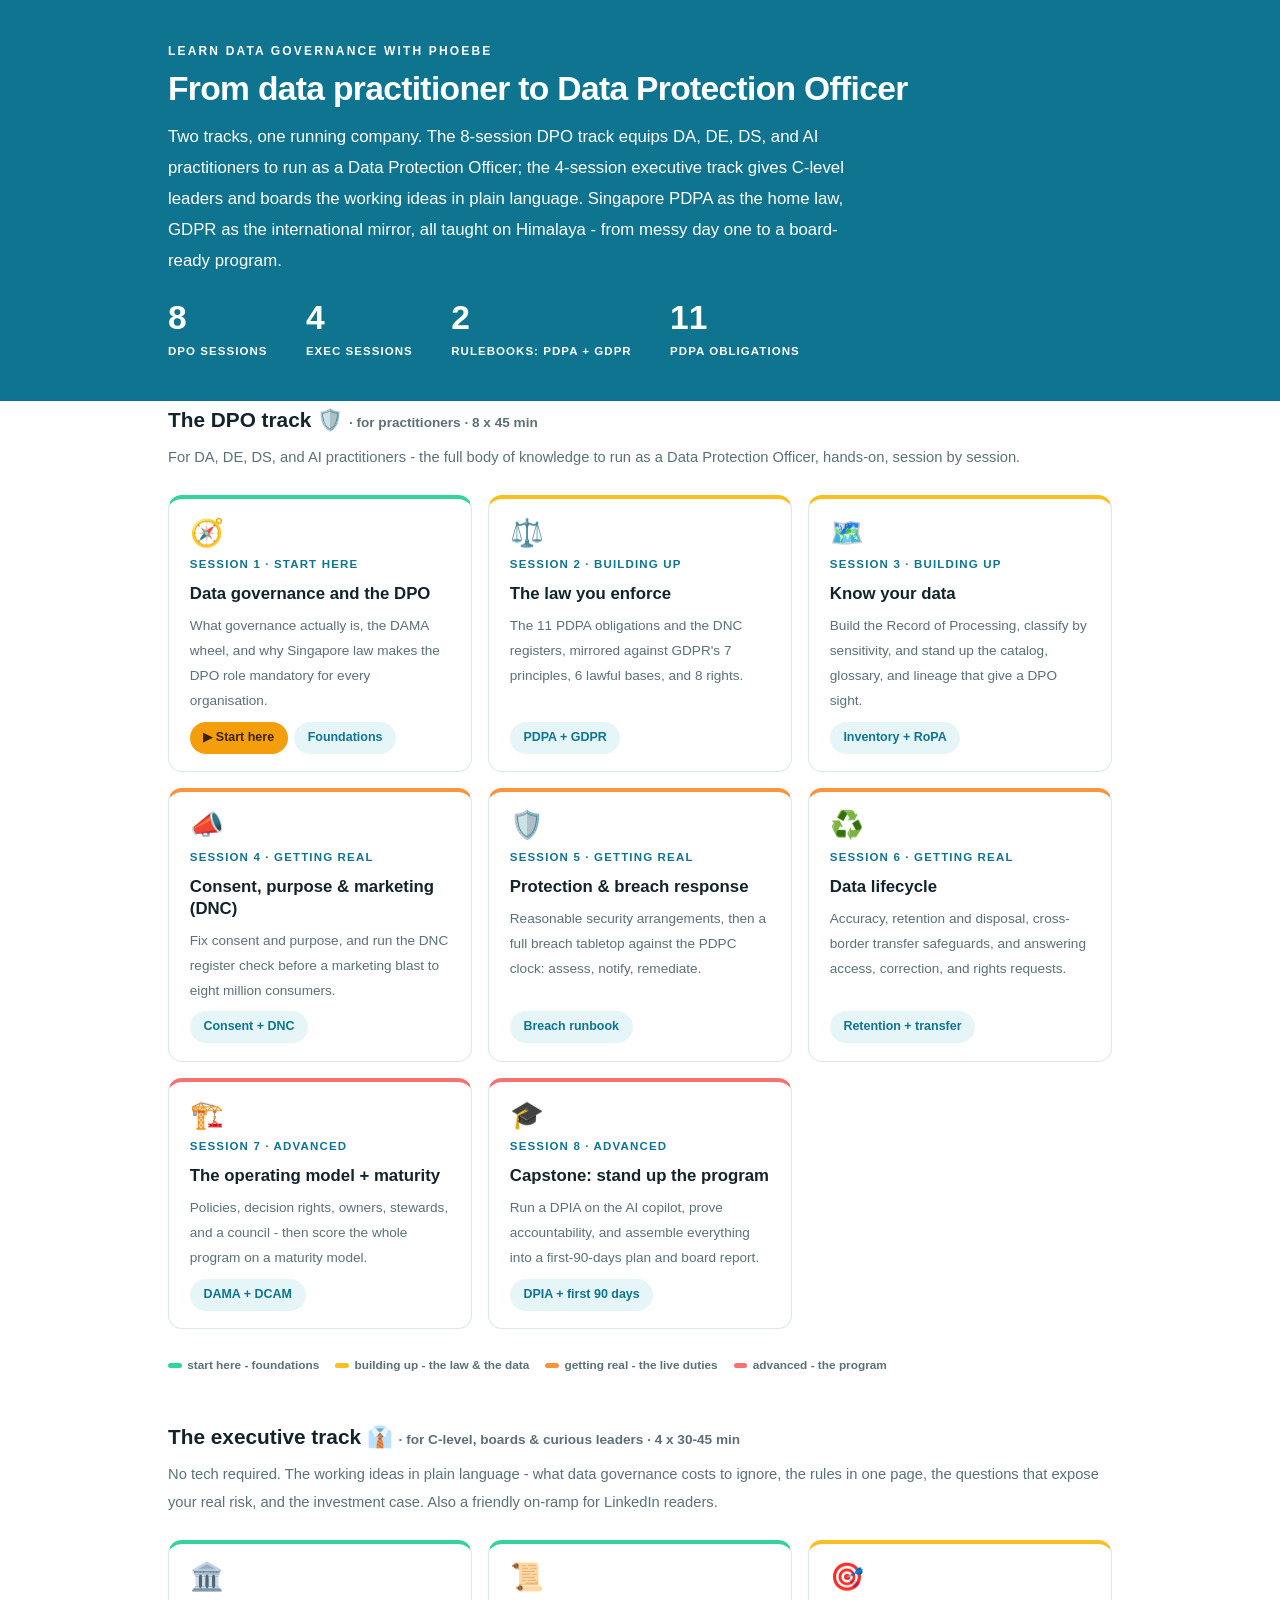
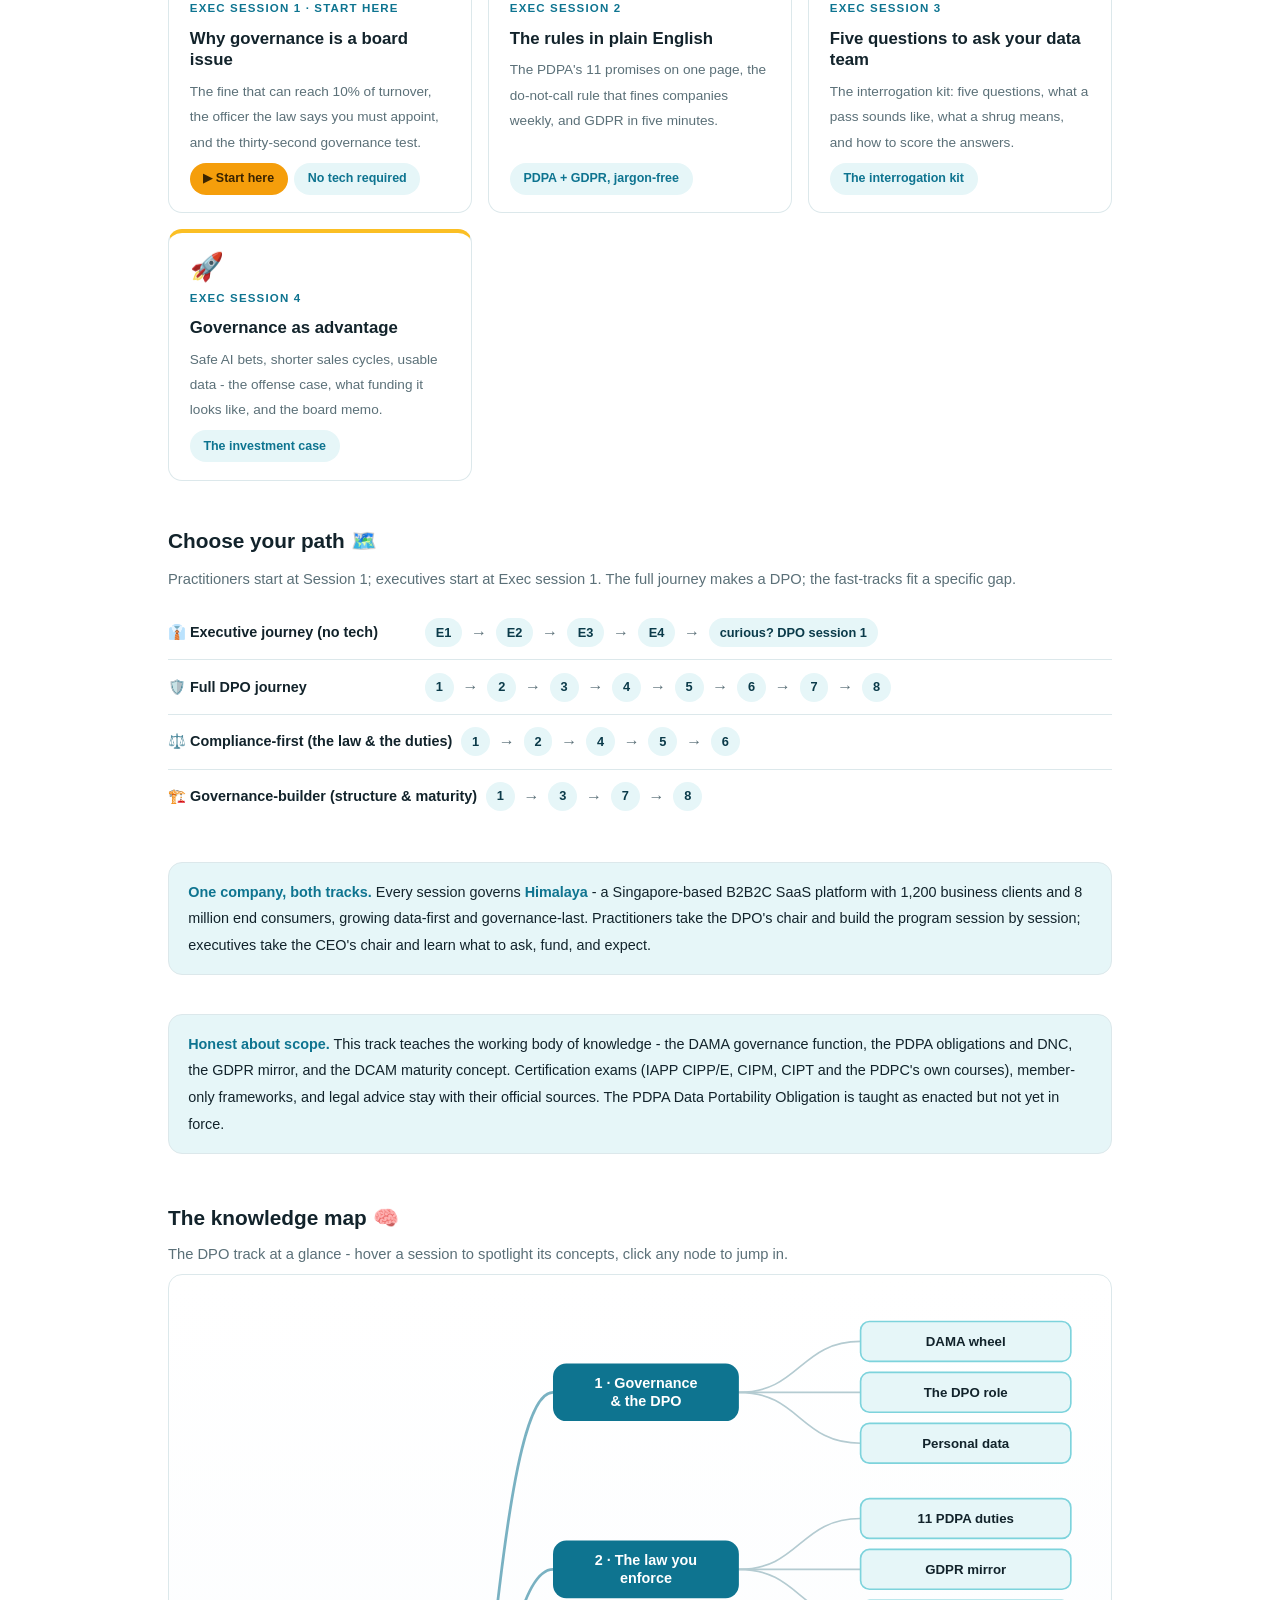
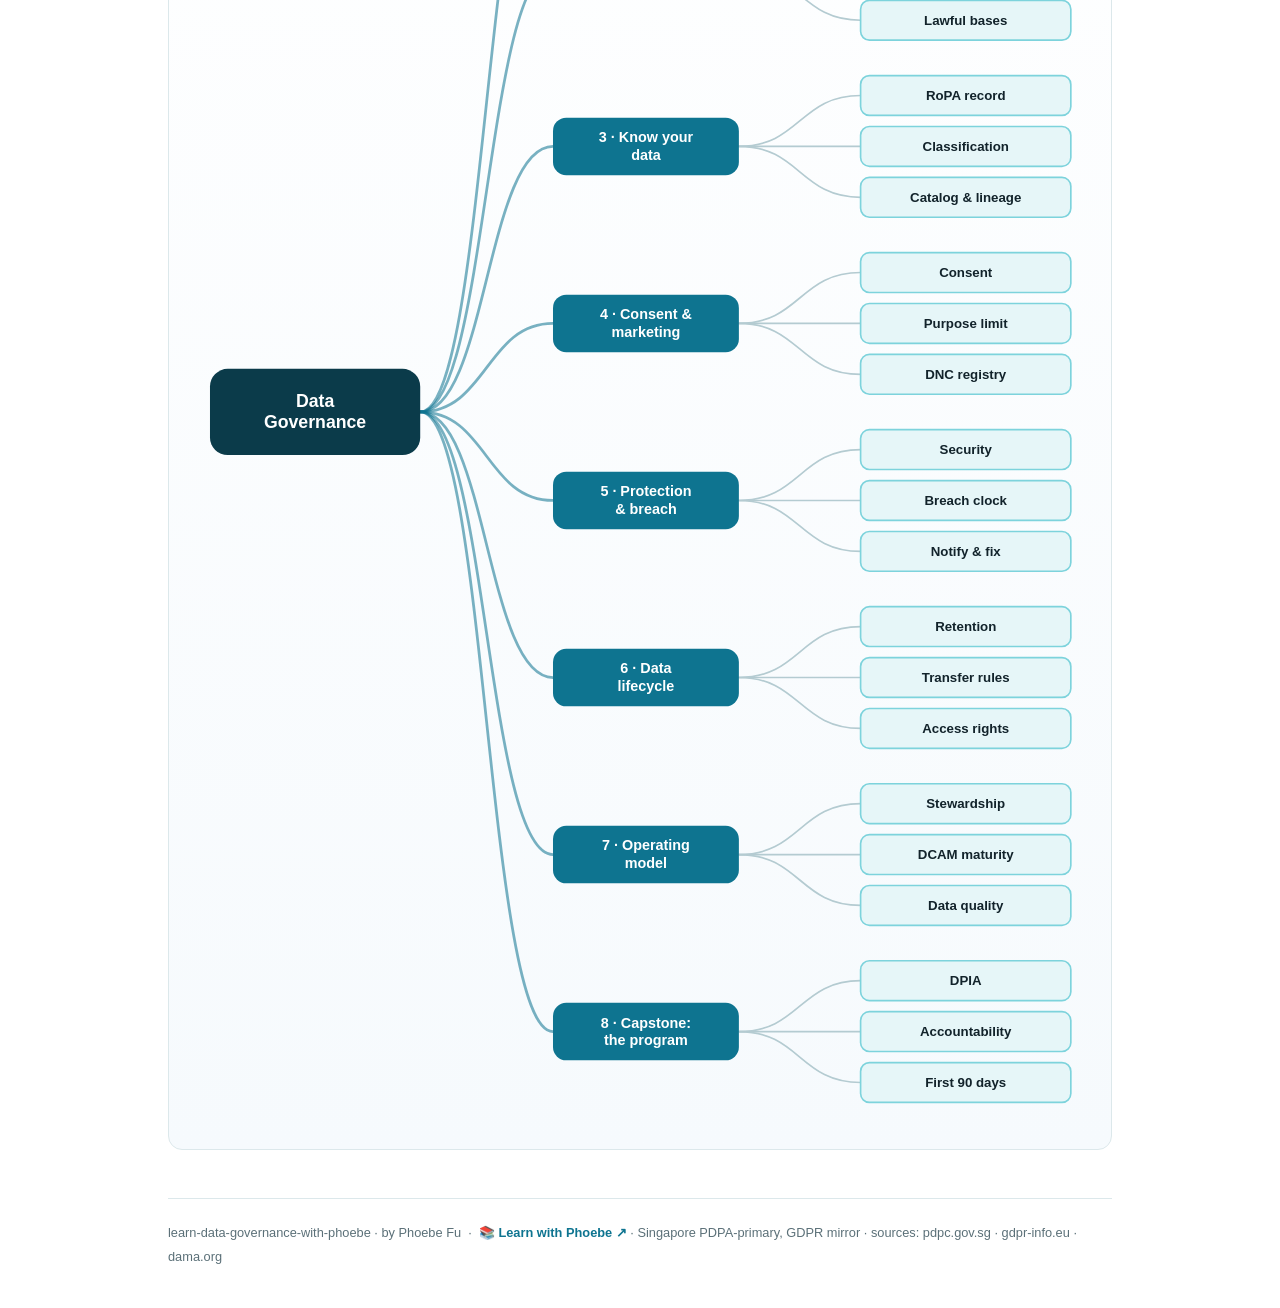
<file: index.html>
<!DOCTYPE html>
<html lang="en">
<head>
<meta charset="UTF-8">
<meta name="viewport" content="width=device-width, initial-scale=1.0">
<!-- social:start -->
<meta name="description" content="Two tracks, one running company. The 8-session DPO track equips DA, DE, DS, and AI practitioners to run as a Data Protection Officer; the 4-session executive track gives C-level leaders and...">
<meta property="og:type" content="article">
<meta property="og:site_name" content="Learn with Phoebe">
<meta property="og:title" content="learn data governance with phoebe - DPO + executive tracks">
<meta property="og:description" content="Two tracks, one running company. The 8-session DPO track equips DA, DE, DS, and AI practitioners to run as a Data Protection Officer; the 4-session executive track gives C-level leaders and...">
<meta property="og:url" content="https://phoebefu6.github.io/learn-data-governance-with-phoebe/">
<meta property="og:image" content="https://phoebefu6.github.io/learn-data-governance-with-phoebe/assets/og-cover.png">
<meta property="og:image:width" content="1200">
<meta property="og:image:height" content="630">
<meta name="twitter:card" content="summary_large_image">
<meta name="twitter:title" content="learn data governance with phoebe - DPO + executive tracks">
<meta name="twitter:description" content="Two tracks, one running company. The 8-session DPO track equips DA, DE, DS, and AI practitioners to run as a Data Protection Officer; the 4-session executive track gives C-level leaders and...">
<meta name="twitter:image" content="https://phoebefu6.github.io/learn-data-governance-with-phoebe/assets/og-cover.png">
<!-- social:end -->
<title>learn data governance with phoebe - DPO + executive tracks</title>
<link rel="stylesheet" href="assets/style.css?v=39">
<style>
  .stats-row { display: flex; gap: 2.4rem; margin-top: 1.5rem; flex-wrap: wrap; }
  .stat b { display: block; font-size: 2.1rem; font-weight: 800; line-height: 1.05; font-variant-numeric: tabular-nums; }
  .stat span { font-size: .72rem; opacity: 1; text-transform: uppercase; letter-spacing: .09em; font-weight: 600; }

  .course-grid { display: grid; grid-template-columns: repeat(auto-fit, minmax(17rem, 1fr)); gap: 1rem; margin-top: 1.5rem; }
  .course-card {
    border: 1px solid var(--hairline);
    border-top: 4px solid var(--diff, var(--indigo));
    border-radius: var(--radius);
    padding: 1.2rem 1.3rem 1.1rem;
    display: flex;
    flex-direction: column;
    gap: .5rem;
    text-decoration: none;
    color: var(--ink);
    background: #fff;
    transition: box-shadow .15s ease, border-color .15s ease, transform .15s ease;
    position: relative;
  }
  .course-card:hover { border-color: var(--indigo-soft); border-top-color: var(--diff, var(--indigo)); box-shadow: 0 8px 28px rgba(14,116,144,.14); transform: translateY(-3px); }
  .course-card .cicon { font-size: 1.7rem; line-height: 1; }
  .course-card .cnum { font-size: .72rem; font-weight: 700; color: var(--indigo); text-transform: uppercase; letter-spacing: .1em; }
  .course-card h3 { font-size: 1.05rem; font-weight: 800; line-height: 1.3; }
  .course-card p { font-size: .85rem; color: var(--muted); flex: 1; }
  .course-card .meta { display: flex; gap: .4rem; flex-wrap: wrap; }

  .diff-legend { display: flex; gap: 1rem; margin-top: 1.6rem; font-size: .74rem; color: var(--muted); font-weight: 600; flex-wrap: wrap; }
  .diff-legend i { display: inline-block; width: .85rem; height: .35rem; border-radius: 999px; margin-right: .35rem; vertical-align: middle; }

  .paths { margin-top: 2.6rem; }
  .paths h2 { font-size: 1.3rem; font-weight: 800; margin-bottom: .3rem; }
  .paths .plede { color: var(--muted); font-size: .92rem; margin-bottom: .8rem; }
  .path { display: flex; gap: .55rem; align-items: center; padding: .75rem 0; border-bottom: .5px solid var(--hairline); flex-wrap: wrap; }
  .path:last-child { border-bottom: none; }
  .path b { min-width: 15.5rem; font-size: .9rem; }
  .path .pstep { background: var(--indigo-50); color: var(--indigo-deep); border-radius: 999px; padding: .16rem .68rem; font-weight: 700; font-size: .8rem; text-decoration: none; transition: all .12s ease; }
  .path .pstep:hover { background: var(--indigo); color: #fff; }
  .path .parr { color: var(--muted); font-weight: 700; }

  .mm-section { margin-top: 1.6rem; }
  .mm-section h2 { font-size: 1.3rem; font-weight: 800; margin-bottom: .2rem; }
  .mm-section .mm-lede { color: var(--muted); font-size: .92rem; margin-bottom: .4rem; }
  .mm-wrap { border: 1px solid var(--hairline); border-radius: var(--radius); background: linear-gradient(180deg,#fff, #F6FAFD); padding: .6rem; overflow-x: auto; }
  .mm-svg { width: 100%; height: auto; display: block; max-width: 60rem; margin: 0 auto; min-width: 34rem; }
  .mm-link { cursor: pointer; text-decoration: none; }
  .mm-node rect { transition: opacity .15s ease, filter .15s ease; }
  .mm-node text { pointer-events: none; }
  .mm-link:hover .mm-node rect { filter: brightness(1.06); }
  .mm-edge { transition: opacity .15s ease; }

  .noteband { margin-top: 2.4rem; background: var(--indigo-50); border: 1px solid var(--hairline); border-radius: var(--radius); padding: 1rem 1.2rem; font-size: .9rem; color: var(--ink); }
  .noteband b { color: var(--indigo); }
</style>
</head>
<body>

<header class="masthead">
  <div class="wrap">
    <div class="eyebrow">Learn Data Governance with Phoebe</div>
    <h1>From data practitioner to <span class="accent">Data Protection Officer</span></h1>
    <p class="sub">Two tracks, one running company. The 8-session DPO track equips DA, DE, DS, and AI practitioners to run as a Data Protection Officer; the 4-session executive track gives C-level leaders and boards the working ideas in plain language. Singapore PDPA as the home law, GDPR as the international mirror, all taught on Himalaya - from messy day one to a board-ready program.</p>
    <div class="stats-row">
      <div class="stat"><b data-count="8">8</b><span>DPO sessions</span></div>
      <div class="stat"><b data-count="4">4</b><span>exec sessions</span></div>
      <div class="stat"><b data-count="2">2</b><span>rulebooks: PDPA + GDPR</span></div>
      <div class="stat"><b data-count="11">11</b><span>PDPA obligations</span></div>
    </div>
  </div>
</header>

<main class="wrap">
  

  <section class="section">
    <div class="paths" style="margin-top:0">
      <h2>The DPO track 🛡️ <span style="font-size:.85rem;font-weight:600;color:var(--muted)">· for practitioners · 8 x 45 min</span></h2>
      <p class="plede">For DA, DE, DS, and AI practitioners - the full body of knowledge to run as a Data Protection Officer, hands-on, session by session.</p>
    </div>
    <div class="course-grid">
      <a class="course-card" href="courses/01-foundations.html" style="--diff:#34D399">
        <span class="cicon">🧭</span>
        <span class="cnum">Session 1 · start here</span>
        <h3>Data governance and the DPO</h3>
        <p>What governance actually is, the DAMA wheel, and why Singapore law makes the DPO role mandatory for every organisation.</p>
        <span class="meta"><span class="pill amber">▶ Start here</span><span class="pill light">Foundations</span></span>
      </a>
      <a class="course-card" href="courses/02-the-law.html" style="--diff:#FBBF24">
        <span class="cicon">⚖️</span>
        <span class="cnum">Session 2 · building up</span>
        <h3>The law you enforce</h3>
        <p>The 11 PDPA obligations and the DNC registers, mirrored against GDPR's 7 principles, 6 lawful bases, and 8 rights.</p>
        <span class="meta"><span class="pill light">PDPA + GDPR</span></span>
      </a>
      <a class="course-card" href="courses/03-know-your-data.html" style="--diff:#FBBF24">
        <span class="cicon">🗺️</span>
        <span class="cnum">Session 3 · building up</span>
        <h3>Know your data</h3>
        <p>Build the Record of Processing, classify by sensitivity, and stand up the catalog, glossary, and lineage that give a DPO sight.</p>
        <span class="meta"><span class="pill light">Inventory + RoPA</span></span>
      </a>
      <a class="course-card" href="courses/04-consent-and-marketing.html" style="--diff:#FB923C">
        <span class="cicon">📣</span>
        <span class="cnum">Session 4 · getting real</span>
        <h3>Consent, purpose &amp; marketing (DNC)</h3>
        <p>Fix consent and purpose, and run the DNC register check before a marketing blast to eight million consumers.</p>
        <span class="meta"><span class="pill light">Consent + DNC</span></span>
      </a>
      <a class="course-card" href="courses/05-protection-and-breach.html" style="--diff:#FB923C">
        <span class="cicon">🛡️</span>
        <span class="cnum">Session 5 · getting real</span>
        <h3>Protection &amp; breach response</h3>
        <p>Reasonable security arrangements, then a full breach tabletop against the PDPC clock: assess, notify, remediate.</p>
        <span class="meta"><span class="pill light">Breach runbook</span></span>
      </a>
      <a class="course-card" href="courses/06-data-lifecycle.html" style="--diff:#FB923C">
        <span class="cicon">♻️</span>
        <span class="cnum">Session 6 · getting real</span>
        <h3>Data lifecycle</h3>
        <p>Accuracy, retention and disposal, cross-border transfer safeguards, and answering access, correction, and rights requests.</p>
        <span class="meta"><span class="pill light">Retention + transfer</span></span>
      </a>
      <a class="course-card" href="courses/07-operating-model.html" style="--diff:#F87171">
        <span class="cicon">🏗️</span>
        <span class="cnum">Session 7 · advanced</span>
        <h3>The operating model + maturity</h3>
        <p>Policies, decision rights, owners, stewards, and a council - then score the whole program on a maturity model.</p>
        <span class="meta"><span class="pill light">DAMA + DCAM</span></span>
      </a>
      <a class="course-card" href="courses/08-capstone.html" style="--diff:#F87171">
        <span class="cicon">🎓</span>
        <span class="cnum">Session 8 · advanced</span>
        <h3>Capstone: stand up the program</h3>
        <p>Run a DPIA on the AI copilot, prove accountability, and assemble everything into a first-90-days plan and board report.</p>
        <span class="meta"><span class="pill light">DPIA + first 90 days</span></span>
      </a>
    </div>
    <div class="diff-legend">
      <span><i style="background:#34D399"></i>start here - foundations</span>
      <span><i style="background:#FBBF24"></i>building up - the law &amp; the data</span>
      <span><i style="background:#FB923C"></i>getting real - the live duties</span>
      <span><i style="background:#F87171"></i>advanced - the program</span>
    </div>

    <div class="paths">
      <h2>The executive track 👔 <span style="font-size:.85rem;font-weight:600;color:var(--muted)">· for C-level, boards &amp; curious leaders · 4 x 30-45 min</span></h2>
      <p class="plede">No tech required. The working ideas in plain language - what data governance costs to ignore, the rules in one page, the questions that expose your real risk, and the investment case. Also a friendly on-ramp for LinkedIn readers.</p>
    </div>
    <div class="course-grid">
      <a class="course-card" href="courses/e1-board-issue.html" style="--diff:#34D399">
        <span class="cicon">🏛️</span>
        <span class="cnum">Exec session 1 · start here</span>
        <h3>Why governance is a board issue</h3>
        <p>The fine that can reach 10% of turnover, the officer the law says you must appoint, and the thirty-second governance test.</p>
        <span class="meta"><span class="pill amber">▶ Start here</span><span class="pill light">No tech required</span></span>
      </a>
      <a class="course-card" href="courses/e2-rules-plain-english.html" style="--diff:#34D399">
        <span class="cicon">📜</span>
        <span class="cnum">Exec session 2</span>
        <h3>The rules in plain English</h3>
        <p>The PDPA's 11 promises on one page, the do-not-call rule that fines companies weekly, and GDPR in five minutes.</p>
        <span class="meta"><span class="pill light">PDPA + GDPR, jargon-free</span></span>
      </a>
      <a class="course-card" href="courses/e3-five-questions.html" style="--diff:#FBBF24">
        <span class="cicon">🎯</span>
        <span class="cnum">Exec session 3</span>
        <h3>Five questions to ask your data team</h3>
        <p>The interrogation kit: five questions, what a pass sounds like, what a shrug means, and how to score the answers.</p>
        <span class="meta"><span class="pill light">The interrogation kit</span></span>
      </a>
      <a class="course-card" href="courses/e4-governance-advantage.html" style="--diff:#FBBF24">
        <span class="cicon">🚀</span>
        <span class="cnum">Exec session 4</span>
        <h3>Governance as advantage</h3>
        <p>Safe AI bets, shorter sales cycles, usable data - the offense case, what funding it looks like, and the board memo.</p>
        <span class="meta"><span class="pill light">The investment case</span></span>
      </a>
    </div>

    <div class="paths">
      <h2>Choose your path 🗺️</h2>
      <p class="plede">Practitioners start at Session 1; executives start at Exec session 1. The full journey makes a DPO; the fast-tracks fit a specific gap.</p>
      <div class="path"><b>👔 Executive journey (no tech)</b>
        <a class="pstep" href="courses/e1-board-issue.html">E1</a><span class="parr">→</span>
        <a class="pstep" href="courses/e2-rules-plain-english.html">E2</a><span class="parr">→</span>
        <a class="pstep" href="courses/e3-five-questions.html">E3</a><span class="parr">→</span>
        <a class="pstep" href="courses/e4-governance-advantage.html">E4</a><span class="parr">→</span>
        <a class="pstep" href="courses/01-foundations.html">curious? DPO session 1</a>
      </div>
      <div class="path"><b>🛡️ Full DPO journey</b>
        <a class="pstep" href="courses/01-foundations.html">1</a><span class="parr">→</span>
        <a class="pstep" href="courses/02-the-law.html">2</a><span class="parr">→</span>
        <a class="pstep" href="courses/03-know-your-data.html">3</a><span class="parr">→</span>
        <a class="pstep" href="courses/04-consent-and-marketing.html">4</a><span class="parr">→</span>
        <a class="pstep" href="courses/05-protection-and-breach.html">5</a><span class="parr">→</span>
        <a class="pstep" href="courses/06-data-lifecycle.html">6</a><span class="parr">→</span>
        <a class="pstep" href="courses/07-operating-model.html">7</a><span class="parr">→</span>
        <a class="pstep" href="courses/08-capstone.html">8</a>
      </div>
      <div class="path"><b>⚖️ Compliance-first (the law &amp; the duties)</b>
        <a class="pstep" href="courses/01-foundations.html">1</a><span class="parr">→</span>
        <a class="pstep" href="courses/02-the-law.html">2</a><span class="parr">→</span>
        <a class="pstep" href="courses/04-consent-and-marketing.html">4</a><span class="parr">→</span>
        <a class="pstep" href="courses/05-protection-and-breach.html">5</a><span class="parr">→</span>
        <a class="pstep" href="courses/06-data-lifecycle.html">6</a>
      </div>
      <div class="path"><b>🏗️ Governance-builder (structure &amp; maturity)</b>
        <a class="pstep" href="courses/01-foundations.html">1</a><span class="parr">→</span>
        <a class="pstep" href="courses/03-know-your-data.html">3</a><span class="parr">→</span>
        <a class="pstep" href="courses/07-operating-model.html">7</a><span class="parr">→</span>
        <a class="pstep" href="courses/08-capstone.html">8</a>
      </div>
    </div>

    <div class="noteband">
      <b>One company, both tracks.</b> Every session governs <b>Himalaya</b> - a Singapore-based B2B2C SaaS platform with 1,200 business clients and 8 million end consumers, growing data-first and governance-last. Practitioners take the DPO's chair and build the program session by session; executives take the CEO's chair and learn what to ask, fund, and expect.
    </div>

    <div class="noteband">
      <b>Honest about scope.</b> This track teaches the working body of knowledge - the DAMA governance function, the PDPA obligations and DNC, the GDPR mirror, and the DCAM maturity concept. Certification exams (IAPP CIPP/E, CIPM, CIPT and the PDPC's own courses), member-only frameworks, and legal advice stay with their official sources. The PDPA Data Portability Obligation is taught as enacted but not yet in force.
    </div>
  </section>

  <section class="section mm-section">
    <h2>The knowledge map 🧠</h2>
    <p class="mm-lede">The DPO track at a glance - hover a session to spotlight its concepts, click any node to jump in.</p>
    <div class="mm-wrap"><div id="mindmap"></div></div>
  </section>

  <footer class="pagefoot">
    <span>learn-data-governance-with-phoebe · by Phoebe Fu &nbsp;·&nbsp; 📚 <a href="https://phoebefu6.github.io/learn-with-phoebe/">Learn with Phoebe ↗</a> · Singapore PDPA-primary, GDPR mirror · sources: pdpc.gov.sg · gdpr-info.eu · dama.org</span>
  </footer>
</main>

<script>
window.MINDMAP_DATA = {
  title: "Data\nGovernance",
  centerColor: "#0B3B4A",
  sessions: [
    { label: "Governance\n& the DPO", href: "courses/01-foundations.html", color: "#34D399",
      concepts: [
        { label: "DAMA wheel", href: "courses/01-foundations.html" },
        { label: "The DPO role", href: "courses/01-foundations.html" },
        { label: "Personal data", href: "courses/01-foundations.html" } ] },
    { label: "The law you\nenforce", href: "courses/02-the-law.html", color: "#FBBF24",
      concepts: [
        { label: "11 PDPA duties", href: "courses/02-the-law.html" },
        { label: "GDPR mirror", href: "courses/02-the-law.html" },
        { label: "Lawful bases", href: "courses/02-the-law.html" } ] },
    { label: "Know your\ndata", href: "courses/03-know-your-data.html", color: "#FBBF24",
      concepts: [
        { label: "RoPA record", href: "courses/03-know-your-data.html" },
        { label: "Classification", href: "courses/03-know-your-data.html" },
        { label: "Catalog & lineage", href: "courses/03-know-your-data.html" } ] },
    { label: "Consent &\nmarketing", href: "courses/04-consent-and-marketing.html", color: "#FB923C",
      concepts: [
        { label: "Consent", href: "courses/04-consent-and-marketing.html" },
        { label: "Purpose limit", href: "courses/04-consent-and-marketing.html" },
        { label: "DNC registry", href: "courses/04-consent-and-marketing.html" } ] },
    { label: "Protection\n& breach", href: "courses/05-protection-and-breach.html", color: "#FB923C",
      concepts: [
        { label: "Security", href: "courses/05-protection-and-breach.html" },
        { label: "Breach clock", href: "courses/05-protection-and-breach.html" },
        { label: "Notify & fix", href: "courses/05-protection-and-breach.html" } ] },
    { label: "Data\nlifecycle", href: "courses/06-data-lifecycle.html", color: "#FB923C",
      concepts: [
        { label: "Retention", href: "courses/06-data-lifecycle.html" },
        { label: "Transfer rules", href: "courses/06-data-lifecycle.html" },
        { label: "Access rights", href: "courses/06-data-lifecycle.html" } ] },
    { label: "Operating\nmodel", href: "courses/07-operating-model.html", color: "#F87171",
      concepts: [
        { label: "Stewardship", href: "courses/07-operating-model.html" },
        { label: "DCAM maturity", href: "courses/07-operating-model.html" },
        { label: "Data quality", href: "courses/07-operating-model.html" } ] },
    { label: "Capstone:\nthe program", href: "courses/08-capstone.html", color: "#F87171",
      concepts: [
        { label: "DPIA", href: "courses/08-capstone.html" },
        { label: "Accountability", href: "courses/08-capstone.html" },
        { label: "First 90 days", href: "courses/08-capstone.html" } ] }
  ]
};
</script>
<script src="assets/mindmap.js?v=17"></script>
<script src="assets/app.js?v=36"></script>
</body>
</html>
</file>
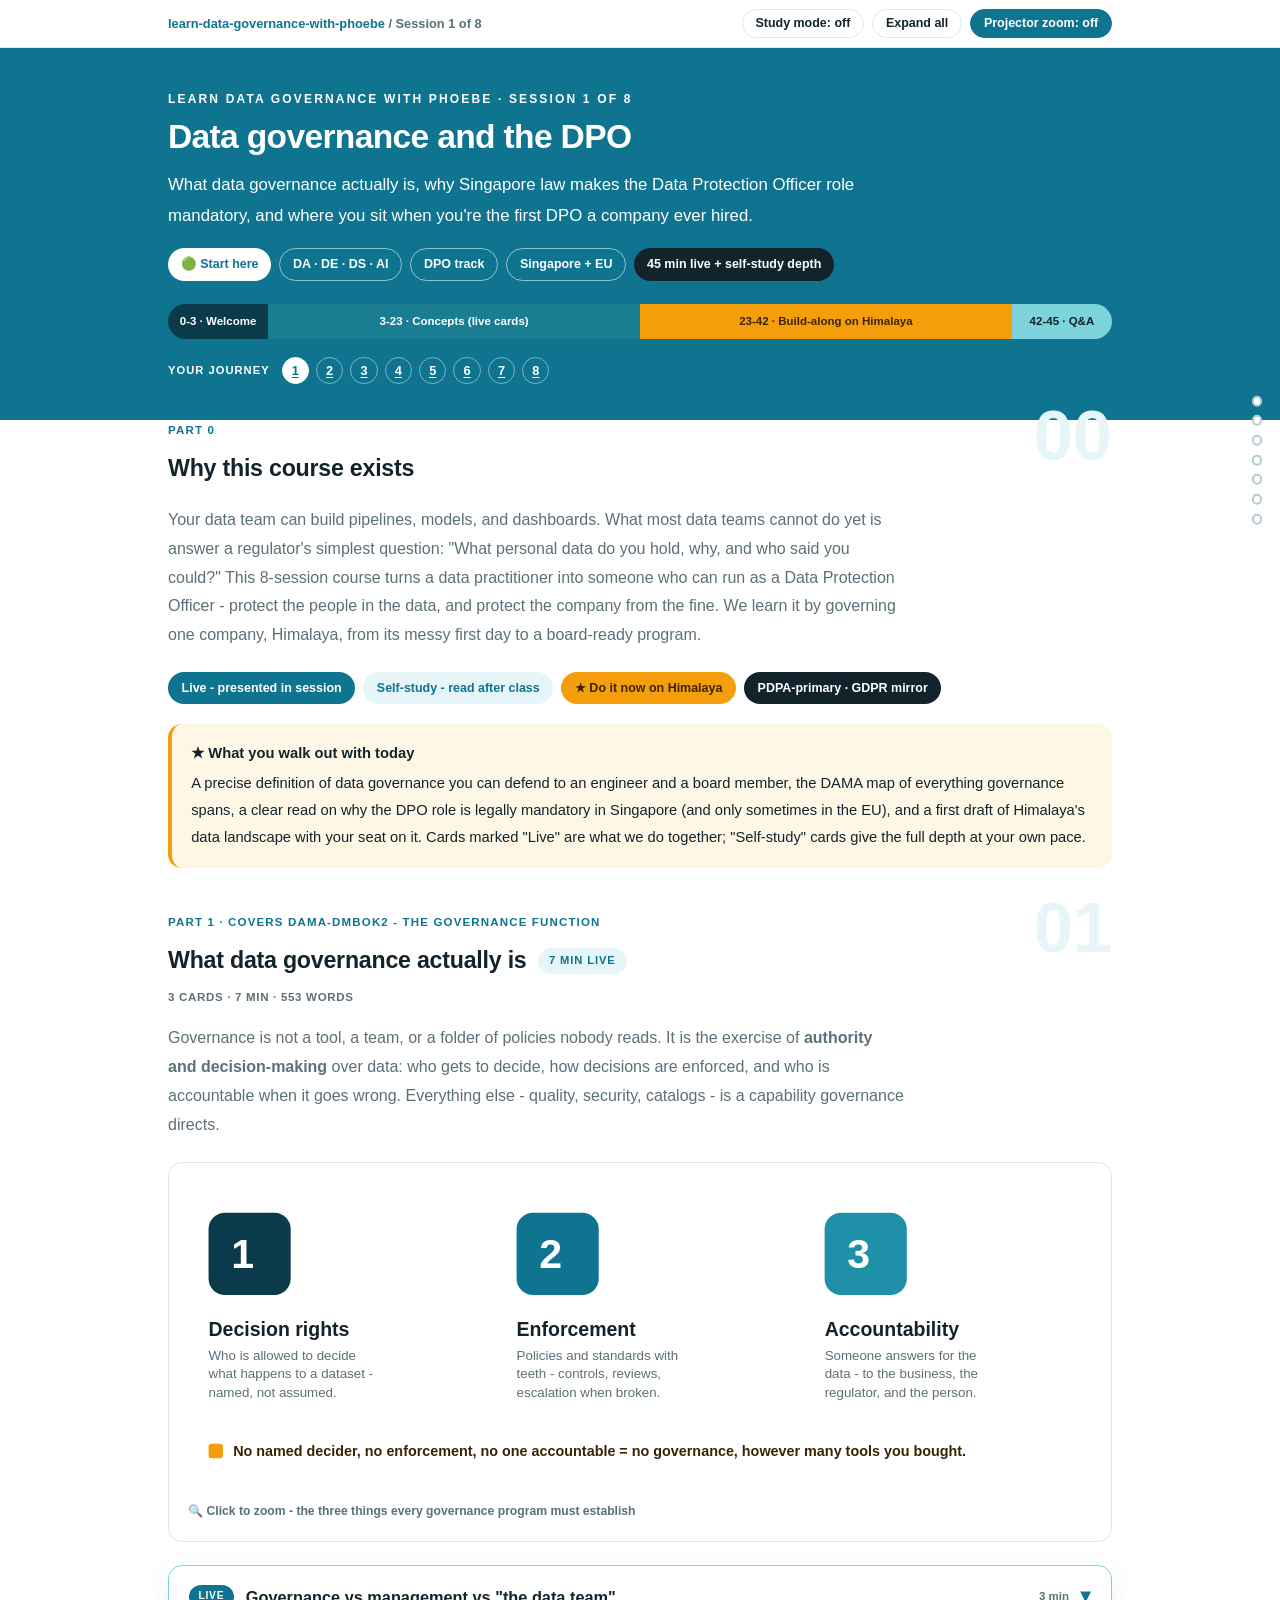
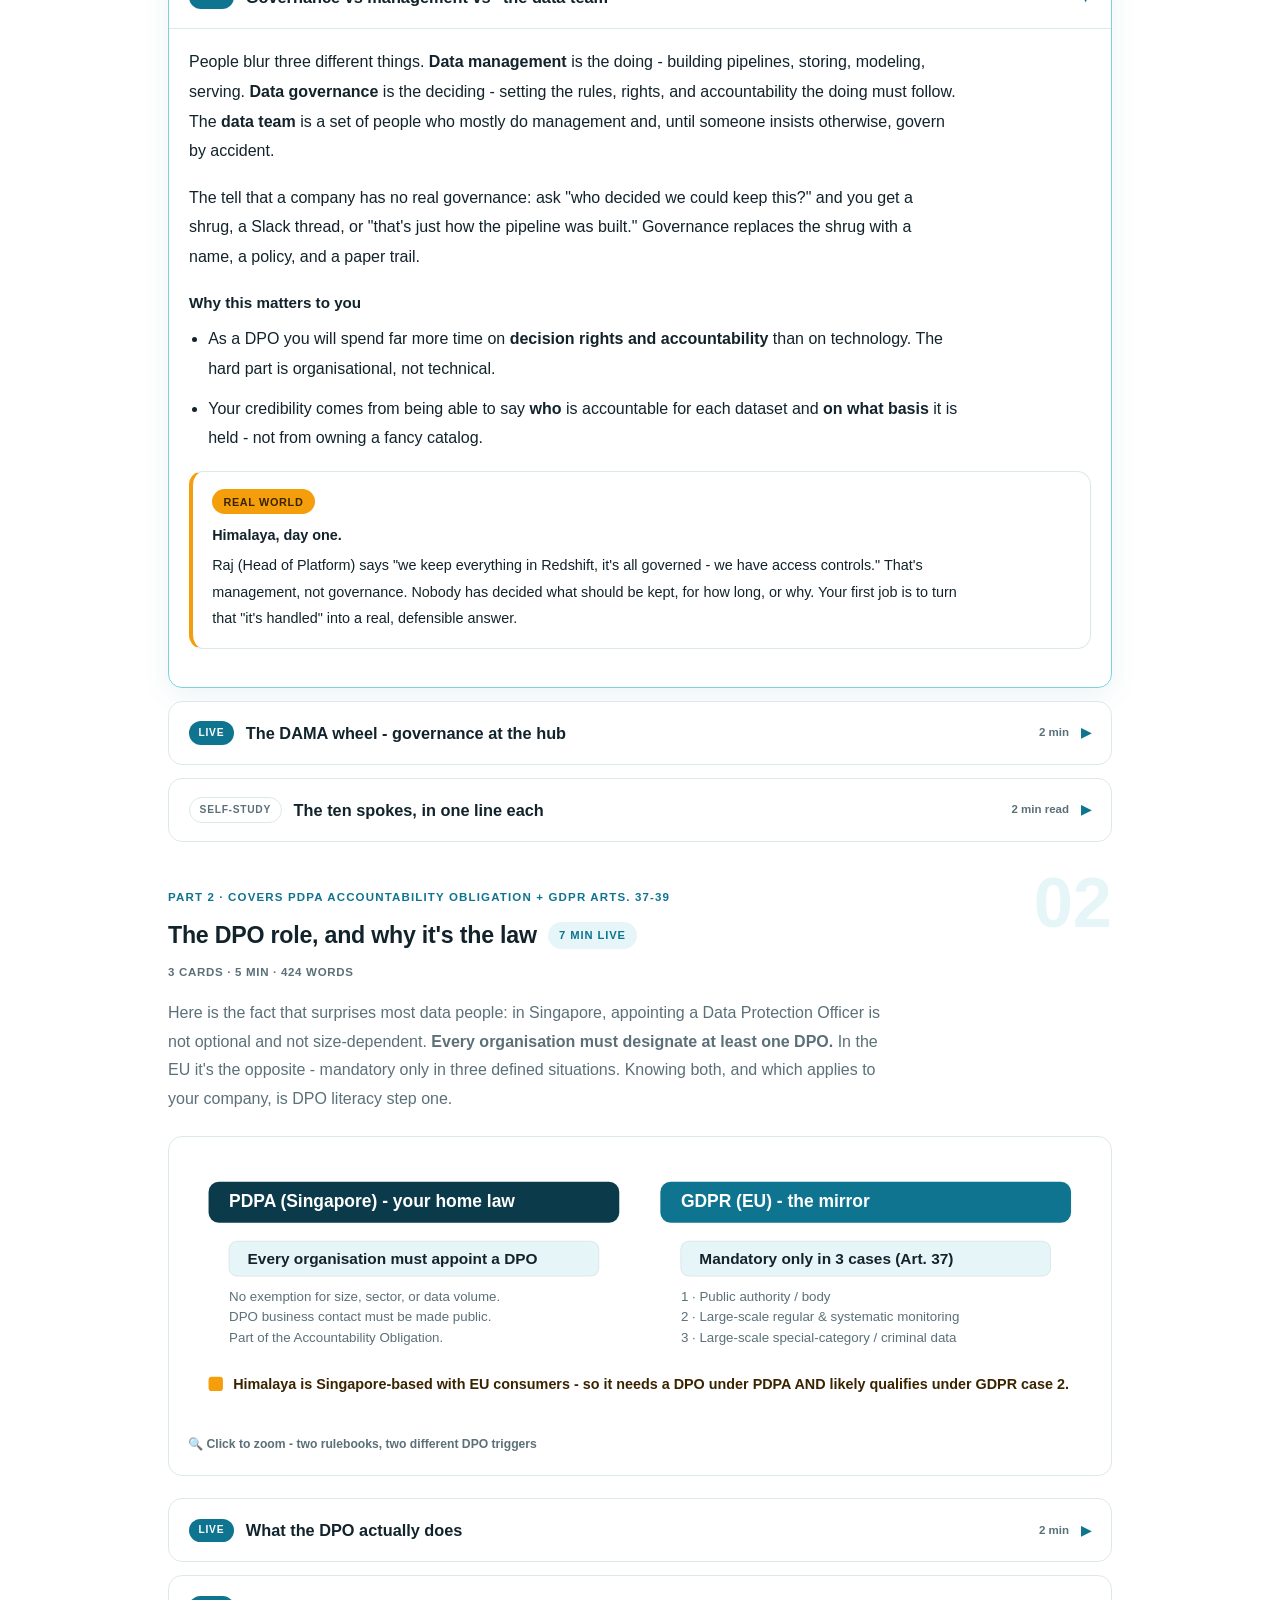
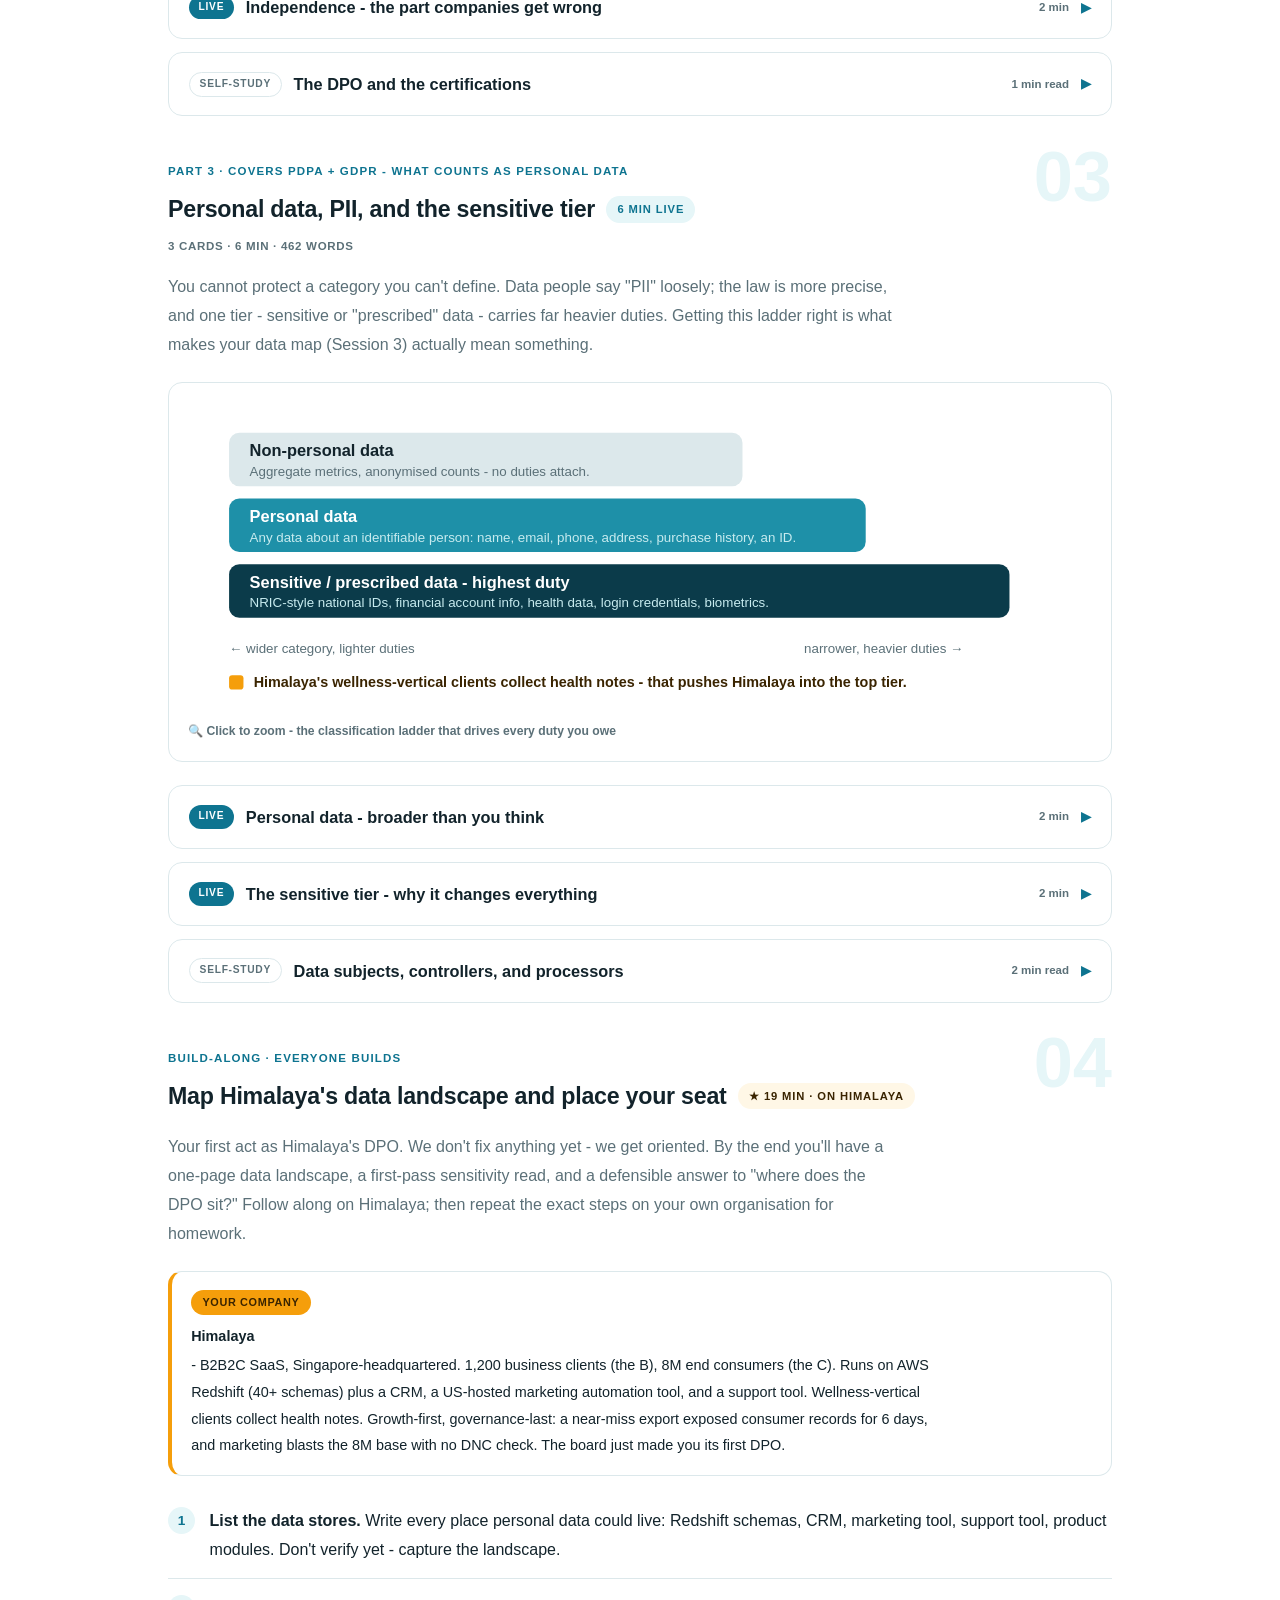
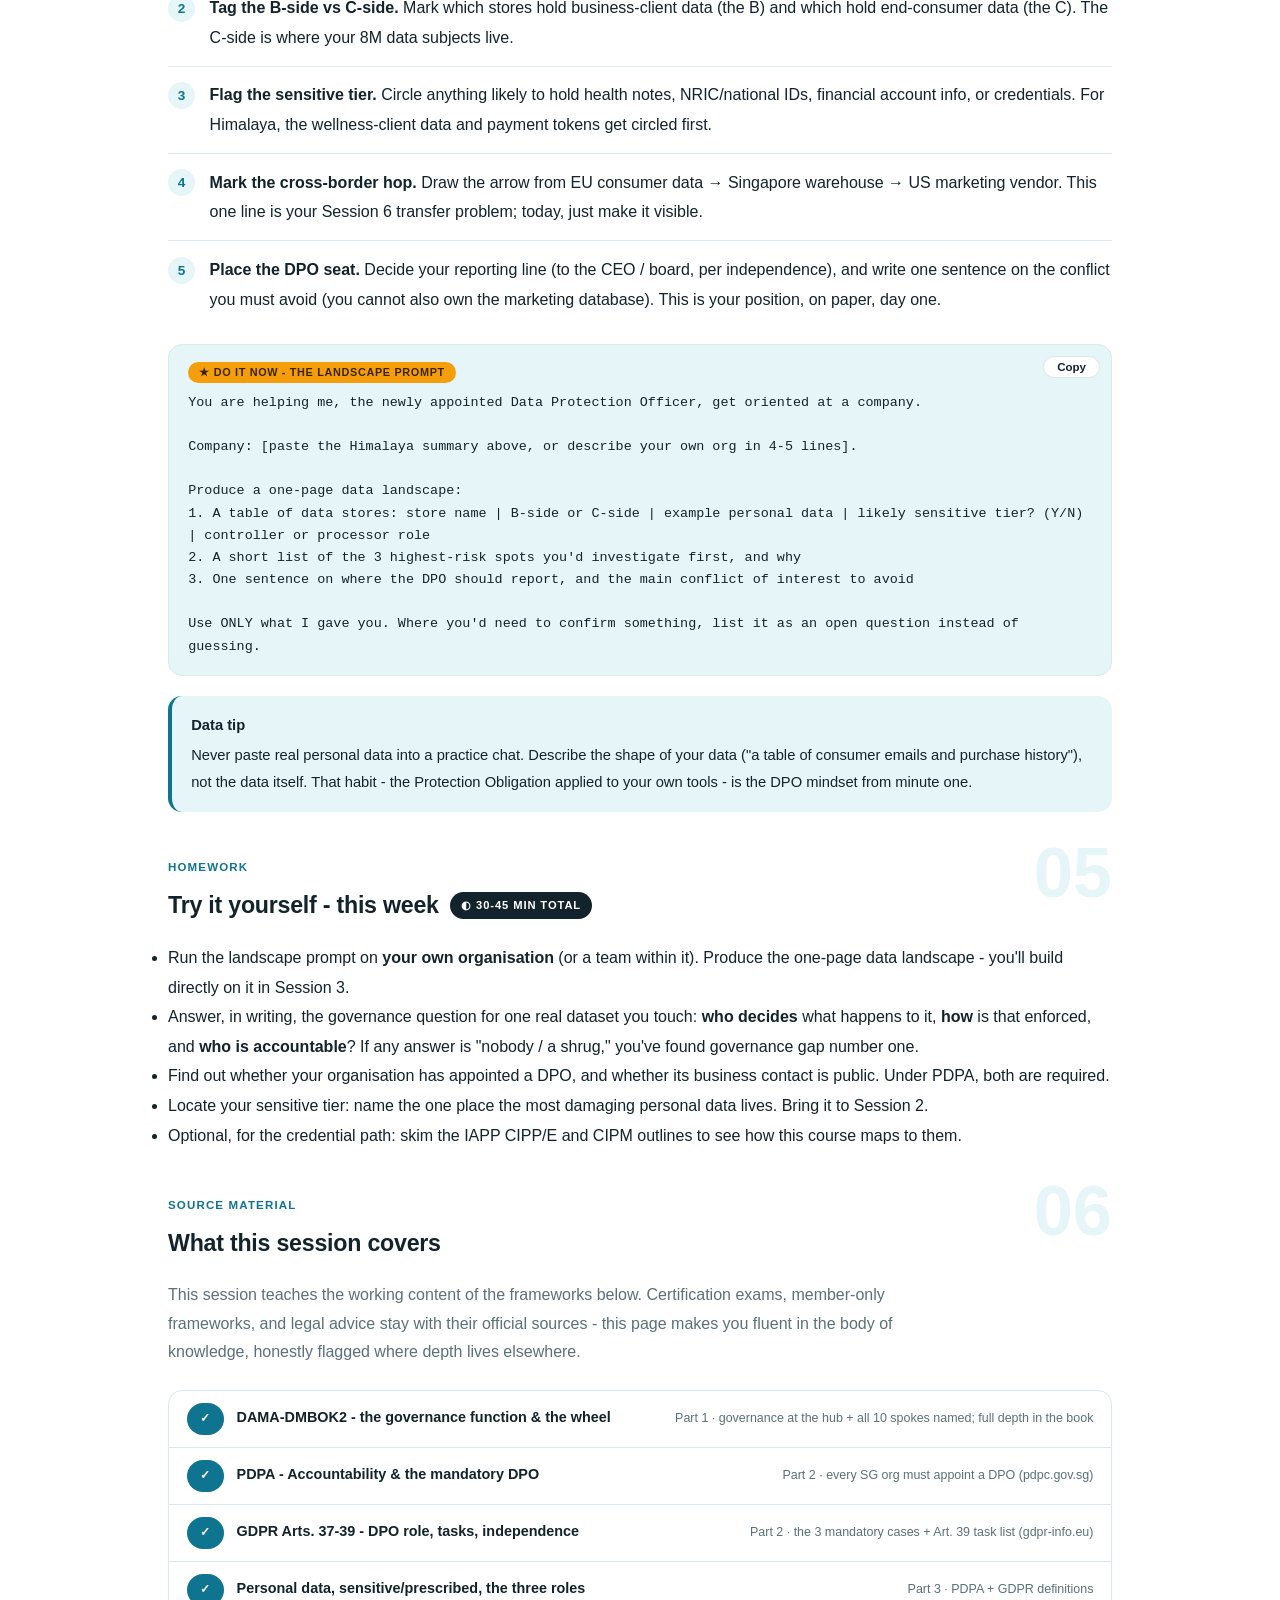
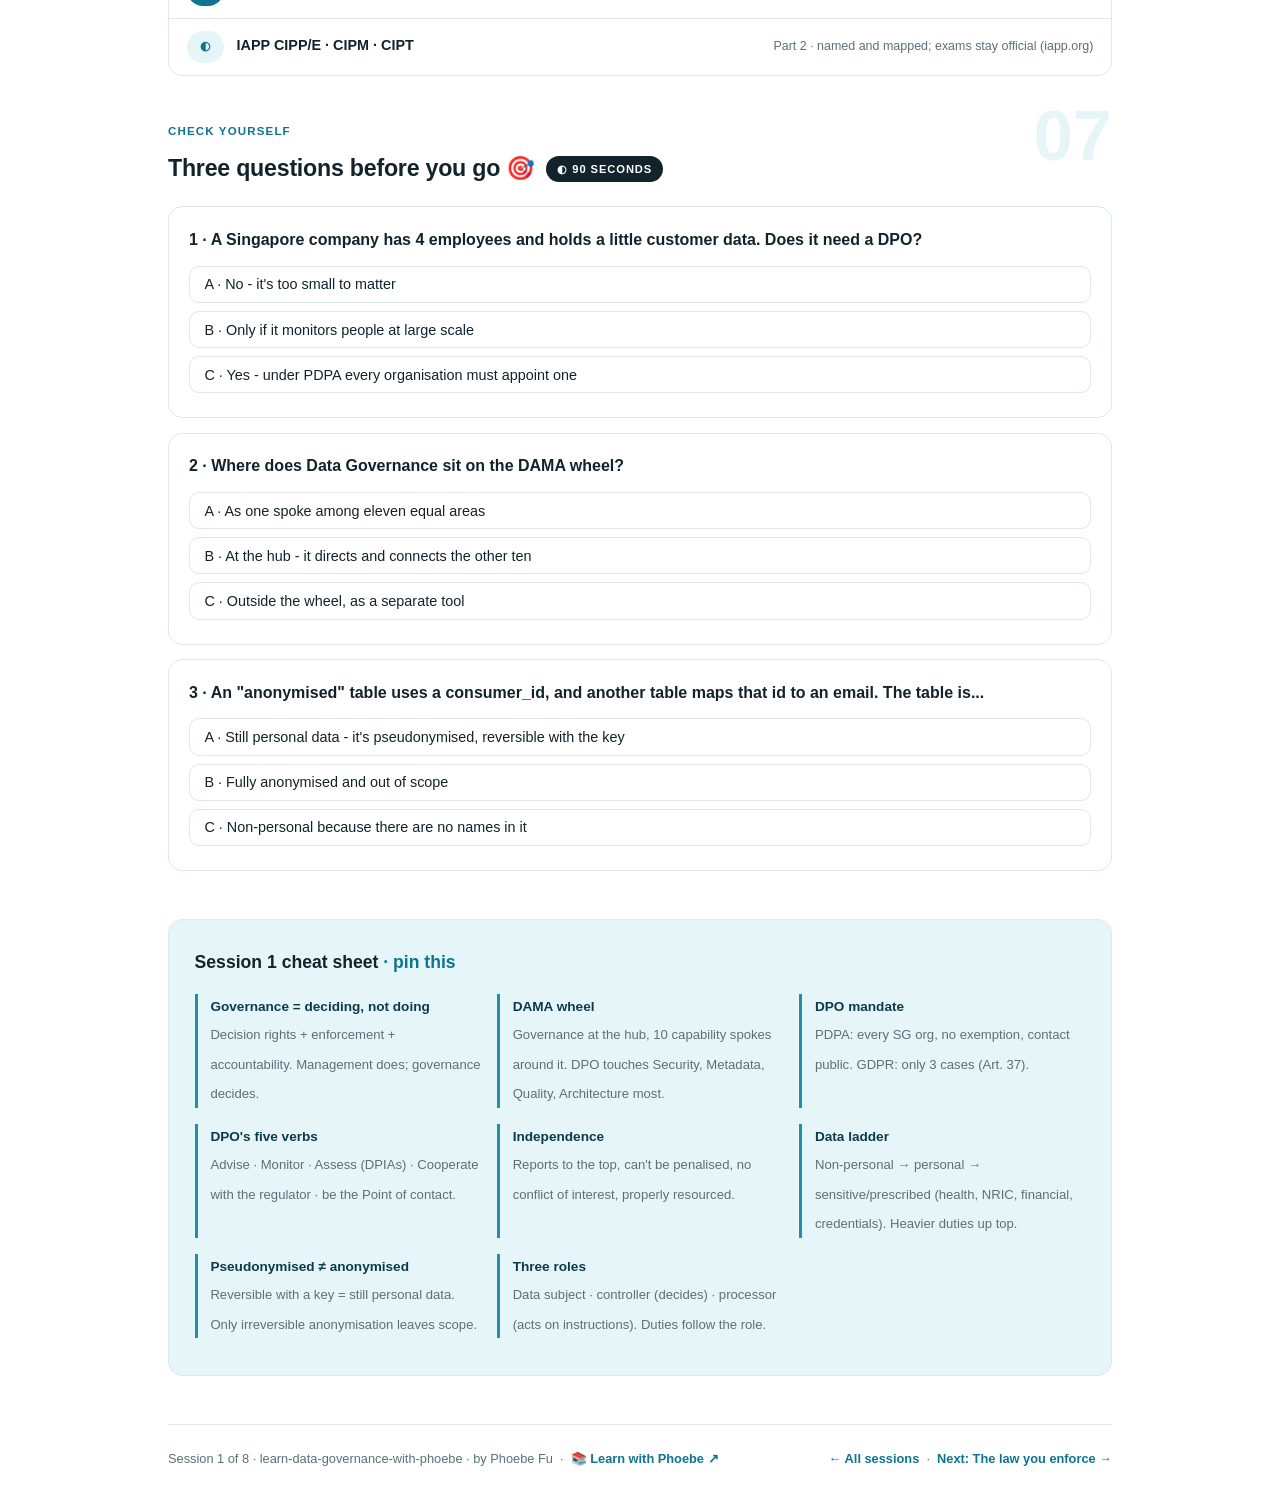
<file: courses/01-foundations.html>
<!DOCTYPE html>
<html lang="en">
<head>
<meta charset="UTF-8">
<meta name="viewport" content="width=device-width, initial-scale=1.0">
<!-- social:start -->
<meta name="description" content="Your data team can build pipelines, models, and dashboards. What most data teams cannot do yet is answer a regulator&#x27;s simplest question: &quot;What personal data do you hold, why, and who said...">
<meta property="og:type" content="article">
<meta property="og:site_name" content="Learn with Phoebe">
<meta property="og:title" content="Data governance and the DPO - learn data governance with phoebe">
<meta property="og:description" content="Your data team can build pipelines, models, and dashboards. What most data teams cannot do yet is answer a regulator&#x27;s simplest question: &quot;What personal data do you hold, why, and who said...">
<meta property="og:url" content="https://phoebefu6.github.io/learn-data-governance-with-phoebe/courses/01-foundations.html">
<meta property="og:image" content="https://phoebefu6.github.io/learn-data-governance-with-phoebe/assets/og-cover.png">
<meta property="og:image:width" content="1200">
<meta property="og:image:height" content="630">
<meta name="twitter:card" content="summary_large_image">
<meta name="twitter:title" content="Data governance and the DPO - learn data governance with phoebe">
<meta name="twitter:description" content="Your data team can build pipelines, models, and dashboards. What most data teams cannot do yet is answer a regulator&#x27;s simplest question: &quot;What personal data do you hold, why, and who said...">
<meta name="twitter:image" content="https://phoebefu6.github.io/learn-data-governance-with-phoebe/assets/og-cover.png">
<!-- social:end -->
<title>Session 1 · Data governance and the DPO - learn data governance with phoebe</title>
<link rel="stylesheet" href="../assets/style.css?v=38">
</head>
<body>

<div class="toolbar">
  <div class="wrap">
    <span class="crumb"><a href="../index.html">learn-data-governance-with-phoebe</a> / Session 1 of 8</span>
    <button class="btn" id="toggle-all" type="button">Expand all</button>
    <button class="btn primary" id="zoom-toggle" type="button">Projector zoom: off</button>
  </div>
</div>

<header class="masthead">
  <div class="wrap">
    <div class="eyebrow">Learn Data Governance with Phoebe · Session 1 of 8</div>
    <h1>Data governance and the <span class="accent">DPO</span></h1>
    <p class="sub">What data governance actually is, why Singapore law makes the Data Protection Officer role mandatory, and where you sit when you're the first DPO a company ever hired.</p>
    <div class="chip-row">
      <span class="chip level">🟢 Start here</span>
      <span class="chip audience">DA · DE · DS · AI</span>
      <span class="chip audience">DPO track</span>
      <span class="chip audience">Singapore + EU</span>
      <span class="chip time">45 min live + self-study depth</span>
    </div>
    <div class="agenda">
      <span class="a1" style="flex:1">0-3 · Welcome</span>
      <span class="a2" style="flex:4">3-23 · Concepts (live cards)</span>
      <span class="a3" style="flex:4">23-42 · Build-along on Himalaya</span>
      <span class="a4" style="flex:1">42-45 · Q&amp;A</span>
    </div>
  </div>
</header>

<main class="wrap">

  <!-- ============ INTRO ============ -->
  <section class="section" id="intro">
    <div class="section-kicker">
      <span class="klabel">Part 0</span>
      <h2>Why this course exists</h2>
    </div>
    <p class="lede">Your data team can build pipelines, models, and dashboards. What most data teams cannot do yet is answer a regulator's simplest question: "What personal data do you hold, why, and who said you could?" This 8-session course turns a data practitioner into someone who can run as a Data Protection Officer - protect the people in the data, and protect the company from the fine. We learn it by governing one company, Himalaya, from its messy first day to a board-ready program.</p>
    <div class="legend">
      <span class="pill solid">Live - presented in session</span>
      <span class="pill light">Self-study - read after class</span>
      <span class="pill peach">★ Do it now on Himalaya</span>
      <span class="pill inkpill">PDPA-primary · GDPR mirror</span>
    </div>
    <div class="callout win">
      <strong>★ What you walk out with today</strong>
      A precise definition of data governance you can defend to an engineer and a board member, the DAMA map of everything governance spans, a clear read on why the DPO role is legally mandatory in Singapore (and only sometimes in the EU), and a first draft of Himalaya's data landscape with your seat on it. Cards marked "Live" are what we do together; "Self-study" cards give the full depth at your own pace.
    </div>
  </section>

  <!-- ============ PART 1: WHAT GOVERNANCE IS ============ -->
  <section class="section" id="what-governance-is">
    <div class="section-kicker">
      <span class="klabel">Part 1 · covers DAMA-DMBOK2 - the governance function</span>
      <h2>What data governance actually is <span class="tag concept">7 min live</span></h2>
    </div>
    <p class="lede">Governance is not a tool, a team, or a folder of policies nobody reads. It is the exercise of <strong>authority and decision-making</strong> over data: who gets to decide, how decisions are enforced, and who is accountable when it goes wrong. Everything else - quality, security, catalogs - is a capability governance directs.</p>

    <figure class="zoomable">
      <svg viewBox="0 0 880 300" xmlns="http://www.w3.org/2000/svg" role="img" aria-label="Three pillars of governance: decision rights, enforcement, accountability">
        <style>
          .gvL { font: 800 40px Inter, sans-serif; fill: #FFFFFF; }
          .gvT { font: 700 19px Inter, sans-serif; fill: #12232B; }
          .gvX { font: 400 13px Inter, sans-serif; fill: #5B7078; }
          .gvN { font: 600 14px Inter, sans-serif; fill: #3A2400; }
        </style>
        <rect x="20" y="30" width="80" height="80" rx="16" fill="#0B3B4A"/>
        <text class="gvL" x="42" y="84">1</text>
        <text class="gvT" x="20" y="150">Decision rights</text>
        <text class="gvX" x="20" y="173">Who is allowed to decide</text>
        <text class="gvX" x="20" y="191">what happens to a dataset -</text>
        <text class="gvX" x="20" y="209">named, not assumed.</text>
        <rect x="320" y="30" width="80" height="80" rx="16" fill="#0E7490"/>
        <text class="gvL" x="342" y="84">2</text>
        <text class="gvT" x="320" y="150">Enforcement</text>
        <text class="gvX" x="320" y="173">Policies and standards with</text>
        <text class="gvX" x="320" y="191">teeth - controls, reviews,</text>
        <text class="gvX" x="320" y="209">escalation when broken.</text>
        <rect x="620" y="30" width="80" height="80" rx="16" fill="#1E90A8"/>
        <text class="gvL" x="642" y="84">3</text>
        <text class="gvT" x="620" y="150">Accountability</text>
        <text class="gvX" x="620" y="173">Someone answers for the</text>
        <text class="gvX" x="620" y="191">data - to the business, the</text>
        <text class="gvX" x="620" y="209">regulator, and the person.</text>
        <rect x="20" y="255" width="14" height="14" rx="3" fill="#F59E0B"/>
        <text class="gvN" x="44" y="267">No named decider, no enforcement, no one accountable = no governance, however many tools you bought.</text>
      </svg>
      <figcaption>🔍 Click to zoom - the three things every governance program must establish</figcaption>
    </figure>

    <details class="card" open>
      <summary><span class="mode live">Live</span>Governance vs management vs "the data team"<span class="mini">3 min</span><span class="caret">▶</span></summary>
      <div class="body">
        <p>People blur three different things. <strong>Data management</strong> is the doing - building pipelines, storing, modeling, serving. <strong>Data governance</strong> is the deciding - setting the rules, rights, and accountability the doing must follow. The <strong>data team</strong> is a set of people who mostly do management and, until someone insists otherwise, govern by accident.</p>
        <p>The tell that a company has no real governance: ask "who decided we could keep this?" and you get a shrug, a Slack thread, or "that's just how the pipeline was built." Governance replaces the shrug with a name, a policy, and a paper trail.</p>
        <h4>Why this matters to you</h4>
        <ul>
          <li>As a DPO you will spend far more time on <strong>decision rights and accountability</strong> than on technology. The hard part is organisational, not technical.</li>
          <li>Your credibility comes from being able to say <strong>who</strong> is accountable for each dataset and <strong>on what basis</strong> it is held - not from owning a fancy catalog.</li>
        </ul>
        <div class="callout example">
          <span class="ex-pill">Real world</span>
          <p><strong>Himalaya, day one.</strong> Raj (Head of Platform) says "we keep everything in Redshift, it's all governed - we have access controls." That's management, not governance. Nobody has decided what should be kept, for how long, or why. Your first job is to turn that "it's handled" into a real, defensible answer.</p>
        </div>
      </div>
    </details>

    <details class="card">
      <summary><span class="mode live">Live</span>The DAMA wheel - governance at the hub<span class="mini">2 min</span><span class="caret">▶</span></summary>
      <div class="body">
        <p>The industry's standard map of data management is the <strong>DAMA-DMBOK2 wheel</strong>: eleven knowledge areas. Ten are capabilities - the work. The eleventh, <strong>Data Governance</strong>, sits at the centre because it directs and connects all the others. You don't need to master all ten to be a DPO, but you must know they exist and how governance steers each one.</p>
        <figure class="zoomable">
          <svg viewBox="0 0 880 430" xmlns="http://www.w3.org/2000/svg" role="img" aria-label="The DAMA wheel: Data Governance at the hub with ten surrounding knowledge areas">
            <style>
              .dwHub { font: 700 16px Inter, sans-serif; fill: #FFFFFF; }
              .dwHubS { font: 400 11px Inter, sans-serif; fill: #C7EBEF; }
              .dwS { font: 600 12px Inter, sans-serif; fill: #12232B; }
              .dwArr { stroke: #B4CBD1; stroke-width: 1.5; fill: none; }
              .dwN { font: 600 14px Inter, sans-serif; fill: #3A2400; }
            </style>
            <!-- spokes -->
            <line class="dwArr" x1="440" y1="125" x2="440" y2="70"/>
            <line class="dwArr" x1="499" y1="158" x2="582" y2="107"/>
            <line class="dwArr" x1="509" y1="184" x2="638" y2="163"/>
            <line class="dwArr" x1="510" y1="203" x2="660" y2="220"/>
            <line class="dwArr" x1="503" y1="226" x2="621" y2="283"/>
            <line class="dwArr" x1="440" y1="265" x2="440" y2="314"/>
            <line class="dwArr" x1="377" y1="225" x2="254" y2="283"/>
            <line class="dwArr" x1="370" y1="203" x2="222" y2="220"/>
            <line class="dwArr" x1="371" y1="183" x2="242" y2="160"/>
            <line class="dwArr" x1="382" y1="155" x2="313" y2="107"/>
            <!-- hub -->
            <circle cx="440" cy="195" r="70" fill="#0B3B4A"/>
            <text class="dwHub" x="440" y="188" text-anchor="middle">Data</text>
            <text class="dwHub" x="440" y="208" text-anchor="middle">Governance</text>
            <text class="dwHubS" x="440" y="226" text-anchor="middle">the hub</text>
            <!-- ten spokes -->
            <g>
              <rect x="368" y="34" width="144" height="34" rx="8" fill="#0E7490"/>
              <text class="dwS" x="440" y="55" text-anchor="middle" style="fill:#FFFFFF">Architecture</text>
              <rect x="536" y="72" width="150" height="34" rx="8" fill="#E6F6F8" stroke="#DCE8EB"/>
              <text class="dwS" x="611" y="93" text-anchor="middle">Modeling &amp; Design</text>
              <rect x="640" y="132" width="176" height="34" rx="8" fill="#E6F6F8" stroke="#DCE8EB"/>
              <text class="dwS" x="728" y="153" text-anchor="middle">Storage &amp; Operations</text>
              <rect x="662" y="212" width="150" height="34" rx="8" fill="#0E7490"/>
              <text class="dwS" x="737" y="233" text-anchor="middle" style="fill:#FFFFFF">Data Security</text>
              <rect x="560" y="284" width="196" height="34" rx="8" fill="#E6F6F8" stroke="#DCE8EB"/>
              <text class="dwS" x="658" y="305" text-anchor="middle">Integration &amp; Interop</text>
              <rect x="356" y="316" width="168" height="34" rx="8" fill="#E6F6F8" stroke="#DCE8EB"/>
              <text class="dwS" x="440" y="337" text-anchor="middle">Document &amp; Content</text>
              <rect x="128" y="284" width="176" height="34" rx="8" fill="#E6F6F8" stroke="#DCE8EB"/>
              <text class="dwS" x="216" y="305" text-anchor="middle">Reference &amp; Master Data</text>
              <rect x="70" y="212" width="150" height="34" rx="8" fill="#E6F6F8" stroke="#DCE8EB"/>
              <text class="dwS" x="145" y="233" text-anchor="middle">Warehousing &amp; BI</text>
              <rect x="120" y="132" width="120" height="34" rx="8" fill="#0E7490"/>
              <text class="dwS" x="180" y="153" text-anchor="middle" style="fill:#FFFFFF">Metadata</text>
              <rect x="212" y="72" width="150" height="34" rx="8" fill="#0E7490"/>
              <text class="dwS" x="287" y="93" text-anchor="middle" style="fill:#FFFFFF">Data Quality</text>
            </g>
            <rect x="20" y="388" width="14" height="14" rx="3" fill="#0E7490"/>
            <text class="dwN" x="44" y="400">Teal boxes = the four spokes a DPO touches most: Security, Metadata, Quality, and Architecture.</text>
          </svg>
          <figcaption>🔍 Click to zoom - the DAMA-DMBOK2 wheel, governance at the centre (source: dama.org)</figcaption>
        </figure>
        <div class="callout tip">
          <strong>Say it right</strong>
          Governance is not a twelfth capability bolted on. It is the hub that decides how the other ten behave. When someone proposes "a governance tool," ask which spoke it actually serves - the answer is usually Metadata (a catalog) or Quality.
        </div>
      </div>
    </details>

    <details class="card">
      <summary><span class="mode self">Self-study</span>The ten spokes, in one line each<span class="mini">2 min read</span><span class="caret">▶</span></summary>
      <div class="body">
        <table class="clean">
          <thead><tr><th>Knowledge area</th><th>What it covers · why a DPO cares</th></tr></thead>
          <tbody>
            <tr><td>Architecture</td><td>The blueprint of how data flows. Your data maps (Session 3) live here.</td></tr>
            <tr><td>Modeling &amp; Design</td><td>How data is structured. Where personal fields get defined - or hidden.</td></tr>
            <tr><td>Storage &amp; Operations</td><td>Databases and their running. Where retention and disposal actually happen.</td></tr>
            <tr><td>Data Security</td><td>Access, encryption, controls. Your Protection Obligation leans on this (Session 5).</td></tr>
            <tr><td>Integration &amp; Interoperability</td><td>Moving data between systems - every move is a potential transfer risk.</td></tr>
            <tr><td>Document &amp; Content</td><td>Unstructured data (PDFs, emails). Personal data hides here too.</td></tr>
            <tr><td>Reference &amp; Master Data</td><td>The single source of truth for "who is this customer" - key for access requests.</td></tr>
            <tr><td>Warehousing &amp; BI</td><td>Analytics. Where personal data quietly gets copied for reporting.</td></tr>
            <tr><td>Metadata</td><td>Data about data - the catalog, glossary, lineage. Your visibility layer (Session 3).</td></tr>
            <tr><td>Data Quality</td><td>Accuracy, completeness. Backs your Accuracy Obligation (Session 6).</td></tr>
          </tbody>
        </table>
      </div>
    </details>
  </section>

  <!-- ============ PART 2: THE DPO ROLE ============ -->
  <section class="section" id="dpo-role">
    <div class="section-kicker">
      <span class="klabel">Part 2 · covers PDPA Accountability Obligation + GDPR Arts. 37-39</span>
      <h2>The DPO role, and why it's the law <span class="tag concept">7 min live</span></h2>
    </div>
    <p class="lede">Here is the fact that surprises most data people: in Singapore, appointing a Data Protection Officer is not optional and not size-dependent. <strong>Every organisation must designate at least one DPO.</strong> In the EU it's the opposite - mandatory only in three defined situations. Knowing both, and which applies to your company, is DPO literacy step one.</p>

    <figure class="zoomable">
      <svg viewBox="0 0 880 260" xmlns="http://www.w3.org/2000/svg" role="img" aria-label="DPO mandate: PDPA requires it of every organisation; GDPR only in three cases">
        <style>
          .dpmH { font: 700 17px Inter, sans-serif; fill: #FFFFFF; }
          .dpmB { font: 700 15px Inter, sans-serif; fill: #12232B; }
          .dpmX { font: 400 13px Inter, sans-serif; fill: #5B7078; }
          .dpmN { font: 600 14px Inter, sans-serif; fill: #3A2400; }
        </style>
        <rect x="20" y="24" width="400" height="40" rx="10" fill="#0B3B4A"/>
        <text class="dpmH" x="40" y="49">PDPA (Singapore) - your home law</text>
        <rect x="40" y="82" width="360" height="34" rx="8" fill="#E6F6F8" stroke="#DCE8EB"/>
        <text class="dpmB" x="58" y="104">Every organisation must appoint a DPO</text>
        <text class="dpmX" x="40" y="140">No exemption for size, sector, or data volume.</text>
        <text class="dpmX" x="40" y="160">DPO business contact must be made public.</text>
        <text class="dpmX" x="40" y="180">Part of the Accountability Obligation.</text>
        <rect x="460" y="24" width="400" height="40" rx="10" fill="#0E7490"/>
        <text class="dpmH" x="480" y="49">GDPR (EU) - the mirror</text>
        <rect x="480" y="82" width="360" height="34" rx="8" fill="#E6F6F8" stroke="#DCE8EB"/>
        <text class="dpmB" x="498" y="104">Mandatory only in 3 cases (Art. 37)</text>
        <text class="dpmX" x="480" y="140">1 · Public authority / body</text>
        <text class="dpmX" x="480" y="160">2 · Large-scale regular &amp; systematic monitoring</text>
        <text class="dpmX" x="480" y="180">3 · Large-scale special-category / criminal data</text>
        <rect x="20" y="214" width="14" height="14" rx="3" fill="#F59E0B"/>
        <text class="dpmN" x="44" y="226">Himalaya is Singapore-based with EU consumers - so it needs a DPO under PDPA AND likely qualifies under GDPR case 2.</text>
      </svg>
      <figcaption>🔍 Click to zoom - two rulebooks, two different DPO triggers</figcaption>
    </figure>

    <details class="card">
      <summary><span class="mode live">Live</span>What the DPO actually does<span class="mini">2 min</span><span class="caret">▶</span></summary>
      <div class="body">
        <p>GDPR Article 39 gives the cleanest task list, and it maps well onto the PDPA role. A DPO's job is five verbs:</p>
        <ul>
          <li><strong>Advise</strong> - tell the business and its staff what the law requires, before they act, not after.</li>
          <li><strong>Monitor</strong> - check compliance with the law and internal policies; run awareness, training, and audits.</li>
          <li><strong>Assess</strong> - advise on and track data protection impact assessments (DPIAs) for risky processing (Session 8).</li>
          <li><strong>Cooperate</strong> - be the working contact for the regulator (PDPC in Singapore).</li>
          <li><strong>Point</strong> - be the named contact both regulators and data subjects can reach.</li>
        </ul>
        <div class="callout example">
          <span class="ex-pill">Real world</span>
          <p>When Ilsa (CRO) plans a new 8M-consumer SMS campaign, the DPO doesn't run the campaign or block it on instinct. The DPO <strong>advises</strong> ("here's the consent and DNC check you need first"), <strong>monitors</strong> that it happened, and is the person the PDPC calls if a complaint lands. Advisor and watchdog, not gatekeeper.</p>
        </div>
      </div>
    </details>

    <details class="card">
      <summary><span class="mode live">Live</span>Independence - the part companies get wrong<span class="mini">2 min</span><span class="caret">▶</span></summary>
      <div class="body">
        <p>The DPO role only works if it has teeth, so the law protects its position. Under GDPR Article 38 - and as good practice everywhere - the DPO:</p>
        <ul>
          <li><strong>Reports to the highest level of management</strong> - not buried three layers down under a manager whose project you might have to flag.</li>
          <li><strong>Acts independently</strong> - no one instructs the DPO on how to do the role, and the DPO cannot be dismissed or penalised for doing it.</li>
          <li><strong>Has no conflict of interest</strong> - you can't be DPO and also the person who owns the marketing database whose lawfulness you're meant to judge.</li>
          <li><strong>Is properly resourced</strong> - given time, budget, and access to carry the role, not handed it as a title on top of a full-time job.</li>
        </ul>
        <div class="callout tip">
          <strong>The independence test</strong>
          If the DPO cannot safely say "no, not like that" to the CEO, the role is decorative. When you take a DPO seat, negotiate the reporting line and the "cannot be penalised" protection on day one - that is the job's foundation, not a perk.
        </div>
      </div>
    </details>

    <details class="card">
      <summary><span class="mode self">Self-study</span>The DPO and the certifications<span class="mini">1 min read</span><span class="caret">▶</span></summary>
      <div class="body">
        <p>This course teaches the DPO <em>body of knowledge</em>. If you later want the paper credentials, the recognised ones are from the IAPP:</p>
        <ul>
          <li><strong>CIPP/E</strong> - knowing the privacy law (GDPR and European data protection).</li>
          <li><strong>CIPM</strong> - operationalising a privacy programme (the management side of the DPO job).</li>
          <li><strong>CIPT</strong> - engineering privacy into products and systems (privacy by design).</li>
        </ul>
        <p>IAPP positions <strong>CIPP/E + CIPM together</strong> as the standard training combination for the DPO role. In Singapore, the PDPC also runs its own practitioner courses. The exams and certificates stay with those official bodies - this course gets you fluent in what they test.</p>
      </div>
    </details>
  </section>

  <!-- ============ PART 3: THE DATA YOU PROTECT ============ -->
  <section class="section" id="personal-data">
    <div class="section-kicker">
      <span class="klabel">Part 3 · covers PDPA + GDPR - what counts as personal data</span>
      <h2>Personal data, PII, and the sensitive tier <span class="tag concept">6 min live</span></h2>
    </div>
    <p class="lede">You cannot protect a category you can't define. Data people say "PII" loosely; the law is more precise, and one tier - sensitive or "prescribed" data - carries far heavier duties. Getting this ladder right is what makes your data map (Session 3) actually mean something.</p>

    <figure class="zoomable">
      <svg viewBox="0 0 880 300" xmlns="http://www.w3.org/2000/svg" role="img" aria-label="Data classification ladder: non-personal, personal data, sensitive or prescribed data">
        <style>
          .pclT { font: 700 16px Inter, sans-serif; fill: #FFFFFF; }
          .pclTd { font: 700 16px Inter, sans-serif; fill: #12232B; }
          .pclX { font: 400 13px Inter, sans-serif; fill: #5B7078; }
          .pclXw { font: 400 13px Inter, sans-serif; fill: #C7EBEF; }
          .pclN { font: 600 14px Inter, sans-serif; fill: #3A2400; }
        </style>
        <rect x="40" y="30" width="500" height="52" rx="10" fill="#DCE8EB"/>
        <text class="pclTd" x="60" y="53">Non-personal data</text>
        <text class="pclX" x="60" y="72">Aggregate metrics, anonymised counts - no duties attach.</text>
        <rect x="40" y="94" width="620" height="52" rx="10" fill="#1E90A8"/>
        <text class="pclT" x="60" y="117">Personal data</text>
        <text class="pclXw" x="60" y="136">Any data about an identifiable person: name, email, phone, address, purchase history, an ID.</text>
        <rect x="40" y="158" width="760" height="52" rx="10" fill="#0B3B4A"/>
        <text class="pclT" x="60" y="181">Sensitive / prescribed data - highest duty</text>
        <text class="pclXw" x="60" y="200">NRIC-style national IDs, financial account info, health data, login credentials, biometrics.</text>
        <text class="pclX" x="40" y="244">← wider category, lighter duties</text>
        <text class="pclX" x="600" y="244">narrower, heavier duties →</text>
        <rect x="40" y="266" width="14" height="14" rx="3" fill="#F59E0B"/>
        <text class="pclN" x="64" y="278">Himalaya's wellness-vertical clients collect health notes - that pushes Himalaya into the top tier.</text>
      </svg>
      <figcaption>🔍 Click to zoom - the classification ladder that drives every duty you owe</figcaption>
    </figure>

    <details class="card">
      <summary><span class="mode live">Live</span>Personal data - broader than you think<span class="mini">2 min</span><span class="caret">▶</span></summary>
      <div class="body">
        <p>Under both PDPA and GDPR, <strong>personal data is any data about an identifiable individual</strong> - on its own or combined with other data the organisation has or is likely to have. That "combined with" clause is the trap: an anonymous-looking table plus one join key becomes personal data.</p>
        <ul>
          <li><strong>PII</strong> (personally identifiable information) is the common US-flavoured term for the obvious identifiers - it is roughly a subset of "personal data," which is the legal term you should use.</li>
          <li>A device ID, an IP address, or an in-app behaviour trail can be personal data when it can be tied back to a person - which, in a product like Himalaya's, it usually can.</li>
          <li>Anonymisation (truly irreversible) takes data out of scope; <strong>pseudonymisation</strong> (reversible with a key) does not - it's still personal data.</li>
        </ul>
        <div class="callout example">
          <span class="ex-pill">Real world</span>
          <p>Raj proudly shows you an "anonymised" analytics table - no names, just a <code>consumer_id</code>. But there's a lookup table one schema over that maps <code>consumer_id</code> to email. Combined, it's fully personal data, and it's been feeding a US analytics vendor for a year. That's not anonymised; that's pseudonymised, and it's in scope.</p>
        </div>
      </div>
    </details>

    <details class="card">
      <summary><span class="mode live">Live</span>The sensitive tier - why it changes everything<span class="mini">2 min</span><span class="caret">▶</span></summary>
      <div class="body">
        <p>A subset of personal data is treated as far riskier because misuse causes real harm. GDPR calls it <strong>special category</strong> data (Art. 9); Singapore's breach rules turn on <strong>prescribed</strong> personal data. Either way, the practical effect is the same: heavier consent, stronger protection, and a lower bar for when a breach becomes notifiable.</p>
        <ul>
          <li>Typical members: <strong>health</strong> data, <strong>financial account</strong> details, <strong>national IDs</strong> (NRIC), <strong>login credentials</strong>, biometrics, and - under GDPR - race, religion, sexual orientation, and more.</li>
          <li>A breach involving this tier is much more likely to cross Singapore's "significant harm" threshold and trigger mandatory notification (Session 5).</li>
          <li>Consent expectations rise: you generally need clearer, more specific consent to process it.</li>
        </ul>
        <div class="callout tip">
          <strong>DPO instinct</strong>
          The first thing you find in any new company is where the sensitive tier lives - because that's where the biggest fines and the worst headlines come from. Map that before you map anything else.
        </div>
      </div>
    </details>

    <details class="card">
      <summary><span class="mode self">Self-study</span>Data subjects, controllers, and processors<span class="mini">2 min read</span><span class="caret">▶</span></summary>
      <div class="body">
        <p>Three roles you'll use in every session. Getting them right decides who owes which duty - critical in a B2B2C platform like Himalaya.</p>
        <table class="clean">
          <thead><tr><th>Role</th><th>Meaning · Himalaya example</th></tr></thead>
          <tbody>
            <tr><td>Data subject</td><td>The person the data is about. Himalaya's 8M end consumers, and named contacts at the 1,200 business clients.</td></tr>
            <tr><td>Controller</td><td>Decides why and how data is processed. Often the business client - but Himalaya is a controller for its own platform data.</td></tr>
            <tr><td>Processor</td><td>Processes on a controller's instructions. Himalaya is frequently a processor for its clients; the US analytics vendor is a processor for Himalaya.</td></tr>
          </tbody>
        </table>
        <p>The controller/processor split matters because <strong>duties and liability follow the role</strong>. Part of your Session 3 mapping work is deciding, dataset by dataset, whether Himalaya is acting as controller or processor - because it's both, in different places.</p>
      </div>
    </details>
  </section>

  <!-- ============ DEMO / BUILD-ALONG ============ -->
  <section class="section" id="demo-1">
    <div class="section-kicker">
      <span class="klabel">Build-along · everyone builds</span>
      <h2>Map Himalaya's data landscape and place your seat <span class="tag demo">★ 19 min · on Himalaya</span></h2>
    </div>
    <p class="lede">Your first act as Himalaya's DPO. We don't fix anything yet - we get oriented. By the end you'll have a one-page data landscape, a first-pass sensitivity read, and a defensible answer to "where does the DPO sit?" Follow along on Himalaya; then repeat the exact steps on your own organisation for homework.</p>

    <div class="callout example">
      <span class="ex-pill">Your company</span>
      <p><strong>Himalaya</strong> - B2B2C SaaS, Singapore-headquartered. 1,200 business clients (the B), 8M end consumers (the C). Runs on AWS Redshift (40+ schemas) plus a CRM, a US-hosted marketing automation tool, and a support tool. Wellness-vertical clients collect health notes. Growth-first, governance-last: a near-miss export exposed consumer records for 6 days, and marketing blasts the 8M base with no DNC check. The board just made you its first DPO.</p>
    </div>

    <div class="steps">
      <div class="step"><p><strong>List the data stores.</strong> Write every place personal data could live: Redshift schemas, CRM, marketing tool, support tool, product modules. Don't verify yet - capture the landscape.</p></div>
      <div class="step"><p><strong>Tag the B-side vs C-side.</strong> Mark which stores hold business-client data (the B) and which hold end-consumer data (the C). The C-side is where your 8M data subjects live.</p></div>
      <div class="step"><p><strong>Flag the sensitive tier.</strong> Circle anything likely to hold health notes, NRIC/national IDs, financial account info, or credentials. For Himalaya, the wellness-client data and payment tokens get circled first.</p></div>
      <div class="step"><p><strong>Mark the cross-border hop.</strong> Draw the arrow from EU consumer data → Singapore warehouse → US marketing vendor. This one line is your Session 6 transfer problem; today, just make it visible.</p></div>
      <div class="step"><p><strong>Place the DPO seat.</strong> Decide your reporting line (to the CEO / board, per independence), and write one sentence on the conflict you must avoid (you cannot also own the marketing database). This is your position, on paper, day one.</p></div>
    </div>

    <div class="prompt-box good"><span class="label">★ Do it now - the landscape prompt</span>You are helping me, the newly appointed Data Protection Officer, get oriented at a company.

Company: [paste the Himalaya summary above, or describe your own org in 4-5 lines].

Produce a one-page data landscape:
1. A table of data stores: store name | B-side or C-side | example personal data | likely sensitive tier? (Y/N) | controller or processor role
2. A short list of the 3 highest-risk spots you'd investigate first, and why
3. One sentence on where the DPO should report, and the main conflict of interest to avoid

Use ONLY what I gave you. Where you'd need to confirm something, list it as an open question instead of guessing.</div>

    <div class="callout tip">
      <strong>Data tip</strong>
      Never paste real personal data into a practice chat. Describe the shape of your data ("a table of consumer emails and purchase history"), not the data itself. That habit - the Protection Obligation applied to your own tools - is the DPO mindset from minute one.
    </div>
  </section>

  <!-- ============ HOMEWORK ============ -->
  <section class="section" id="exercise">
    <div class="section-kicker">
      <span class="klabel">Homework</span>
      <h2>Try it yourself - this week <span class="tag exercise">◐ 30-45 min total</span></h2>
    </div>
    <ul>
      <li>Run the landscape prompt on <strong>your own organisation</strong> (or a team within it). Produce the one-page data landscape - you'll build directly on it in Session 3.</li>
      <li>Answer, in writing, the governance question for one real dataset you touch: <strong>who decides</strong> what happens to it, <strong>how</strong> is that enforced, and <strong>who is accountable</strong>? If any answer is "nobody / a shrug," you've found governance gap number one.</li>
      <li>Find out whether your organisation has appointed a DPO, and whether its business contact is public. Under PDPA, both are required.</li>
      <li>Locate your sensitive tier: name the one place the most damaging personal data lives. Bring it to Session 2.</li>
      <li>Optional, for the credential path: skim the IAPP CIPP/E and CIPM outlines to see how this course maps to them.</li>
    </ul>
  </section>

  <!-- ============ SOURCES COVERED ============ -->
  <section class="section" id="official">
    <div class="section-kicker">
      <span class="klabel">Source material</span>
      <h2>What this session covers</h2>
    </div>
    <p class="lede">This session teaches the working content of the frameworks below. Certification exams, member-only frameworks, and legal advice stay with their official sources - this page makes you fluent in the body of knowledge, honestly flagged where depth lives elsewhere.</p>
    <div class="covered">
      <div class="covered-row"><span class="status pill solid">✓</span><span class="name">DAMA-DMBOK2 - the governance function &amp; the wheel</span><span class="note">Part 1 · governance at the hub + all 10 spokes named; full depth in the book</span></div>
      <div class="covered-row"><span class="status pill solid">✓</span><span class="name">PDPA - Accountability &amp; the mandatory DPO</span><span class="note">Part 2 · every SG org must appoint a DPO (pdpc.gov.sg)</span></div>
      <div class="covered-row"><span class="status pill solid">✓</span><span class="name">GDPR Arts. 37-39 - DPO role, tasks, independence</span><span class="note">Part 2 · the 3 mandatory cases + Art. 39 task list (gdpr-info.eu)</span></div>
      <div class="covered-row"><span class="status pill solid">✓</span><span class="name">Personal data, sensitive/prescribed, the three roles</span><span class="note">Part 3 · PDPA + GDPR definitions</span></div>
      <div class="covered-row"><span class="status pill light">◐</span><span class="name">IAPP CIPP/E · CIPM · CIPT</span><span class="note">Part 2 · named and mapped; exams stay official (iapp.org)</span></div>
    </div>
  </section>

  <!-- ============ QUIZ ============ -->
  <section class="section" id="quiz">
    <div class="section-kicker">
      <span class="klabel">Check yourself</span>
      <h2>Three questions before you go 🎯 <span class="tag exercise">◐ 90 seconds</span></h2>
    </div>
    <div class="quiz-q" data-answer="2">
      <p class="qtext">1 · A Singapore company has 4 employees and holds a little customer data. Does it need a DPO?</p>
      <button class="qopt" type="button">A · No - it's too small to matter</button>
      <button class="qopt" type="button">B · Only if it monitors people at large scale</button>
      <button class="qopt" type="button">C · Yes - under PDPA every organisation must appoint one</button>
      <p class="qwhy">PDPA's DPO mandate has no size exemption. The "large-scale monitoring" test is GDPR's - a different rulebook.</p>
    </div>
    <div class="quiz-q" data-answer="1">
      <p class="qtext">2 · Where does Data Governance sit on the DAMA wheel?</p>
      <button class="qopt" type="button">A · As one spoke among eleven equal areas</button>
      <button class="qopt" type="button">B · At the hub - it directs and connects the other ten</button>
      <button class="qopt" type="button">C · Outside the wheel, as a separate tool</button>
      <p class="qwhy">Governance is the centre. It's the deciding function that steers the ten management capabilities around it.</p>
    </div>
    <div class="quiz-q" data-answer="0">
      <p class="qtext">3 · An "anonymised" table uses a consumer_id, and another table maps that id to an email. The table is...</p>
      <button class="qopt" type="button">A · Still personal data - it's pseudonymised, reversible with the key</button>
      <button class="qopt" type="button">B · Fully anonymised and out of scope</button>
      <button class="qopt" type="button">C · Non-personal because there are no names in it</button>
      <p class="qwhy">Reversible with a key = pseudonymised = still personal data. Only truly irreversible anonymisation leaves scope.</p>
    </div>
    <p class="quiz-score"></p>
  </section>

  <!-- ============ CHEAT SHEET ============ -->
  <section class="cheat" id="cheatsheet">
    <h3>Session 1 cheat sheet <span>· pin this</span></h3>
    <div class="grid-2">
      <div class="cheat-item"><b>Governance = deciding, not doing</b><span>Decision rights + enforcement + accountability. Management does; governance decides.</span></div>
      <div class="cheat-item"><b>DAMA wheel</b><span>Governance at the hub, 10 capability spokes around it. DPO touches Security, Metadata, Quality, Architecture most.</span></div>
      <div class="cheat-item"><b>DPO mandate</b><span>PDPA: every SG org, no exemption, contact public. GDPR: only 3 cases (Art. 37).</span></div>
      <div class="cheat-item"><b>DPO's five verbs</b><span>Advise · Monitor · Assess (DPIAs) · Cooperate with the regulator · be the Point of contact.</span></div>
      <div class="cheat-item"><b>Independence</b><span>Reports to the top, can't be penalised, no conflict of interest, properly resourced.</span></div>
      <div class="cheat-item"><b>Data ladder</b><span>Non-personal → personal → sensitive/prescribed (health, NRIC, financial, credentials). Heavier duties up top.</span></div>
      <div class="cheat-item"><b>Pseudonymised ≠ anonymised</b><span>Reversible with a key = still personal data. Only irreversible anonymisation leaves scope.</span></div>
      <div class="cheat-item"><b>Three roles</b><span>Data subject · controller (decides) · processor (acts on instructions). Duties follow the role.</span></div>
    </div>
  </section>

  <footer class="pagefoot">
    <span>Session 1 of 8 · learn-data-governance-with-phoebe · by Phoebe Fu &nbsp;·&nbsp; 📚 <a href="https://phoebefu6.github.io/learn-with-phoebe/">Learn with Phoebe ↗</a></span>
    <span><a href="../index.html">← All sessions</a> &nbsp;·&nbsp; <a href="02-the-law.html">Next: The law you enforce →</a></span>
  </footer>

</main>

<script src="../assets/app.js?v=36"></script>
</body>
</html>
</file>
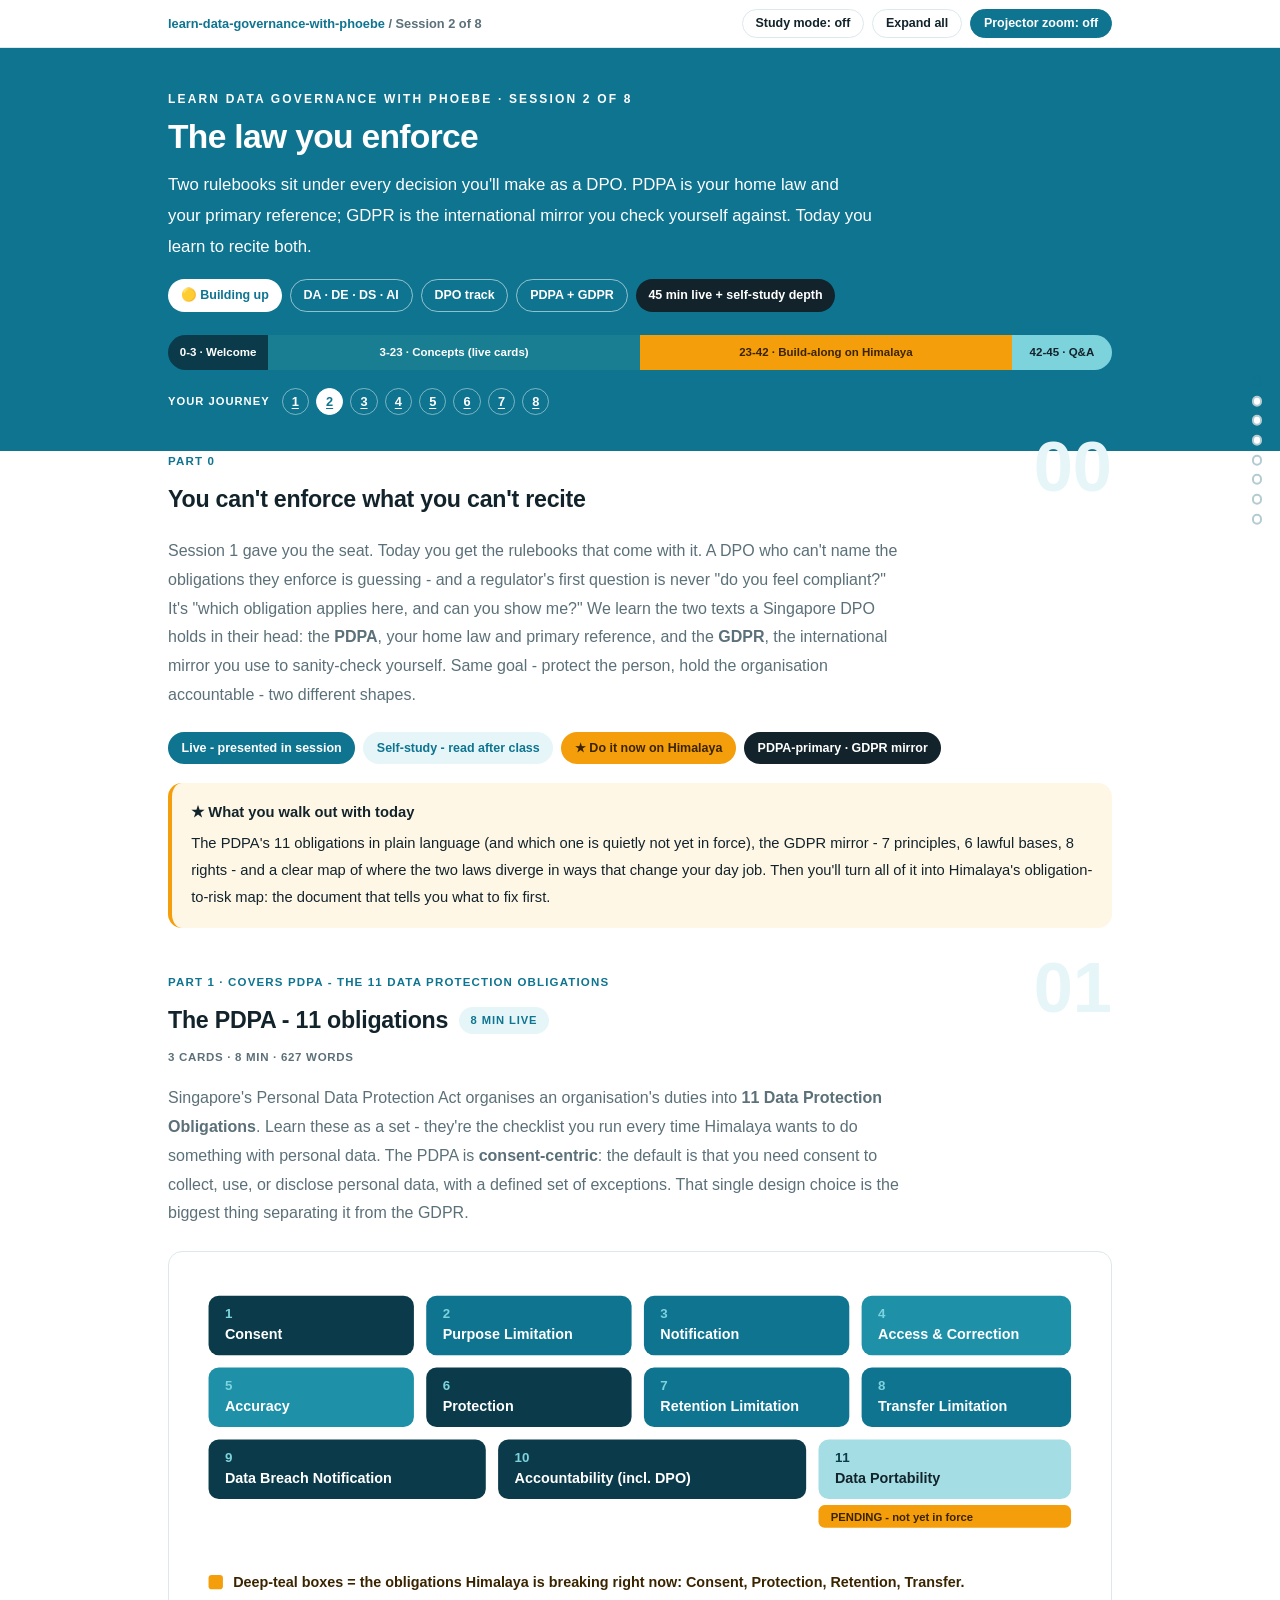
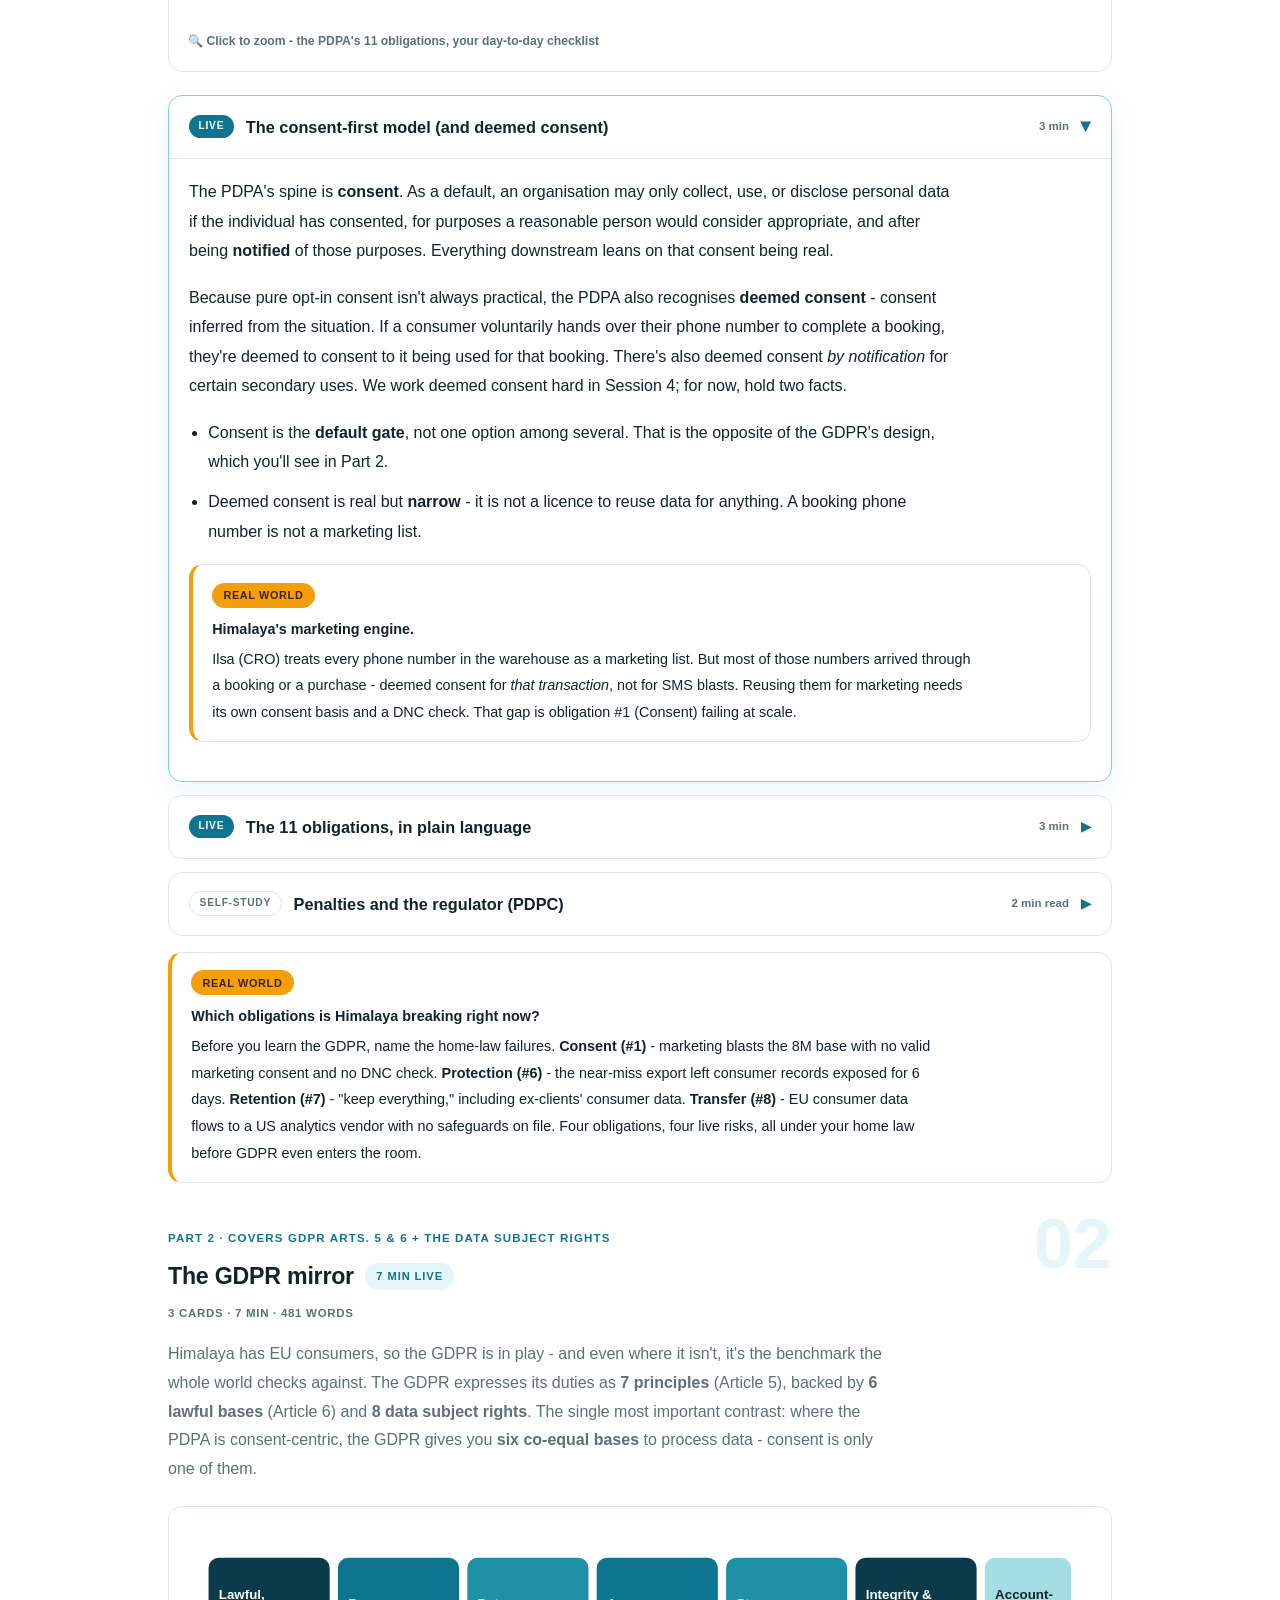
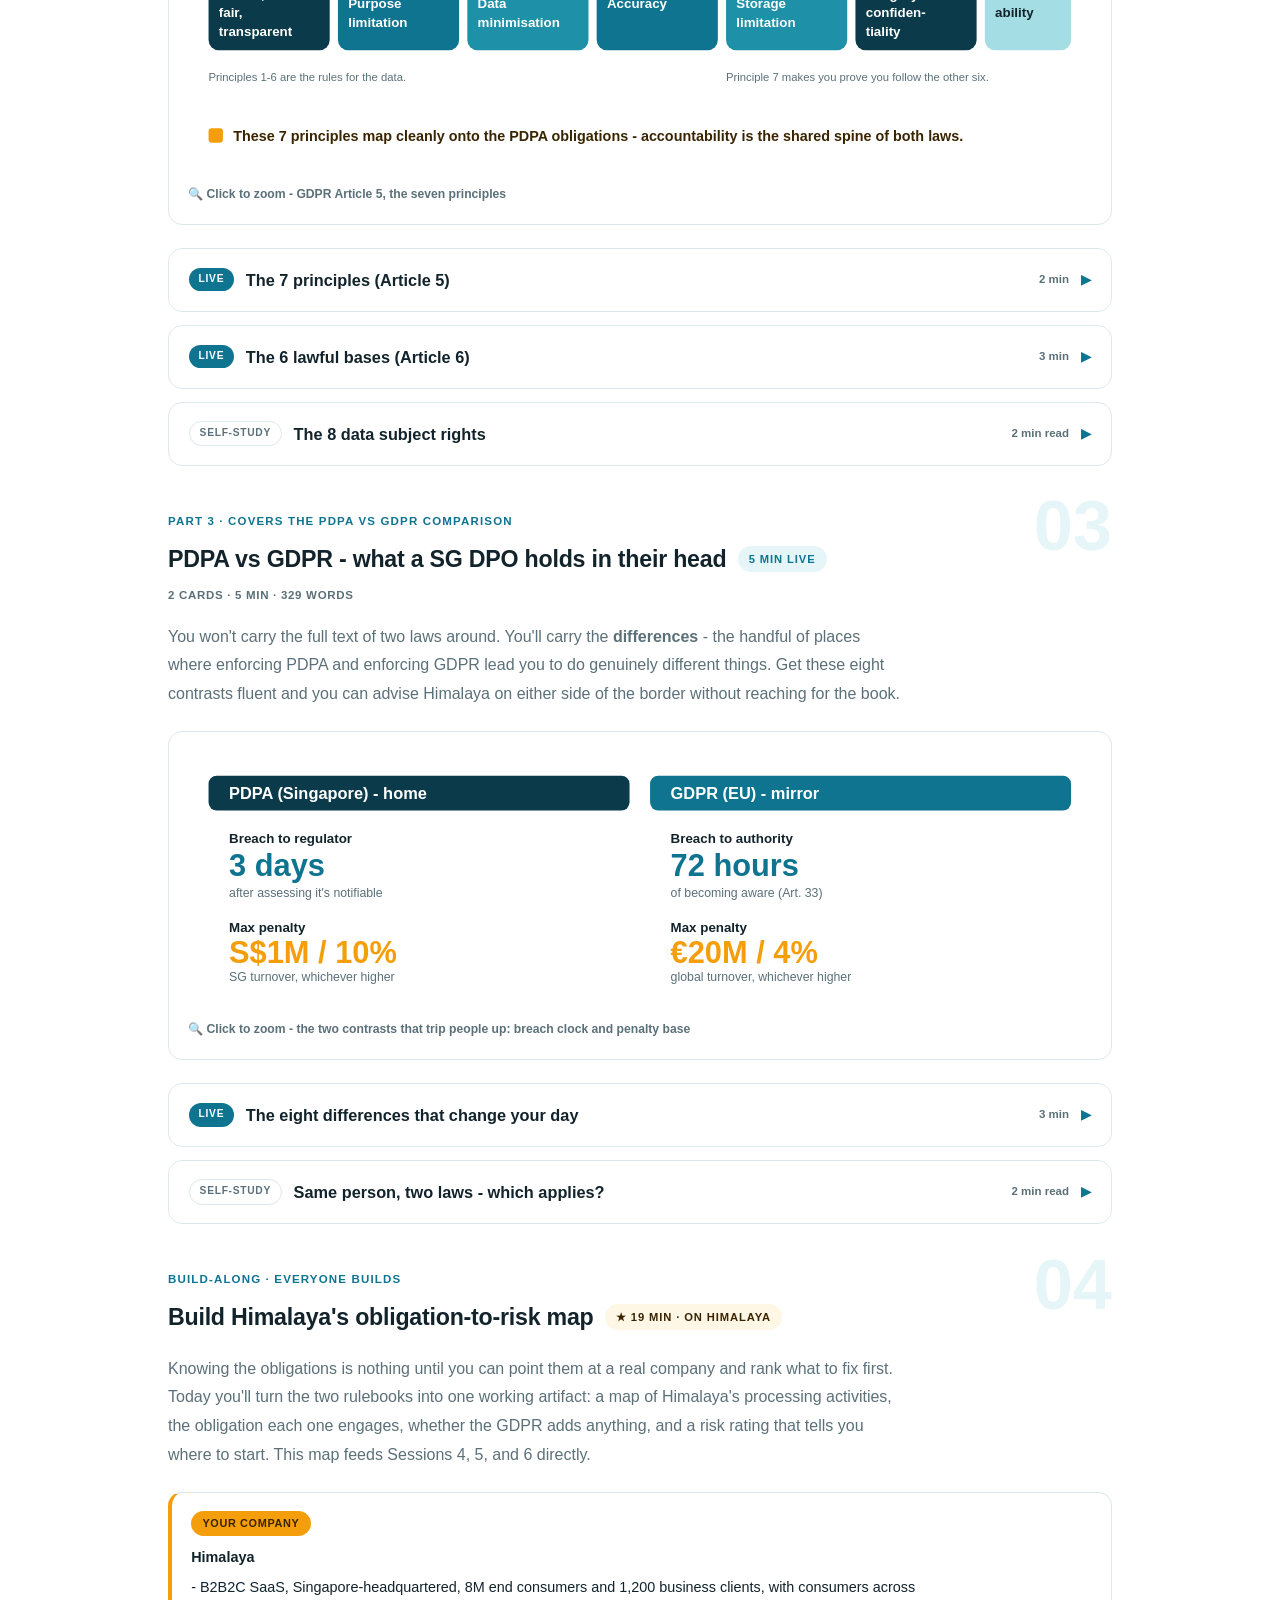
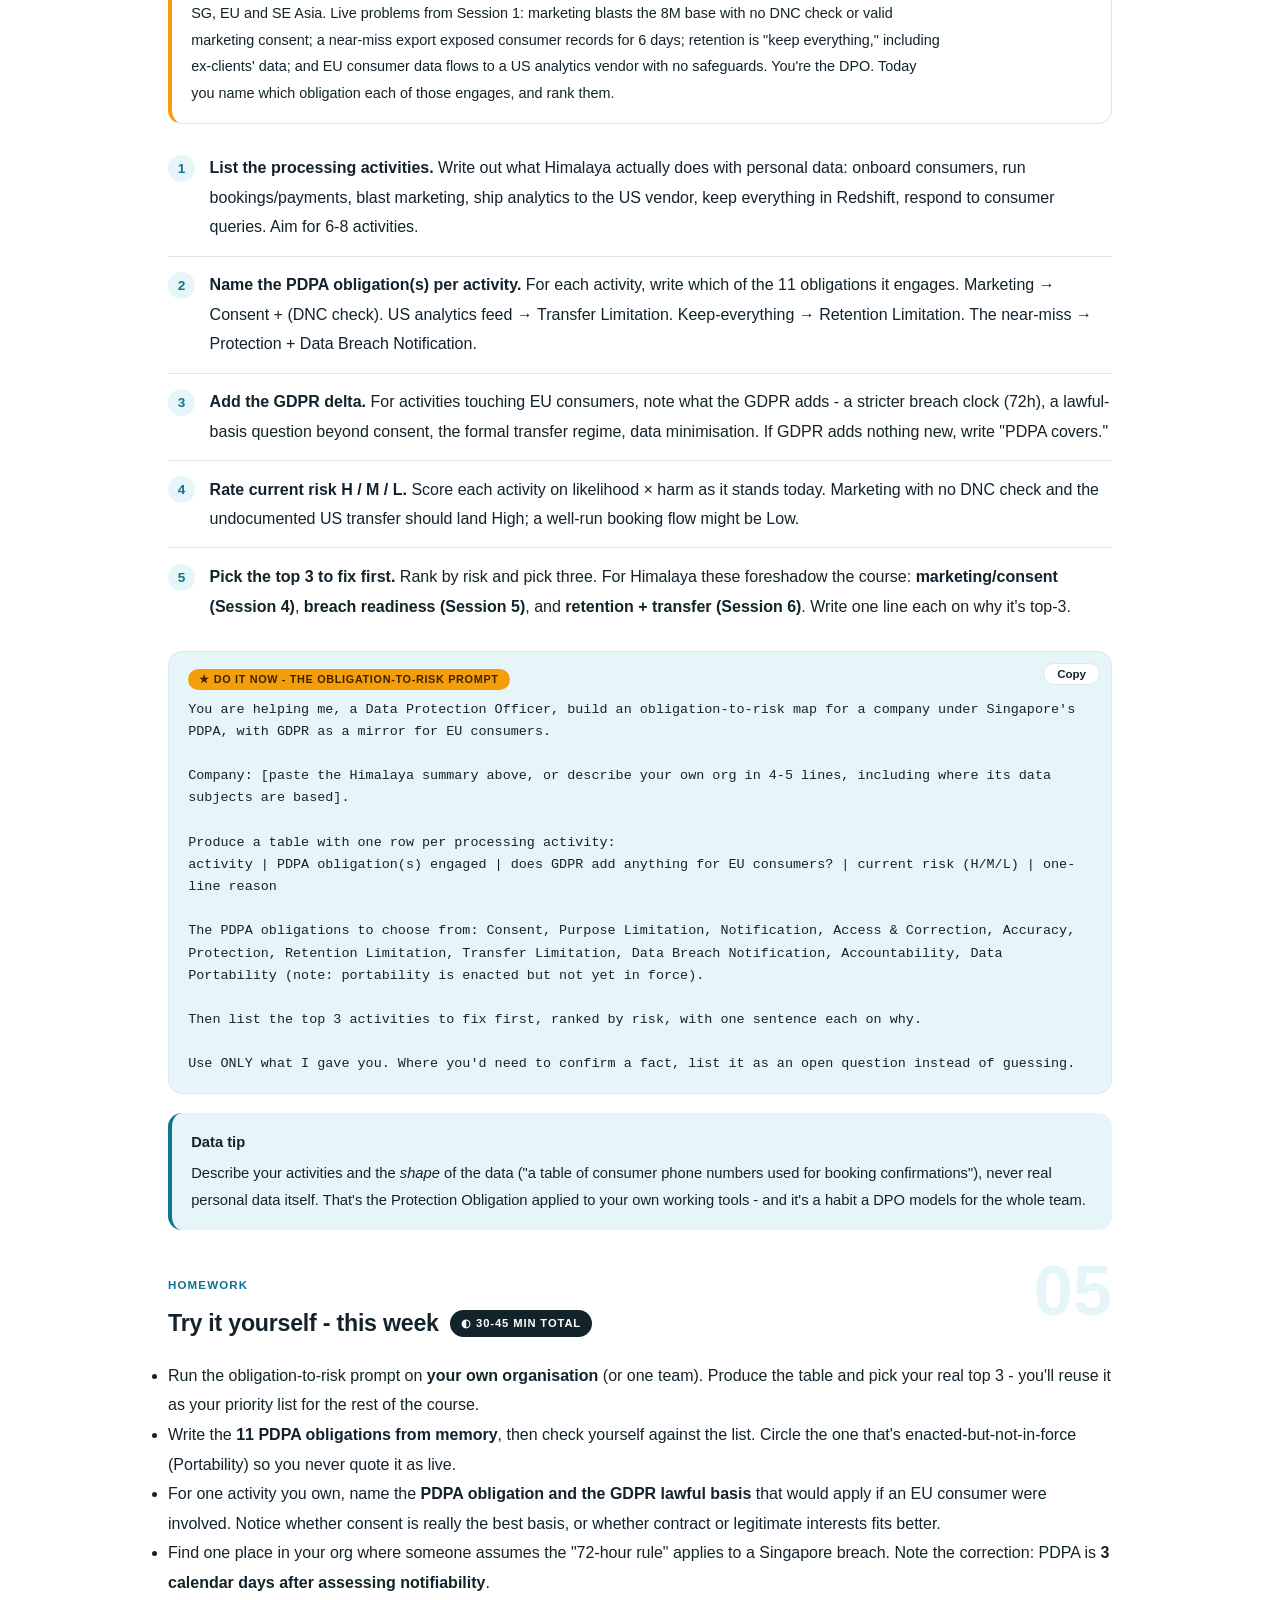
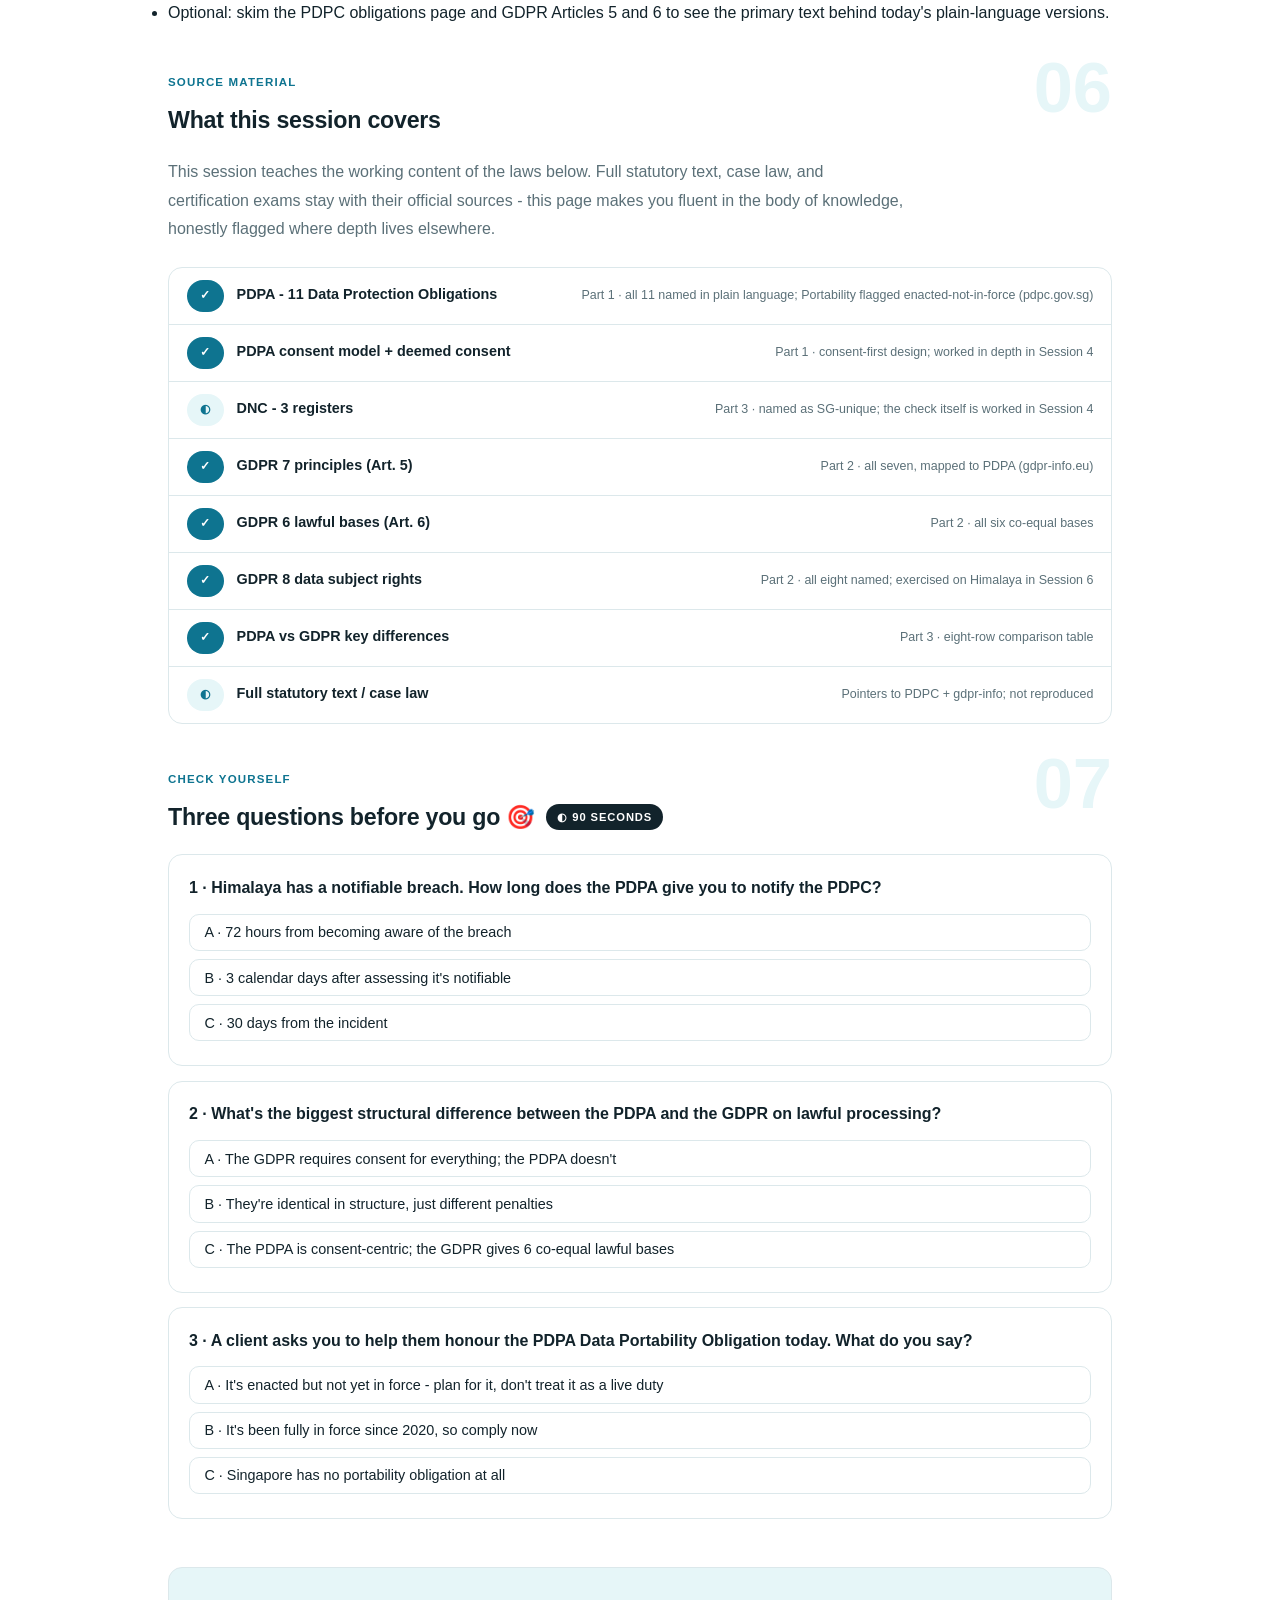
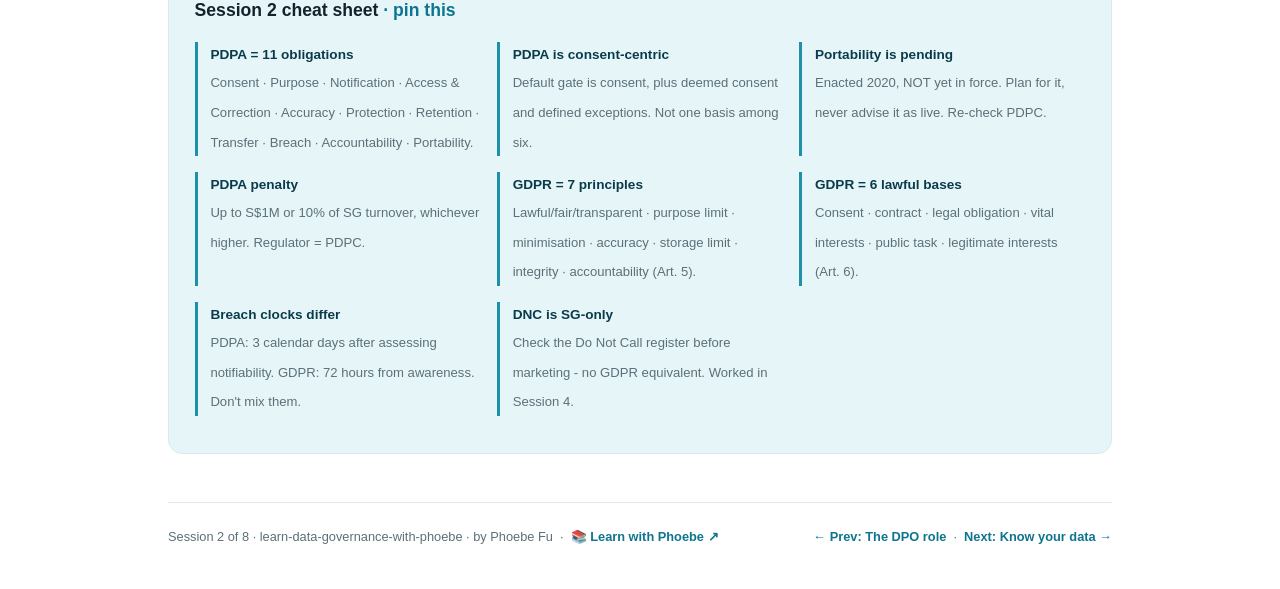
<file: courses/02-the-law.html>
<!DOCTYPE html>
<html lang="en">
<head>
<meta charset="UTF-8">
<meta name="viewport" content="width=device-width, initial-scale=1.0">
<!-- social:start -->
<meta name="description" content="Session 1 gave you the seat. Today you get the rulebooks that come with it. A DPO who can&#x27;t name the obligations they enforce is guessing - and a regulator&#x27;s first question is never &quot;do you...">
<meta property="og:type" content="article">
<meta property="og:site_name" content="Learn with Phoebe">
<meta property="og:title" content="The law you enforce - learn data governance with phoebe">
<meta property="og:description" content="Session 1 gave you the seat. Today you get the rulebooks that come with it. A DPO who can&#x27;t name the obligations they enforce is guessing - and a regulator&#x27;s first question is never &quot;do you...">
<meta property="og:url" content="https://phoebefu6.github.io/learn-data-governance-with-phoebe/courses/02-the-law.html">
<meta property="og:image" content="https://phoebefu6.github.io/learn-data-governance-with-phoebe/assets/og-cover.png">
<meta property="og:image:width" content="1200">
<meta property="og:image:height" content="630">
<meta name="twitter:card" content="summary_large_image">
<meta name="twitter:title" content="The law you enforce - learn data governance with phoebe">
<meta name="twitter:description" content="Session 1 gave you the seat. Today you get the rulebooks that come with it. A DPO who can&#x27;t name the obligations they enforce is guessing - and a regulator&#x27;s first question is never &quot;do you...">
<meta name="twitter:image" content="https://phoebefu6.github.io/learn-data-governance-with-phoebe/assets/og-cover.png">
<!-- social:end -->
<title>Session 2 · The law you enforce - learn data governance with phoebe</title>
<link rel="stylesheet" href="../assets/style.css?v=38">
</head>
<body>

<div class="toolbar">
  <div class="wrap">
    <span class="crumb"><a href="../index.html">learn-data-governance-with-phoebe</a> / Session 2 of 8</span>
    <button class="btn" id="toggle-all" type="button">Expand all</button>
    <button class="btn primary" id="zoom-toggle" type="button">Projector zoom: off</button>
  </div>
</div>

<header class="masthead">
  <div class="wrap">
    <div class="eyebrow">Learn Data Governance with Phoebe · Session 2 of 8</div>
    <h1>The law you <span class="accent">enforce</span></h1>
    <p class="sub">Two rulebooks sit under every decision you'll make as a DPO. PDPA is your home law and your primary reference; GDPR is the international mirror you check yourself against. Today you learn to recite both.</p>
    <div class="chip-row">
      <span class="chip level">🟡 Building up</span>
      <span class="chip audience">DA · DE · DS · AI</span>
      <span class="chip audience">DPO track</span>
      <span class="chip audience">PDPA + GDPR</span>
      <span class="chip time">45 min live + self-study depth</span>
    </div>
    <div class="agenda">
      <span class="a1" style="flex:1">0-3 · Welcome</span>
      <span class="a2" style="flex:4">3-23 · Concepts (live cards)</span>
      <span class="a3" style="flex:4">23-42 · Build-along on Himalaya</span>
      <span class="a4" style="flex:1">42-45 · Q&amp;A</span>
    </div>
  </div>
</header>

<main class="wrap">

  <!-- ============ INTRO ============ -->
  <section class="section" id="intro">
    <div class="section-kicker">
      <span class="klabel">Part 0</span>
      <h2>You can't enforce what you can't recite</h2>
    </div>
    <p class="lede">Session 1 gave you the seat. Today you get the rulebooks that come with it. A DPO who can't name the obligations they enforce is guessing - and a regulator's first question is never "do you feel compliant?" It's "which obligation applies here, and can you show me?" We learn the two texts a Singapore DPO holds in their head: the <strong>PDPA</strong>, your home law and primary reference, and the <strong>GDPR</strong>, the international mirror you use to sanity-check yourself. Same goal - protect the person, hold the organisation accountable - two different shapes.</p>
    <div class="legend">
      <span class="pill solid">Live - presented in session</span>
      <span class="pill light">Self-study - read after class</span>
      <span class="pill peach">★ Do it now on Himalaya</span>
      <span class="pill inkpill">PDPA-primary · GDPR mirror</span>
    </div>
    <div class="callout win">
      <strong>★ What you walk out with today</strong>
      The PDPA's 11 obligations in plain language (and which one is quietly not yet in force), the GDPR mirror - 7 principles, 6 lawful bases, 8 rights - and a clear map of where the two laws diverge in ways that change your day job. Then you'll turn all of it into Himalaya's obligation-to-risk map: the document that tells you what to fix first.
    </div>
  </section>

  <!-- ============ PART 1: THE PDPA ============ -->
  <section class="section" id="pdpa">
    <div class="section-kicker">
      <span class="klabel">Part 1 · covers PDPA - the 11 Data Protection Obligations</span>
      <h2>The PDPA - 11 obligations <span class="tag concept">8 min live</span></h2>
    </div>
    <p class="lede">Singapore's Personal Data Protection Act organises an organisation's duties into <strong>11 Data Protection Obligations</strong>. Learn these as a set - they're the checklist you run every time Himalaya wants to do something with personal data. The PDPA is <strong>consent-centric</strong>: the default is that you need consent to collect, use, or disclose personal data, with a defined set of exceptions. That single design choice is the biggest thing separating it from the GDPR.</p>

    <figure class="zoomable">
      <svg viewBox="0 0 880 340" xmlns="http://www.w3.org/2000/svg" role="img" aria-label="The 11 PDPA Data Protection Obligations as a labelled grid">
        <style>
          .obG { font: 700 14px Inter, sans-serif; fill: #FFFFFF; }
          .obGd { font: 700 14px Inter, sans-serif; fill: #12232B; }
          .obNum { font: 800 13px Inter, sans-serif; fill: #7DD3DC; }
          .obN { font: 600 14px Inter, sans-serif; fill: #3A2400; }
        </style>
        <rect x="20" y="24" width="200" height="58" rx="10" fill="#0B3B4A"/>
        <text class="obNum" x="36" y="46">1</text><text class="obG" x="36" y="66">Consent</text>
        <rect x="232" y="24" width="200" height="58" rx="10" fill="#0E7490"/>
        <text class="obNum" x="248" y="46">2</text><text class="obG" x="248" y="66">Purpose Limitation</text>
        <rect x="444" y="24" width="200" height="58" rx="10" fill="#0E7490"/>
        <text class="obNum" x="460" y="46">3</text><text class="obG" x="460" y="66">Notification</text>
        <rect x="656" y="24" width="204" height="58" rx="10" fill="#1E90A8"/>
        <text class="obNum" x="672" y="46">4</text><text class="obG" x="672" y="66">Access &amp; Correction</text>
        <rect x="20" y="94" width="200" height="58" rx="10" fill="#1E90A8"/>
        <text class="obNum" x="36" y="116">5</text><text class="obG" x="36" y="136">Accuracy</text>
        <rect x="232" y="94" width="200" height="58" rx="10" fill="#0B3B4A"/>
        <text class="obNum" x="248" y="116">6</text><text class="obG" x="248" y="136">Protection</text>
        <rect x="444" y="94" width="200" height="58" rx="10" fill="#0E7490"/>
        <text class="obNum" x="460" y="116">7</text><text class="obG" x="460" y="136">Retention Limitation</text>
        <rect x="656" y="94" width="204" height="58" rx="10" fill="#0E7490"/>
        <text class="obNum" x="672" y="116">8</text><text class="obG" x="672" y="136">Transfer Limitation</text>
        <rect x="20" y="164" width="270" height="58" rx="10" fill="#0B3B4A"/>
        <text class="obNum" x="36" y="186">9</text><text class="obG" x="36" y="206">Data Breach Notification</text>
        <rect x="302" y="164" width="300" height="58" rx="10" fill="#0B3B4A"/>
        <text class="obNum" x="318" y="186">10</text><text class="obG" x="318" y="206">Accountability (incl. DPO)</text>
        <rect x="614" y="164" width="246" height="58" rx="10" fill="#A5DDE4"/>
        <text class="obNum" x="630" y="186" style="fill:#0B3B4A">11</text><text class="obGd" x="630" y="206">Data Portability</text>
        <rect x="614" y="228" width="246" height="22" rx="6" fill="#F59E0B"/>
        <text x="626" y="243" style="font:700 11px Inter,sans-serif;fill:#3A2400;">PENDING - not yet in force</text>
        <rect x="20" y="296" width="14" height="14" rx="3" fill="#F59E0B"/>
        <text class="obN" x="44" y="308">Deep-teal boxes = the obligations Himalaya is breaking right now: Consent, Protection, Retention, Transfer.</text>
      </svg>
      <figcaption>🔍 Click to zoom - the PDPA's 11 obligations, your day-to-day checklist</figcaption>
    </figure>

    <details class="card" open>
      <summary><span class="mode live">Live</span>The consent-first model (and deemed consent)<span class="mini">3 min</span><span class="caret">▶</span></summary>
      <div class="body">
        <p>The PDPA's spine is <strong>consent</strong>. As a default, an organisation may only collect, use, or disclose personal data if the individual has consented, for purposes a reasonable person would consider appropriate, and after being <strong>notified</strong> of those purposes. Everything downstream leans on that consent being real.</p>
        <p>Because pure opt-in consent isn't always practical, the PDPA also recognises <strong>deemed consent</strong> - consent inferred from the situation. If a consumer voluntarily hands over their phone number to complete a booking, they're deemed to consent to it being used for that booking. There's also deemed consent <em>by notification</em> for certain secondary uses. We work deemed consent hard in Session 4; for now, hold two facts.</p>
        <ul>
          <li>Consent is the <strong>default gate</strong>, not one option among several. That is the opposite of the GDPR's design, which you'll see in Part 2.</li>
          <li>Deemed consent is real but <strong>narrow</strong> - it is not a licence to reuse data for anything. A booking phone number is not a marketing list.</li>
        </ul>
        <div class="callout example">
          <span class="ex-pill">Real world</span>
          <p><strong>Himalaya's marketing engine.</strong> Ilsa (CRO) treats every phone number in the warehouse as a marketing list. But most of those numbers arrived through a booking or a purchase - deemed consent for <em>that transaction</em>, not for SMS blasts. Reusing them for marketing needs its own consent basis and a DNC check. That gap is obligation #1 (Consent) failing at scale.</p>
        </div>
      </div>
    </details>

    <details class="card">
      <summary><span class="mode live">Live</span>The 11 obligations, in plain language<span class="mini">3 min</span><span class="caret">▶</span></summary>
      <div class="body">
        <p>Learn them as one list. You'll enforce every one of these on Himalaya across the next six sessions.</p>
        <table class="clean">
          <thead><tr><th>Obligation</th><th>In plain language</th></tr></thead>
          <tbody>
            <tr><td>1 · Consent</td><td>Get consent (or a valid deemed/exception basis) before you collect, use, or disclose.</td></tr>
            <tr><td>2 · Purpose Limitation</td><td>Only use data for purposes a reasonable person would find appropriate, and that you notified.</td></tr>
            <tr><td>3 · Notification</td><td>Tell people why you're collecting their data, on or before collection.</td></tr>
            <tr><td>4 · Access &amp; Correction</td><td>Let individuals see the data you hold about them and correct it if wrong.</td></tr>
            <tr><td>5 · Accuracy</td><td>Make a reasonable effort to keep personal data accurate and complete.</td></tr>
            <tr><td>6 · Protection</td><td>Protect data with reasonable security arrangements. (Session 5.)</td></tr>
            <tr><td>7 · Retention Limitation</td><td>Stop keeping data once the purpose is done and there's no legal need. (Session 6.)</td></tr>
            <tr><td>8 · Transfer Limitation</td><td>Only send data abroad to comparable protection. (Session 6, the US vendor.)</td></tr>
            <tr><td>9 · Data Breach Notification</td><td>Assess and notify breaches within the deadlines. (Session 5.)</td></tr>
            <tr><td>10 · Accountability</td><td>Have policies, be able to demonstrate compliance, and <strong>appoint a DPO</strong>.</td></tr>
            <tr><td>11 · Data Portability</td><td>Let individuals move their data to another organisation. <strong>Enacted 2020, not yet in force.</strong></td></tr>
          </tbody>
        </table>
        <div class="callout tip">
          <strong>Honesty flag</strong>
          The Data Portability Obligation was legislated in the 2020 PDPA amendment but its commencement regulations are <strong>not yet in force</strong>. Teach it, plan for it, but never tell a client it's a live duty today. Re-check the PDPC site before advising - this is the one obligation most likely to change status.
        </div>
      </div>
    </details>

    <details class="card">
      <summary><span class="mode self">Self-study</span>Penalties and the regulator (PDPC)<span class="mini">2 min read</span><span class="caret">▶</span></summary>
      <div class="body">
        <p>The obligations have teeth. The regulator is the <strong>Personal Data Protection Commission (PDPC)</strong>, which investigates complaints and breaches, issues directions, and imposes financial penalties.</p>
        <ul>
          <li><strong>Financial penalty ceiling:</strong> up to <strong>S$1 million, or 10% of the organisation's annual turnover in Singapore, whichever is higher</strong>. The turnover limb is what makes this bite for a company Himalaya's size.</li>
          <li>The PDPC also issues <strong>directions</strong> - stop processing, fix a control, notify affected individuals - which can be more operationally painful than the fine itself.</li>
          <li>Enforcement is public. Decisions are published, and the reputational cost of a named breach decision often exceeds the dollar figure.</li>
        </ul>
        <div class="callout example">
          <span class="ex-pill">Real world</span>
          <p>Ilsa's line is "a fine is just cost of doing business." Do the maths on the turnover limb for a company at Himalaya's revenue and the number stops looking like a rounding error - and that's before the published decision that every prospective client will read. Your job is to make that trade-off visible <em>before</em> the campaign, not after the PDPC calls.</p>
        </div>
      </div>
    </details>

    <div class="callout example">
      <span class="ex-pill">Real world</span>
      <p><strong>Which obligations is Himalaya breaking right now?</strong> Before you learn the GDPR, name the home-law failures. <strong>Consent (#1)</strong> - marketing blasts the 8M base with no valid marketing consent and no DNC check. <strong>Protection (#6)</strong> - the near-miss export left consumer records exposed for 6 days. <strong>Retention (#7)</strong> - "keep everything," including ex-clients' consumer data. <strong>Transfer (#8)</strong> - EU consumer data flows to a US analytics vendor with no safeguards on file. Four obligations, four live risks, all under your home law before GDPR even enters the room.</p>
    </div>
  </section>

  <!-- ============ PART 2: THE GDPR MIRROR ============ -->
  <section class="section" id="gdpr">
    <div class="section-kicker">
      <span class="klabel">Part 2 · covers GDPR Arts. 5 &amp; 6 + the data subject rights</span>
      <h2>The GDPR mirror <span class="tag concept">7 min live</span></h2>
    </div>
    <p class="lede">Himalaya has EU consumers, so the GDPR is in play - and even where it isn't, it's the benchmark the whole world checks against. The GDPR expresses its duties as <strong>7 principles</strong> (Article 5), backed by <strong>6 lawful bases</strong> (Article 6) and <strong>8 data subject rights</strong>. The single most important contrast: where the PDPA is consent-centric, the GDPR gives you <strong>six co-equal bases</strong> to process data - consent is only one of them.</p>

    <figure class="zoomable">
      <svg viewBox="0 0 880 240" xmlns="http://www.w3.org/2000/svg" role="img" aria-label="The 7 GDPR principles of Article 5 as a row">
        <style>
          .prB { font: 700 13px Inter, sans-serif; fill: #FFFFFF; }
          .prBd { font: 700 13px Inter, sans-serif; fill: #12232B; }
          .prX { font: 400 11px Inter, sans-serif; fill: #5B7078; }
          .prN { font: 600 14px Inter, sans-serif; fill: #3A2400; }
        </style>
        <rect x="20" y="30" width="118" height="90" rx="10" fill="#0B3B4A"/>
        <text class="prB" x="30" y="70">Lawful,</text><text class="prB" x="30" y="88">fair,</text><text class="prB" x="30" y="106">transparent</text>
        <rect x="146" y="30" width="118" height="90" rx="10" fill="#0E7490"/>
        <text class="prB" x="156" y="79">Purpose</text><text class="prB" x="156" y="97">limitation</text>
        <rect x="272" y="30" width="118" height="90" rx="10" fill="#1E90A8"/>
        <text class="prB" x="282" y="79">Data</text><text class="prB" x="282" y="97">minimisation</text>
        <rect x="398" y="30" width="118" height="90" rx="10" fill="#0E7490"/>
        <text class="prB" x="408" y="79">Accuracy</text>
        <rect x="524" y="30" width="118" height="90" rx="10" fill="#1E90A8"/>
        <text class="prB" x="534" y="79">Storage</text><text class="prB" x="534" y="97">limitation</text>
        <rect x="650" y="30" width="118" height="90" rx="10" fill="#0B3B4A"/>
        <text class="prB" x="660" y="70">Integrity &amp;</text><text class="prB" x="660" y="88">confiden-</text><text class="prB" x="660" y="106">tiality</text>
        <rect x="776" y="30" width="84" height="90" rx="10" fill="#A5DDE4"/>
        <text class="prBd" x="786" y="70">Account-</text><text class="prBd" x="786" y="88">ability</text>
        <text class="prX" x="20" y="150">Principles 1-6 are the rules for the data.</text>
        <text class="prX" x="524" y="150">Principle 7 makes you prove you follow the other six.</text>
        <rect x="20" y="196" width="14" height="14" rx="3" fill="#F59E0B"/>
        <text class="prN" x="44" y="208">These 7 principles map cleanly onto the PDPA obligations - accountability is the shared spine of both laws.</text>
      </svg>
      <figcaption>🔍 Click to zoom - GDPR Article 5, the seven principles</figcaption>
    </figure>

    <details class="card">
      <summary><span class="mode live">Live</span>The 7 principles (Article 5)<span class="mini">2 min</span><span class="caret">▶</span></summary>
      <div class="body">
        <p>Article 5 is the GDPR in miniature. Everything else is machinery for these seven ideas.</p>
        <ul>
          <li><strong>Lawfulness, fairness, transparency</strong> - process on a valid legal basis, don't be deceptive, tell people what you're doing.</li>
          <li><strong>Purpose limitation</strong> - collect for specified purposes, don't quietly repurpose.</li>
          <li><strong>Data minimisation</strong> - collect only what you need. (The PDPA has no explicit minimisation obligation - a real gap to note.)</li>
          <li><strong>Accuracy</strong> - keep it correct and current.</li>
          <li><strong>Storage limitation</strong> - don't keep it longer than needed (the GDPR's version of Retention Limitation).</li>
          <li><strong>Integrity &amp; confidentiality</strong> - secure it (the GDPR's version of Protection).</li>
          <li><strong>Accountability</strong> - the seventh principle wraps the other six: you must be able to <em>demonstrate</em> compliance, not just claim it.</li>
        </ul>
        <div class="callout tip">
          <strong>Say it right</strong>
          Six of the seven principles have a near-twin in the PDPA. The one without a clean PDPA match is <strong>data minimisation</strong> - the GDPR expects you to justify every field you collect. A DPO applying GDPR-grade discipline in Singapore will minimise anyway; it's just good hygiene.
        </div>
      </div>
    </details>

    <details class="card">
      <summary><span class="mode live">Live</span>The 6 lawful bases (Article 6)<span class="mini">3 min</span><span class="caret">▶</span></summary>
      <div class="body">
        <p>This is the biggest structural difference between the two laws. Under the GDPR you need <strong>a</strong> lawful basis to process personal data - and there are <strong>six co-equal ones</strong>. Consent is just one. Picking the wrong basis, or defaulting to consent when another fits better, is a classic mistake.</p>
        <table class="clean">
          <thead><tr><th>Lawful basis</th><th>When it applies</th></tr></thead>
          <tbody>
            <tr><td>Consent</td><td>The individual gave clear, freely-given, specific agreement.</td></tr>
            <tr><td>Contract</td><td>Processing is needed to perform a contract with the individual.</td></tr>
            <tr><td>Legal obligation</td><td>A law requires you to process (e.g. tax, AML records).</td></tr>
            <tr><td>Vital interests</td><td>Needed to protect someone's life.</td></tr>
            <tr><td>Public task</td><td>Carrying out an official function in the public interest.</td></tr>
            <tr><td>Legitimate interests</td><td>Your (or a third party's) genuine interest, balanced against the individual's rights.</td></tr>
          </tbody>
        </table>
        <div class="callout example">
          <span class="ex-pill">Real world</span>
          <p>For Himalaya's EU consumers, delivering the booking they paid for runs on <strong>contract</strong>, not consent - so you don't need a consent checkbox to fulfil the order. But Ilsa's marketing to those same EU consumers needs its own basis, usually <strong>consent</strong> or a carefully documented <strong>legitimate interests</strong> assessment. Naming the right basis per activity is exactly what your Session-2 build produces.</p>
        </div>
      </div>
    </details>

    <details class="card">
      <summary><span class="mode self">Self-study</span>The 8 data subject rights<span class="mini">2 min read</span><span class="caret">▶</span></summary>
      <div class="body">
        <p>The GDPR gives individuals eight rights. You don't operate these until Session 6 (lifecycle and requests), but a DPO should be able to list them cold.</p>
        <table class="clean">
          <thead><tr><th>Right</th><th>What the individual can do</th></tr></thead>
          <tbody>
            <tr><td>Informed</td><td>Be told how their data is used (privacy notice).</td></tr>
            <tr><td>Access</td><td>Get a copy of their data and details of the processing.</td></tr>
            <tr><td>Rectification</td><td>Have inaccurate data corrected.</td></tr>
            <tr><td>Erasure</td><td>Have data deleted in defined circumstances ("right to be forgotten").</td></tr>
            <tr><td>Restriction</td><td>Freeze processing while a dispute is resolved.</td></tr>
            <tr><td>Portability</td><td>Receive their data in a portable format and move it elsewhere.</td></tr>
            <tr><td>Object</td><td>Object to processing, including direct marketing.</td></tr>
            <tr><td>Automated-decision safeguards</td><td>Not be subject to solely automated decisions with legal or similar effect, without safeguards.</td></tr>
          </tbody>
        </table>
        <p>The PDPA's <strong>Access &amp; Correction</strong> obligation covers the first three ideas; its pending <strong>Portability</strong> obligation mirrors the sixth. The GDPR simply spells out more of them as named individual rights. We exercise these on Himalaya in Session 6.</p>
      </div>
    </details>
  </section>

  <!-- ============ PART 3: PDPA VS GDPR ============ -->
  <section class="section" id="compare">
    <div class="section-kicker">
      <span class="klabel">Part 3 · covers the PDPA vs GDPR comparison</span>
      <h2>PDPA vs GDPR - what a SG DPO holds in their head <span class="tag concept">5 min live</span></h2>
    </div>
    <p class="lede">You won't carry the full text of two laws around. You'll carry the <strong>differences</strong> - the handful of places where enforcing PDPA and enforcing GDPR lead you to do genuinely different things. Get these eight contrasts fluent and you can advise Himalaya on either side of the border without reaching for the book.</p>

    <figure class="zoomable">
      <svg viewBox="0 0 880 250" xmlns="http://www.w3.org/2000/svg" role="img" aria-label="Two-column comparison of PDPA and GDPR on breach timeline and penalties">
        <style>
          .cmpH { font: 700 16px Inter, sans-serif; fill: #FFFFFF; }
          .cmpL { font: 600 13px Inter, sans-serif; fill: #12232B; }
          .cmpBig { font: 800 30px Inter, sans-serif; fill: #0E7490; }
          .cmpBigW { font: 800 30px Inter, sans-serif; fill: #F59E0B; }
          .cmpX { font: 400 12px Inter, sans-serif; fill: #5B7078; }
          .cmpN { font: 600 14px Inter, sans-serif; fill: #3A2400; }
        </style>
        <rect x="20" y="24" width="410" height="34" rx="8" fill="#0B3B4A"/>
        <text class="cmpH" x="40" y="47">PDPA (Singapore) - home</text>
        <rect x="450" y="24" width="410" height="34" rx="8" fill="#0E7490"/>
        <text class="cmpH" x="470" y="47">GDPR (EU) - mirror</text>
        <text class="cmpL" x="40" y="90">Breach to regulator</text>
        <text class="cmpBig" x="40" y="122">3 days</text>
        <text class="cmpX" x="40" y="142">after assessing it's notifiable</text>
        <text class="cmpL" x="470" y="90">Breach to authority</text>
        <text class="cmpBig" x="470" y="122">72 hours</text>
        <text class="cmpX" x="470" y="142">of becoming aware (Art. 33)</text>
        <text class="cmpL" x="40" y="176">Max penalty</text>
        <text class="cmpBigW" x="40" y="206">S$1M / 10%</text>
        <text class="cmpX" x="40" y="224">SG turnover, whichever higher</text>
        <text class="cmpL" x="470" y="176">Max penalty</text>
        <text class="cmpBigW" x="470" y="206">€20M / 4%</text>
        <text class="cmpX" x="470" y="224">global turnover, whichever higher</text>
      </svg>
      <figcaption>🔍 Click to zoom - the two contrasts that trip people up: breach clock and penalty base</figcaption>
    </figure>

    <details class="card">
      <summary><span class="mode live">Live</span>The eight differences that change your day<span class="mini">3 min</span><span class="caret">▶</span></summary>
      <div class="body">
        <p>This is the side-by-side to memorise. Each row is a place where "just do what GDPR says" would give you the wrong answer in Singapore, or vice versa.</p>
        <table class="clean">
          <thead><tr><th>Dimension</th><th>PDPA (Singapore)</th><th>GDPR (EU)</th></tr></thead>
          <tbody>
            <tr><td>Consent model</td><td>Consent-centric, with defined exceptions and deemed consent</td><td>6 co-equal lawful bases; consent is only one</td></tr>
            <tr><td>Breach timeline</td><td>Notify PDPC within <strong>3 calendar days</strong> after assessing it's notifiable</td><td>Notify authority within <strong>72 hours</strong> of awareness</td></tr>
            <tr><td>Max penalty</td><td>S$1M or <strong>10% of SG turnover</strong>, whichever higher</td><td>€20M or <strong>4% of global turnover</strong>, whichever higher</td></tr>
            <tr><td>Extraterritoriality</td><td>Narrower - focused on organisations operating in Singapore</td><td>Broad - reaches offering goods/services to EU residents (Art. 3)</td></tr>
            <tr><td>DPO mandate</td><td><strong>Every</strong> organisation must appoint one</td><td>Only in 3 defined cases (Art. 37)</td></tr>
            <tr><td>Portability</td><td>Enacted 2020, <strong>not yet in force</strong></td><td>In force as a data subject right</td></tr>
            <tr><td>Cross-border transfer</td><td>Transfer to <strong>comparable protection</strong> standard</td><td>Adequacy / SCCs / BCRs regime</td></tr>
            <tr><td>Do Not Call registry</td><td><strong>Unique to Singapore</strong> - check the DNC register before marketing</td><td>No DNC equivalent; ePrivacy rules instead</td></tr>
          </tbody>
        </table>
        <div class="callout tip">
          <strong>DPO instinct</strong>
          When someone quotes "the 72-hour rule" at you for a Singapore breach, correct it: PDPA is <strong>3 calendar days after you assess it's notifiable</strong>, not 72 hours from awareness. Confusing the two is the single most common PDPA error a GDPR-trained person makes.
        </div>
      </div>
    </details>

    <details class="card">
      <summary><span class="mode self">Self-study</span>Same person, two laws - which applies?<span class="mini">2 min read</span><span class="caret">▶</span></summary>
      <div class="body">
        <p>Both laws can apply to the <em>same</em> data at once. An EU consumer buying through a Himalaya client triggers the PDPA (data processed in Singapore) <strong>and</strong> the GDPR (an EU resident being offered a service). You don't pick one - you satisfy both, which in practice means holding to the stricter standard on each dimension.</p>
        <ul>
          <li>On <strong>breach</strong>, the GDPR's 72-hour clock is tighter than PDPA's - so for EU-consumer data, plan to the 72-hour standard.</li>
          <li>On the <strong>DPO</strong>, the PDPA already forces one, so that box is ticked regardless.</li>
          <li>On <strong>transfers</strong>, you'll need to satisfy both the PDPA comparable-protection standard and the GDPR transfer regime for the EU→SG→US flow (Session 6).</li>
        </ul>
        <p>The practitioner rule of thumb: <strong>meet PDPA as the floor for everything, and layer GDPR's stricter requirements wherever EU residents are in the data.</strong></p>
      </div>
    </details>
  </section>

  <!-- ============ BUILD-ALONG ============ -->
  <section class="section" id="build">
    <div class="section-kicker">
      <span class="klabel">Build-along · everyone builds</span>
      <h2>Build Himalaya's obligation-to-risk map <span class="tag demo">★ 19 min · on Himalaya</span></h2>
    </div>
    <p class="lede">Knowing the obligations is nothing until you can point them at a real company and rank what to fix first. Today you'll turn the two rulebooks into one working artifact: a map of Himalaya's processing activities, the obligation each one engages, whether the GDPR adds anything, and a risk rating that tells you where to start. This map feeds Sessions 4, 5, and 6 directly.</p>

    <div class="callout example">
      <span class="ex-pill">Your company</span>
      <p><strong>Himalaya</strong> - B2B2C SaaS, Singapore-headquartered, 8M end consumers and 1,200 business clients, with consumers across SG, EU and SE Asia. Live problems from Session 1: marketing blasts the 8M base with no DNC check or valid marketing consent; a near-miss export exposed consumer records for 6 days; retention is "keep everything," including ex-clients' data; and EU consumer data flows to a US analytics vendor with no safeguards. You're the DPO. Today you name which obligation each of those engages, and rank them.</p>
    </div>

    <div class="steps">
      <div class="step"><p><strong>List the processing activities.</strong> Write out what Himalaya actually does with personal data: onboard consumers, run bookings/payments, blast marketing, ship analytics to the US vendor, keep everything in Redshift, respond to consumer queries. Aim for 6-8 activities.</p></div>
      <div class="step"><p><strong>Name the PDPA obligation(s) per activity.</strong> For each activity, write which of the 11 obligations it engages. Marketing → Consent + (DNC check). US analytics feed → Transfer Limitation. Keep-everything → Retention Limitation. The near-miss → Protection + Data Breach Notification.</p></div>
      <div class="step"><p><strong>Add the GDPR delta.</strong> For activities touching EU consumers, note what the GDPR adds - a stricter breach clock (72h), a lawful-basis question beyond consent, the formal transfer regime, data minimisation. If GDPR adds nothing new, write "PDPA covers."</p></div>
      <div class="step"><p><strong>Rate current risk H / M / L.</strong> Score each activity on likelihood × harm as it stands today. Marketing with no DNC check and the undocumented US transfer should land High; a well-run booking flow might be Low.</p></div>
      <div class="step"><p><strong>Pick the top 3 to fix first.</strong> Rank by risk and pick three. For Himalaya these foreshadow the course: <strong>marketing/consent (Session 4)</strong>, <strong>breach readiness (Session 5)</strong>, and <strong>retention + transfer (Session 6)</strong>. Write one line each on why it's top-3.</p></div>
    </div>

    <div class="prompt-box good"><span class="label">★ Do it now - the obligation-to-risk prompt</span>You are helping me, a Data Protection Officer, build an obligation-to-risk map for a company under Singapore's PDPA, with GDPR as a mirror for EU consumers.

Company: [paste the Himalaya summary above, or describe your own org in 4-5 lines, including where its data subjects are based].

Produce a table with one row per processing activity:
activity | PDPA obligation(s) engaged | does GDPR add anything for EU consumers? | current risk (H/M/L) | one-line reason

The PDPA obligations to choose from: Consent, Purpose Limitation, Notification, Access &amp; Correction, Accuracy, Protection, Retention Limitation, Transfer Limitation, Data Breach Notification, Accountability, Data Portability (note: portability is enacted but not yet in force).

Then list the top 3 activities to fix first, ranked by risk, with one sentence each on why.

Use ONLY what I gave you. Where you'd need to confirm a fact, list it as an open question instead of guessing.</div>

    <div class="callout tip">
      <strong>Data tip</strong>
      Describe your activities and the <em>shape</em> of the data ("a table of consumer phone numbers used for booking confirmations"), never real personal data itself. That's the Protection Obligation applied to your own working tools - and it's a habit a DPO models for the whole team.
    </div>
  </section>

  <!-- ============ HOMEWORK ============ -->
  <section class="section" id="exercise">
    <div class="section-kicker">
      <span class="klabel">Homework</span>
      <h2>Try it yourself - this week <span class="tag exercise">◐ 30-45 min total</span></h2>
    </div>
    <ul>
      <li>Run the obligation-to-risk prompt on <strong>your own organisation</strong> (or one team). Produce the table and pick your real top 3 - you'll reuse it as your priority list for the rest of the course.</li>
      <li>Write the <strong>11 PDPA obligations from memory</strong>, then check yourself against the list. Circle the one that's enacted-but-not-in-force (Portability) so you never quote it as live.</li>
      <li>For one activity you own, name the <strong>PDPA obligation and the GDPR lawful basis</strong> that would apply if an EU consumer were involved. Notice whether consent is really the best basis, or whether contract or legitimate interests fits better.</li>
      <li>Find one place in your org where someone assumes the "72-hour rule" applies to a Singapore breach. Note the correction: PDPA is <strong>3 calendar days after assessing notifiability</strong>.</li>
      <li>Optional: skim the PDPC obligations page and GDPR Articles 5 and 6 to see the primary text behind today's plain-language versions.</li>
    </ul>
  </section>

  <!-- ============ SOURCES COVERED ============ -->
  <section class="section" id="official">
    <div class="section-kicker">
      <span class="klabel">Source material</span>
      <h2>What this session covers</h2>
    </div>
    <p class="lede">This session teaches the working content of the laws below. Full statutory text, case law, and certification exams stay with their official sources - this page makes you fluent in the body of knowledge, honestly flagged where depth lives elsewhere.</p>
    <div class="covered">
      <div class="covered-row"><span class="status pill solid">✓</span><span class="name">PDPA - 11 Data Protection Obligations</span><span class="note">Part 1 · all 11 named in plain language; Portability flagged enacted-not-in-force (pdpc.gov.sg)</span></div>
      <div class="covered-row"><span class="status pill solid">✓</span><span class="name">PDPA consent model + deemed consent</span><span class="note">Part 1 · consent-first design; worked in depth in Session 4</span></div>
      <div class="covered-row"><span class="status pill light">◐</span><span class="name">DNC - 3 registers</span><span class="note">Part 3 · named as SG-unique; the check itself is worked in Session 4</span></div>
      <div class="covered-row"><span class="status pill solid">✓</span><span class="name">GDPR 7 principles (Art. 5)</span><span class="note">Part 2 · all seven, mapped to PDPA (gdpr-info.eu)</span></div>
      <div class="covered-row"><span class="status pill solid">✓</span><span class="name">GDPR 6 lawful bases (Art. 6)</span><span class="note">Part 2 · all six co-equal bases</span></div>
      <div class="covered-row"><span class="status pill solid">✓</span><span class="name">GDPR 8 data subject rights</span><span class="note">Part 2 · all eight named; exercised on Himalaya in Session 6</span></div>
      <div class="covered-row"><span class="status pill solid">✓</span><span class="name">PDPA vs GDPR key differences</span><span class="note">Part 3 · eight-row comparison table</span></div>
      <div class="covered-row"><span class="status pill light">◐</span><span class="name">Full statutory text / case law</span><span class="note">Pointers to PDPC + gdpr-info; not reproduced</span></div>
    </div>
  </section>

  <!-- ============ QUIZ ============ -->
  <section class="section" id="quiz">
    <div class="section-kicker">
      <span class="klabel">Check yourself</span>
      <h2>Three questions before you go 🎯 <span class="tag exercise">◐ 90 seconds</span></h2>
    </div>
    <div class="quiz-q" data-answer="1">
      <p class="qtext">1 · Himalaya has a notifiable breach. How long does the PDPA give you to notify the PDPC?</p>
      <button class="qopt" type="button">A · 72 hours from becoming aware of the breach</button>
      <button class="qopt" type="button">B · 3 calendar days after assessing it's notifiable</button>
      <button class="qopt" type="button">C · 30 days from the incident</button>
      <p class="qwhy">72 hours is the GDPR rule. Under the PDPA you assess within 30 days, then if notifiable you have 3 calendar days to tell the PDPC.</p>
    </div>
    <div class="quiz-q" data-answer="2">
      <p class="qtext">2 · What's the biggest structural difference between the PDPA and the GDPR on lawful processing?</p>
      <button class="qopt" type="button">A · The GDPR requires consent for everything; the PDPA doesn't</button>
      <button class="qopt" type="button">B · They're identical in structure, just different penalties</button>
      <button class="qopt" type="button">C · The PDPA is consent-centric; the GDPR gives 6 co-equal lawful bases</button>
      <p class="qwhy">The PDPA defaults to consent (with exceptions and deemed consent). The GDPR offers six co-equal bases - consent is only one of them.</p>
    </div>
    <div class="quiz-q" data-answer="0">
      <p class="qtext">3 · A client asks you to help them honour the PDPA Data Portability Obligation today. What do you say?</p>
      <button class="qopt" type="button">A · It's enacted but not yet in force - plan for it, don't treat it as a live duty</button>
      <button class="qopt" type="button">B · It's been fully in force since 2020, so comply now</button>
      <button class="qopt" type="button">C · Singapore has no portability obligation at all</button>
      <p class="qwhy">The obligation was legislated in the 2020 amendment but its commencement is not yet in force. Teach and plan for it; never advise it as a live duty. Re-check the PDPC site.</p>
    </div>
    <p class="quiz-score"></p>
  </section>

  <!-- ============ CHEAT SHEET ============ -->
  <section class="cheat" id="cheatsheet">
    <h3>Session 2 cheat sheet <span>· pin this</span></h3>
    <div class="grid-2">
      <div class="cheat-item"><b>PDPA = 11 obligations</b><span>Consent · Purpose · Notification · Access &amp; Correction · Accuracy · Protection · Retention · Transfer · Breach · Accountability · Portability.</span></div>
      <div class="cheat-item"><b>PDPA is consent-centric</b><span>Default gate is consent, plus deemed consent and defined exceptions. Not one basis among six.</span></div>
      <div class="cheat-item"><b>Portability is pending</b><span>Enacted 2020, NOT yet in force. Plan for it, never advise it as live. Re-check PDPC.</span></div>
      <div class="cheat-item"><b>PDPA penalty</b><span>Up to S$1M or 10% of SG turnover, whichever higher. Regulator = PDPC.</span></div>
      <div class="cheat-item"><b>GDPR = 7 principles</b><span>Lawful/fair/transparent · purpose limit · minimisation · accuracy · storage limit · integrity · accountability (Art. 5).</span></div>
      <div class="cheat-item"><b>GDPR = 6 lawful bases</b><span>Consent · contract · legal obligation · vital interests · public task · legitimate interests (Art. 6).</span></div>
      <div class="cheat-item"><b>Breach clocks differ</b><span>PDPA: 3 calendar days after assessing notifiability. GDPR: 72 hours from awareness. Don't mix them.</span></div>
      <div class="cheat-item"><b>DNC is SG-only</b><span>Check the Do Not Call register before marketing - no GDPR equivalent. Worked in Session 4.</span></div>
    </div>
  </section>

  <footer class="pagefoot">
    <span>Session 2 of 8 · learn-data-governance-with-phoebe · by Phoebe Fu &nbsp;·&nbsp; 📚 <a href="https://phoebefu6.github.io/learn-with-phoebe/">Learn with Phoebe ↗</a></span>
    <span><a href="01-foundations.html">← Prev: The DPO role</a> &nbsp;·&nbsp; <a href="03-know-your-data.html">Next: Know your data →</a></span>
  </footer>

</main>

<script src="../assets/app.js?v=36"></script>
</body>
</html>
</file>
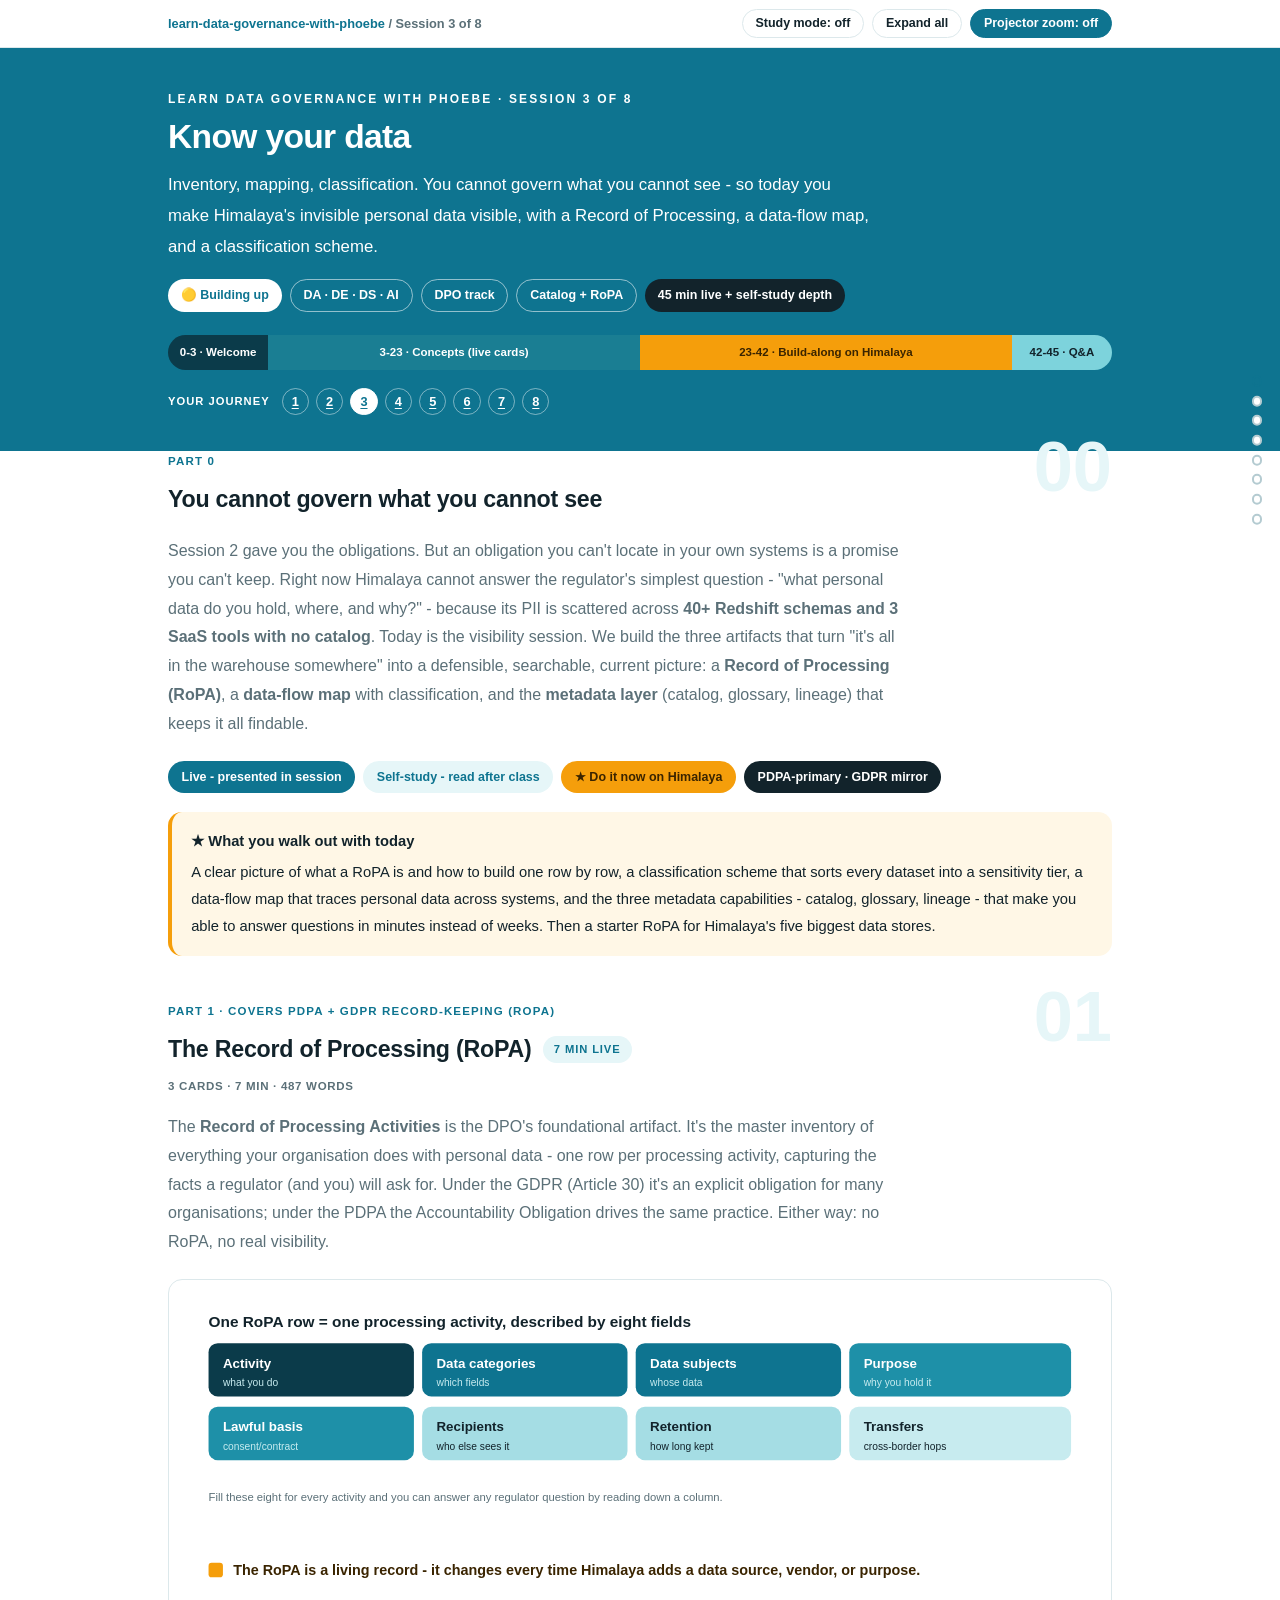
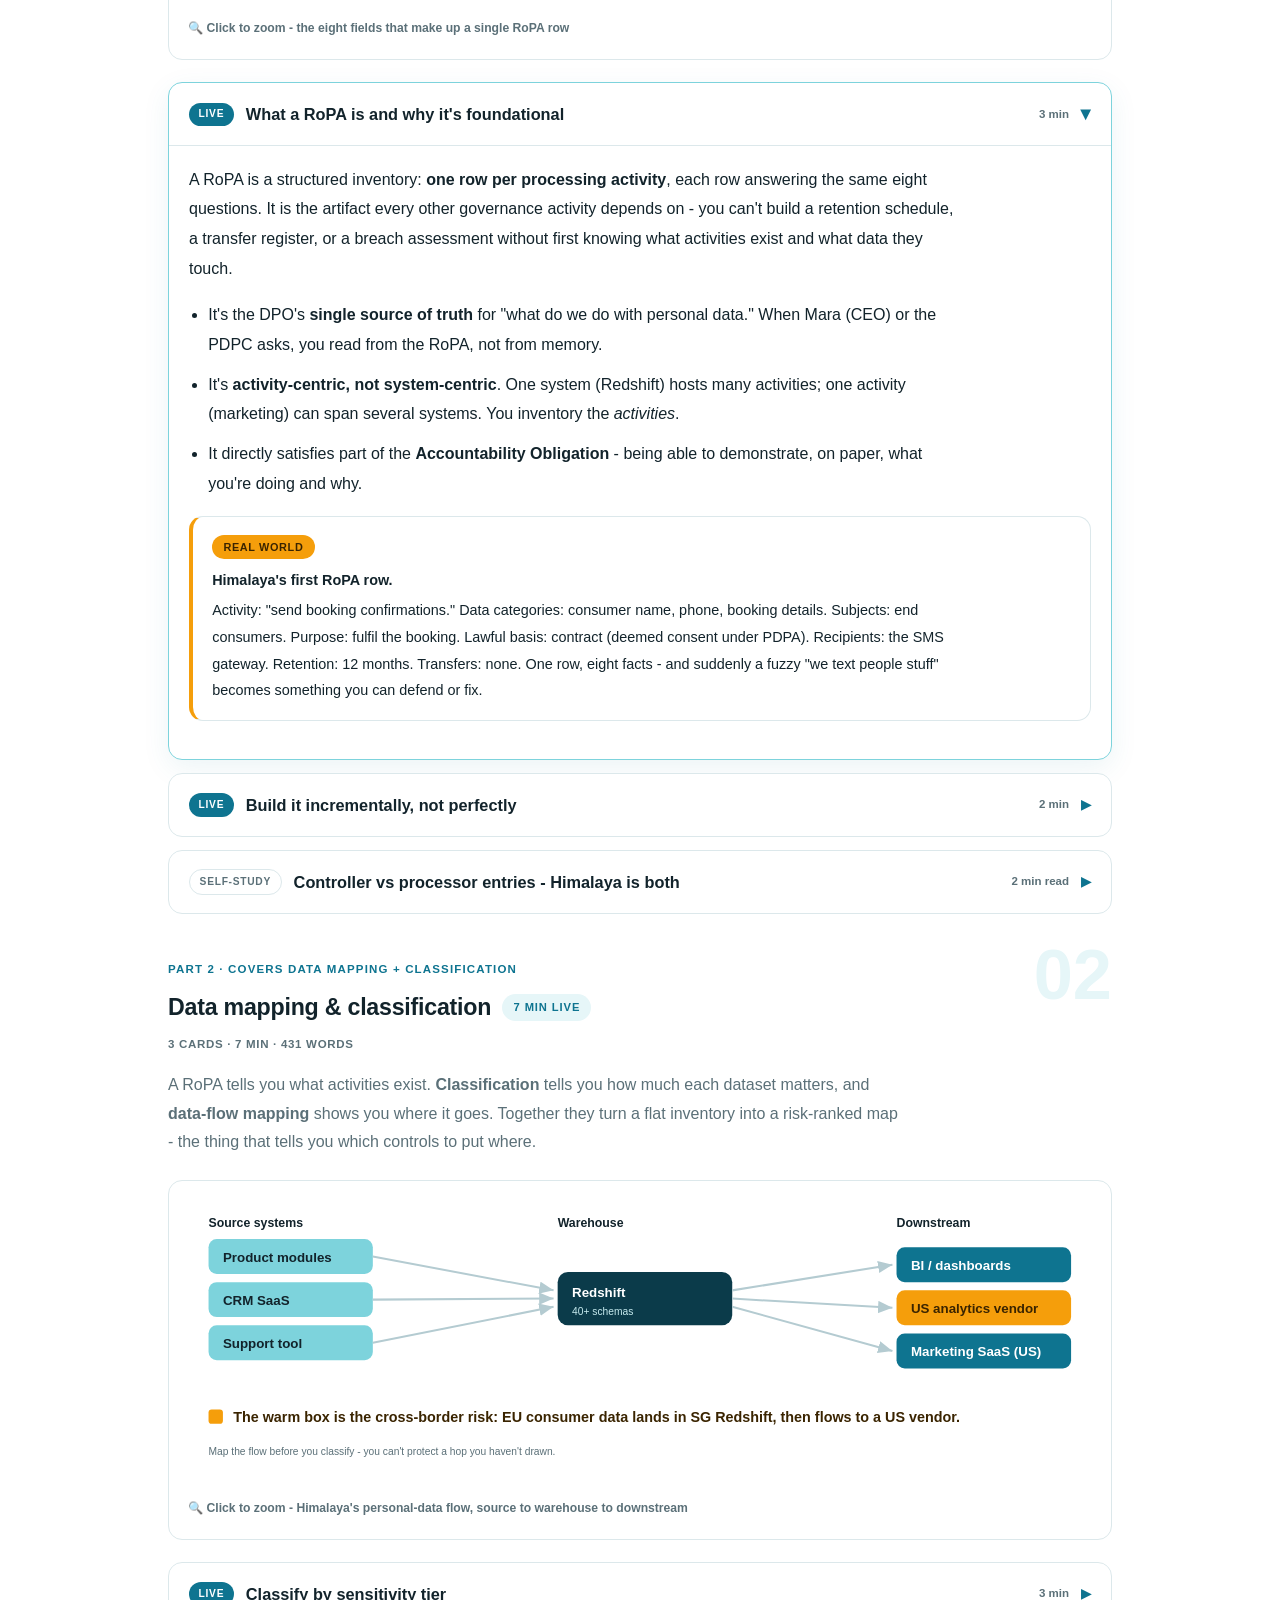
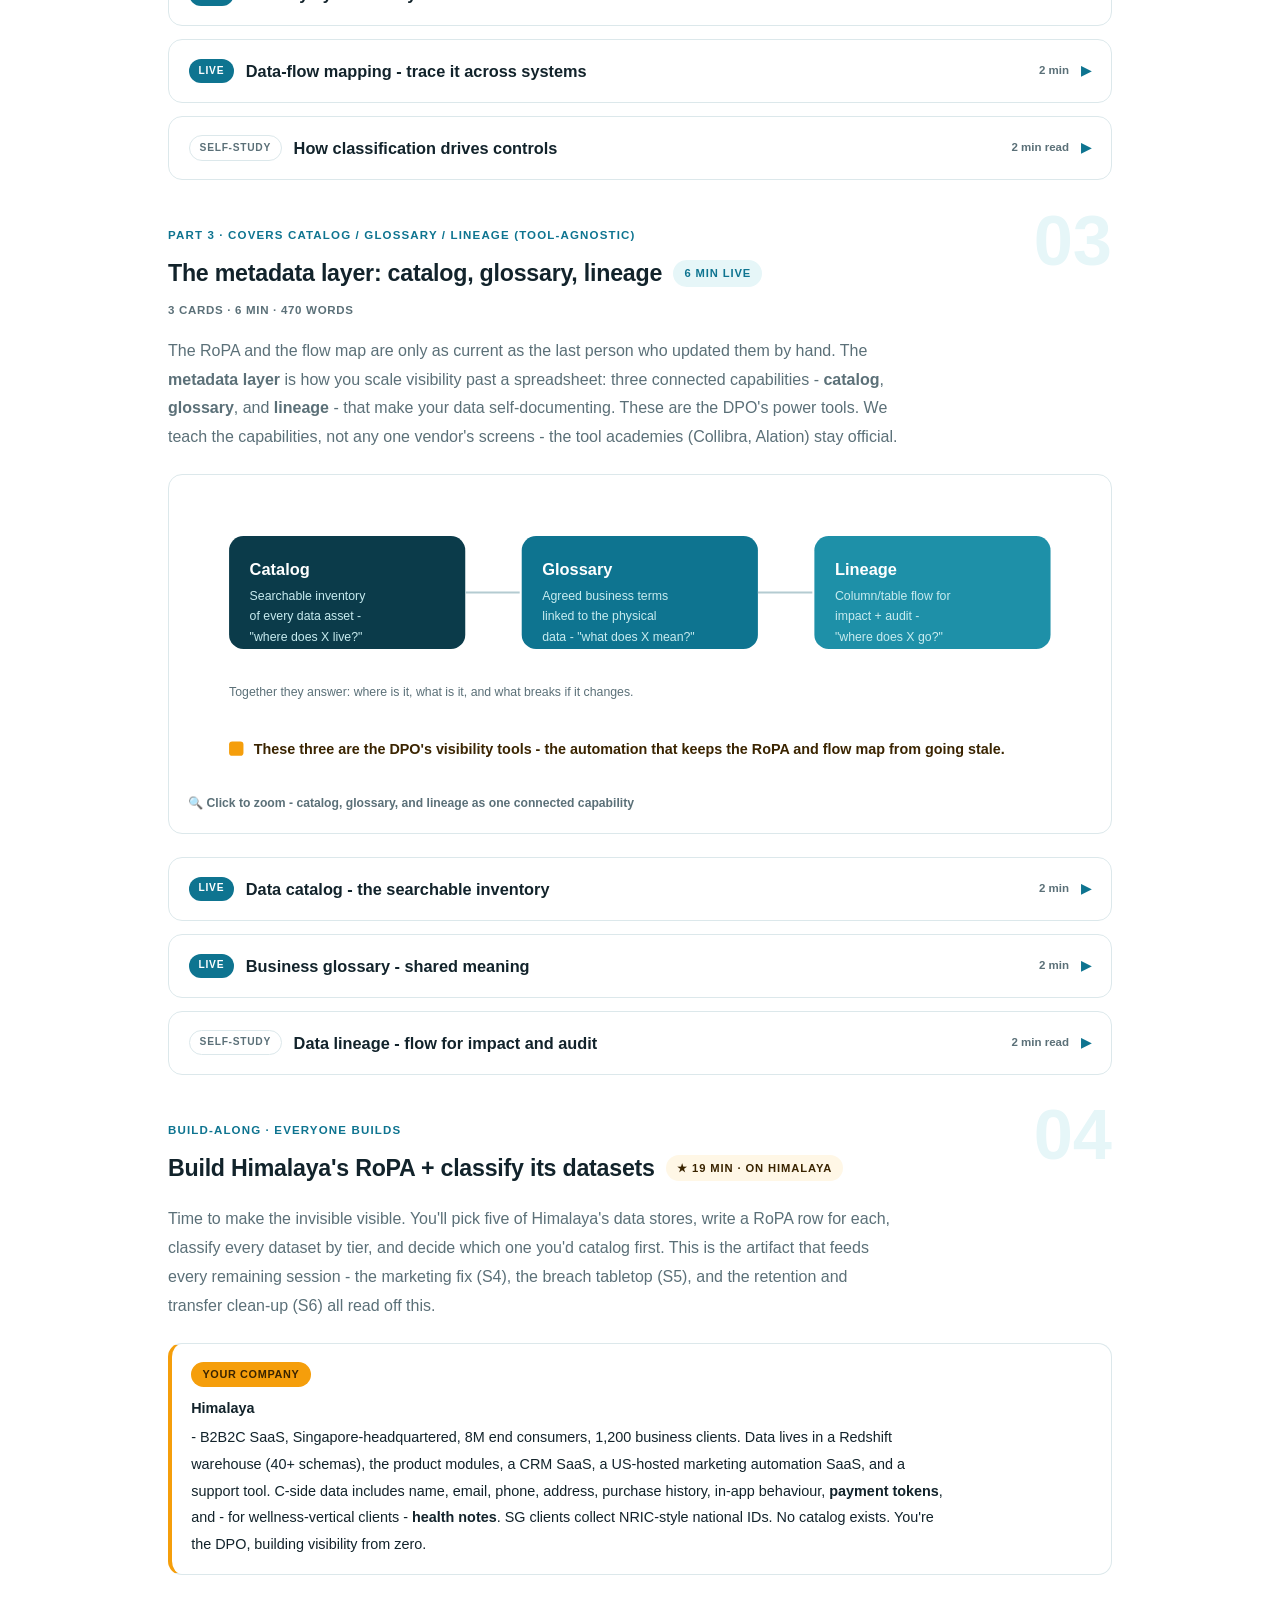
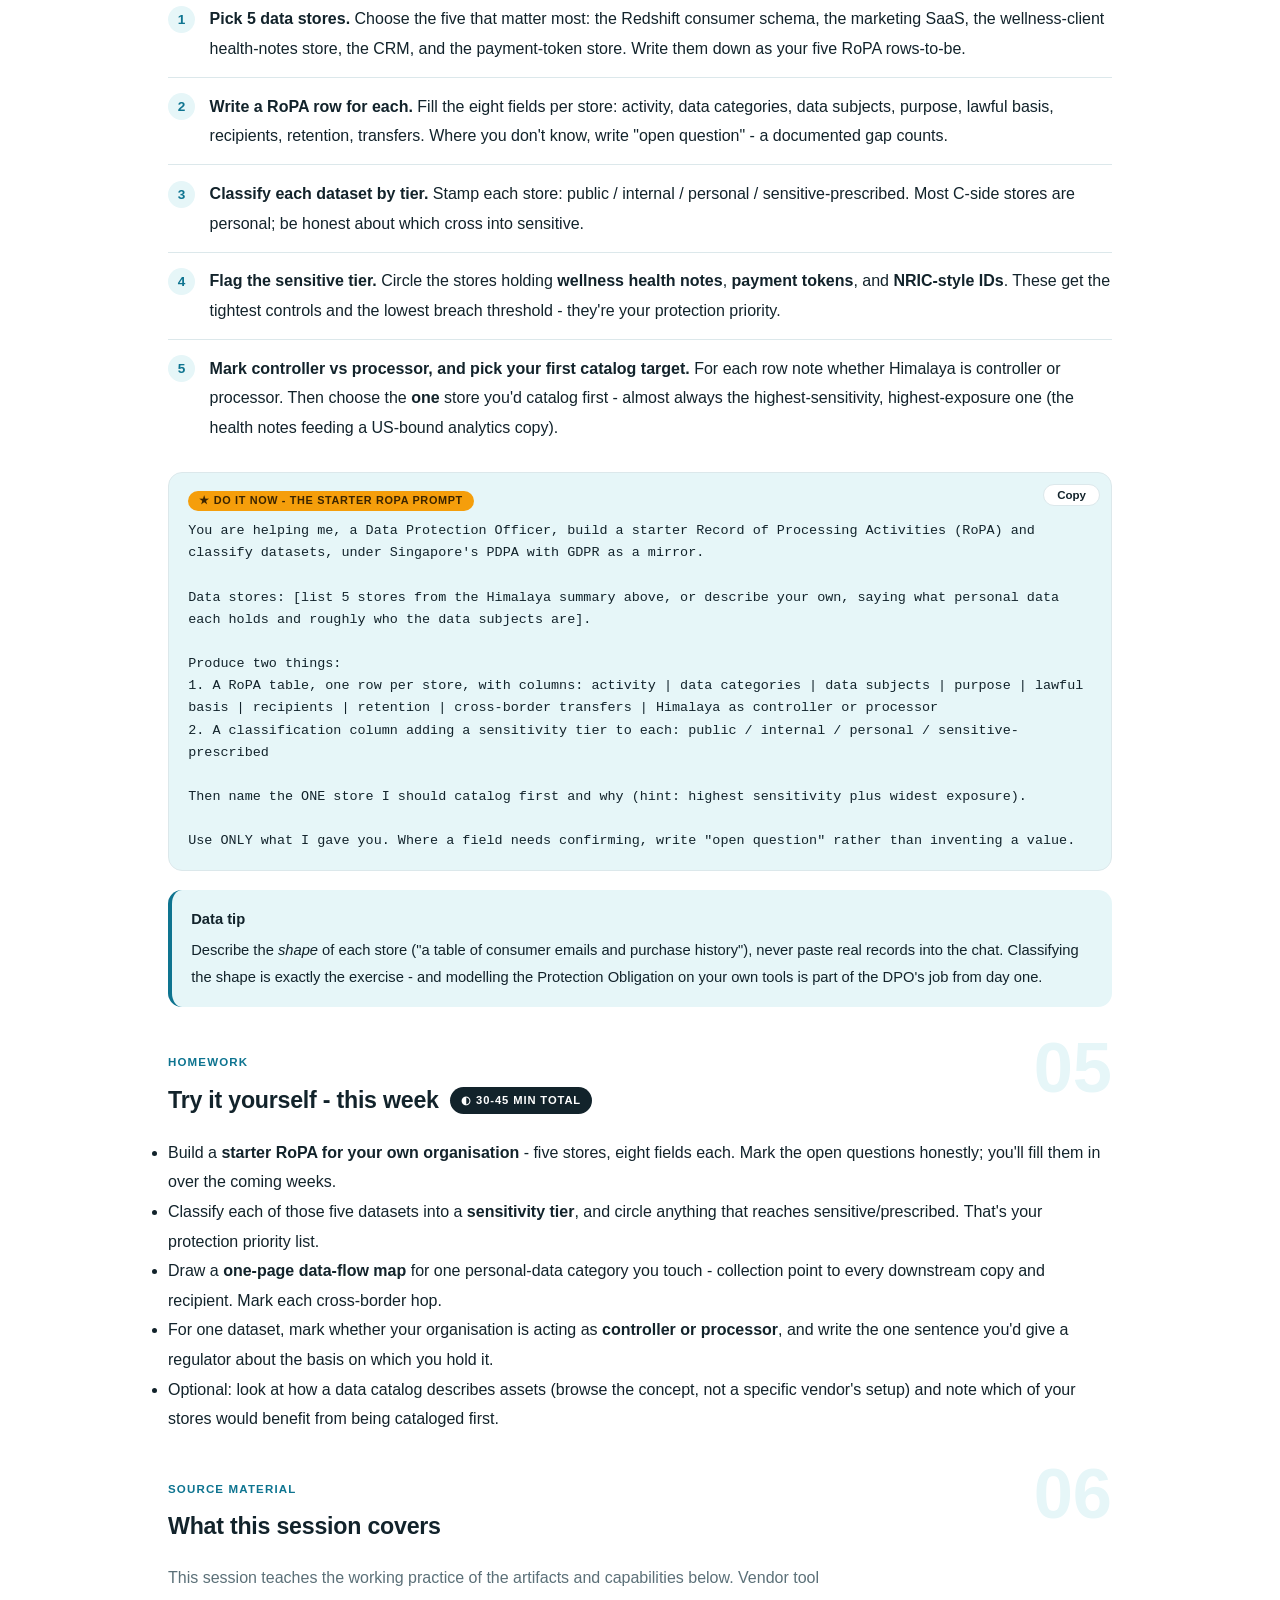
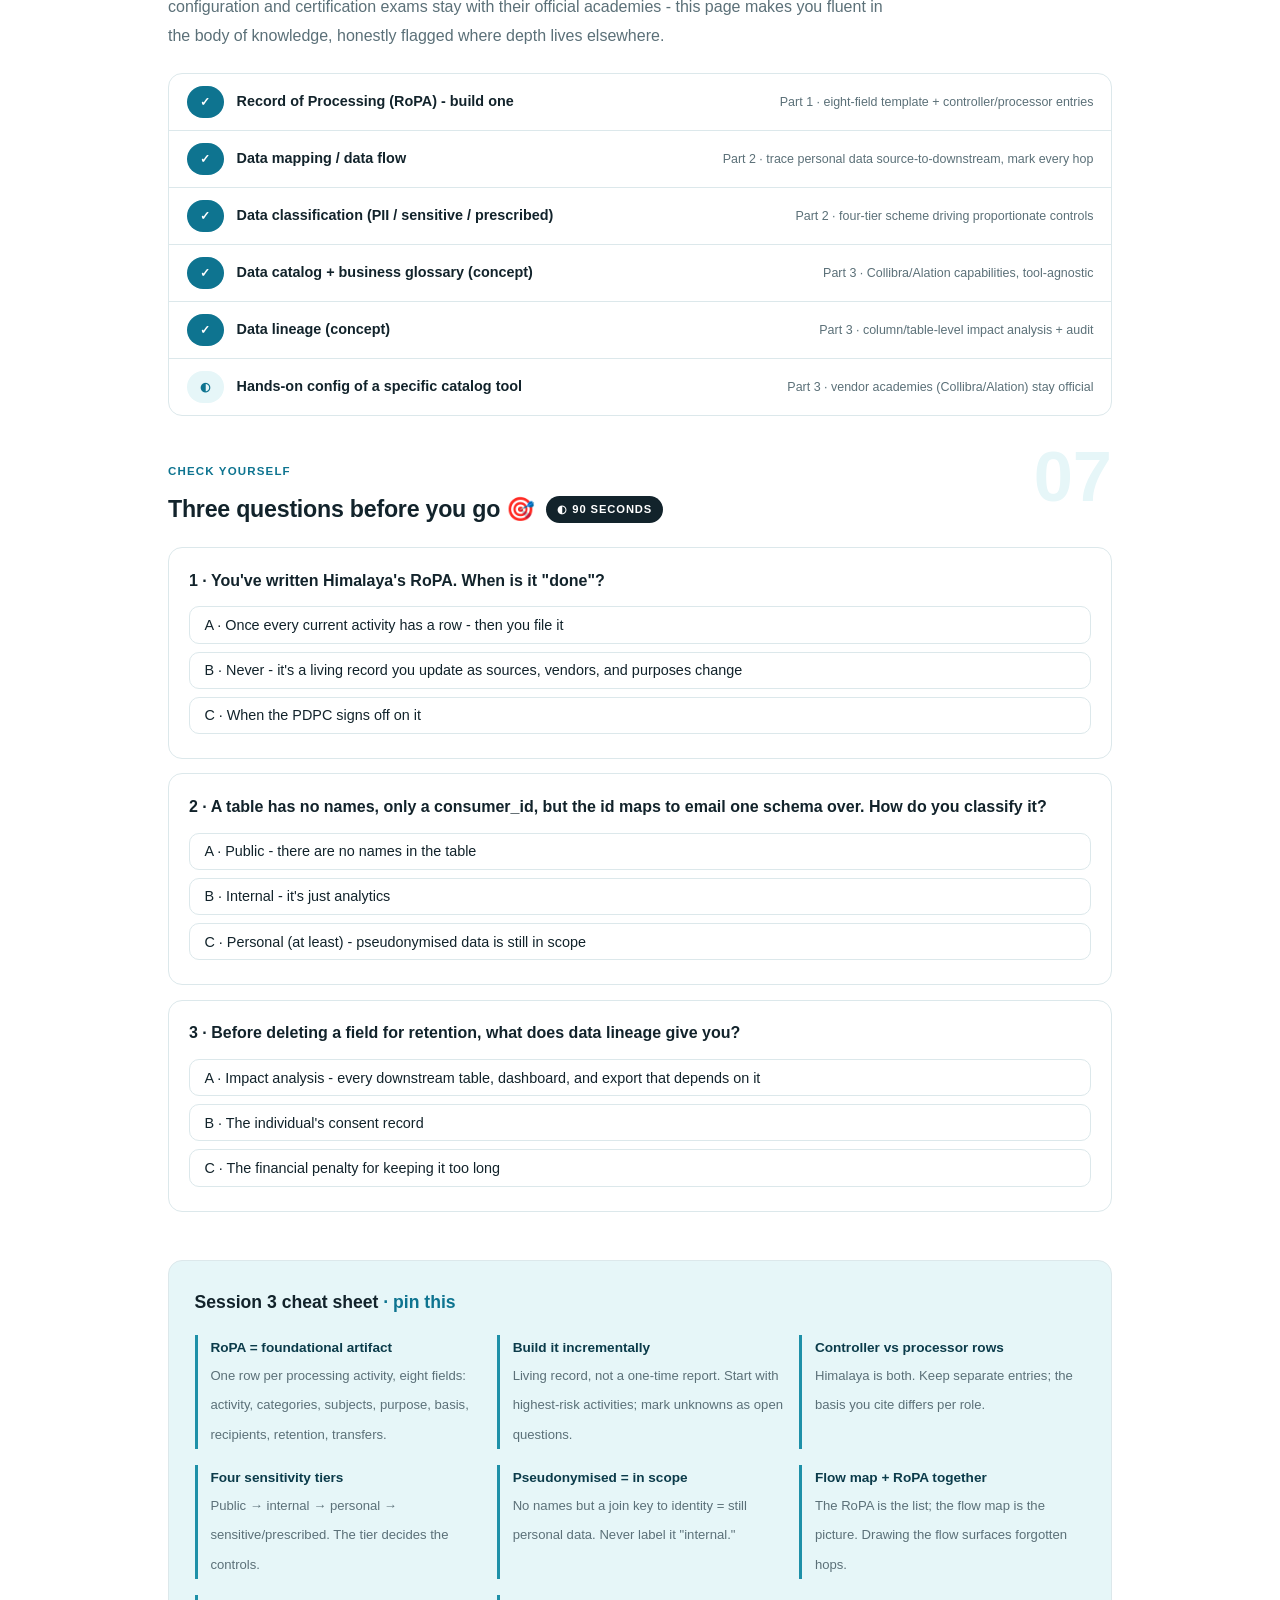
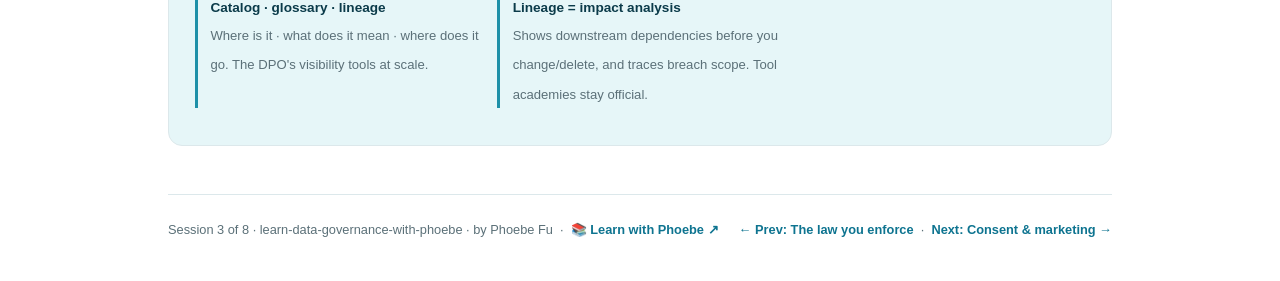
<file: courses/03-know-your-data.html>
<!DOCTYPE html>
<html lang="en">
<head>
<meta charset="UTF-8">
<meta name="viewport" content="width=device-width, initial-scale=1.0">
<!-- social:start -->
<meta name="description" content="Session 2 gave you the obligations. But an obligation you can&#x27;t locate in your own systems is a promise you can&#x27;t keep. Right now Himalaya cannot answer the regulator&#x27;s simplest question...">
<meta property="og:type" content="article">
<meta property="og:site_name" content="Learn with Phoebe">
<meta property="og:title" content="Know your data - learn data governance with phoebe">
<meta property="og:description" content="Session 2 gave you the obligations. But an obligation you can&#x27;t locate in your own systems is a promise you can&#x27;t keep. Right now Himalaya cannot answer the regulator&#x27;s simplest question...">
<meta property="og:url" content="https://phoebefu6.github.io/learn-data-governance-with-phoebe/courses/03-know-your-data.html">
<meta property="og:image" content="https://phoebefu6.github.io/learn-data-governance-with-phoebe/assets/og-cover.png">
<meta property="og:image:width" content="1200">
<meta property="og:image:height" content="630">
<meta name="twitter:card" content="summary_large_image">
<meta name="twitter:title" content="Know your data - learn data governance with phoebe">
<meta name="twitter:description" content="Session 2 gave you the obligations. But an obligation you can&#x27;t locate in your own systems is a promise you can&#x27;t keep. Right now Himalaya cannot answer the regulator&#x27;s simplest question...">
<meta name="twitter:image" content="https://phoebefu6.github.io/learn-data-governance-with-phoebe/assets/og-cover.png">
<!-- social:end -->
<title>Session 3 · Know your data: inventory, mapping, classification - learn data governance with phoebe</title>
<link rel="stylesheet" href="../assets/style.css?v=38">
</head>
<body>

<div class="toolbar">
  <div class="wrap">
    <span class="crumb"><a href="../index.html">learn-data-governance-with-phoebe</a> / Session 3 of 8</span>
    <button class="btn" id="toggle-all" type="button">Expand all</button>
    <button class="btn primary" id="zoom-toggle" type="button">Projector zoom: off</button>
  </div>
</div>

<header class="masthead">
  <div class="wrap">
    <div class="eyebrow">Learn Data Governance with Phoebe · Session 3 of 8</div>
    <h1>Know your <span class="accent">data</span></h1>
    <p class="sub">Inventory, mapping, classification. You cannot govern what you cannot see - so today you make Himalaya's invisible personal data visible, with a Record of Processing, a data-flow map, and a classification scheme.</p>
    <div class="chip-row">
      <span class="chip level">🟡 Building up</span>
      <span class="chip audience">DA · DE · DS · AI</span>
      <span class="chip audience">DPO track</span>
      <span class="chip audience">Catalog + RoPA</span>
      <span class="chip time">45 min live + self-study depth</span>
    </div>
    <div class="agenda">
      <span class="a1" style="flex:1">0-3 · Welcome</span>
      <span class="a2" style="flex:4">3-23 · Concepts (live cards)</span>
      <span class="a3" style="flex:4">23-42 · Build-along on Himalaya</span>
      <span class="a4" style="flex:1">42-45 · Q&amp;A</span>
    </div>
  </div>
</header>

<main class="wrap">

  <!-- ============ INTRO ============ -->
  <section class="section" id="intro">
    <div class="section-kicker">
      <span class="klabel">Part 0</span>
      <h2>You cannot govern what you cannot see</h2>
    </div>
    <p class="lede">Session 2 gave you the obligations. But an obligation you can't locate in your own systems is a promise you can't keep. Right now Himalaya cannot answer the regulator's simplest question - "what personal data do you hold, where, and why?" - because its PII is scattered across <strong>40+ Redshift schemas and 3 SaaS tools with no catalog</strong>. Today is the visibility session. We build the three artifacts that turn "it's all in the warehouse somewhere" into a defensible, searchable, current picture: a <strong>Record of Processing (RoPA)</strong>, a <strong>data-flow map</strong> with classification, and the <strong>metadata layer</strong> (catalog, glossary, lineage) that keeps it all findable.</p>
    <div class="legend">
      <span class="pill solid">Live - presented in session</span>
      <span class="pill light">Self-study - read after class</span>
      <span class="pill peach">★ Do it now on Himalaya</span>
      <span class="pill inkpill">PDPA-primary · GDPR mirror</span>
    </div>
    <div class="callout win">
      <strong>★ What you walk out with today</strong>
      A clear picture of what a RoPA is and how to build one row by row, a classification scheme that sorts every dataset into a sensitivity tier, a data-flow map that traces personal data across systems, and the three metadata capabilities - catalog, glossary, lineage - that make you able to answer questions in minutes instead of weeks. Then a starter RoPA for Himalaya's five biggest data stores.
    </div>
  </section>

  <!-- ============ PART 1: RoPA ============ -->
  <section class="section" id="ropa">
    <div class="section-kicker">
      <span class="klabel">Part 1 · covers PDPA + GDPR record-keeping (RoPA)</span>
      <h2>The Record of Processing (RoPA) <span class="tag concept">7 min live</span></h2>
    </div>
    <p class="lede">The <strong>Record of Processing Activities</strong> is the DPO's foundational artifact. It's the master inventory of everything your organisation does with personal data - one row per processing activity, capturing the facts a regulator (and you) will ask for. Under the GDPR (Article 30) it's an explicit obligation for many organisations; under the PDPA the Accountability Obligation drives the same practice. Either way: no RoPA, no real visibility.</p>

    <figure class="zoomable">
      <svg viewBox="0 0 880 300" xmlns="http://www.w3.org/2000/svg" role="img" aria-label="Anatomy of a RoPA row showing its eight fields">
        <style>
          .rpF { font: 700 13px Inter, sans-serif; fill: #FFFFFF; }
          .rpFd { font: 700 13px Inter, sans-serif; fill: #12232B; }
          .rpX { font: 400 11px Inter, sans-serif; fill: #5B7078; }
          .rpH { font: 700 15px Inter, sans-serif; fill: #12232B; }
          .rpN { font: 600 14px Inter, sans-serif; fill: #3A2400; }
        </style>
        <text class="rpH" x="20" y="26">One RoPA row = one processing activity, described by eight fields</text>
        <rect x="20" y="42" width="200" height="52" rx="9" fill="#0B3B4A"/>
        <text class="rpF" x="34" y="66">Activity</text><text x="34" y="84" style="font:400 10px Inter,sans-serif;fill:#C7EBEF;">what you do</text>
        <rect x="228" y="42" width="200" height="52" rx="9" fill="#0E7490"/>
        <text class="rpF" x="242" y="66">Data categories</text><text x="242" y="84" style="font:400 10px Inter,sans-serif;fill:#C7EBEF;">which fields</text>
        <rect x="436" y="42" width="200" height="52" rx="9" fill="#0E7490"/>
        <text class="rpF" x="450" y="66">Data subjects</text><text x="450" y="84" style="font:400 10px Inter,sans-serif;fill:#C7EBEF;">whose data</text>
        <rect x="644" y="42" width="216" height="52" rx="9" fill="#1E90A8"/>
        <text class="rpF" x="658" y="66">Purpose</text><text x="658" y="84" style="font:400 10px Inter,sans-serif;fill:#C7EBEF;">why you hold it</text>
        <rect x="20" y="104" width="200" height="52" rx="9" fill="#1E90A8"/>
        <text class="rpF" x="34" y="128">Lawful basis</text><text x="34" y="146" style="font:400 10px Inter,sans-serif;fill:#C7EBEF;">consent/contract</text>
        <rect x="228" y="104" width="200" height="52" rx="9" fill="#A5DDE4"/>
        <text class="rpFd" x="242" y="128">Recipients</text><text x="242" y="146" style="font:400 10px Inter,sans-serif;fill:#12232B;">who else sees it</text>
        <rect x="436" y="104" width="200" height="52" rx="9" fill="#A5DDE4"/>
        <text class="rpFd" x="450" y="128">Retention</text><text x="450" y="146" style="font:400 10px Inter,sans-serif;fill:#12232B;">how long kept</text>
        <rect x="644" y="104" width="216" height="52" rx="9" fill="#C7EBEF"/>
        <text class="rpFd" x="658" y="128">Transfers</text><text x="658" y="146" style="font:400 10px Inter,sans-serif;fill:#12232B;">cross-border hops</text>
        <text class="rpX" x="20" y="196">Fill these eight for every activity and you can answer any regulator question by reading down a column.</text>
        <rect x="20" y="256" width="14" height="14" rx="3" fill="#F59E0B"/>
        <text class="rpN" x="44" y="268">The RoPA is a living record - it changes every time Himalaya adds a data source, vendor, or purpose.</text>
      </svg>
      <figcaption>🔍 Click to zoom - the eight fields that make up a single RoPA row</figcaption>
    </figure>

    <details class="card" open>
      <summary><span class="mode live">Live</span>What a RoPA is and why it's foundational<span class="mini">3 min</span><span class="caret">▶</span></summary>
      <div class="body">
        <p>A RoPA is a structured inventory: <strong>one row per processing activity</strong>, each row answering the same eight questions. It is the artifact every other governance activity depends on - you can't build a retention schedule, a transfer register, or a breach assessment without first knowing what activities exist and what data they touch.</p>
        <ul>
          <li>It's the DPO's <strong>single source of truth</strong> for "what do we do with personal data." When Mara (CEO) or the PDPC asks, you read from the RoPA, not from memory.</li>
          <li>It's <strong>activity-centric, not system-centric</strong>. One system (Redshift) hosts many activities; one activity (marketing) can span several systems. You inventory the <em>activities</em>.</li>
          <li>It directly satisfies part of the <strong>Accountability Obligation</strong> - being able to demonstrate, on paper, what you're doing and why.</li>
        </ul>
        <div class="callout example">
          <span class="ex-pill">Real world</span>
          <p><strong>Himalaya's first RoPA row.</strong> Activity: "send booking confirmations." Data categories: consumer name, phone, booking details. Subjects: end consumers. Purpose: fulfil the booking. Lawful basis: contract (deemed consent under PDPA). Recipients: the SMS gateway. Retention: 12 months. Transfers: none. One row, eight facts - and suddenly a fuzzy "we text people stuff" becomes something you can defend or fix.</p>
        </div>
      </div>
    </details>

    <details class="card">
      <summary><span class="mode live">Live</span>Build it incrementally, not perfectly<span class="mini">2 min</span><span class="caret">▶</span></summary>
      <div class="body">
        <p>New DPOs freeze trying to build the perfect complete RoPA on day one. Don't. A RoPA is a <strong>living record</strong> you grow and correct over time - a wrong-but-written row beats a perfect-but-imagined one.</p>
        <ul>
          <li>Start with the <strong>highest-risk activities</strong> - the ones from your Session 2 top-3 (marketing, the US analytics feed, keep-everything retention).</li>
          <li>Interview the <strong>activity owners</strong>: Deven (CPO) for product data, Ilsa (CRO) for marketing, Raj (Head of Data) for the warehouse and pipelines.</li>
          <li>Mark unknowns as <strong>open questions</strong> in the row rather than leaving it blank - a documented gap is itself governance progress.</li>
          <li>Set a <strong>review cadence</strong>. The RoPA drifts the moment engineering ships a new source; a quarterly refresh keeps it honest.</li>
        </ul>
        <div class="callout tip">
          <strong>DPO instinct</strong>
          The RoPA is never "done." Treat it like a codebase, not a report: version it, review it, and expect every new feature or vendor to require a new or edited row. A stale RoPA is worse than none, because it gives false confidence.
        </div>
      </div>
    </details>

    <details class="card">
      <summary><span class="mode self">Self-study</span>Controller vs processor entries - Himalaya is both<span class="mini">2 min read</span><span class="caret">▶</span></summary>
      <div class="body">
        <p>The controller/processor roles from Session 1 shape your RoPA. The duties and the record differ depending on which hat Himalaya wears for a given activity - and in a B2B2C platform, it wears both.</p>
        <table class="clean">
          <thead><tr><th>Role for the activity</th><th>What the RoPA row captures · Himalaya example</th></tr></thead>
          <tbody>
            <tr><td>Himalaya as controller</td><td>Full detail: purposes, lawful basis, retention it decides. Its own platform analytics and marketing to consumers.</td></tr>
            <tr><td>Himalaya as processor</td><td>Whose instructions it acts on, and the controller it serves. Hosting a wellness client's consumer health notes on that client's behalf.</td></tr>
          </tbody>
        </table>
        <p>Keep <strong>separate RoPA entries</strong> for controller activities and processor activities. When the PDPC or a client asks "on what basis do you hold this?", the answer for processor data is "on our client's instructions, under our contract" - a very different answer from your controller data, and one you must be able to point to.</p>
      </div>
    </details>
  </section>

  <!-- ============ PART 2: MAPPING & CLASSIFICATION ============ -->
  <section class="section" id="classify">
    <div class="section-kicker">
      <span class="klabel">Part 2 · covers data mapping + classification</span>
      <h2>Data mapping &amp; classification <span class="tag concept">7 min live</span></h2>
    </div>
    <p class="lede">A RoPA tells you what activities exist. <strong>Classification</strong> tells you how much each dataset matters, and <strong>data-flow mapping</strong> shows you where it goes. Together they turn a flat inventory into a risk-ranked map - the thing that tells you which controls to put where.</p>

    <figure class="zoomable">
      <svg viewBox="0 0 880 280" xmlns="http://www.w3.org/2000/svg" role="img" aria-label="Data-flow map: source systems to warehouse to downstream vendors">
        <style>
          .flH { font: 700 13px Inter, sans-serif; fill: #FFFFFF; }
          .flHd { font: 700 13px Inter, sans-serif; fill: #12232B; }
          .flL { font: 700 12px Inter, sans-serif; fill: #12232B; }
          .flX { font: 400 10px Inter, sans-serif; fill: #5B7078; }
          .flA { stroke: #B4CBD1; stroke-width: 2; fill: none; marker-end: url(#flArrow); }
          .flN { font: 600 14px Inter, sans-serif; fill: #3A2400; }
        </style>
        <defs>
          <marker id="flArrow" markerWidth="9" markerHeight="9" refX="7" refY="3" orient="auto"><path d="M0,0 L7,3 L0,6 Z" fill="#B4CBD1"/></marker>
        </defs>
        <text class="flL" x="20" y="26">Source systems</text>
        <rect x="20" y="38" width="160" height="34" rx="8" fill="#7DD3DC"/><text class="flHd" x="34" y="60">Product modules</text>
        <rect x="20" y="80" width="160" height="34" rx="8" fill="#7DD3DC"/><text class="flHd" x="34" y="102">CRM SaaS</text>
        <rect x="20" y="122" width="160" height="34" rx="8" fill="#7DD3DC"/><text class="flHd" x="34" y="144">Support tool</text>
        <text class="flL" x="360" y="26">Warehouse</text>
        <rect x="360" y="70" width="170" height="52" rx="10" fill="#0B3B4A"/><text class="flH" x="374" y="94">Redshift</text><text x="374" y="112" style="font:400 10px Inter,sans-serif;fill:#C7EBEF;">40+ schemas</text>
        <text class="flL" x="690" y="26">Downstream</text>
        <rect x="690" y="46" width="170" height="34" rx="8" fill="#0E7490"/><text class="flH" x="704" y="68">BI / dashboards</text>
        <rect x="690" y="88" width="170" height="34" rx="8" fill="#F59E0B"/><text x="704" y="110" style="font:700 13px Inter,sans-serif;fill:#3A2400;">US analytics vendor</text>
        <rect x="690" y="130" width="170" height="34" rx="8" fill="#0E7490"/><text class="flH" x="704" y="152">Marketing SaaS (US)</text>
        <line class="flA" x1="180" y1="55" x2="356" y2="88"/>
        <line class="flA" x1="180" y1="97" x2="356" y2="96"/>
        <line class="flA" x1="180" y1="139" x2="356" y2="104"/>
        <line class="flA" x1="530" y1="88" x2="686" y2="63"/>
        <line class="flA" x1="530" y1="96" x2="686" y2="105"/>
        <line class="flA" x1="530" y1="104" x2="686" y2="147"/>
        <rect x="20" y="204" width="14" height="14" rx="3" fill="#F59E0B"/>
        <text class="flN" x="44" y="216">The warm box is the cross-border risk: EU consumer data lands in SG Redshift, then flows to a US vendor.</text>
        <text class="flX" x="20" y="248">Map the flow before you classify - you can't protect a hop you haven't drawn.</text>
      </svg>
      <figcaption>🔍 Click to zoom - Himalaya's personal-data flow, source to warehouse to downstream</figcaption>
    </figure>

    <details class="card">
      <summary><span class="mode live">Live</span>Classify by sensitivity tier<span class="mini">3 min</span><span class="caret">▶</span></summary>
      <div class="body">
        <p>Reuse the ladder from Session 1, now as an operational label you stamp on every dataset. Classification is what lets you apply <em>proportionate</em> controls - you don't guard a public metrics table the way you guard health notes.</p>
        <table class="clean">
          <thead><tr><th>Tier</th><th>What lands here · Himalaya example</th></tr></thead>
          <tbody>
            <tr><td>Public</td><td>Freely shareable. Aggregate platform stats, marketing content.</td></tr>
            <tr><td>Internal</td><td>Business data, not personal. Contract terms, client billing config.</td></tr>
            <tr><td>Personal</td><td>Data about an identifiable person. Consumer name, email, phone, purchase history.</td></tr>
            <tr><td>Sensitive / prescribed</td><td>Highest duty. Wellness health notes, payment tokens, NRIC-style national IDs, credentials.</td></tr>
          </tbody>
        </table>
        <div class="callout example">
          <span class="ex-pill">Real world</span>
          <p>Raj's team labels a schema "analytics" and treats it as low-stakes. But it carries a <code>consumer_id</code> joinable to email one schema over, plus a copy of wellness-client health notes for a churn model. That's not internal data - it's <strong>sensitive/prescribed</strong>, and mislabelling it is why the near-miss export was so damaging. Classification catches this before a breach does.</p>
        </div>
      </div>
    </details>

    <details class="card">
      <summary><span class="mode live">Live</span>Data-flow mapping - trace it across systems<span class="mini">2 min</span><span class="caret">▶</span></summary>
      <div class="body">
        <p>A data-flow map follows a category of personal data from where it enters to everywhere it ends up. It's the map that makes transfer and retention risks visible - a field you never drew is a field you can't govern.</p>
        <ul>
          <li>Pick a data category (say, consumer contact details) and <strong>trace it end to end</strong>: collected in the product module → landed in Redshift → copied to the marketing SaaS → sent to the US analytics vendor.</li>
          <li>Mark every <strong>cross-border hop</strong> and every <strong>third-party recipient</strong> - these are your Transfer Limitation and disclosure points.</li>
          <li>Note where data <strong>duplicates</strong>. Copies multiply risk: each place the data rests is another place it can leak or must be deleted.</li>
        </ul>
        <div class="callout tip">
          <strong>Say it right</strong>
          The flow map and the RoPA are two views of the same truth. The RoPA is the list; the flow map is the picture. Build them together - drawing the flow almost always surfaces a recipient or a hop the RoPA row forgot.
        </div>
      </div>
    </details>

    <details class="card">
      <summary><span class="mode self">Self-study</span>How classification drives controls<span class="mini">2 min read</span><span class="caret">▶</span></summary>
      <div class="body">
        <p>Classification is not paperwork for its own sake - the tier a dataset carries decides the controls it earns. This is the bridge between today's mapping and the protection work in Sessions 5 and 6.</p>
        <table class="clean">
          <thead><tr><th>If the tier is...</th><th>The controls that should follow</th></tr></thead>
          <tbody>
            <tr><td>Personal</td><td>Access on need-to-know, retention limit, logged access, standard encryption.</td></tr>
            <tr><td>Sensitive / prescribed</td><td>All of the above, plus masking/tokenisation, tighter access, shorter retention, and a lower breach-notification threshold.</td></tr>
            <tr><td>Any tier crossing a border</td><td>Transfer safeguards (comparable protection / SCCs) before the data moves.</td></tr>
          </tbody>
        </table>
        <p>So classification isn't an academic label - it's the input that tells your engineers <em>which</em> masking, <em>which</em> access rule, and <em>how long</em> to retain. A dataset with no tier is a dataset with no defined controls, which is exactly how the near-miss happened.</p>
      </div>
    </details>
  </section>

  <!-- ============ PART 3: METADATA LAYER ============ -->
  <section class="section" id="metadata">
    <div class="section-kicker">
      <span class="klabel">Part 3 · covers catalog / glossary / lineage (tool-agnostic)</span>
      <h2>The metadata layer: catalog, glossary, lineage <span class="tag concept">6 min live</span></h2>
    </div>
    <p class="lede">The RoPA and the flow map are only as current as the last person who updated them by hand. The <strong>metadata layer</strong> is how you scale visibility past a spreadsheet: three connected capabilities - <strong>catalog</strong>, <strong>glossary</strong>, and <strong>lineage</strong> - that make your data self-documenting. These are the DPO's power tools. We teach the capabilities, not any one vendor's screens - the tool academies (Collibra, Alation) stay official.</p>

    <figure class="zoomable">
      <svg viewBox="0 0 880 280" xmlns="http://www.w3.org/2000/svg" role="img" aria-label="Three connected metadata capabilities: catalog, glossary, lineage">
        <style>
          .mtH { font: 700 16px Inter, sans-serif; fill: #FFFFFF; }
          .mtX { font: 400 12px Inter, sans-serif; fill: #C7EBEF; }
          .mtXd { font: 400 12px Inter, sans-serif; fill: #5B7078; }
          .mtA { stroke: #B4CBD1; stroke-width: 2; fill: none; }
          .mtN { font: 600 14px Inter, sans-serif; fill: #3A2400; }
        </style>
        <rect x="40" y="40" width="230" height="110" rx="14" fill="#0B3B4A"/>
        <text class="mtH" x="60" y="78">Catalog</text>
        <text class="mtX" x="60" y="102">Searchable inventory</text>
        <text class="mtX" x="60" y="122">of every data asset -</text>
        <text class="mtX" x="60" y="142">"where does X live?"</text>
        <rect x="325" y="40" width="230" height="110" rx="14" fill="#0E7490"/>
        <text class="mtH" x="345" y="78">Glossary</text>
        <text class="mtX" x="345" y="102">Agreed business terms</text>
        <text class="mtX" x="345" y="122">linked to the physical</text>
        <text class="mtX" x="345" y="142">data - "what does X mean?"</text>
        <rect x="610" y="40" width="230" height="110" rx="14" fill="#1E90A8"/>
        <text class="mtH" x="630" y="78">Lineage</text>
        <text class="mtX" x="630" y="102">Column/table flow for</text>
        <text class="mtX" x="630" y="122">impact + audit -</text>
        <text class="mtX" x="630" y="142">"where does X go?"</text>
        <line class="mtA" x1="270" y1="95" x2="323" y2="95"/>
        <line class="mtA" x1="555" y1="95" x2="608" y2="95"/>
        <text class="mtXd" x="40" y="196">Together they answer: where is it, what is it, and what breaks if it changes.</text>
        <rect x="40" y="240" width="14" height="14" rx="3" fill="#F59E0B"/>
        <text class="mtN" x="64" y="252">These three are the DPO's visibility tools - the automation that keeps the RoPA and flow map from going stale.</text>
      </svg>
      <figcaption>🔍 Click to zoom - catalog, glossary, and lineage as one connected capability</figcaption>
    </figure>

    <details class="card">
      <summary><span class="mode live">Live</span>Data catalog - the searchable inventory<span class="mini">2 min</span><span class="caret">▶</span></summary>
      <div class="body">
        <p>A <strong>data catalog</strong> is a searchable index of your data assets - tables, columns, dashboards, files - with descriptions, owners, and classification tags attached. Think of it as a library catalogue for the warehouse: it answers "where does consumer email live?" in seconds, across all 40+ schemas.</p>
        <ul>
          <li>It <strong>discovers and indexes</strong> assets automatically, so it stays closer to current than a hand-kept spreadsheet.</li>
          <li>It's where your <strong>classification tags</strong> from Part 2 live at scale - tag once, and every downstream copy inherits the sensitivity label.</li>
          <li>It carries <strong>ownership</strong> - the named data owner/steward for each asset (formalised in Session 7).</li>
        </ul>
        <div class="callout example">
          <span class="ex-pill">Real world</span>
          <p>When Tom (VP Customer Success) fields an angry consumer asking "what do you have on me?", today it's a week of Raj grepping schemas. With a catalog, you search the consumer's data category, see every asset tagged with it, and answer the access request in an afternoon. The catalog turns a fire drill into a lookup.</p>
        </div>
      </div>
    </details>

    <details class="card">
      <summary><span class="mode live">Live</span>Business glossary - shared meaning<span class="mini">2 min</span><span class="caret">▶</span></summary>
      <div class="body">
        <p>A <strong>business glossary</strong> is the agreed definition of the terms your organisation uses, linked to the physical data that implements them. It closes the gap between what the business says and what the columns actually hold.</p>
        <ul>
          <li>It defines terms like "active consumer," "wellness client," or "prescribed data" <strong>once</strong>, so everyone means the same thing.</li>
          <li>Each glossary term <strong>links to the physical assets</strong> in the catalog - so "health note" as a concept points to the exact columns that store one.</li>
          <li>For a DPO it's how you make "sensitive/prescribed data" a <strong>precise, enforceable label</strong> rather than a fuzzy idea people interpret differently.</li>
        </ul>
        <div class="callout tip">
          <strong>DPO instinct</strong>
          Disagreements about compliance are often really disagreements about definitions. When Ilsa says "those consumers consented," a glossary that pins down what "consented" means for each activity ends the argument with a fact instead of a debate.
        </div>
      </div>
    </details>

    <details class="card">
      <summary><span class="mode self">Self-study</span>Data lineage - flow for impact and audit<span class="mini">2 min read</span><span class="caret">▶</span></summary>
      <div class="body">
        <p><strong>Data lineage</strong> traces data at the column and table level - where each field came from, what transformed it, and everywhere it flows downstream. It's the machine-generated version of the flow map you drew by hand in Part 2.</p>
        <ul>
          <li><strong>Impact analysis:</strong> before you delete or change a field, lineage shows every downstream table, dashboard, and export that depends on it - so a retention deletion doesn't silently break a report.</li>
          <li><strong>Audit trail:</strong> when the PDPC asks "how did this consumer's data reach the US vendor?", lineage is the documented answer, hop by hop.</li>
          <li><strong>Breach scoping:</strong> lineage lets you trace exactly which downstream copies of an exposed table exist - the difference between "we think" and "we know" during a breach (Session 5).</li>
        </ul>
        <p>Note the honesty rail: <strong>Collibra and Alation</strong> are the well-known platforms that provide catalog, glossary, and lineage together, but their hands-on configuration and vendor academies <strong>stay official</strong>. This course teaches the tool-agnostic capabilities so you can evaluate and direct any of them as the DPO - not operate one specific product.</p>
      </div>
    </details>
  </section>

  <!-- ============ BUILD-ALONG ============ -->
  <section class="section" id="build">
    <div class="section-kicker">
      <span class="klabel">Build-along · everyone builds</span>
      <h2>Build Himalaya's RoPA + classify its datasets <span class="tag demo">★ 19 min · on Himalaya</span></h2>
    </div>
    <p class="lede">Time to make the invisible visible. You'll pick five of Himalaya's data stores, write a RoPA row for each, classify every dataset by tier, and decide which one you'd catalog first. This is the artifact that feeds every remaining session - the marketing fix (S4), the breach tabletop (S5), and the retention and transfer clean-up (S6) all read off this.</p>

    <div class="callout example">
      <span class="ex-pill">Your company</span>
      <p><strong>Himalaya</strong> - B2B2C SaaS, Singapore-headquartered, 8M end consumers, 1,200 business clients. Data lives in a Redshift warehouse (40+ schemas), the product modules, a CRM SaaS, a US-hosted marketing automation SaaS, and a support tool. C-side data includes name, email, phone, address, purchase history, in-app behaviour, <strong>payment tokens</strong>, and - for wellness-vertical clients - <strong>health notes</strong>. SG clients collect NRIC-style national IDs. No catalog exists. You're the DPO, building visibility from zero.</p>
    </div>

    <div class="steps">
      <div class="step"><p><strong>Pick 5 data stores.</strong> Choose the five that matter most: the Redshift consumer schema, the marketing SaaS, the wellness-client health-notes store, the CRM, and the payment-token store. Write them down as your five RoPA rows-to-be.</p></div>
      <div class="step"><p><strong>Write a RoPA row for each.</strong> Fill the eight fields per store: activity, data categories, data subjects, purpose, lawful basis, recipients, retention, transfers. Where you don't know, write "open question" - a documented gap counts.</p></div>
      <div class="step"><p><strong>Classify each dataset by tier.</strong> Stamp each store: public / internal / personal / sensitive-prescribed. Most C-side stores are personal; be honest about which cross into sensitive.</p></div>
      <div class="step"><p><strong>Flag the sensitive tier.</strong> Circle the stores holding <strong>wellness health notes</strong>, <strong>payment tokens</strong>, and <strong>NRIC-style IDs</strong>. These get the tightest controls and the lowest breach threshold - they're your protection priority.</p></div>
      <div class="step"><p><strong>Mark controller vs processor, and pick your first catalog target.</strong> For each row note whether Himalaya is controller or processor. Then choose the <strong>one</strong> store you'd catalog first - almost always the highest-sensitivity, highest-exposure one (the health notes feeding a US-bound analytics copy).</p></div>
    </div>

    <div class="prompt-box good"><span class="label">★ Do it now - the starter RoPA prompt</span>You are helping me, a Data Protection Officer, build a starter Record of Processing Activities (RoPA) and classify datasets, under Singapore's PDPA with GDPR as a mirror.

Data stores: [list 5 stores from the Himalaya summary above, or describe your own, saying what personal data each holds and roughly who the data subjects are].

Produce two things:
1. A RoPA table, one row per store, with columns: activity | data categories | data subjects | purpose | lawful basis | recipients | retention | cross-border transfers | Himalaya as controller or processor
2. A classification column adding a sensitivity tier to each: public / internal / personal / sensitive-prescribed

Then name the ONE store I should catalog first and why (hint: highest sensitivity plus widest exposure).

Use ONLY what I gave you. Where a field needs confirming, write "open question" rather than inventing a value.</div>

    <div class="callout tip">
      <strong>Data tip</strong>
      Describe the <em>shape</em> of each store ("a table of consumer emails and purchase history"), never paste real records into the chat. Classifying the shape is exactly the exercise - and modelling the Protection Obligation on your own tools is part of the DPO's job from day one.
    </div>
  </section>

  <!-- ============ HOMEWORK ============ -->
  <section class="section" id="exercise">
    <div class="section-kicker">
      <span class="klabel">Homework</span>
      <h2>Try it yourself - this week <span class="tag exercise">◐ 30-45 min total</span></h2>
    </div>
    <ul>
      <li>Build a <strong>starter RoPA for your own organisation</strong> - five stores, eight fields each. Mark the open questions honestly; you'll fill them in over the coming weeks.</li>
      <li>Classify each of those five datasets into a <strong>sensitivity tier</strong>, and circle anything that reaches sensitive/prescribed. That's your protection priority list.</li>
      <li>Draw a <strong>one-page data-flow map</strong> for one personal-data category you touch - collection point to every downstream copy and recipient. Mark each cross-border hop.</li>
      <li>For one dataset, mark whether your organisation is acting as <strong>controller or processor</strong>, and write the one sentence you'd give a regulator about the basis on which you hold it.</li>
      <li>Optional: look at how a data catalog describes assets (browse the concept, not a specific vendor's setup) and note which of your stores would benefit from being cataloged first.</li>
    </ul>
  </section>

  <!-- ============ SOURCES COVERED ============ -->
  <section class="section" id="official">
    <div class="section-kicker">
      <span class="klabel">Source material</span>
      <h2>What this session covers</h2>
    </div>
    <p class="lede">This session teaches the working practice of the artifacts and capabilities below. Vendor tool configuration and certification exams stay with their official academies - this page makes you fluent in the body of knowledge, honestly flagged where depth lives elsewhere.</p>
    <div class="covered">
      <div class="covered-row"><span class="status pill solid">✓</span><span class="name">Record of Processing (RoPA) - build one</span><span class="note">Part 1 · eight-field template + controller/processor entries</span></div>
      <div class="covered-row"><span class="status pill solid">✓</span><span class="name">Data mapping / data flow</span><span class="note">Part 2 · trace personal data source-to-downstream, mark every hop</span></div>
      <div class="covered-row"><span class="status pill solid">✓</span><span class="name">Data classification (PII / sensitive / prescribed)</span><span class="note">Part 2 · four-tier scheme driving proportionate controls</span></div>
      <div class="covered-row"><span class="status pill solid">✓</span><span class="name">Data catalog + business glossary (concept)</span><span class="note">Part 3 · Collibra/Alation capabilities, tool-agnostic</span></div>
      <div class="covered-row"><span class="status pill solid">✓</span><span class="name">Data lineage (concept)</span><span class="note">Part 3 · column/table-level impact analysis + audit</span></div>
      <div class="covered-row"><span class="status pill light">◐</span><span class="name">Hands-on config of a specific catalog tool</span><span class="note">Part 3 · vendor academies (Collibra/Alation) stay official</span></div>
    </div>
  </section>

  <!-- ============ QUIZ ============ -->
  <section class="section" id="quiz">
    <div class="section-kicker">
      <span class="klabel">Check yourself</span>
      <h2>Three questions before you go 🎯 <span class="tag exercise">◐ 90 seconds</span></h2>
    </div>
    <div class="quiz-q" data-answer="1">
      <p class="qtext">1 · You've written Himalaya's RoPA. When is it "done"?</p>
      <button class="qopt" type="button">A · Once every current activity has a row - then you file it</button>
      <button class="qopt" type="button">B · Never - it's a living record you update as sources, vendors, and purposes change</button>
      <button class="qopt" type="button">C · When the PDPC signs off on it</button>
      <p class="qwhy">A RoPA is a living record. Every new data source, vendor, or purpose means a new or edited row. A stale RoPA gives false confidence.</p>
    </div>
    <div class="quiz-q" data-answer="2">
      <p class="qtext">2 · A table has no names, only a consumer_id, but the id maps to email one schema over. How do you classify it?</p>
      <button class="qopt" type="button">A · Public - there are no names in the table</button>
      <button class="qopt" type="button">B · Internal - it's just analytics</button>
      <button class="qopt" type="button">C · Personal (at least) - pseudonymised data is still in scope</button>
      <p class="qwhy">Pseudonymised data (reversible with a key) is still personal data. If it also carries health notes, it's sensitive/prescribed - never "internal."</p>
    </div>
    <div class="quiz-q" data-answer="0">
      <p class="qtext">3 · Before deleting a field for retention, what does data lineage give you?</p>
      <button class="qopt" type="button">A · Impact analysis - every downstream table, dashboard, and export that depends on it</button>
      <button class="qopt" type="button">B · The individual's consent record</button>
      <button class="qopt" type="button">C · The financial penalty for keeping it too long</button>
      <p class="qwhy">Lineage traces column/table flow, so it shows the downstream impact of a change - so a retention deletion doesn't silently break a report or export.</p>
    </div>
    <p class="quiz-score"></p>
  </section>

  <!-- ============ CHEAT SHEET ============ -->
  <section class="cheat" id="cheatsheet">
    <h3>Session 3 cheat sheet <span>· pin this</span></h3>
    <div class="grid-2">
      <div class="cheat-item"><b>RoPA = foundational artifact</b><span>One row per processing activity, eight fields: activity, categories, subjects, purpose, basis, recipients, retention, transfers.</span></div>
      <div class="cheat-item"><b>Build it incrementally</b><span>Living record, not a one-time report. Start with highest-risk activities; mark unknowns as open questions.</span></div>
      <div class="cheat-item"><b>Controller vs processor rows</b><span>Himalaya is both. Keep separate entries; the basis you cite differs per role.</span></div>
      <div class="cheat-item"><b>Four sensitivity tiers</b><span>Public → internal → personal → sensitive/prescribed. The tier decides the controls.</span></div>
      <div class="cheat-item"><b>Pseudonymised = in scope</b><span>No names but a join key to identity = still personal data. Never label it "internal."</span></div>
      <div class="cheat-item"><b>Flow map + RoPA together</b><span>The RoPA is the list; the flow map is the picture. Drawing the flow surfaces forgotten hops.</span></div>
      <div class="cheat-item"><b>Catalog · glossary · lineage</b><span>Where is it · what does it mean · where does it go. The DPO's visibility tools at scale.</span></div>
      <div class="cheat-item"><b>Lineage = impact analysis</b><span>Shows downstream dependencies before you change/delete, and traces breach scope. Tool academies stay official.</span></div>
    </div>
  </section>

  <footer class="pagefoot">
    <span>Session 3 of 8 · learn-data-governance-with-phoebe · by Phoebe Fu &nbsp;·&nbsp; 📚 <a href="https://phoebefu6.github.io/learn-with-phoebe/">Learn with Phoebe ↗</a></span>
    <span><a href="02-the-law.html">← Prev: The law you enforce</a> &nbsp;·&nbsp; <a href="04-consent-and-marketing.html">Next: Consent &amp; marketing →</a></span>
  </footer>

</main>

<script src="../assets/app.js?v=36"></script>
</body>
</html>
</file>
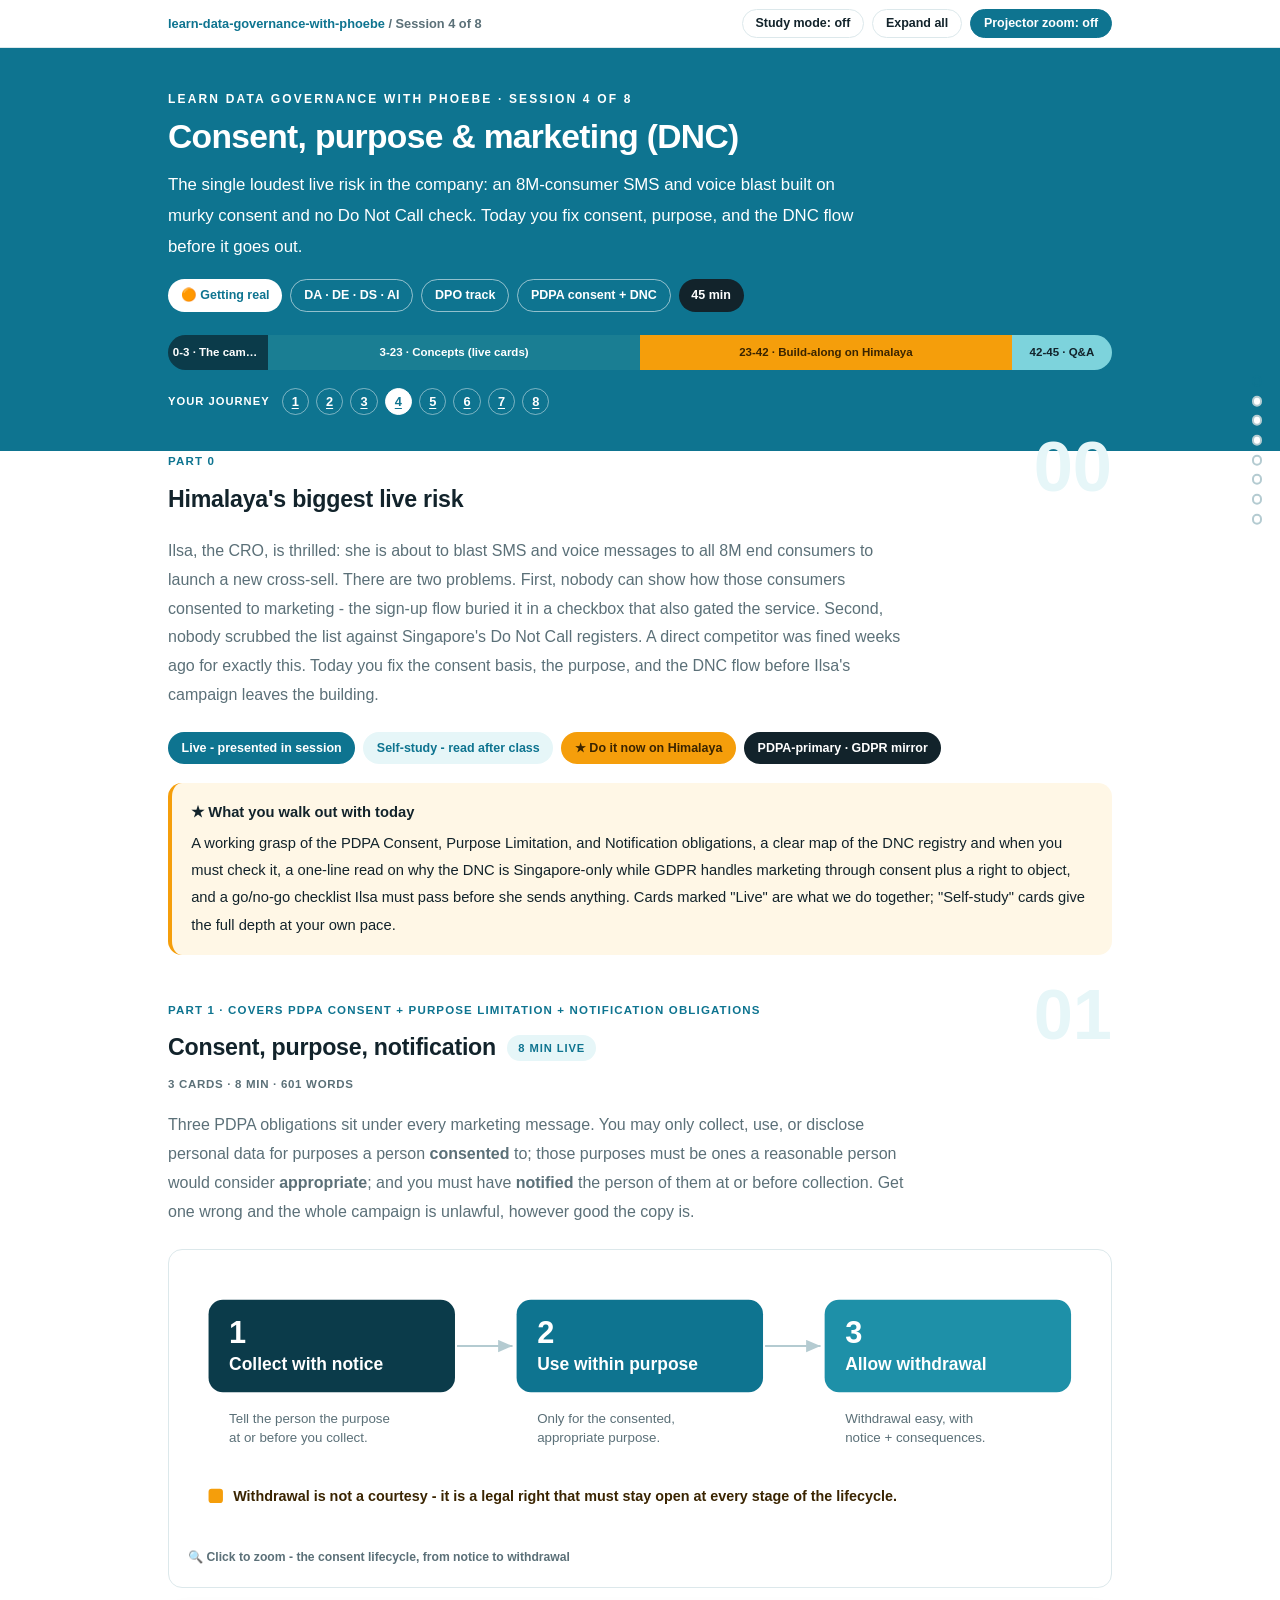
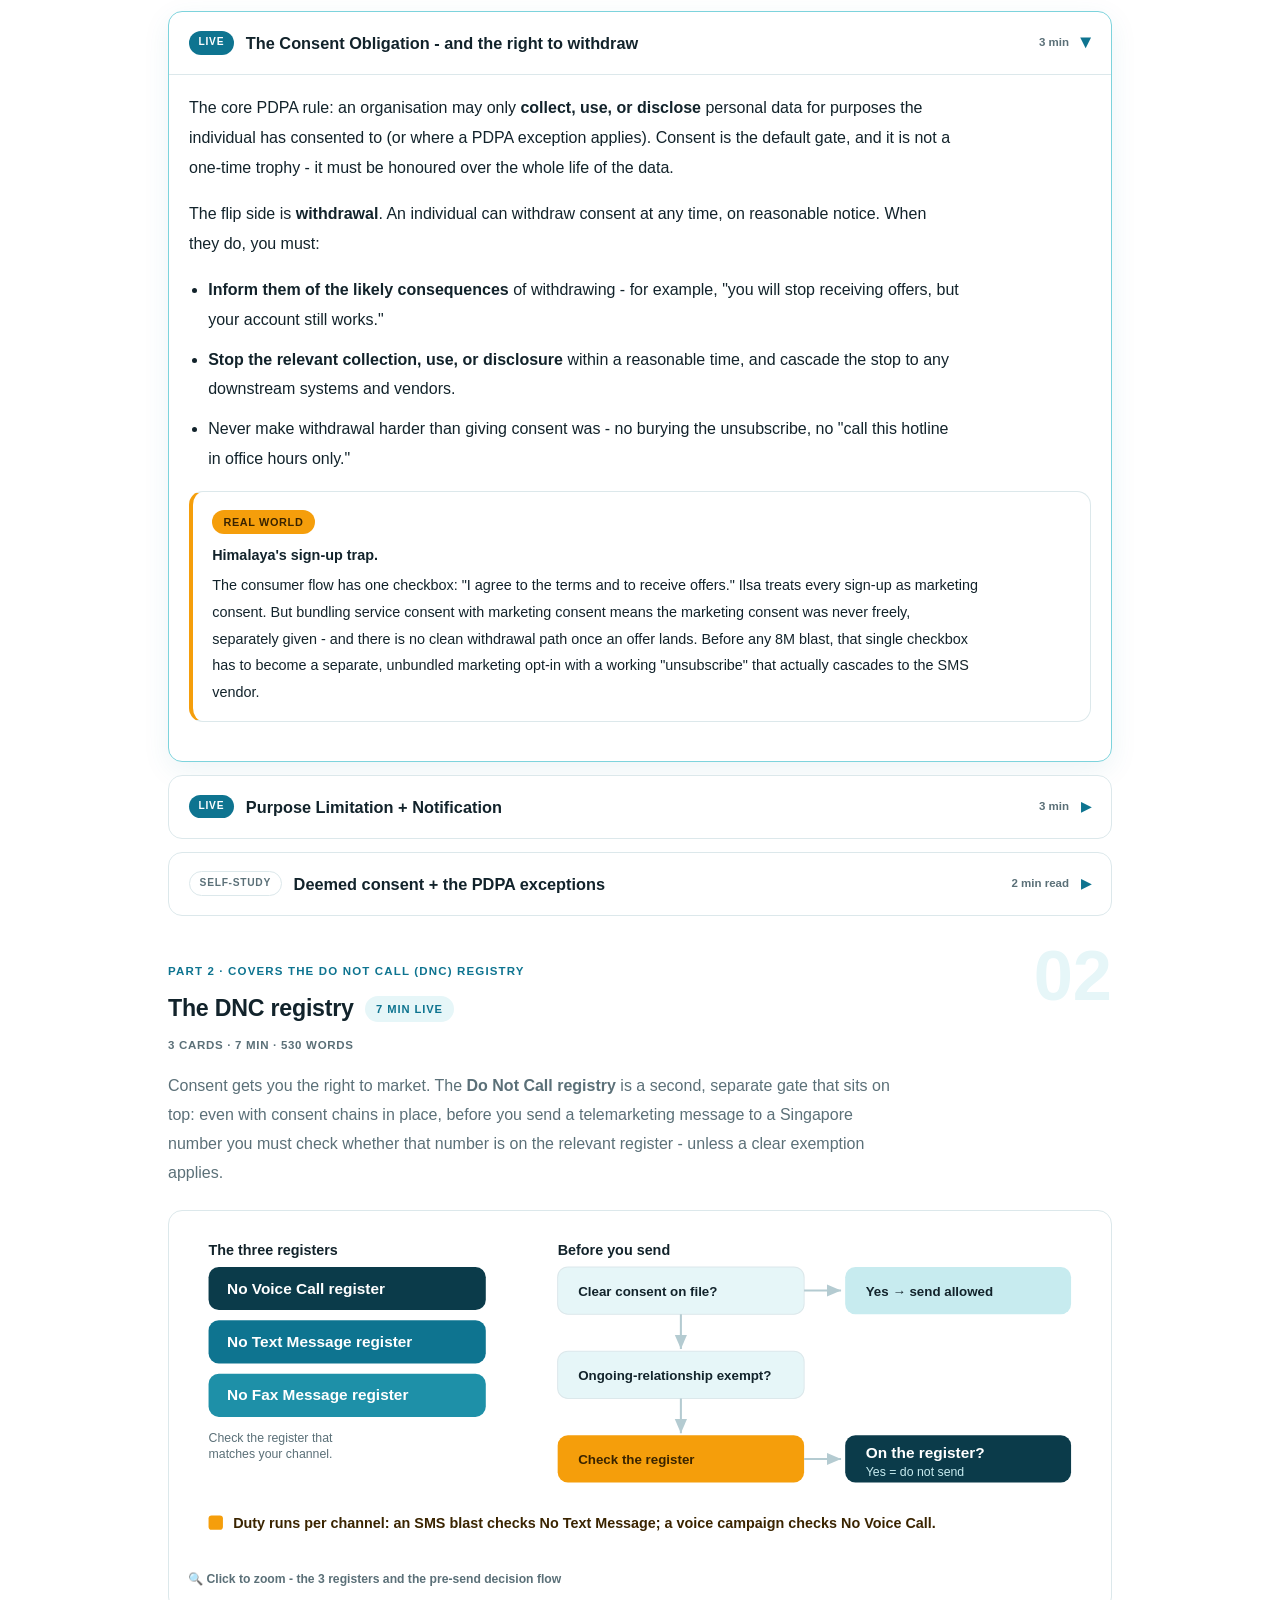
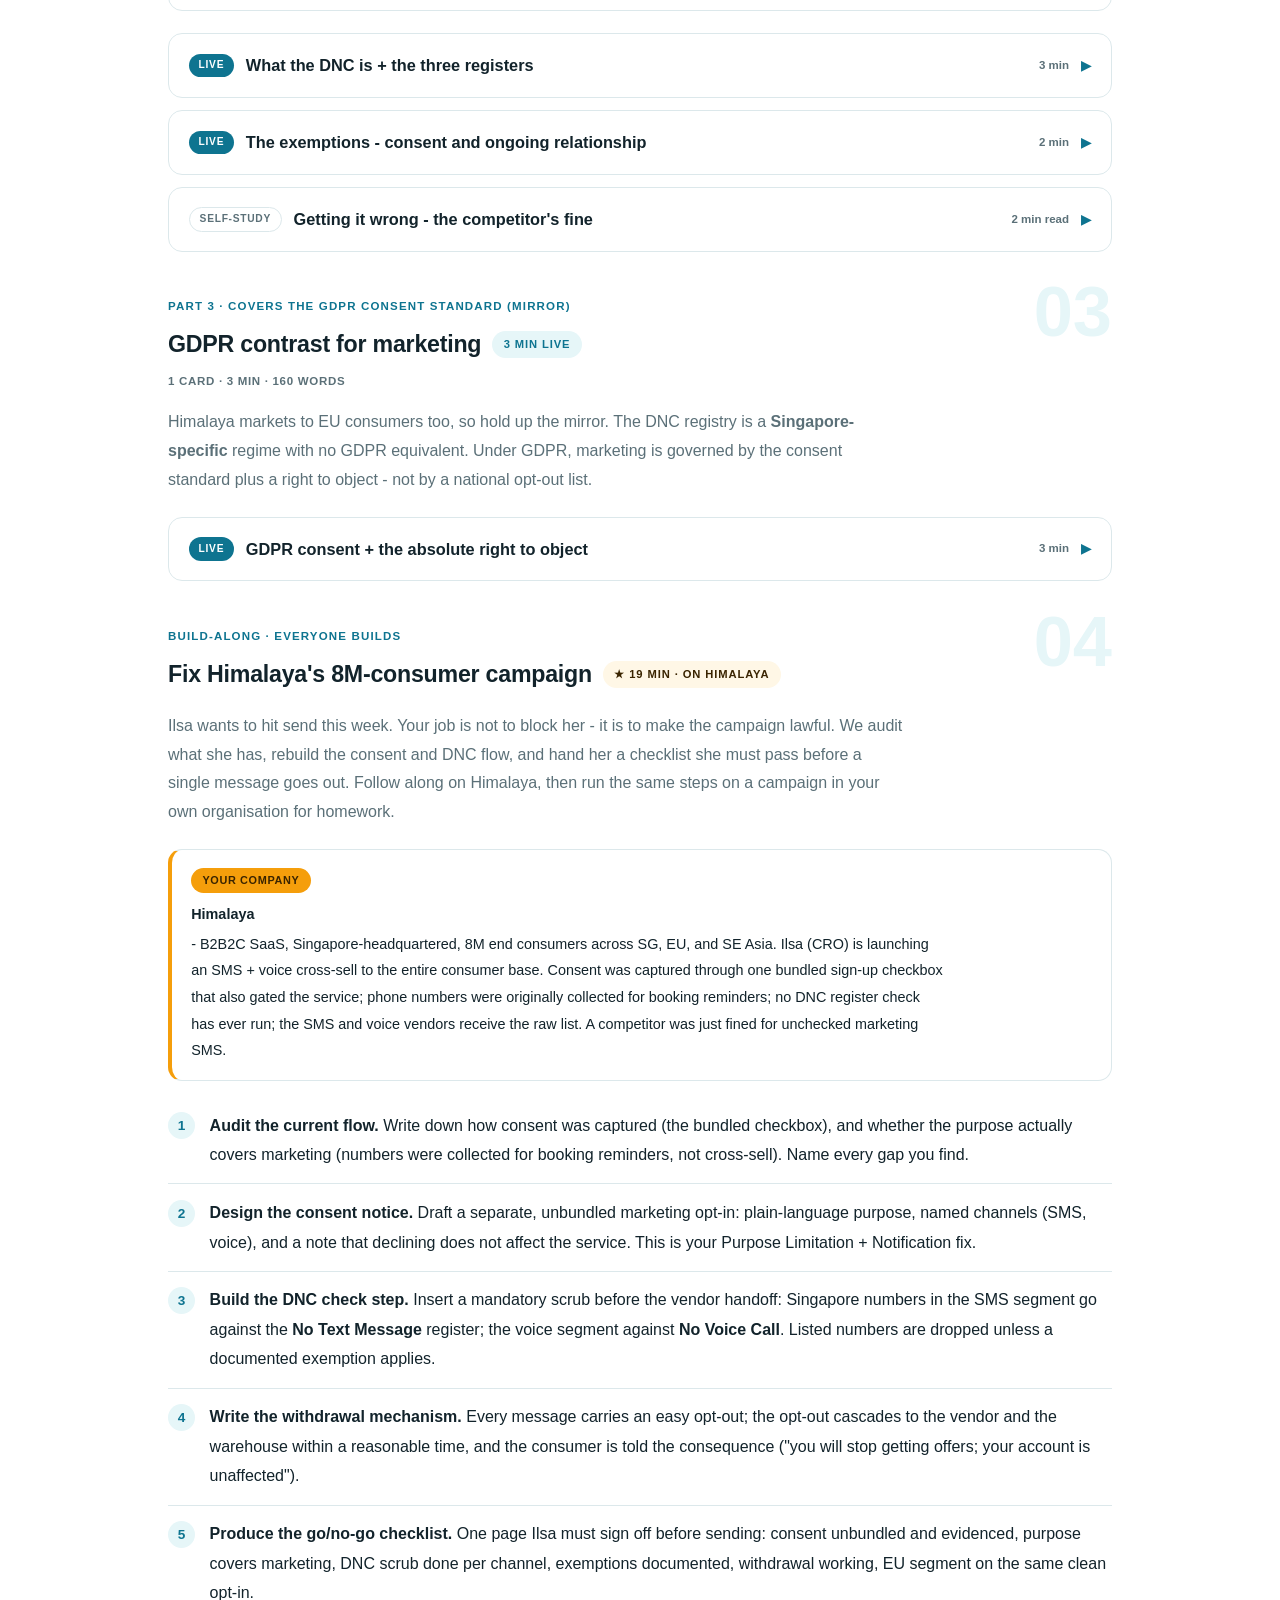
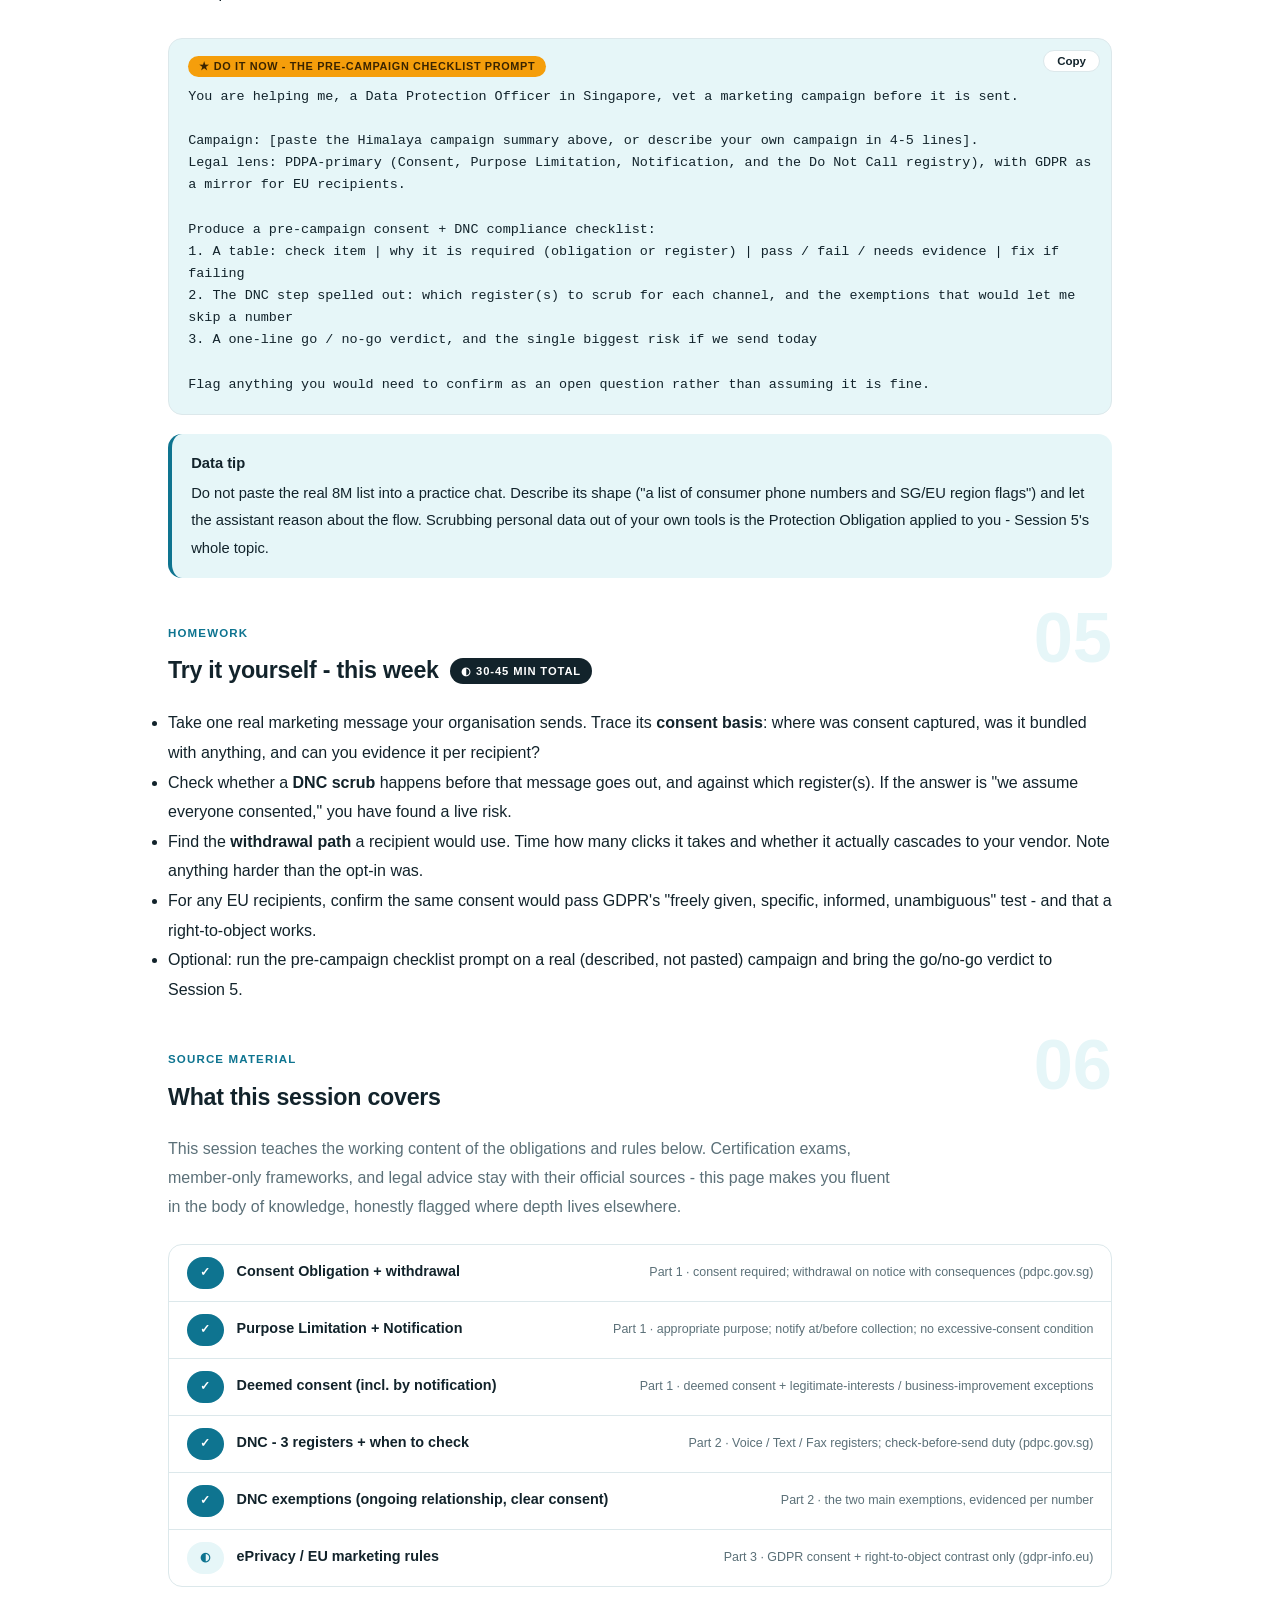
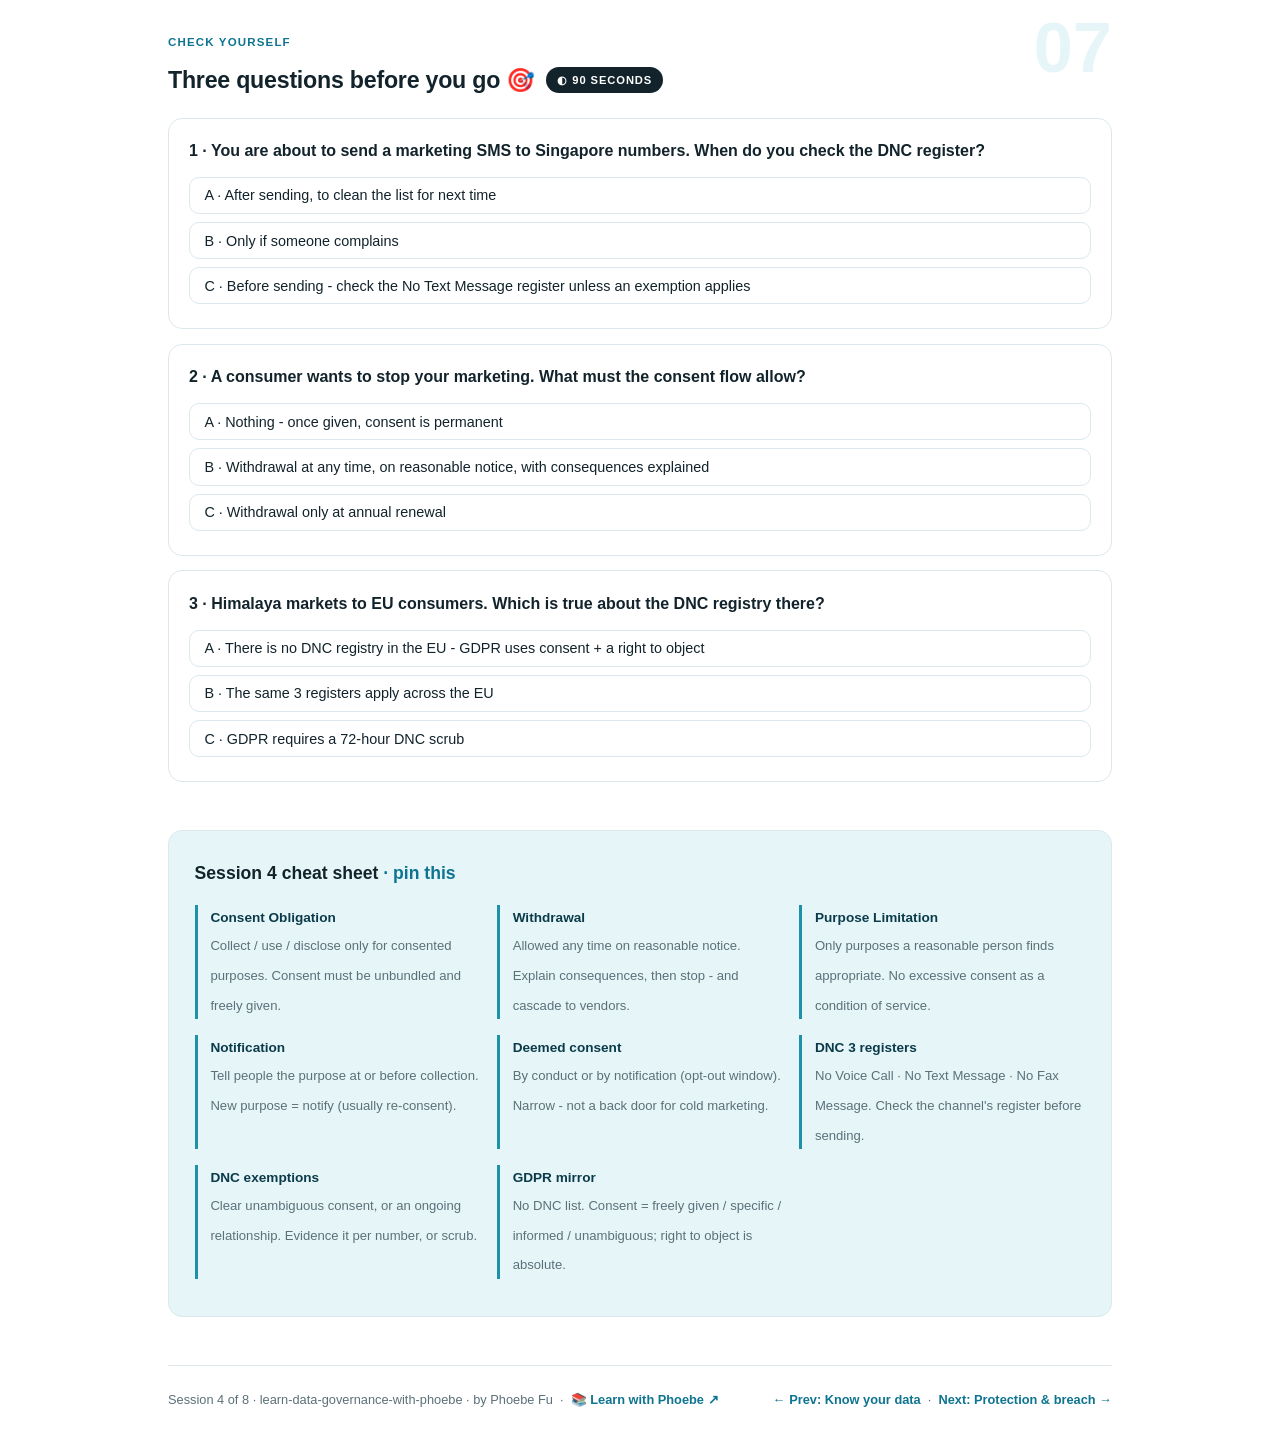
<file: courses/04-consent-and-marketing.html>
<!DOCTYPE html>
<html lang="en">
<head>
<meta charset="UTF-8">
<meta name="viewport" content="width=device-width, initial-scale=1.0">
<!-- social:start -->
<meta name="description" content="Ilsa, the CRO, is thrilled: she is about to blast SMS and voice messages to all 8M end consumers to launch a new cross-sell. There are two problems. First, nobody can show how those...">
<meta property="og:type" content="article">
<meta property="og:site_name" content="Learn with Phoebe">
<meta property="og:title" content="Consent, purpose &amp; marketing (DNC) - learn data governance with phoebe">
<meta property="og:description" content="Ilsa, the CRO, is thrilled: she is about to blast SMS and voice messages to all 8M end consumers to launch a new cross-sell. There are two problems. First, nobody can show how those...">
<meta property="og:url" content="https://phoebefu6.github.io/learn-data-governance-with-phoebe/courses/04-consent-and-marketing.html">
<meta property="og:image" content="https://phoebefu6.github.io/learn-data-governance-with-phoebe/assets/og-cover.png">
<meta property="og:image:width" content="1200">
<meta property="og:image:height" content="630">
<meta name="twitter:card" content="summary_large_image">
<meta name="twitter:title" content="Consent, purpose &amp; marketing (DNC) - learn data governance with phoebe">
<meta name="twitter:description" content="Ilsa, the CRO, is thrilled: she is about to blast SMS and voice messages to all 8M end consumers to launch a new cross-sell. There are two problems. First, nobody can show how those...">
<meta name="twitter:image" content="https://phoebefu6.github.io/learn-data-governance-with-phoebe/assets/og-cover.png">
<!-- social:end -->
<title>Session 4 · Consent, purpose &amp; marketing (DNC) - learn data governance with phoebe</title>
<link rel="stylesheet" href="../assets/style.css?v=38">
</head>
<body>

<div class="toolbar">
  <div class="wrap">
    <span class="crumb"><a href="../index.html">learn-data-governance-with-phoebe</a> / Session 4 of 8</span>
    <button class="btn" id="toggle-all" type="button">Expand all</button>
    <button class="btn primary" id="zoom-toggle" type="button">Projector zoom: off</button>
  </div>
</div>

<header class="masthead">
  <div class="wrap">
    <div class="eyebrow">Learn Data Governance with Phoebe · Session 4 of 8</div>
    <h1>Consent, purpose &amp; <span class="accent">marketing (DNC)</span></h1>
    <p class="sub">The single loudest live risk in the company: an 8M-consumer SMS and voice blast built on murky consent and no Do Not Call check. Today you fix consent, purpose, and the DNC flow before it goes out.</p>
    <div class="chip-row">
      <span class="chip level">🟠 Getting real</span>
      <span class="chip audience">DA · DE · DS · AI</span>
      <span class="chip audience">DPO track</span>
      <span class="chip audience">PDPA consent + DNC</span>
      <span class="chip time">45 min</span>
    </div>
    <div class="agenda">
      <span class="a1" style="flex:1">0-3 · The campaign</span>
      <span class="a2" style="flex:4">3-23 · Concepts (live cards)</span>
      <span class="a3" style="flex:4">23-42 · Build-along on Himalaya</span>
      <span class="a4" style="flex:1">42-45 · Q&amp;A</span>
    </div>
  </div>
</header>

<main class="wrap">

  <!-- ============ INTRO ============ -->
  <section class="section" id="intro">
    <div class="section-kicker">
      <span class="klabel">Part 0</span>
      <h2>Himalaya's biggest live risk</h2>
    </div>
    <p class="lede">Ilsa, the CRO, is thrilled: she is about to blast SMS and voice messages to all 8M end consumers to launch a new cross-sell. There are two problems. First, nobody can show how those consumers consented to marketing - the sign-up flow buried it in a checkbox that also gated the service. Second, nobody scrubbed the list against Singapore's Do Not Call registers. A direct competitor was fined weeks ago for exactly this. Today you fix the consent basis, the purpose, and the DNC flow before Ilsa's campaign leaves the building.</p>
    <div class="legend">
      <span class="pill solid">Live - presented in session</span>
      <span class="pill light">Self-study - read after class</span>
      <span class="pill peach">★ Do it now on Himalaya</span>
      <span class="pill inkpill">PDPA-primary · GDPR mirror</span>
    </div>
    <div class="callout win">
      <strong>★ What you walk out with today</strong>
      A working grasp of the PDPA Consent, Purpose Limitation, and Notification obligations, a clear map of the DNC registry and when you must check it, a one-line read on why the DNC is Singapore-only while GDPR handles marketing through consent plus a right to object, and a go/no-go checklist Ilsa must pass before she sends anything. Cards marked "Live" are what we do together; "Self-study" cards give the full depth at your own pace.
    </div>
  </section>

  <!-- ============ PART 1: CONSENT, PURPOSE, NOTIFICATION ============ -->
  <section class="section" id="consent-purpose">
    <div class="section-kicker">
      <span class="klabel">Part 1 · covers PDPA Consent + Purpose Limitation + Notification obligations</span>
      <h2>Consent, purpose, notification <span class="tag concept">8 min live</span></h2>
    </div>
    <p class="lede">Three PDPA obligations sit under every marketing message. You may only collect, use, or disclose personal data for purposes a person <strong>consented</strong> to; those purposes must be ones a reasonable person would consider <strong>appropriate</strong>; and you must have <strong>notified</strong> the person of them at or before collection. Get one wrong and the whole campaign is unlawful, however good the copy is.</p>

    <figure class="zoomable">
      <svg viewBox="0 0 880 260" xmlns="http://www.w3.org/2000/svg" role="img" aria-label="The consent lifecycle: collect with notice, use within purpose, allow withdrawal">
        <style>
          .clfL { font: 800 30px Inter, sans-serif; fill: #FFFFFF; }
          .clfT { font: 700 17px Inter, sans-serif; fill: #12232B; }
          .clfX { font: 400 13px Inter, sans-serif; fill: #5B7078; }
          .clfArr { stroke: #B4CBD1; stroke-width: 2; fill: none; marker-end: url(#clfArrow); }
          .clfN { font: 600 14px Inter, sans-serif; fill: #3A2400; }
        </style>
        <defs>
          <marker id="clfArrow" markerWidth="10" markerHeight="10" refX="7" refY="3" orient="auto">
            <path d="M0,0 L7,3 L0,6 Z" fill="#B4CBD1"/>
          </marker>
        </defs>
        <rect x="20" y="30" width="240" height="90" rx="14" fill="#0B3B4A"/>
        <text class="clfL" x="40" y="72">1</text>
        <text class="clfT" x="40" y="98" style="fill:#FFFFFF">Collect with notice</text>
        <rect x="320" y="30" width="240" height="90" rx="14" fill="#0E7490"/>
        <text class="clfL" x="340" y="72">2</text>
        <text class="clfT" x="340" y="98" style="fill:#FFFFFF">Use within purpose</text>
        <rect x="620" y="30" width="240" height="90" rx="14" fill="#1E90A8"/>
        <text class="clfL" x="640" y="72">3</text>
        <text class="clfT" x="640" y="98" style="fill:#FFFFFF">Allow withdrawal</text>
        <line class="clfArr" x1="262" y1="75" x2="316" y2="75"/>
        <line class="clfArr" x1="562" y1="75" x2="616" y2="75"/>
        <text class="clfX" x="40" y="150">Tell the person the purpose</text>
        <text class="clfX" x="40" y="168">at or before you collect.</text>
        <text class="clfX" x="340" y="150">Only for the consented,</text>
        <text class="clfX" x="340" y="168">appropriate purpose.</text>
        <text class="clfX" x="640" y="150">Withdrawal easy, with</text>
        <text class="clfX" x="640" y="168">notice + consequences.</text>
        <rect x="20" y="214" width="14" height="14" rx="3" fill="#F59E0B"/>
        <text class="clfN" x="44" y="226">Withdrawal is not a courtesy - it is a legal right that must stay open at every stage of the lifecycle.</text>
      </svg>
      <figcaption>🔍 Click to zoom - the consent lifecycle, from notice to withdrawal</figcaption>
    </figure>

    <details class="card" open>
      <summary><span class="mode live">Live</span>The Consent Obligation - and the right to withdraw<span class="mini">3 min</span><span class="caret">▶</span></summary>
      <div class="body">
        <p>The core PDPA rule: an organisation may only <strong>collect, use, or disclose</strong> personal data for purposes the individual has consented to (or where a PDPA exception applies). Consent is the default gate, and it is not a one-time trophy - it must be honoured over the whole life of the data.</p>
        <p>The flip side is <strong>withdrawal</strong>. An individual can withdraw consent at any time, on reasonable notice. When they do, you must:</p>
        <ul>
          <li><strong>Inform them of the likely consequences</strong> of withdrawing - for example, "you will stop receiving offers, but your account still works."</li>
          <li><strong>Stop the relevant collection, use, or disclosure</strong> within a reasonable time, and cascade the stop to any downstream systems and vendors.</li>
          <li>Never make withdrawal harder than giving consent was - no burying the unsubscribe, no "call this hotline in office hours only."</li>
        </ul>
        <div class="callout example">
          <span class="ex-pill">Real world</span>
          <p><strong>Himalaya's sign-up trap.</strong> The consumer flow has one checkbox: "I agree to the terms and to receive offers." Ilsa treats every sign-up as marketing consent. But bundling service consent with marketing consent means the marketing consent was never freely, separately given - and there is no clean withdrawal path once an offer lands. Before any 8M blast, that single checkbox has to become a separate, unbundled marketing opt-in with a working "unsubscribe" that actually cascades to the SMS vendor.</p>
        </div>
      </div>
    </details>

    <details class="card">
      <summary><span class="mode live">Live</span>Purpose Limitation + Notification<span class="mini">3 min</span><span class="caret">▶</span></summary>
      <div class="body">
        <p>Consent is only meaningful if the person knew what they were agreeing to, so two more obligations lock it in place.</p>
        <ul>
          <li><strong>Purpose Limitation</strong> - you may only collect, use, or disclose personal data for purposes that <strong>a reasonable person would consider appropriate</strong> in the circumstances. "Because it might be useful later" is not a purpose. And you <strong>cannot require consent to more than is reasonably needed</strong> to provide a product or service as a condition of that service.</li>
          <li><strong>Notification</strong> - you must inform the individual of the purposes <strong>at or before</strong> collection. No secret second uses. If a new purpose appears later, you notify and, usually, seek fresh consent.</li>
        </ul>
        <p>Together these kill the two most common marketing sins: over-collecting "just in case," and quietly repurposing service data into a marketing list.</p>
        <div class="callout example">
          <span class="ex-pill">Real world</span>
          <p><strong>Himalaya's silent repurpose.</strong> Consumers gave their phone numbers so a booking could send them an SMS reminder - a service purpose. Ilsa now wants to use those same numbers for cross-sell marketing. That is a <strong>new purpose</strong> the reasonable consumer never agreed to, and it was never notified. You cannot fold "delivery reminders" into "marketing blasts" - the purpose does not stretch that far, and forcing it would breach both Purpose Limitation and Notification.</p>
        </div>
      </div>
    </details>

    <details class="card">
      <summary><span class="mode self">Self-study</span>Deemed consent + the PDPA exceptions<span class="mini">2 min read</span><span class="caret">▶</span></summary>
      <div class="body">
        <p>Consent does not always have to be a checkbox. The PDPA recognises <strong>deemed consent</strong> and a set of exceptions - but they are narrower than marketers wish.</p>
        <ul>
          <li><strong>Deemed consent by conduct</strong> - if a person voluntarily provides data for an obvious purpose (handing over an address to get a delivery), consent for that purpose is deemed.</li>
          <li><strong>Deemed consent by notification</strong> - you may notify the individual of a new purpose, give them a reasonable opt-out period, and proceed if they do not object. It requires an assessment that the new use is not likely to cause adverse effect - it is not a shortcut for marketing to a cold list.</li>
          <li><strong>Legitimate interests</strong> and <strong>business improvement</strong> exceptions - allow certain uses without consent when the benefit outweighs adverse effect (legitimate interests) or for internal improvement of goods, services, and operations (business improvement). Direct marketing to consumers generally does <strong>not</strong> ride on these.</li>
        </ul>
        <p>Rule of thumb for a DPO: deemed consent and the exceptions are for reasonable, expected uses - not a back door to skip a real marketing opt-in.</p>
      </div>
    </details>
  </section>

  <!-- ============ PART 2: THE DNC REGISTRY ============ -->
  <section class="section" id="dnc">
    <div class="section-kicker">
      <span class="klabel">Part 2 · covers the Do Not Call (DNC) Registry</span>
      <h2>The DNC registry <span class="tag concept">7 min live</span></h2>
    </div>
    <p class="lede">Consent gets you the right to market. The <strong>Do Not Call registry</strong> is a second, separate gate that sits on top: even with consent chains in place, before you send a telemarketing message to a Singapore number you must check whether that number is on the relevant register - unless a clear exemption applies.</p>

    <figure class="zoomable">
      <svg viewBox="0 0 880 320" xmlns="http://www.w3.org/2000/svg" role="img" aria-label="The three DNC registers and the pre-send decision flow">
        <style>
          .dncH { font: 700 15px Inter, sans-serif; fill: #FFFFFF; }
          .dncB { font: 700 14px Inter, sans-serif; fill: #12232B; }
          .dncX { font: 400 12px Inter, sans-serif; fill: #5B7078; }
          .dncDia { font: 700 13px Inter, sans-serif; fill: #12232B; }
          .dncArr { stroke: #B4CBD1; stroke-width: 2; fill: none; marker-end: url(#dncArrow); }
          .dncN { font: 600 14px Inter, sans-serif; fill: #3A2400; }
        </style>
        <defs>
          <marker id="dncArrow" markerWidth="10" markerHeight="10" refX="7" refY="3" orient="auto">
            <path d="M0,0 L7,3 L0,6 Z" fill="#B4CBD1"/>
          </marker>
        </defs>
        <text class="dncB" x="20" y="24">The three registers</text>
        <rect x="20" y="36" width="270" height="42" rx="10" fill="#0B3B4A"/>
        <text class="dncH" x="38" y="62">No Voice Call register</text>
        <rect x="20" y="88" width="270" height="42" rx="10" fill="#0E7490"/>
        <text class="dncH" x="38" y="114">No Text Message register</text>
        <rect x="20" y="140" width="270" height="42" rx="10" fill="#1E90A8"/>
        <text class="dncH" x="38" y="166">No Fax Message register</text>
        <text class="dncX" x="20" y="206">Check the register that</text>
        <text class="dncX" x="20" y="222">matches your channel.</text>
        <text class="dncB" x="360" y="24">Before you send</text>
        <rect x="360" y="36" width="240" height="46" rx="10" fill="#E6F6F8" stroke="#DCE8EB"/>
        <text class="dncDia" x="380" y="64">Clear consent on file?</text>
        <rect x="360" y="118" width="240" height="46" rx="10" fill="#E6F6F8" stroke="#DCE8EB"/>
        <text class="dncDia" x="380" y="146">Ongoing-relationship exempt?</text>
        <rect x="360" y="200" width="240" height="46" rx="10" fill="#F59E0B"/>
        <text class="dncDia" x="380" y="228" style="fill:#3A2400">Check the register</text>
        <line class="dncArr" x1="480" y1="82" x2="480" y2="116"/>
        <line class="dncArr" x1="480" y1="164" x2="480" y2="198"/>
        <rect x="640" y="36" width="220" height="46" rx="10" fill="#C7EBEF"/>
        <text class="dncDia" x="660" y="64">Yes → send allowed</text>
        <rect x="640" y="200" width="220" height="46" rx="10" fill="#0B3B4A"/>
        <text class="dncH" x="660" y="222">On the register?</text>
        <text class="dncX" x="660" y="240" style="fill:#C7EBEF">Yes = do not send</text>
        <line class="dncArr" x1="600" y1="59" x2="636" y2="59"/>
        <line class="dncArr" x1="600" y1="223" x2="636" y2="223"/>
        <rect x="20" y="278" width="14" height="14" rx="3" fill="#F59E0B"/>
        <text class="dncN" x="44" y="290">Duty runs per channel: an SMS blast checks No Text Message; a voice campaign checks No Voice Call.</text>
      </svg>
      <figcaption>🔍 Click to zoom - the 3 registers and the pre-send decision flow</figcaption>
    </figure>

    <details class="card">
      <summary><span class="mode live">Live</span>What the DNC is + the three registers<span class="mini">3 min</span><span class="caret">▶</span></summary>
      <div class="body">
        <p>The Do Not Call (DNC) registry lets any Singapore telephone-number holder opt out of unsolicited telemarketing. It is run by the PDPC and split into <strong>three separate registers</strong>, one per channel:</p>
        <ul>
          <li><strong>No Voice Call</strong> register - telemarketing phone calls.</li>
          <li><strong>No Text Message</strong> register - marketing SMS and MMS.</li>
          <li><strong>No Fax Message</strong> register - marketing faxes.</li>
        </ul>
        <p>Your obligation is a <strong>check-before-you-send</strong> duty: before sending a marketing message to a Singapore number, you must check the register that matches the channel and not send if the number is listed (unless an exemption applies). A confirmation of your check is valid for a set period, so a fresh scrub before each campaign is the safe habit.</p>
        <div class="callout example">
          <span class="ex-pill">Real world</span>
          <p><strong>Himalaya has never scrubbed.</strong> Ilsa's team pulls the full 8M list and hands it to the SMS and voice vendors - no register check at any point. For the Singapore numbers in that list, every message to a listed number is a separate breach. The fix is a mandatory <strong>DNC check step</strong> in the send pipeline: scrub against No Text Message for the SMS half and No Voice Call for the voice half, and drop listed numbers before the vendor ever sees them.</p>
        </div>
      </div>
    </details>

    <details class="card">
      <summary><span class="mode live">Live</span>The exemptions - consent and ongoing relationship<span class="mini">2 min</span><span class="caret">▶</span></summary>
      <div class="body">
        <p>You do not always have to check the register. Two main exemptions let you send without a scrub - but each is narrower than it looks:</p>
        <ul>
          <li><strong>Clear and unambiguous consent</strong> - if the individual has given clear, specific consent to receive your marketing messages on that channel, and has not withdrawn it, the register check is not required for that number. Weak, bundled, or assumed consent does not qualify.</li>
          <li><strong>Ongoing relationship</strong> - you may send messages related to an existing, ongoing relationship (for example, to an existing subscriber about a similar product), within defined limits and only while that relationship is live. Every such message must still offer an easy opt-out.</li>
        </ul>
        <p>For a DPO, the safe reading is: treat the register check as the default, and only skip it where you can <strong>evidence</strong> a qualifying exemption for that specific number and channel.</p>
        <div class="callout tip">
          <strong>DPO instinct</strong>
          "We have consent" is a claim you must be able to prove per number, not a blanket to wave over 8M rows. If you cannot show where and how a number consented, treat it as no consent and scrub it.
        </div>
      </div>
    </details>

    <details class="card">
      <summary><span class="mode self">Self-study</span>Getting it wrong - the competitor's fine<span class="mini">2 min read</span><span class="caret">▶</span></summary>
      <div class="body">
        <p>The DNC rules have teeth. Sending marketing to a listed number without an exemption, or failing to check, exposes the organisation to enforcement action and financial penalties under the PDPA regime.</p>
        <ul>
          <li>Under the PDPA, financial penalties can reach <strong>up to S$1M, or 10% of annual Singapore turnover, whichever is higher</strong> - the same ceiling that backs the data-protection obligations.</li>
          <li>Enforcement is public: the PDPC publishes decisions, so a fine is also a reputational hit and a gift to competitors.</li>
        </ul>
        <div class="callout example">
          <span class="ex-pill">Real world</span>
          <p><strong>The reason you have a job this week.</strong> A direct Himalaya competitor was just penalised for blasting marketing SMS without checking the No Text Message register. Mara, the CEO, read the decision and does not want Himalaya's name in the next one. That single enforcement case is exactly why the board created your role - and why Ilsa's campaign cannot ship until the DNC step is real.</p>
        </div>
      </div>
    </details>
  </section>

  <!-- ============ PART 3: GDPR CONTRAST ============ -->
  <section class="section" id="gdpr-marketing">
    <div class="section-kicker">
      <span class="klabel">Part 3 · covers the GDPR consent standard (mirror)</span>
      <h2>GDPR contrast for marketing <span class="tag concept">3 min live</span></h2>
    </div>
    <p class="lede">Himalaya markets to EU consumers too, so hold up the mirror. The DNC registry is a <strong>Singapore-specific</strong> regime with no GDPR equivalent. Under GDPR, marketing is governed by the consent standard plus a right to object - not by a national opt-out list.</p>

    <details class="card">
      <summary><span class="mode live">Live</span>GDPR consent + the absolute right to object<span class="mini">3 min</span><span class="caret">▶</span></summary>
      <div class="body">
        <p>GDPR does not run a do-not-call list. Instead it raises the bar on <strong>consent</strong> and hands the individual a powerful <strong>right to object</strong>:</p>
        <ul>
          <li>Valid consent must be <strong>freely given, specific, informed, and unambiguous</strong> - a clear affirmative act. Pre-ticked boxes and bundled consent do not count.</li>
          <li>The <strong>right to object to direct marketing is absolute</strong>. When a person objects, you must stop marketing to them, full stop - there is no balancing test to weigh against it.</li>
          <li>You must tell people about that right clearly, at the first communication at the latest.</li>
        </ul>
        <div class="callout example">
          <span class="ex-pill">Real world</span>
          <p><strong>Himalaya's EU consumers.</strong> There is no register for you to scrub in the EU - but the same bundled checkbox that fails PDPA consent also fails GDPR's "freely given, specific, unambiguous" test. And the moment an EU consumer clicks "stop these messages," their objection is final. Your fix for Singapore consent doubles as your fix for EU consent: one clean, unbundled opt-in that satisfies both rulebooks.</p>
        </div>
      </div>
    </details>
  </section>

  <!-- ============ DEMO / BUILD-ALONG ============ -->
  <section class="section" id="demo-4">
    <div class="section-kicker">
      <span class="klabel">Build-along · everyone builds</span>
      <h2>Fix Himalaya's 8M-consumer campaign <span class="tag demo">★ 19 min · on Himalaya</span></h2>
    </div>
    <p class="lede">Ilsa wants to hit send this week. Your job is not to block her - it is to make the campaign lawful. We audit what she has, rebuild the consent and DNC flow, and hand her a checklist she must pass before a single message goes out. Follow along on Himalaya, then run the same steps on a campaign in your own organisation for homework.</p>

    <div class="callout example">
      <span class="ex-pill">Your company</span>
      <p><strong>Himalaya</strong> - B2B2C SaaS, Singapore-headquartered, 8M end consumers across SG, EU, and SE Asia. Ilsa (CRO) is launching an SMS + voice cross-sell to the entire consumer base. Consent was captured through one bundled sign-up checkbox that also gated the service; phone numbers were originally collected for booking reminders; no DNC register check has ever run; the SMS and voice vendors receive the raw list. A competitor was just fined for unchecked marketing SMS.</p>
    </div>

    <div class="steps">
      <div class="step"><p><strong>Audit the current flow.</strong> Write down how consent was captured (the bundled checkbox), and whether the purpose actually covers marketing (numbers were collected for booking reminders, not cross-sell). Name every gap you find.</p></div>
      <div class="step"><p><strong>Design the consent notice.</strong> Draft a separate, unbundled marketing opt-in: plain-language purpose, named channels (SMS, voice), and a note that declining does not affect the service. This is your Purpose Limitation + Notification fix.</p></div>
      <div class="step"><p><strong>Build the DNC check step.</strong> Insert a mandatory scrub before the vendor handoff: Singapore numbers in the SMS segment go against the <strong>No Text Message</strong> register; the voice segment against <strong>No Voice Call</strong>. Listed numbers are dropped unless a documented exemption applies.</p></div>
      <div class="step"><p><strong>Write the withdrawal mechanism.</strong> Every message carries an easy opt-out; the opt-out cascades to the vendor and the warehouse within a reasonable time, and the consumer is told the consequence ("you will stop getting offers; your account is unaffected").</p></div>
      <div class="step"><p><strong>Produce the go/no-go checklist.</strong> One page Ilsa must sign off before sending: consent unbundled and evidenced, purpose covers marketing, DNC scrub done per channel, exemptions documented, withdrawal working, EU segment on the same clean opt-in.</p></div>
    </div>

    <div class="prompt-box good"><span class="label">★ Do it now - the pre-campaign checklist prompt</span>You are helping me, a Data Protection Officer in Singapore, vet a marketing campaign before it is sent.

Campaign: [paste the Himalaya campaign summary above, or describe your own campaign in 4-5 lines].
Legal lens: PDPA-primary (Consent, Purpose Limitation, Notification, and the Do Not Call registry), with GDPR as a mirror for EU recipients.

Produce a pre-campaign consent + DNC compliance checklist:
1. A table: check item | why it is required (obligation or register) | pass / fail / needs evidence | fix if failing
2. The DNC step spelled out: which register(s) to scrub for each channel, and the exemptions that would let me skip a number
3. A one-line go / no-go verdict, and the single biggest risk if we send today

Flag anything you would need to confirm as an open question rather than assuming it is fine.</div>

    <div class="callout tip">
      <strong>Data tip</strong>
      Do not paste the real 8M list into a practice chat. Describe its shape ("a list of consumer phone numbers and SG/EU region flags") and let the assistant reason about the flow. Scrubbing personal data out of your own tools is the Protection Obligation applied to you - Session 5's whole topic.
    </div>
  </section>

  <!-- ============ HOMEWORK ============ -->
  <section class="section" id="exercise">
    <div class="section-kicker">
      <span class="klabel">Homework</span>
      <h2>Try it yourself - this week <span class="tag exercise">◐ 30-45 min total</span></h2>
    </div>
    <ul>
      <li>Take one real marketing message your organisation sends. Trace its <strong>consent basis</strong>: where was consent captured, was it bundled with anything, and can you evidence it per recipient?</li>
      <li>Check whether a <strong>DNC scrub</strong> happens before that message goes out, and against which register(s). If the answer is "we assume everyone consented," you have found a live risk.</li>
      <li>Find the <strong>withdrawal path</strong> a recipient would use. Time how many clicks it takes and whether it actually cascades to your vendor. Note anything harder than the opt-in was.</li>
      <li>For any EU recipients, confirm the same consent would pass GDPR's "freely given, specific, informed, unambiguous" test - and that a right-to-object works.</li>
      <li>Optional: run the pre-campaign checklist prompt on a real (described, not pasted) campaign and bring the go/no-go verdict to Session 5.</li>
    </ul>
  </section>

  <!-- ============ SOURCES COVERED ============ -->
  <section class="section" id="official">
    <div class="section-kicker">
      <span class="klabel">Source material</span>
      <h2>What this session covers</h2>
    </div>
    <p class="lede">This session teaches the working content of the obligations and rules below. Certification exams, member-only frameworks, and legal advice stay with their official sources - this page makes you fluent in the body of knowledge, honestly flagged where depth lives elsewhere.</p>
    <div class="covered">
      <div class="covered-row"><span class="status pill solid">✓</span><span class="name">Consent Obligation + withdrawal</span><span class="note">Part 1 · consent required; withdrawal on notice with consequences (pdpc.gov.sg)</span></div>
      <div class="covered-row"><span class="status pill solid">✓</span><span class="name">Purpose Limitation + Notification</span><span class="note">Part 1 · appropriate purpose; notify at/before collection; no excessive-consent condition</span></div>
      <div class="covered-row"><span class="status pill solid">✓</span><span class="name">Deemed consent (incl. by notification)</span><span class="note">Part 1 · deemed consent + legitimate-interests / business-improvement exceptions</span></div>
      <div class="covered-row"><span class="status pill solid">✓</span><span class="name">DNC - 3 registers + when to check</span><span class="note">Part 2 · Voice / Text / Fax registers; check-before-send duty (pdpc.gov.sg)</span></div>
      <div class="covered-row"><span class="status pill solid">✓</span><span class="name">DNC exemptions (ongoing relationship, clear consent)</span><span class="note">Part 2 · the two main exemptions, evidenced per number</span></div>
      <div class="covered-row"><span class="status pill light">◐</span><span class="name">ePrivacy / EU marketing rules</span><span class="note">Part 3 · GDPR consent + right-to-object contrast only (gdpr-info.eu)</span></div>
    </div>
  </section>

  <!-- ============ QUIZ ============ -->
  <section class="section" id="quiz">
    <div class="section-kicker">
      <span class="klabel">Check yourself</span>
      <h2>Three questions before you go 🎯 <span class="tag exercise">◐ 90 seconds</span></h2>
    </div>
    <div class="quiz-q" data-answer="2">
      <p class="qtext">1 · You are about to send a marketing SMS to Singapore numbers. When do you check the DNC register?</p>
      <button class="qopt" type="button">A · After sending, to clean the list for next time</button>
      <button class="qopt" type="button">B · Only if someone complains</button>
      <button class="qopt" type="button">C · Before sending - check the No Text Message register unless an exemption applies</button>
      <p class="qwhy">The DNC duty is a check-before-you-send obligation, per channel. You scrub against the relevant register first, not after.</p>
    </div>
    <div class="quiz-q" data-answer="1">
      <p class="qtext">2 · A consumer wants to stop your marketing. What must the consent flow allow?</p>
      <button class="qopt" type="button">A · Nothing - once given, consent is permanent</button>
      <button class="qopt" type="button">B · Withdrawal at any time, on reasonable notice, with consequences explained</button>
      <button class="qopt" type="button">C · Withdrawal only at annual renewal</button>
      <p class="qwhy">Consent must allow withdrawal at any time. You explain the consequences and then stop the use within a reasonable time.</p>
    </div>
    <div class="quiz-q" data-answer="0">
      <p class="qtext">3 · Himalaya markets to EU consumers. Which is true about the DNC registry there?</p>
      <button class="qopt" type="button">A · There is no DNC registry in the EU - GDPR uses consent + a right to object</button>
      <button class="qopt" type="button">B · The same 3 registers apply across the EU</button>
      <button class="qopt" type="button">C · GDPR requires a 72-hour DNC scrub</button>
      <p class="qwhy">The DNC registry is Singapore-specific. GDPR has no equivalent list - it governs marketing through the consent standard plus an absolute right to object.</p>
    </div>
    <p class="quiz-score"></p>
  </section>

  <!-- ============ CHEAT SHEET ============ -->
  <section class="cheat" id="cheatsheet">
    <h3>Session 4 cheat sheet <span>· pin this</span></h3>
    <div class="grid-2">
      <div class="cheat-item"><b>Consent Obligation</b><span>Collect / use / disclose only for consented purposes. Consent must be unbundled and freely given.</span></div>
      <div class="cheat-item"><b>Withdrawal</b><span>Allowed any time on reasonable notice. Explain consequences, then stop - and cascade to vendors.</span></div>
      <div class="cheat-item"><b>Purpose Limitation</b><span>Only purposes a reasonable person finds appropriate. No excessive consent as a condition of service.</span></div>
      <div class="cheat-item"><b>Notification</b><span>Tell people the purpose at or before collection. New purpose = notify (usually re-consent).</span></div>
      <div class="cheat-item"><b>Deemed consent</b><span>By conduct or by notification (opt-out window). Narrow - not a back door for cold marketing.</span></div>
      <div class="cheat-item"><b>DNC 3 registers</b><span>No Voice Call · No Text Message · No Fax Message. Check the channel's register before sending.</span></div>
      <div class="cheat-item"><b>DNC exemptions</b><span>Clear unambiguous consent, or an ongoing relationship. Evidence it per number, or scrub.</span></div>
      <div class="cheat-item"><b>GDPR mirror</b><span>No DNC list. Consent = freely given / specific / informed / unambiguous; right to object is absolute.</span></div>
    </div>
  </section>

  <footer class="pagefoot">
    <span>Session 4 of 8 · learn-data-governance-with-phoebe · by Phoebe Fu &nbsp;·&nbsp; 📚 <a href="https://phoebefu6.github.io/learn-with-phoebe/">Learn with Phoebe ↗</a></span>
    <span><a href="03-know-your-data.html">← Prev: Know your data</a> &nbsp;·&nbsp; <a href="05-protection-and-breach.html">Next: Protection &amp; breach →</a></span>
  </footer>

</main>

<script src="../assets/app.js?v=36"></script>
</body>
</html>
</file>
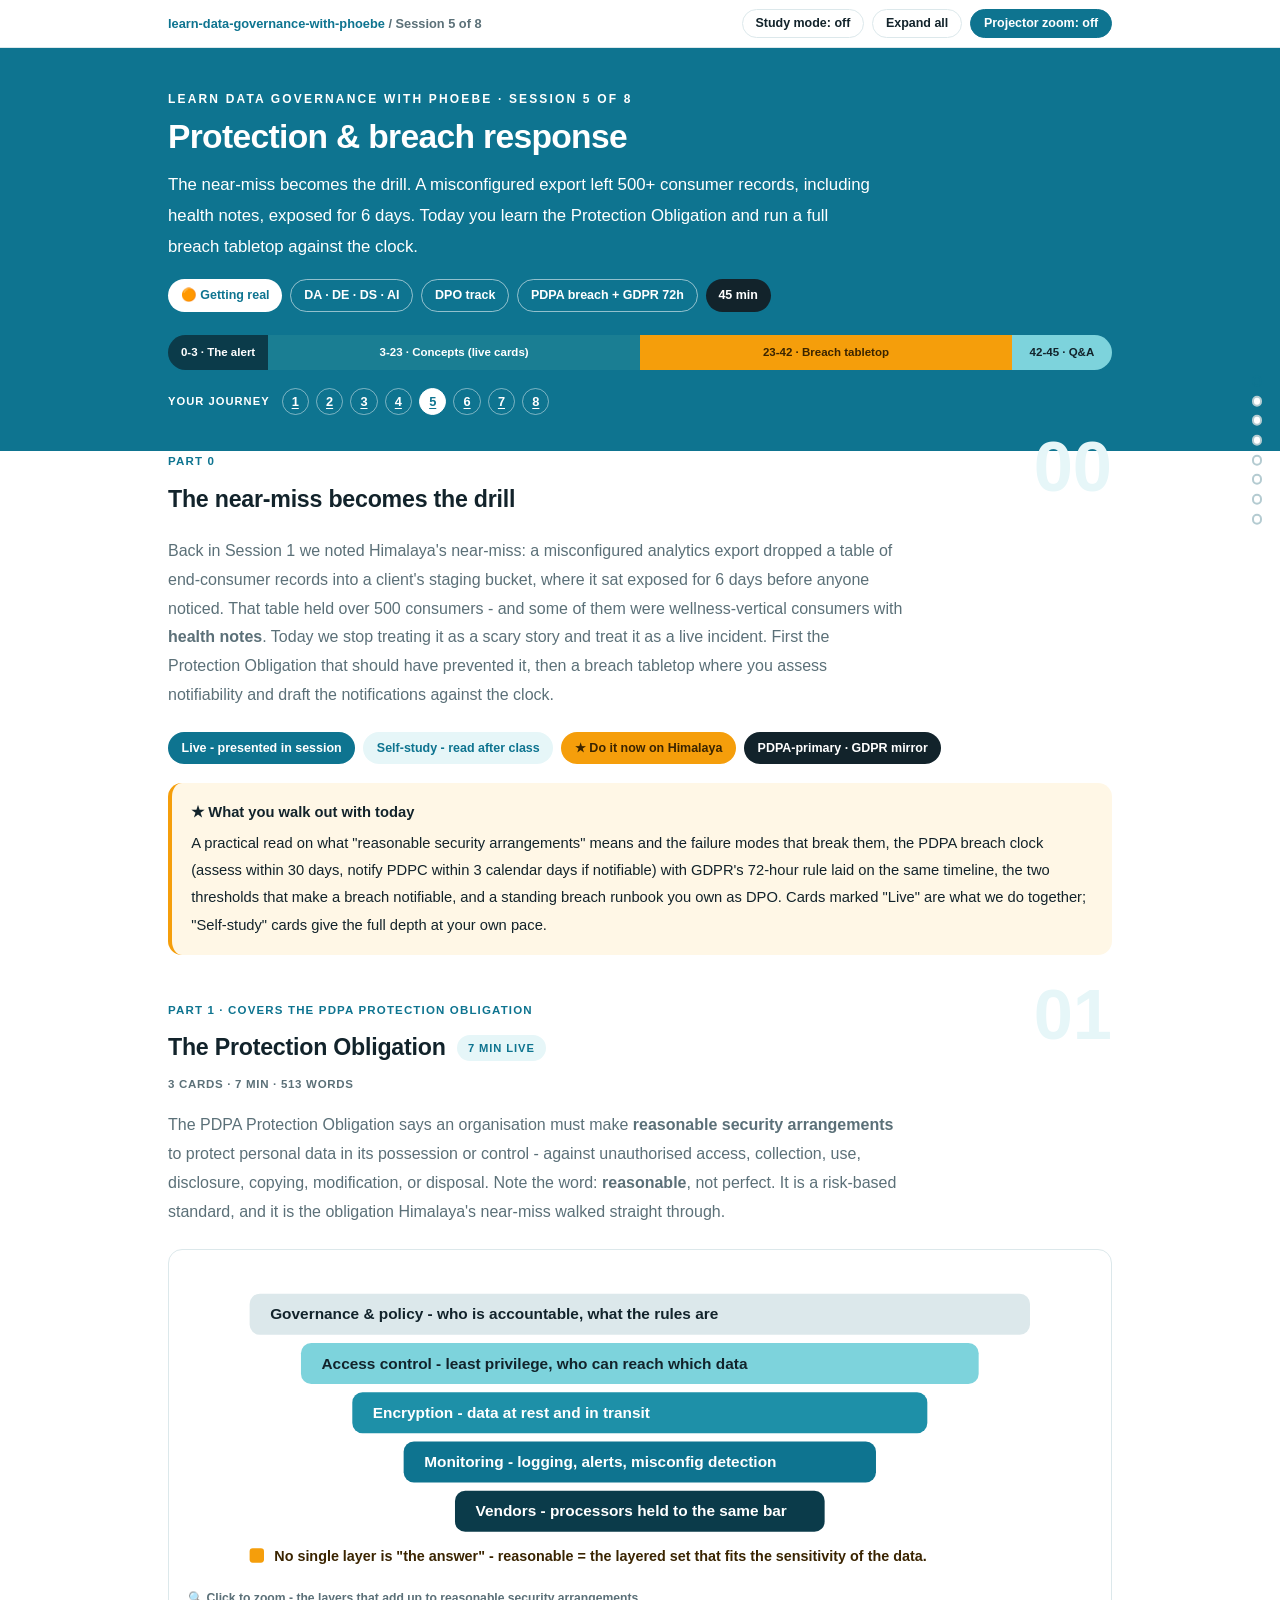
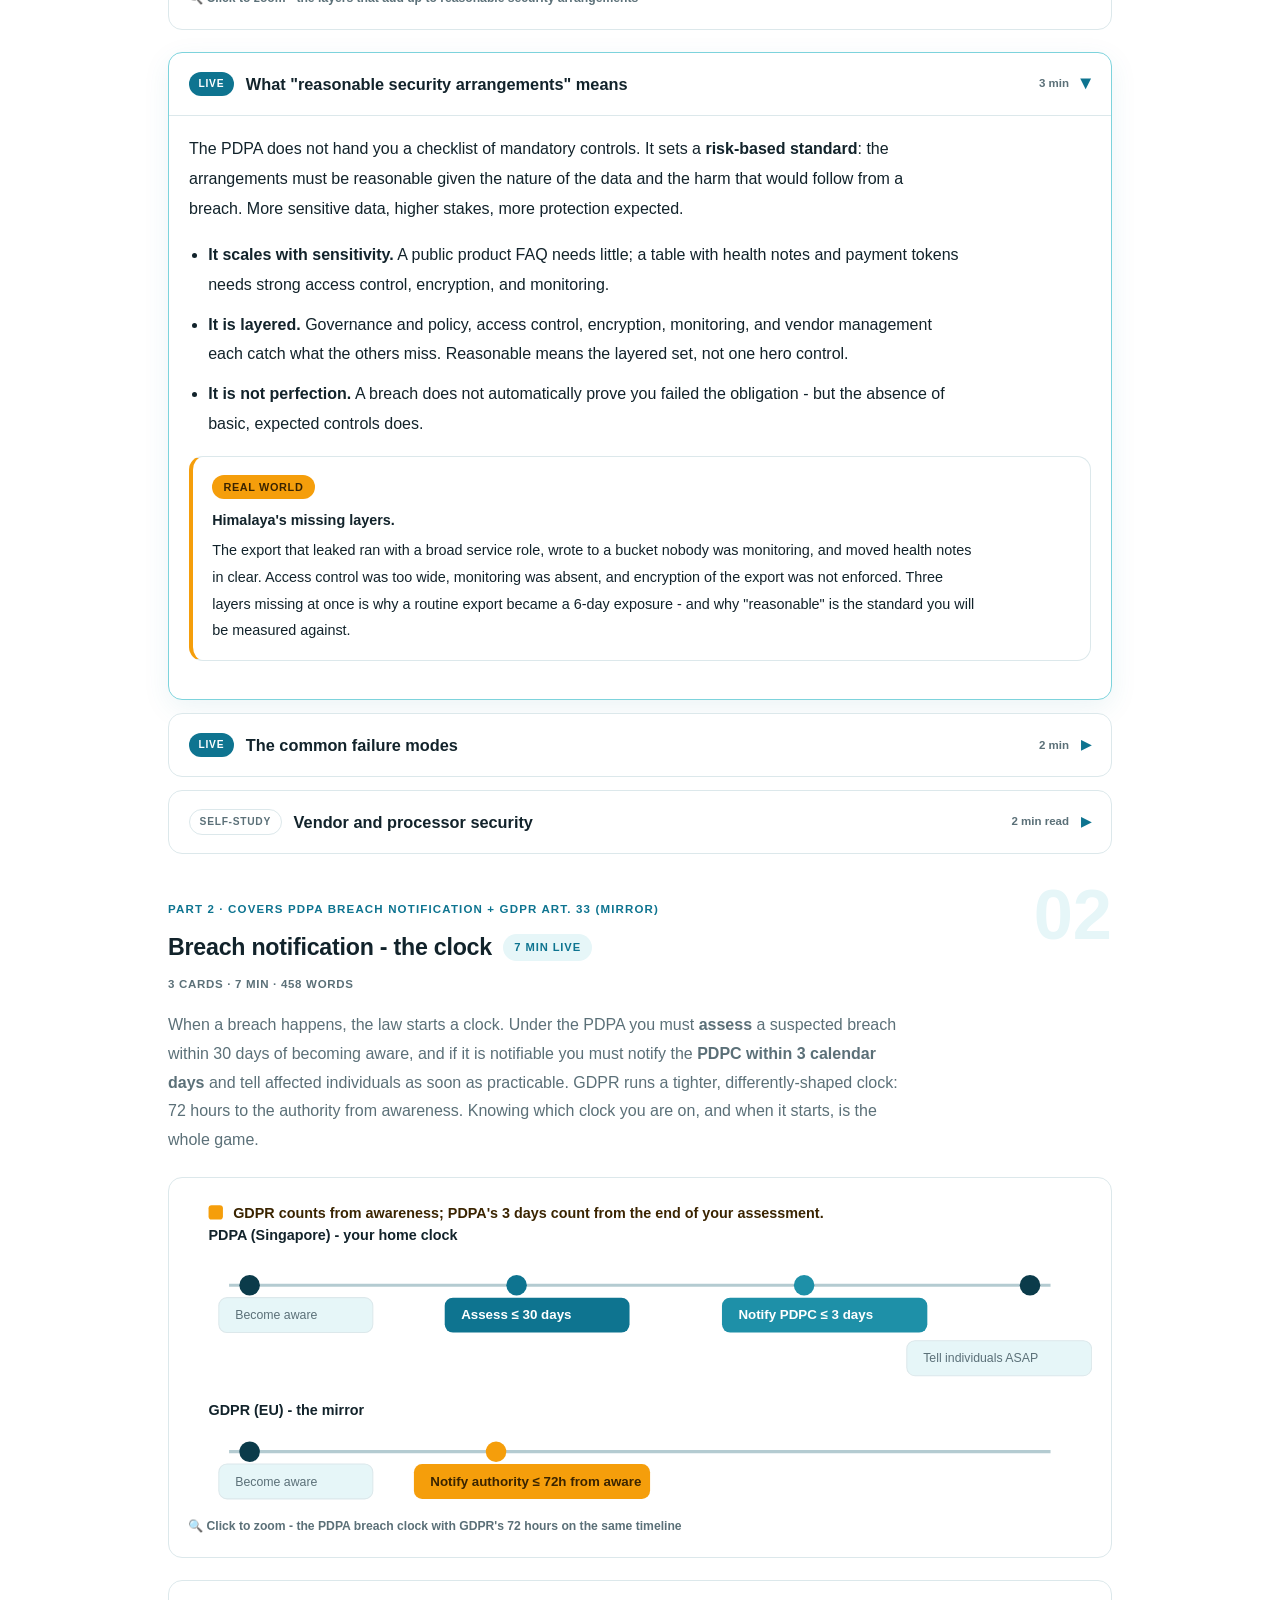
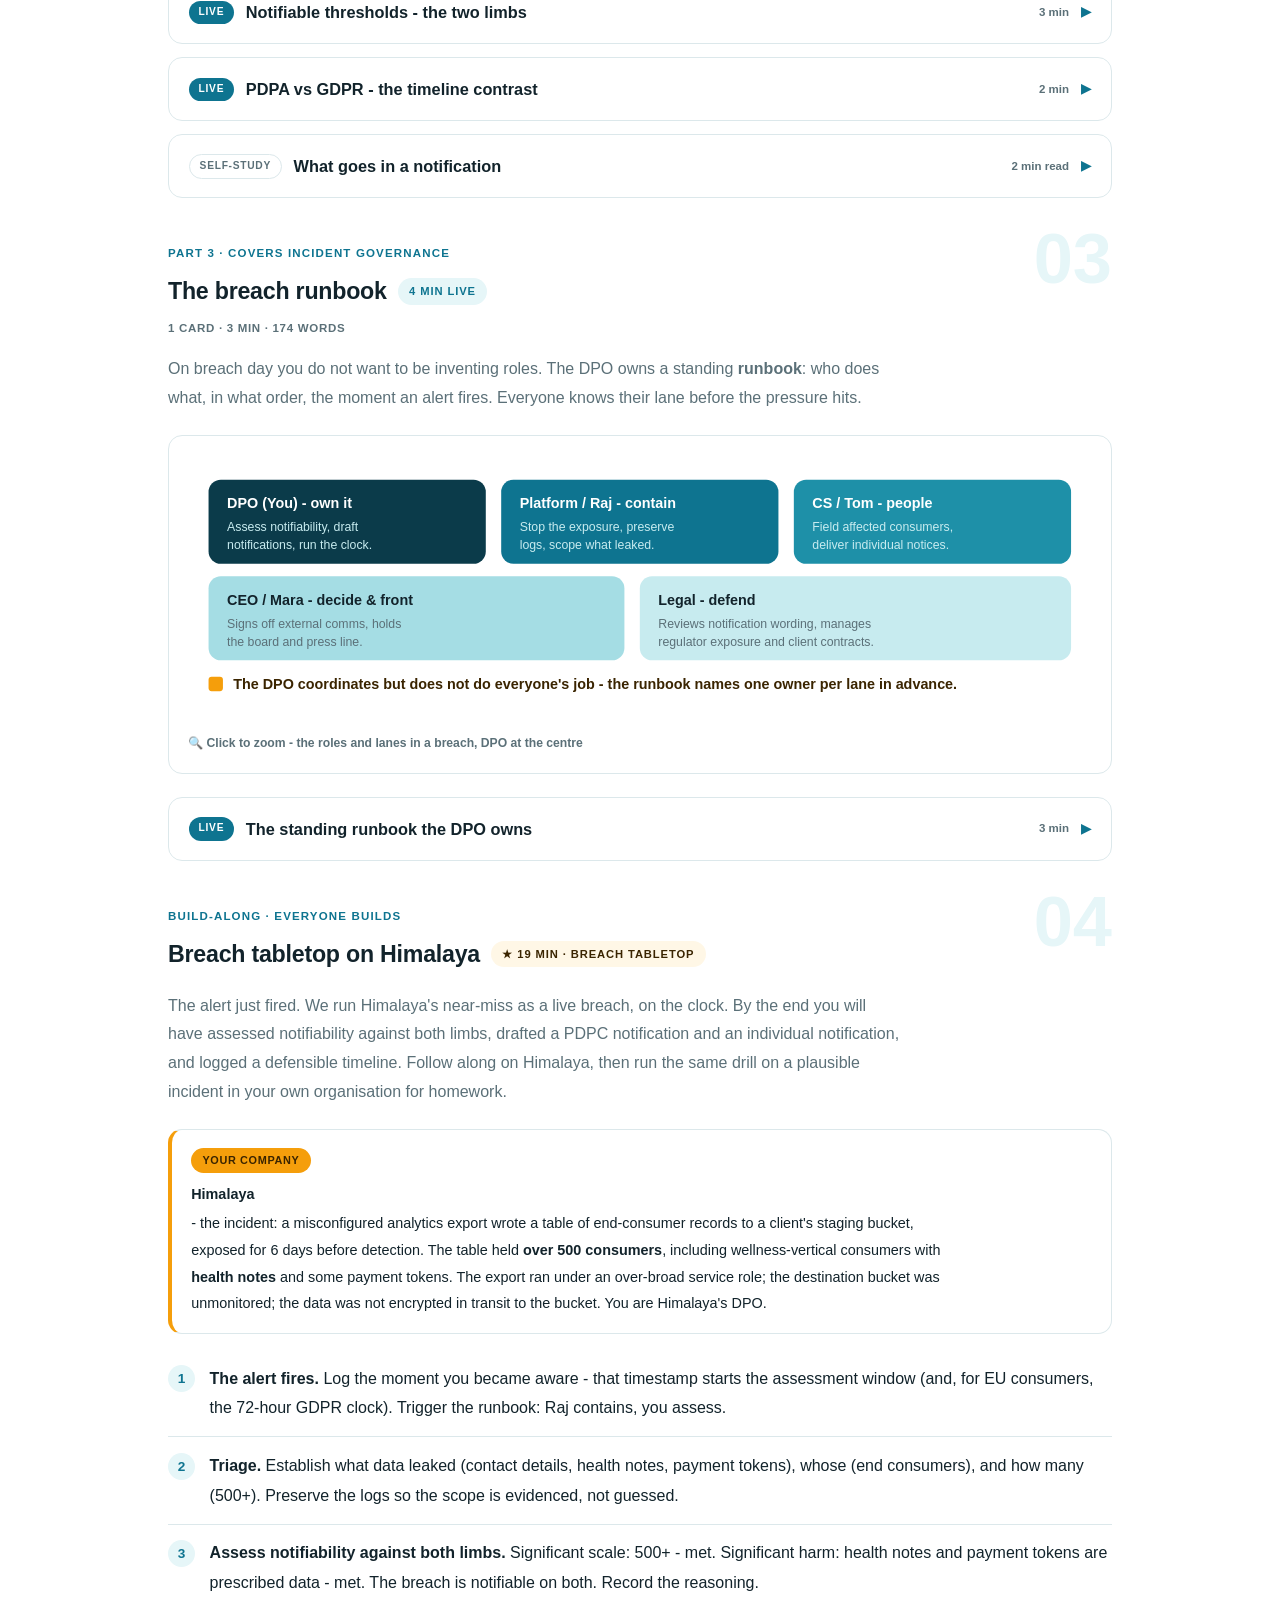
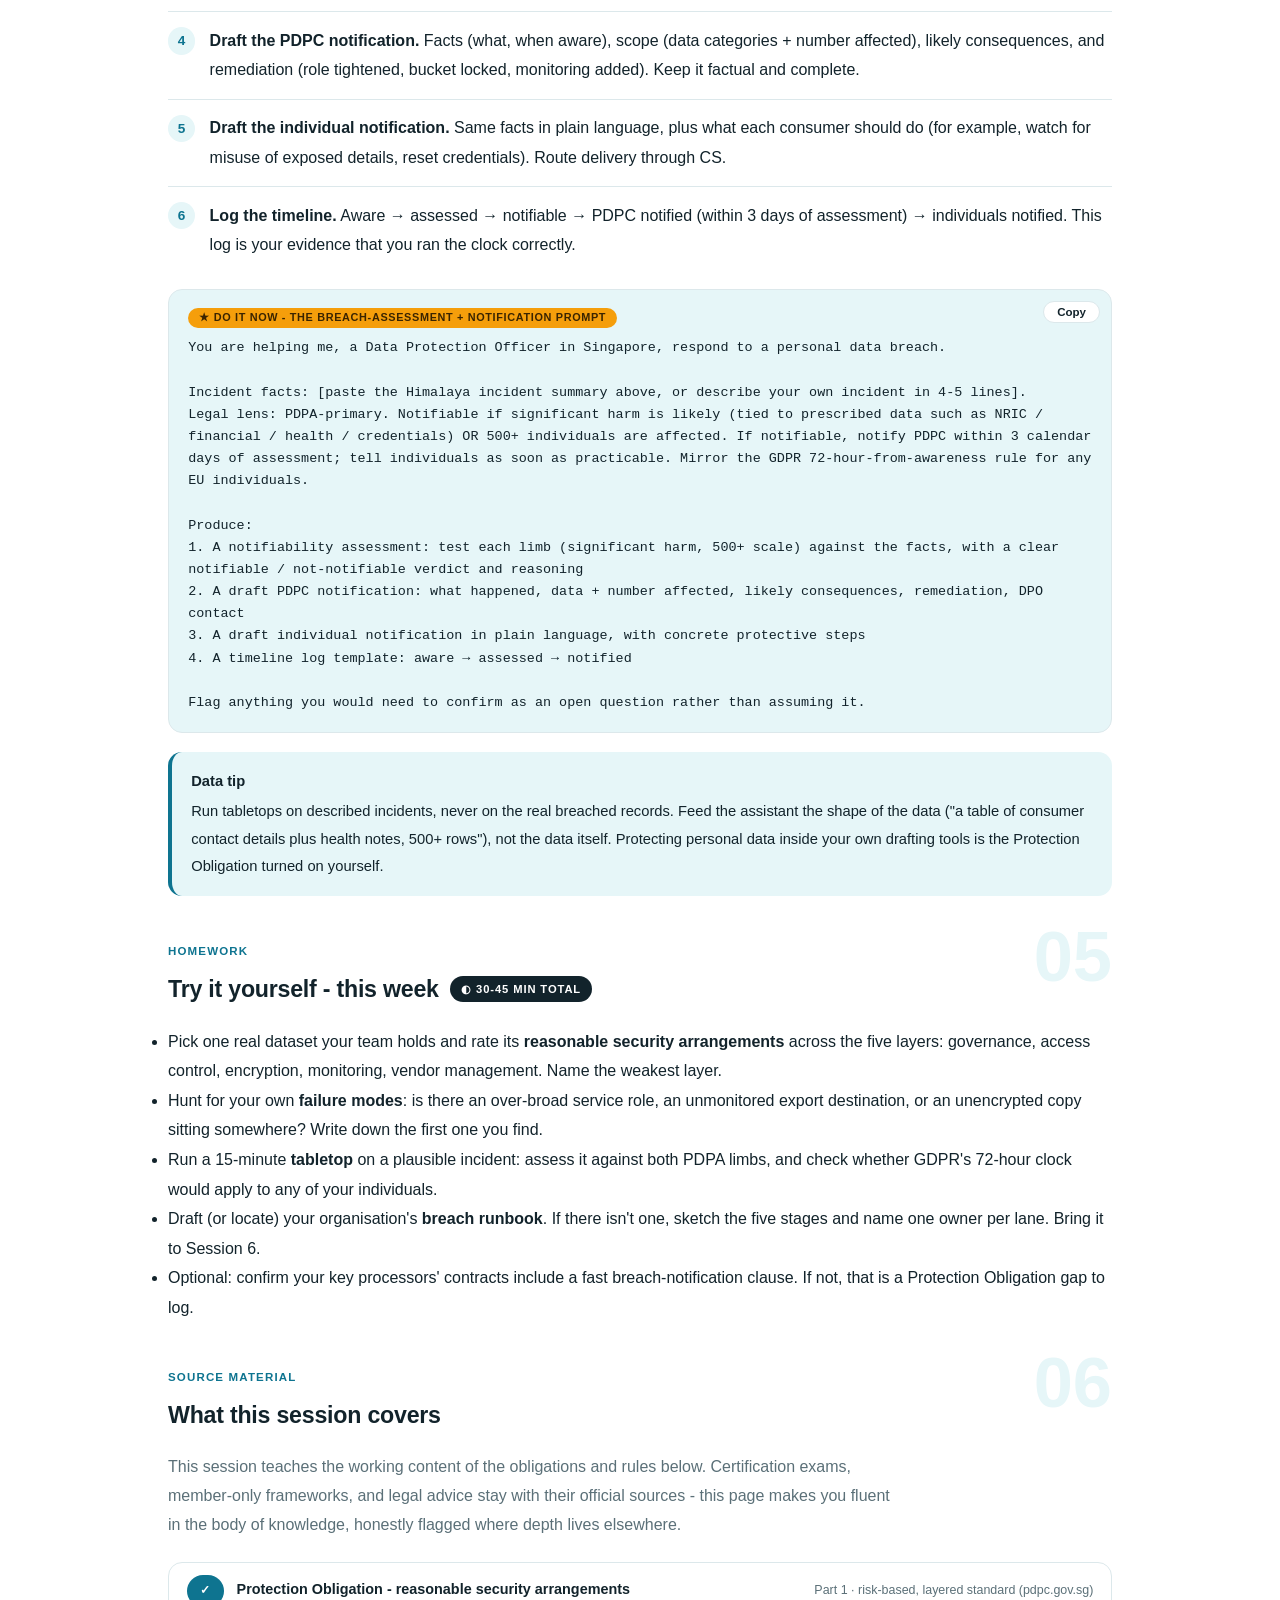
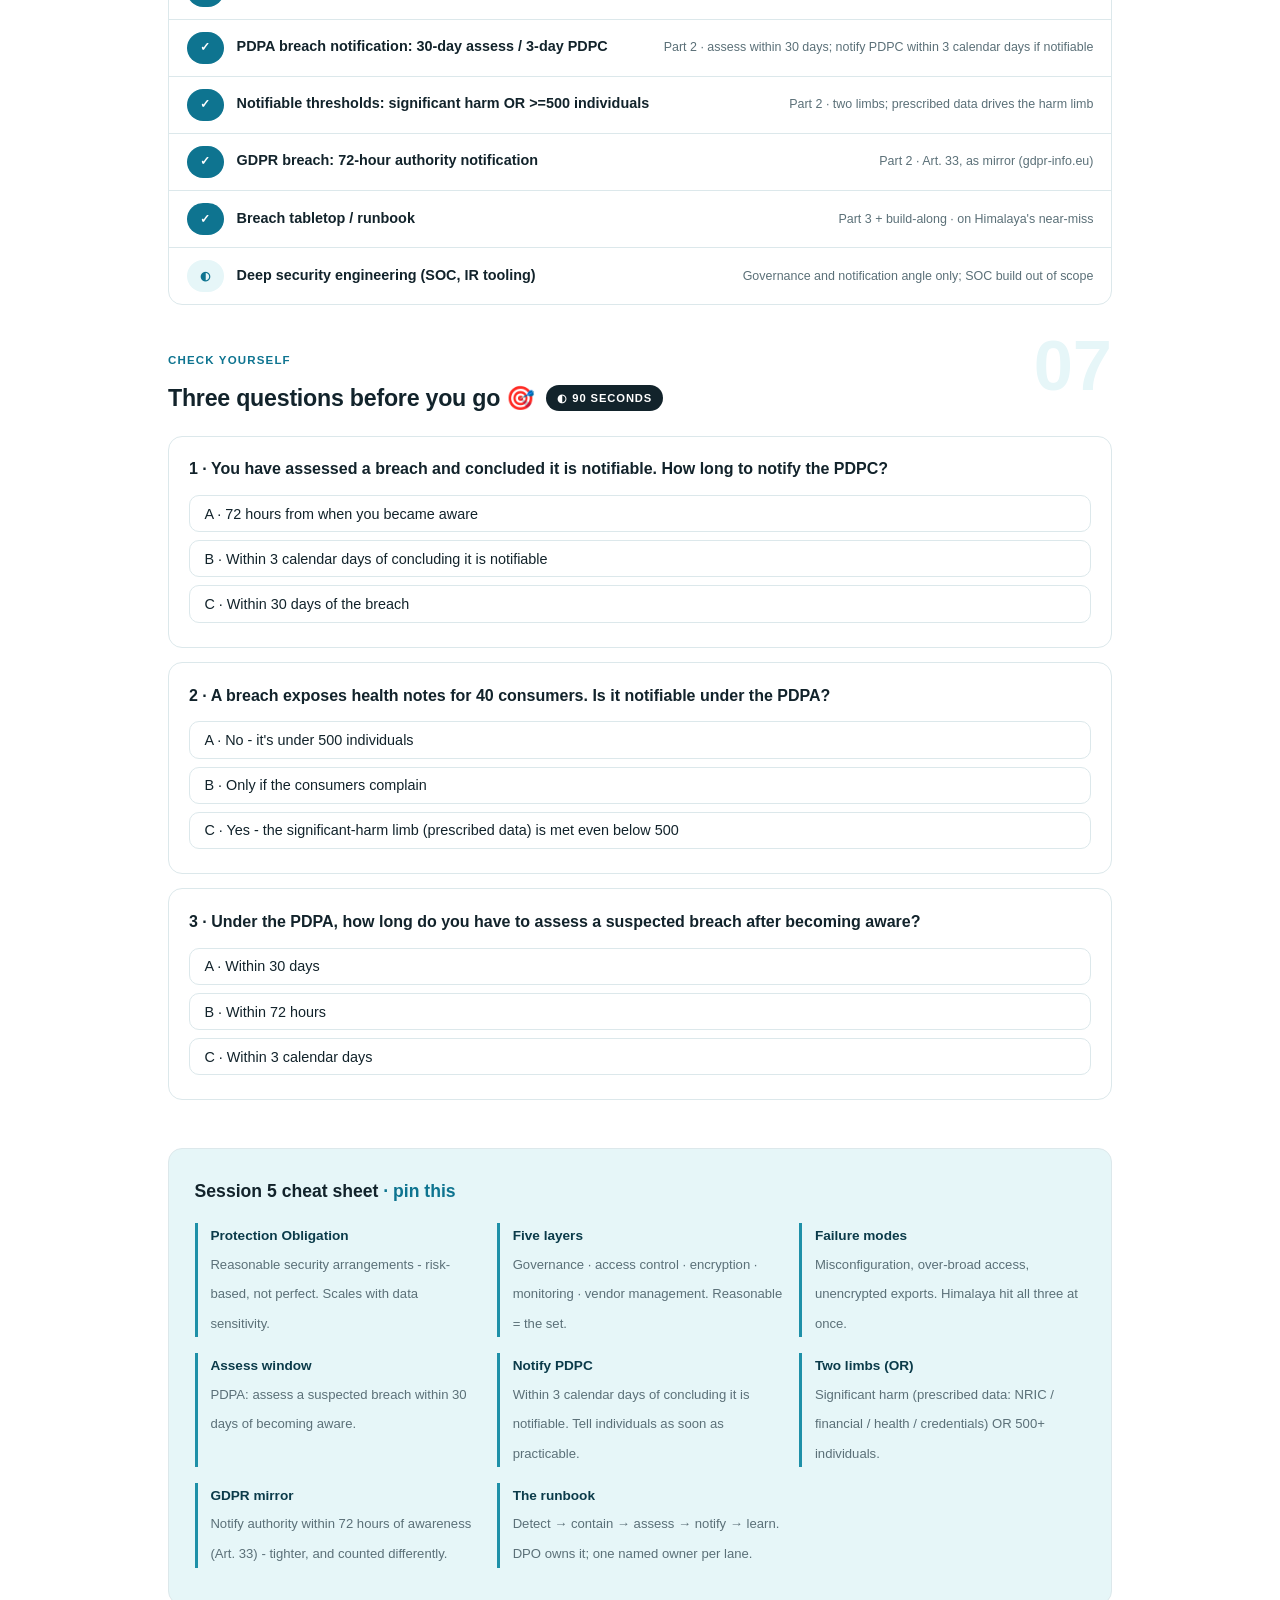
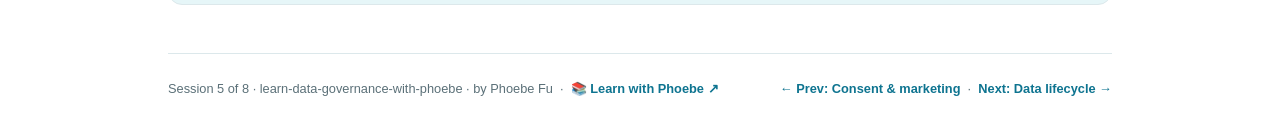
<file: courses/05-protection-and-breach.html>
<!DOCTYPE html>
<html lang="en">
<head>
<meta charset="UTF-8">
<meta name="viewport" content="width=device-width, initial-scale=1.0">
<!-- social:start -->
<meta name="description" content="Back in Session 1 we noted Himalaya&#x27;s near-miss: a misconfigured analytics export dropped a table of end-consumer records into a client&#x27;s staging bucket, where it sat exposed for 6 days...">
<meta property="og:type" content="article">
<meta property="og:site_name" content="Learn with Phoebe">
<meta property="og:title" content="Protection &amp; breach response - learn data governance with phoebe">
<meta property="og:description" content="Back in Session 1 we noted Himalaya&#x27;s near-miss: a misconfigured analytics export dropped a table of end-consumer records into a client&#x27;s staging bucket, where it sat exposed for 6 days...">
<meta property="og:url" content="https://phoebefu6.github.io/learn-data-governance-with-phoebe/courses/05-protection-and-breach.html">
<meta property="og:image" content="https://phoebefu6.github.io/learn-data-governance-with-phoebe/assets/og-cover.png">
<meta property="og:image:width" content="1200">
<meta property="og:image:height" content="630">
<meta name="twitter:card" content="summary_large_image">
<meta name="twitter:title" content="Protection &amp; breach response - learn data governance with phoebe">
<meta name="twitter:description" content="Back in Session 1 we noted Himalaya&#x27;s near-miss: a misconfigured analytics export dropped a table of end-consumer records into a client&#x27;s staging bucket, where it sat exposed for 6 days...">
<meta name="twitter:image" content="https://phoebefu6.github.io/learn-data-governance-with-phoebe/assets/og-cover.png">
<!-- social:end -->
<title>Session 5 · Protection &amp; breach response - learn data governance with phoebe</title>
<link rel="stylesheet" href="../assets/style.css?v=38">
</head>
<body>

<div class="toolbar">
  <div class="wrap">
    <span class="crumb"><a href="../index.html">learn-data-governance-with-phoebe</a> / Session 5 of 8</span>
    <button class="btn" id="toggle-all" type="button">Expand all</button>
    <button class="btn primary" id="zoom-toggle" type="button">Projector zoom: off</button>
  </div>
</div>

<header class="masthead">
  <div class="wrap">
    <div class="eyebrow">Learn Data Governance with Phoebe · Session 5 of 8</div>
    <h1>Protection &amp; <span class="accent">breach response</span></h1>
    <p class="sub">The near-miss becomes the drill. A misconfigured export left 500+ consumer records, including health notes, exposed for 6 days. Today you learn the Protection Obligation and run a full breach tabletop against the clock.</p>
    <div class="chip-row">
      <span class="chip level">🟠 Getting real</span>
      <span class="chip audience">DA · DE · DS · AI</span>
      <span class="chip audience">DPO track</span>
      <span class="chip audience">PDPA breach + GDPR 72h</span>
      <span class="chip time">45 min</span>
    </div>
    <div class="agenda">
      <span class="a1" style="flex:1">0-3 · The alert</span>
      <span class="a2" style="flex:4">3-23 · Concepts (live cards)</span>
      <span class="a3" style="flex:4">23-42 · Breach tabletop</span>
      <span class="a4" style="flex:1">42-45 · Q&amp;A</span>
    </div>
  </div>
</header>

<main class="wrap">

  <!-- ============ INTRO ============ -->
  <section class="section" id="intro">
    <div class="section-kicker">
      <span class="klabel">Part 0</span>
      <h2>The near-miss becomes the drill</h2>
    </div>
    <p class="lede">Back in Session 1 we noted Himalaya's near-miss: a misconfigured analytics export dropped a table of end-consumer records into a client's staging bucket, where it sat exposed for 6 days before anyone noticed. That table held over 500 consumers - and some of them were wellness-vertical consumers with <strong>health notes</strong>. Today we stop treating it as a scary story and treat it as a live incident. First the Protection Obligation that should have prevented it, then a breach tabletop where you assess notifiability and draft the notifications against the clock.</p>
    <div class="legend">
      <span class="pill solid">Live - presented in session</span>
      <span class="pill light">Self-study - read after class</span>
      <span class="pill peach">★ Do it now on Himalaya</span>
      <span class="pill inkpill">PDPA-primary · GDPR mirror</span>
    </div>
    <div class="callout win">
      <strong>★ What you walk out with today</strong>
      A practical read on what "reasonable security arrangements" means and the failure modes that break them, the PDPA breach clock (assess within 30 days, notify PDPC within 3 calendar days if notifiable) with GDPR's 72-hour rule laid on the same timeline, the two thresholds that make a breach notifiable, and a standing breach runbook you own as DPO. Cards marked "Live" are what we do together; "Self-study" cards give the full depth at your own pace.
    </div>
  </section>

  <!-- ============ PART 1: PROTECTION OBLIGATION ============ -->
  <section class="section" id="protection">
    <div class="section-kicker">
      <span class="klabel">Part 1 · covers the PDPA Protection Obligation</span>
      <h2>The Protection Obligation <span class="tag concept">7 min live</span></h2>
    </div>
    <p class="lede">The PDPA Protection Obligation says an organisation must make <strong>reasonable security arrangements</strong> to protect personal data in its possession or control - against unauthorised access, collection, use, disclosure, copying, modification, or disposal. Note the word: <strong>reasonable</strong>, not perfect. It is a risk-based standard, and it is the obligation Himalaya's near-miss walked straight through.</p>

    <figure class="zoomable">
      <svg viewBox="0 0 880 300" xmlns="http://www.w3.org/2000/svg" role="img" aria-label="Layers of reasonable security arrangements from governance to vendor management">
        <style>
          .secL { font: 700 15px Inter, sans-serif; fill: #FFFFFF; }
          .secLd { font: 700 15px Inter, sans-serif; fill: #12232B; }
          .secX { font: 400 12px Inter, sans-serif; fill: #C7EBEF; }
          .secXd { font: 400 12px Inter, sans-serif; fill: #5B7078; }
          .secN { font: 600 14px Inter, sans-serif; fill: #3A2400; }
        </style>
        <rect x="60" y="24" width="760" height="40" rx="10" fill="#DCE8EB"/>
        <text class="secLd" x="80" y="49">Governance &amp; policy - who is accountable, what the rules are</text>
        <rect x="110" y="72" width="660" height="40" rx="10" fill="#7DD3DC"/>
        <text class="secLd" x="130" y="97">Access control - least privilege, who can reach which data</text>
        <rect x="160" y="120" width="560" height="40" rx="10" fill="#1E90A8"/>
        <text class="secL" x="180" y="145">Encryption - data at rest and in transit</text>
        <rect x="210" y="168" width="460" height="40" rx="10" fill="#0E7490"/>
        <text class="secL" x="230" y="193">Monitoring - logging, alerts, misconfig detection</text>
        <rect x="260" y="216" width="360" height="40" rx="10" fill="#0B3B4A"/>
        <text class="secL" x="280" y="241">Vendors - processors held to the same bar</text>
        <rect x="60" y="272" width="14" height="14" rx="3" fill="#F59E0B"/>
        <text class="secN" x="84" y="284">No single layer is "the answer" - reasonable = the layered set that fits the sensitivity of the data.</text>
      </svg>
      <figcaption>🔍 Click to zoom - the layers that add up to reasonable security arrangements</figcaption>
    </figure>

    <details class="card" open>
      <summary><span class="mode live">Live</span>What "reasonable security arrangements" means<span class="mini">3 min</span><span class="caret">▶</span></summary>
      <div class="body">
        <p>The PDPA does not hand you a checklist of mandatory controls. It sets a <strong>risk-based standard</strong>: the arrangements must be reasonable given the nature of the data and the harm that would follow from a breach. More sensitive data, higher stakes, more protection expected.</p>
        <ul>
          <li><strong>It scales with sensitivity.</strong> A public product FAQ needs little; a table with health notes and payment tokens needs strong access control, encryption, and monitoring.</li>
          <li><strong>It is layered.</strong> Governance and policy, access control, encryption, monitoring, and vendor management each catch what the others miss. Reasonable means the layered set, not one hero control.</li>
          <li><strong>It is not perfection.</strong> A breach does not automatically prove you failed the obligation - but the absence of basic, expected controls does.</li>
        </ul>
        <div class="callout example">
          <span class="ex-pill">Real world</span>
          <p><strong>Himalaya's missing layers.</strong> The export that leaked ran with a broad service role, wrote to a bucket nobody was monitoring, and moved health notes in clear. Access control was too wide, monitoring was absent, and encryption of the export was not enforced. Three layers missing at once is why a routine export became a 6-day exposure - and why "reasonable" is the standard you will be measured against.</p>
        </div>
      </div>
    </details>

    <details class="card">
      <summary><span class="mode live">Live</span>The common failure modes<span class="mini">2 min</span><span class="caret">▶</span></summary>
      <div class="body">
        <p>Most breaches are not exotic attacks. They are the same handful of preventable mistakes. Learn to spot them because you will meet them everywhere:</p>
        <ul>
          <li><strong>Misconfiguration</strong> - a bucket, share, or database left open, or an export pointed at the wrong destination. The most common cause of data leaks.</li>
          <li><strong>Over-broad access</strong> - service roles and staff with far more reach than the task needs. When something goes wrong, the blast radius is everything they could touch.</li>
          <li><strong>Unencrypted exports and copies</strong> - data protected in the warehouse, then copied out to a flat file, a laptop, or a vendor with no encryption.</li>
        </ul>
        <div class="callout example">
          <span class="ex-pill">Real world</span>
          <p><strong>Himalaya hit all three.</strong> A misconfigured export (failure 1) ran under an over-broad role (failure 2) and wrote unencrypted consumer records, including health notes, to a client's staging bucket (failure 3). Any one of these alone might have been caught; stacked, they produced the near-miss. Your Protection Obligation fixes map one-to-one onto these three modes.</p>
        </div>
      </div>
    </details>

    <details class="card">
      <summary><span class="mode self">Self-study</span>Vendor and processor security<span class="mini">2 min read</span><span class="caret">▶</span></summary>
      <div class="body">
        <p>The Protection Obligation follows the data even when the data leaves your building. If you hand personal data to a processor, you remain accountable for protecting it, so you must hold that processor to a comparable security bar.</p>
        <ul>
          <li><strong>Contract it.</strong> A written agreement should require the processor to protect the data, use it only on your instructions, and notify you of any breach quickly.</li>
          <li><strong>Verify it.</strong> Do not take a security promise on faith - review certifications, ask for evidence, and reassess periodically.</li>
          <li><strong>Scope it.</strong> Give the processor only the data it needs, for only as long as it needs it.</li>
        </ul>
        <div class="callout example">
          <span class="ex-pill">Real world</span>
          <p><strong>Himalaya's US marketing vendor.</strong> Consumer data is copied to a US-hosted marketing automation tool with no security schedule on file and no breach-notification clause in the contract. If that vendor leaks, Himalaya still answers to the PDPC. Session 6 tackles the cross-border transfer angle; here, the point is simply that the Protection Obligation reaches the vendor, and right now the paperwork does not.</p>
        </div>
      </div>
    </details>
  </section>

  <!-- ============ PART 2: BREACH CLOCK ============ -->
  <section class="section" id="breach-clock">
    <div class="section-kicker">
      <span class="klabel">Part 2 · covers PDPA breach notification + GDPR Art. 33 (mirror)</span>
      <h2>Breach notification - the clock <span class="tag concept">7 min live</span></h2>
    </div>
    <p class="lede">When a breach happens, the law starts a clock. Under the PDPA you must <strong>assess</strong> a suspected breach within 30 days of becoming aware, and if it is notifiable you must notify the <strong>PDPC within 3 calendar days</strong> and tell affected individuals as soon as practicable. GDPR runs a tighter, differently-shaped clock: 72 hours to the authority from awareness. Knowing which clock you are on, and when it starts, is the whole game.</p>

    <figure class="zoomable">
      <svg viewBox="0 0 880 300" xmlns="http://www.w3.org/2000/svg" role="img" aria-label="Breach timeline comparing the PDPA and GDPR clocks">
        <style>
          .tlH { font: 700 14px Inter, sans-serif; fill: #12232B; }
          .tlB { font: 700 13px Inter, sans-serif; fill: #FFFFFF; }
          .tlX { font: 400 12px Inter, sans-serif; fill: #5B7078; }
          .tlLine { stroke: #B4CBD1; stroke-width: 3; fill: none; }
          .tlN { font: 600 14px Inter, sans-serif; fill: #3A2400; }
        </style>
        <text class="tlH" x="20" y="42">PDPA (Singapore) - your home clock</text>
        <line class="tlLine" x1="40" y1="86" x2="840" y2="86"/>
        <circle cx="60" cy="86" r="10" fill="#0B3B4A"/>
        <rect x="30" y="98" width="150" height="34" rx="8" fill="#E6F6F8" stroke="#DCE8EB"/>
        <text class="tlX" x="46" y="119">Become aware</text>
        <circle cx="320" cy="86" r="10" fill="#0E7490"/>
        <rect x="250" y="98" width="180" height="34" rx="8" fill="#0E7490"/>
        <text class="tlB" x="266" y="119">Assess ≤ 30 days</text>
        <circle cx="600" cy="86" r="10" fill="#1E90A8"/>
        <rect x="520" y="98" width="200" height="34" rx="8" fill="#1E90A8"/>
        <text class="tlB" x="536" y="119">Notify PDPC ≤ 3 days</text>
        <circle cx="820" cy="86" r="10" fill="#0B3B4A"/>
        <rect x="700" y="140" width="180" height="34" rx="8" fill="#E6F6F8" stroke="#DCE8EB"/>
        <text class="tlX" x="716" y="161">Tell individuals ASAP</text>
        <text class="tlH" x="20" y="212">GDPR (EU) - the mirror</text>
        <line class="tlLine" x1="40" y1="248" x2="840" y2="248"/>
        <circle cx="60" cy="248" r="10" fill="#0B3B4A"/>
        <rect x="30" y="260" width="150" height="34" rx="8" fill="#E6F6F8" stroke="#DCE8EB"/>
        <text class="tlX" x="46" y="281">Become aware</text>
        <circle cx="300" cy="248" r="10" fill="#F59E0B"/>
        <rect x="220" y="260" width="230" height="34" rx="8" fill="#F59E0B"/>
        <text class="tlB" x="236" y="281" style="fill:#3A2400">Notify authority ≤ 72h from aware</text>
        <rect x="20" y="8" width="14" height="14" rx="3" fill="#F59E0B"/>
        <text class="tlN" x="44" y="20">GDPR counts from awareness; PDPA's 3 days count from the end of your assessment.</text>
      </svg>
      <figcaption>🔍 Click to zoom - the PDPA breach clock with GDPR's 72 hours on the same timeline</figcaption>
    </figure>

    <details class="card">
      <summary><span class="mode live">Live</span>Notifiable thresholds - the two limbs<span class="mini">3 min</span><span class="caret">▶</span></summary>
      <div class="body">
        <p>Not every breach is notifiable. Under the PDPA, a data breach must be notified if it meets <strong>either</strong> of two limbs - it is an OR, not an AND:</p>
        <ul>
          <li><strong>Significant harm</strong> - the breach is likely to result in significant harm to affected individuals. This is tied to <strong>prescribed</strong> categories of data: for example NRIC-style national IDs, financial account information, health data, and login credentials. Breach one of these and the harm limb is likely met.</li>
          <li><strong>Significant scale</strong> - the breach affects <strong>500 or more individuals</strong>, regardless of the data type.</li>
        </ul>
        <p>Because it is an OR, a breach of health data for even a small group can be notifiable on the harm limb, and a breach of ordinary contact details can be notifiable on the scale limb once it passes 500.</p>
        <div class="callout example">
          <span class="ex-pill">Real world</span>
          <p><strong>Himalaya trips both limbs.</strong> The exposed table held over 500 consumers - that alone crosses the significant-scale limb. And it included health notes, prescribed data whose exposure is likely to cause significant harm - the harm limb too. Himalaya's breach is notifiable twice over, which removes any argument that it can be quietly logged and forgotten.</p>
        </div>
      </div>
    </details>

    <details class="card">
      <summary><span class="mode live">Live</span>PDPA vs GDPR - the timeline contrast<span class="mini">2 min</span><span class="caret">▶</span></summary>
      <div class="body">
        <p>Both regimes make you notify, but the clocks are shaped differently. Getting them confused is the most common breach-day mistake.</p>
        <table class="clean">
          <thead><tr><th>Step</th><th>PDPA (Singapore)</th><th>GDPR (EU)</th></tr></thead>
          <tbody>
            <tr><td>Assess</td><td>Within 30 days of becoming aware</td><td>No fixed assessment window; act without undue delay</td></tr>
            <tr><td>Notify regulator</td><td>Within 3 calendar days of concluding it is notifiable</td><td>Within 72 hours of becoming aware</td></tr>
            <tr><td>Clock starts</td><td>The 3 days run from the end of your assessment</td><td>The 72 hours run from awareness</td></tr>
            <tr><td>Notify individuals</td><td>As soon as practicable, if notifiable</td><td>Without undue delay, if high risk to individuals</td></tr>
          </tbody>
        </table>
        <div class="callout tip">
          <strong>Say it right</strong>
          The trap is saying "PDPC within 72 hours." Wrong regime. GDPR is 72 hours from awareness; PDPA is 3 calendar days from the end of your assessment (after up to 30 days to assess). For a breach touching both EU and SG consumers, the GDPR clock is the tighter one - it usually drives your timeline.
        </div>
      </div>
    </details>

    <details class="card">
      <summary><span class="mode self">Self-study</span>What goes in a notification<span class="mini">2 min read</span><span class="caret">▶</span></summary>
      <div class="body">
        <p>A notification is not a confession letter; it is a structured factual account. Both regulators want roughly the same building blocks, so a single template serves both.</p>
        <ul>
          <li><strong>What happened</strong> - the nature of the breach, when it occurred, and when you became aware.</li>
          <li><strong>What data and who</strong> - the categories of personal data involved and the number (or estimate) of individuals affected.</li>
          <li><strong>Likely consequences</strong> - the harm that could follow for those individuals.</li>
          <li><strong>What you did</strong> - the containment and remediation steps taken and planned, and how you are supporting affected individuals.</li>
          <li><strong>Contact</strong> - the DPO's contact point for follow-up.</li>
        </ul>
        <p>The individual notification uses the same facts in plain language, plus concrete steps the person can take to protect themselves (for example, resetting a password if credentials were exposed).</p>
      </div>
    </details>
  </section>

  <!-- ============ PART 3: THE RUNBOOK ============ -->
  <section class="section" id="runbook">
    <div class="section-kicker">
      <span class="klabel">Part 3 · covers incident governance</span>
      <h2>The breach runbook <span class="tag concept">4 min live</span></h2>
    </div>
    <p class="lede">On breach day you do not want to be inventing roles. The DPO owns a standing <strong>runbook</strong>: who does what, in what order, the moment an alert fires. Everyone knows their lane before the pressure hits.</p>

    <figure class="zoomable">
      <svg viewBox="0 0 880 260" xmlns="http://www.w3.org/2000/svg" role="img" aria-label="Roles and lanes during a breach: DPO, platform, customer success, CEO, legal">
        <style>
          .rbH { font: 700 14px Inter, sans-serif; fill: #FFFFFF; }
          .rbHd { font: 700 14px Inter, sans-serif; fill: #12232B; }
          .rbX { font: 400 12px Inter, sans-serif; fill: #5B7078; }
          .rbXw { font: 400 12px Inter, sans-serif; fill: #C7EBEF; }
          .rbN { font: 600 14px Inter, sans-serif; fill: #3A2400; }
        </style>
        <rect x="20" y="24" width="270" height="82" rx="12" fill="#0B3B4A"/>
        <text class="rbH" x="38" y="52">DPO (You) - own it</text>
        <text class="rbXw" x="38" y="74">Assess notifiability, draft</text>
        <text class="rbXw" x="38" y="92">notifications, run the clock.</text>
        <rect x="305" y="24" width="270" height="82" rx="12" fill="#0E7490"/>
        <text class="rbH" x="323" y="52">Platform / Raj - contain</text>
        <text class="rbXw" x="323" y="74">Stop the exposure, preserve</text>
        <text class="rbXw" x="323" y="92">logs, scope what leaked.</text>
        <rect x="590" y="24" width="270" height="82" rx="12" fill="#1E90A8"/>
        <text class="rbH" x="608" y="52">CS / Tom - people</text>
        <text class="rbXw" x="608" y="74">Field affected consumers,</text>
        <text class="rbXw" x="608" y="92">deliver individual notices.</text>
        <rect x="20" y="118" width="405" height="82" rx="12" fill="#A5DDE4"/>
        <text class="rbHd" x="38" y="146">CEO / Mara - decide &amp; front</text>
        <text class="rbX" x="38" y="168">Signs off external comms, holds</text>
        <text class="rbX" x="38" y="186">the board and press line.</text>
        <rect x="440" y="118" width="420" height="82" rx="12" fill="#C7EBEF"/>
        <text class="rbHd" x="458" y="146">Legal - defend</text>
        <text class="rbX" x="458" y="168">Reviews notification wording, manages</text>
        <text class="rbX" x="458" y="186">regulator exposure and client contracts.</text>
        <rect x="20" y="216" width="14" height="14" rx="3" fill="#F59E0B"/>
        <text class="rbN" x="44" y="228">The DPO coordinates but does not do everyone's job - the runbook names one owner per lane in advance.</text>
      </svg>
      <figcaption>🔍 Click to zoom - the roles and lanes in a breach, DPO at the centre</figcaption>
    </figure>

    <details class="card">
      <summary><span class="mode live">Live</span>The standing runbook the DPO owns<span class="mini">3 min</span><span class="caret">▶</span></summary>
      <div class="body">
        <p>A breach runbook is a short, rehearsed document, not a novel. It answers the questions nobody should be debating at hour one:</p>
        <ul>
          <li><strong>Detect &amp; report</strong> - how any staff member raises a suspected breach, and to whom (the DPO), within hours not days.</li>
          <li><strong>Contain</strong> - Platform (Raj) stops the exposure and preserves logs so you can scope what actually leaked.</li>
          <li><strong>Assess</strong> - the DPO (you) runs the two-limb notifiability test and starts the clock.</li>
          <li><strong>Notify</strong> - the DPO drafts the PDPC and individual notifications; Legal reviews; the CEO signs off external comms; CS delivers the individual notices.</li>
          <li><strong>Learn</strong> - after the fire, a post-incident review feeds fixes back into the Protection Obligation controls.</li>
        </ul>
        <div class="callout example">
          <span class="ex-pill">Real world</span>
          <p><strong>Himalaya had no runbook.</strong> During the 6-day exposure, the misconfig went unnoticed because no one owned detection, and once it surfaced there was confusion over who should tell whom. Your deliverable this session is the runbook that would have caught it on day one and, if it still leaked, cut the response from chaos to a clean, timed sequence.</p>
        </div>
      </div>
    </details>
  </section>

  <!-- ============ DEMO / BUILD-ALONG ============ -->
  <section class="section" id="demo-5">
    <div class="section-kicker">
      <span class="klabel">Build-along · everyone builds</span>
      <h2>Breach tabletop on Himalaya <span class="tag demo">★ 19 min · breach tabletop</span></h2>
    </div>
    <p class="lede">The alert just fired. We run Himalaya's near-miss as a live breach, on the clock. By the end you will have assessed notifiability against both limbs, drafted a PDPC notification and an individual notification, and logged a defensible timeline. Follow along on Himalaya, then run the same drill on a plausible incident in your own organisation for homework.</p>

    <div class="callout example">
      <span class="ex-pill">Your company</span>
      <p><strong>Himalaya</strong> - the incident: a misconfigured analytics export wrote a table of end-consumer records to a client's staging bucket, exposed for 6 days before detection. The table held <strong>over 500 consumers</strong>, including wellness-vertical consumers with <strong>health notes</strong> and some payment tokens. The export ran under an over-broad service role; the destination bucket was unmonitored; the data was not encrypted in transit to the bucket. You are Himalaya's DPO.</p>
    </div>

    <div class="steps">
      <div class="step"><p><strong>The alert fires.</strong> Log the moment you became aware - that timestamp starts the assessment window (and, for EU consumers, the 72-hour GDPR clock). Trigger the runbook: Raj contains, you assess.</p></div>
      <div class="step"><p><strong>Triage.</strong> Establish what data leaked (contact details, health notes, payment tokens), whose (end consumers), and how many (500+). Preserve the logs so the scope is evidenced, not guessed.</p></div>
      <div class="step"><p><strong>Assess notifiability against both limbs.</strong> Significant scale: 500+ - met. Significant harm: health notes and payment tokens are prescribed data - met. The breach is notifiable on both. Record the reasoning.</p></div>
      <div class="step"><p><strong>Draft the PDPC notification.</strong> Facts (what, when aware), scope (data categories + number affected), likely consequences, and remediation (role tightened, bucket locked, monitoring added). Keep it factual and complete.</p></div>
      <div class="step"><p><strong>Draft the individual notification.</strong> Same facts in plain language, plus what each consumer should do (for example, watch for misuse of exposed details, reset credentials). Route delivery through CS.</p></div>
      <div class="step"><p><strong>Log the timeline.</strong> Aware → assessed → notifiable → PDPC notified (within 3 days of assessment) → individuals notified. This log is your evidence that you ran the clock correctly.</p></div>
    </div>

    <div class="prompt-box good"><span class="label">★ Do it now - the breach-assessment + notification prompt</span>You are helping me, a Data Protection Officer in Singapore, respond to a personal data breach.

Incident facts: [paste the Himalaya incident summary above, or describe your own incident in 4-5 lines].
Legal lens: PDPA-primary. Notifiable if significant harm is likely (tied to prescribed data such as NRIC / financial / health / credentials) OR 500+ individuals are affected. If notifiable, notify PDPC within 3 calendar days of assessment; tell individuals as soon as practicable. Mirror the GDPR 72-hour-from-awareness rule for any EU individuals.

Produce:
1. A notifiability assessment: test each limb (significant harm, 500+ scale) against the facts, with a clear notifiable / not-notifiable verdict and reasoning
2. A draft PDPC notification: what happened, data + number affected, likely consequences, remediation, DPO contact
3. A draft individual notification in plain language, with concrete protective steps
4. A timeline log template: aware → assessed → notified

Flag anything you would need to confirm as an open question rather than assuming it.</div>

    <div class="callout tip">
      <strong>Data tip</strong>
      Run tabletops on described incidents, never on the real breached records. Feed the assistant the shape of the data ("a table of consumer contact details plus health notes, 500+ rows"), not the data itself. Protecting personal data inside your own drafting tools is the Protection Obligation turned on yourself.
    </div>
  </section>

  <!-- ============ HOMEWORK ============ -->
  <section class="section" id="exercise">
    <div class="section-kicker">
      <span class="klabel">Homework</span>
      <h2>Try it yourself - this week <span class="tag exercise">◐ 30-45 min total</span></h2>
    </div>
    <ul>
      <li>Pick one real dataset your team holds and rate its <strong>reasonable security arrangements</strong> across the five layers: governance, access control, encryption, monitoring, vendor management. Name the weakest layer.</li>
      <li>Hunt for your own <strong>failure modes</strong>: is there an over-broad service role, an unmonitored export destination, or an unencrypted copy sitting somewhere? Write down the first one you find.</li>
      <li>Run a 15-minute <strong>tabletop</strong> on a plausible incident: assess it against both PDPA limbs, and check whether GDPR's 72-hour clock would apply to any of your individuals.</li>
      <li>Draft (or locate) your organisation's <strong>breach runbook</strong>. If there isn't one, sketch the five stages and name one owner per lane. Bring it to Session 6.</li>
      <li>Optional: confirm your key processors' contracts include a fast breach-notification clause. If not, that is a Protection Obligation gap to log.</li>
    </ul>
  </section>

  <!-- ============ SOURCES COVERED ============ -->
  <section class="section" id="official">
    <div class="section-kicker">
      <span class="klabel">Source material</span>
      <h2>What this session covers</h2>
    </div>
    <p class="lede">This session teaches the working content of the obligations and rules below. Certification exams, member-only frameworks, and legal advice stay with their official sources - this page makes you fluent in the body of knowledge, honestly flagged where depth lives elsewhere.</p>
    <div class="covered">
      <div class="covered-row"><span class="status pill solid">✓</span><span class="name">Protection Obligation - reasonable security arrangements</span><span class="note">Part 1 · risk-based, layered standard (pdpc.gov.sg)</span></div>
      <div class="covered-row"><span class="status pill solid">✓</span><span class="name">PDPA breach notification: 30-day assess / 3-day PDPC</span><span class="note">Part 2 · assess within 30 days; notify PDPC within 3 calendar days if notifiable</span></div>
      <div class="covered-row"><span class="status pill solid">✓</span><span class="name">Notifiable thresholds: significant harm OR &gt;=500 individuals</span><span class="note">Part 2 · two limbs; prescribed data drives the harm limb</span></div>
      <div class="covered-row"><span class="status pill solid">✓</span><span class="name">GDPR breach: 72-hour authority notification</span><span class="note">Part 2 · Art. 33, as mirror (gdpr-info.eu)</span></div>
      <div class="covered-row"><span class="status pill solid">✓</span><span class="name">Breach tabletop / runbook</span><span class="note">Part 3 + build-along · on Himalaya's near-miss</span></div>
      <div class="covered-row"><span class="status pill light">◐</span><span class="name">Deep security engineering (SOC, IR tooling)</span><span class="note">Governance and notification angle only; SOC build out of scope</span></div>
    </div>
  </section>

  <!-- ============ QUIZ ============ -->
  <section class="section" id="quiz">
    <div class="section-kicker">
      <span class="klabel">Check yourself</span>
      <h2>Three questions before you go 🎯 <span class="tag exercise">◐ 90 seconds</span></h2>
    </div>
    <div class="quiz-q" data-answer="1">
      <p class="qtext">1 · You have assessed a breach and concluded it is notifiable. How long to notify the PDPC?</p>
      <button class="qopt" type="button">A · 72 hours from when you became aware</button>
      <button class="qopt" type="button">B · Within 3 calendar days of concluding it is notifiable</button>
      <button class="qopt" type="button">C · Within 30 days of the breach</button>
      <p class="qwhy">PDPA gives you up to 30 days to assess; once you conclude it is notifiable, you notify PDPC within 3 calendar days. The 72-hour clock is GDPR's, from awareness.</p>
    </div>
    <div class="quiz-q" data-answer="2">
      <p class="qtext">2 · A breach exposes health notes for 40 consumers. Is it notifiable under the PDPA?</p>
      <button class="qopt" type="button">A · No - it's under 500 individuals</button>
      <button class="qopt" type="button">B · Only if the consumers complain</button>
      <button class="qopt" type="button">C · Yes - the significant-harm limb (prescribed data) is met even below 500</button>
      <p class="qwhy">Notifiability is an OR: significant harm OR 500+. Health data is prescribed data, so the harm limb can be met even with a small number of individuals.</p>
    </div>
    <div class="quiz-q" data-answer="0">
      <p class="qtext">3 · Under the PDPA, how long do you have to assess a suspected breach after becoming aware?</p>
      <button class="qopt" type="button">A · Within 30 days</button>
      <button class="qopt" type="button">B · Within 72 hours</button>
      <button class="qopt" type="button">C · Within 3 calendar days</button>
      <p class="qwhy">PDPA allows up to 30 days to assess. The 3 calendar days is the separate PDPC-notification step after you conclude it is notifiable; 72 hours is GDPR.</p>
    </div>
    <p class="quiz-score"></p>
  </section>

  <!-- ============ CHEAT SHEET ============ -->
  <section class="cheat" id="cheatsheet">
    <h3>Session 5 cheat sheet <span>· pin this</span></h3>
    <div class="grid-2">
      <div class="cheat-item"><b>Protection Obligation</b><span>Reasonable security arrangements - risk-based, not perfect. Scales with data sensitivity.</span></div>
      <div class="cheat-item"><b>Five layers</b><span>Governance · access control · encryption · monitoring · vendor management. Reasonable = the set.</span></div>
      <div class="cheat-item"><b>Failure modes</b><span>Misconfiguration, over-broad access, unencrypted exports. Himalaya hit all three at once.</span></div>
      <div class="cheat-item"><b>Assess window</b><span>PDPA: assess a suspected breach within 30 days of becoming aware.</span></div>
      <div class="cheat-item"><b>Notify PDPC</b><span>Within 3 calendar days of concluding it is notifiable. Tell individuals as soon as practicable.</span></div>
      <div class="cheat-item"><b>Two limbs (OR)</b><span>Significant harm (prescribed data: NRIC / financial / health / credentials) OR 500+ individuals.</span></div>
      <div class="cheat-item"><b>GDPR mirror</b><span>Notify authority within 72 hours of awareness (Art. 33) - tighter, and counted differently.</span></div>
      <div class="cheat-item"><b>The runbook</b><span>Detect → contain → assess → notify → learn. DPO owns it; one named owner per lane.</span></div>
    </div>
  </section>

  <footer class="pagefoot">
    <span>Session 5 of 8 · learn-data-governance-with-phoebe · by Phoebe Fu &nbsp;·&nbsp; 📚 <a href="https://phoebefu6.github.io/learn-with-phoebe/">Learn with Phoebe ↗</a></span>
    <span><a href="04-consent-and-marketing.html">← Prev: Consent &amp; marketing</a> &nbsp;·&nbsp; <a href="06-data-lifecycle.html">Next: Data lifecycle →</a></span>
  </footer>

</main>

<script src="../assets/app.js?v=36"></script>
</body>
</html>
</file>
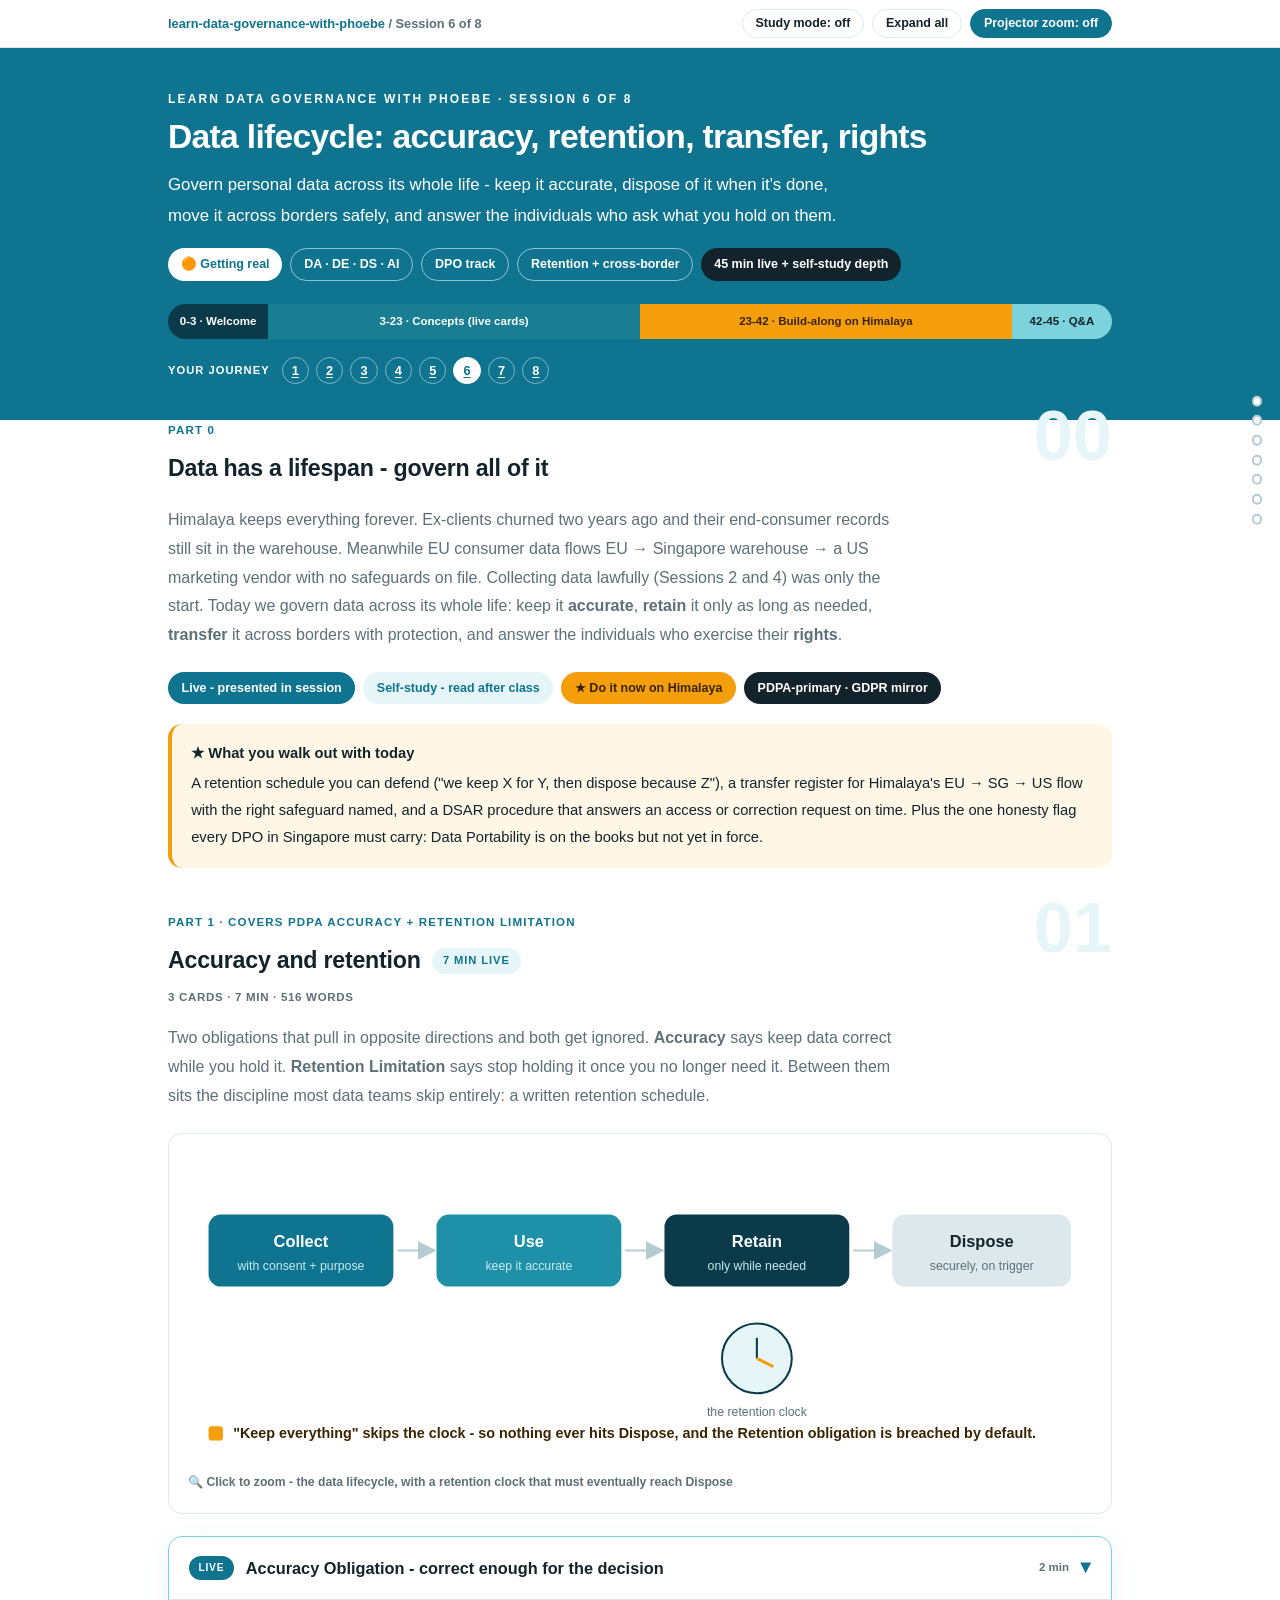
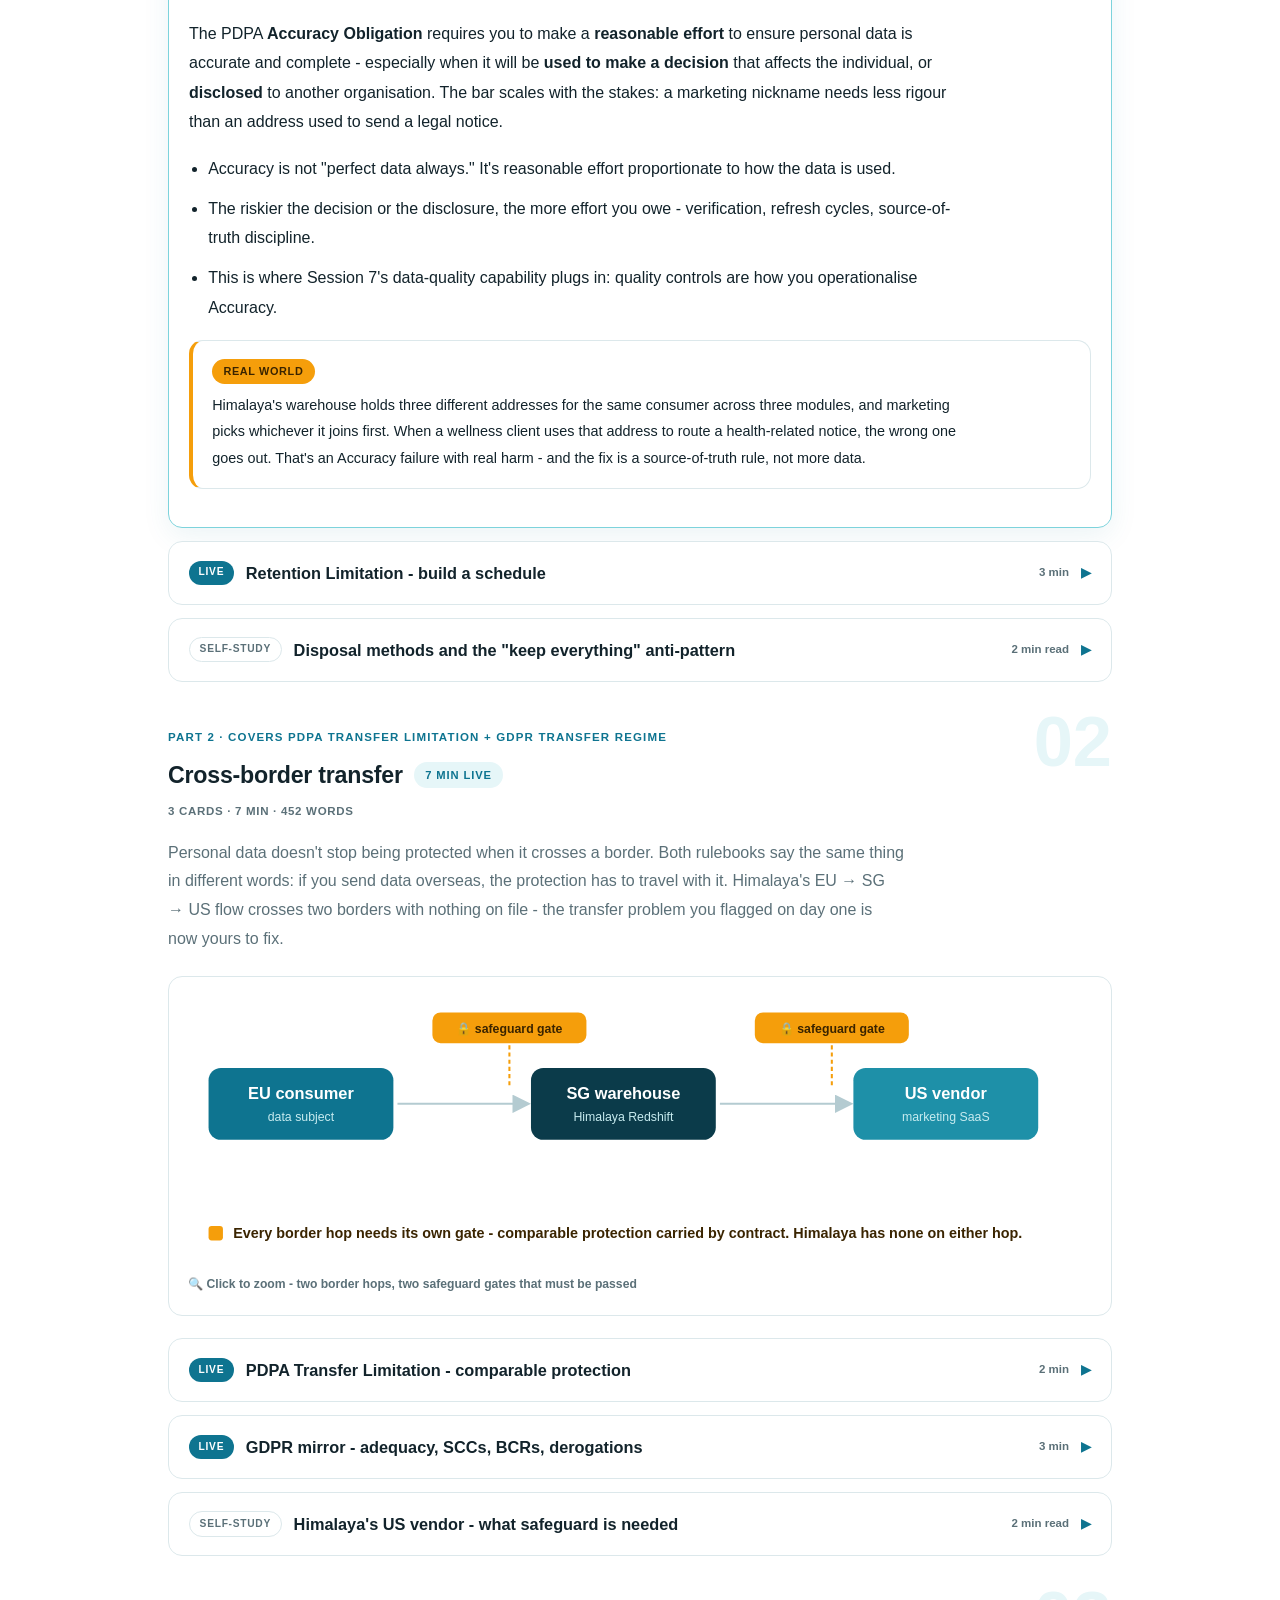
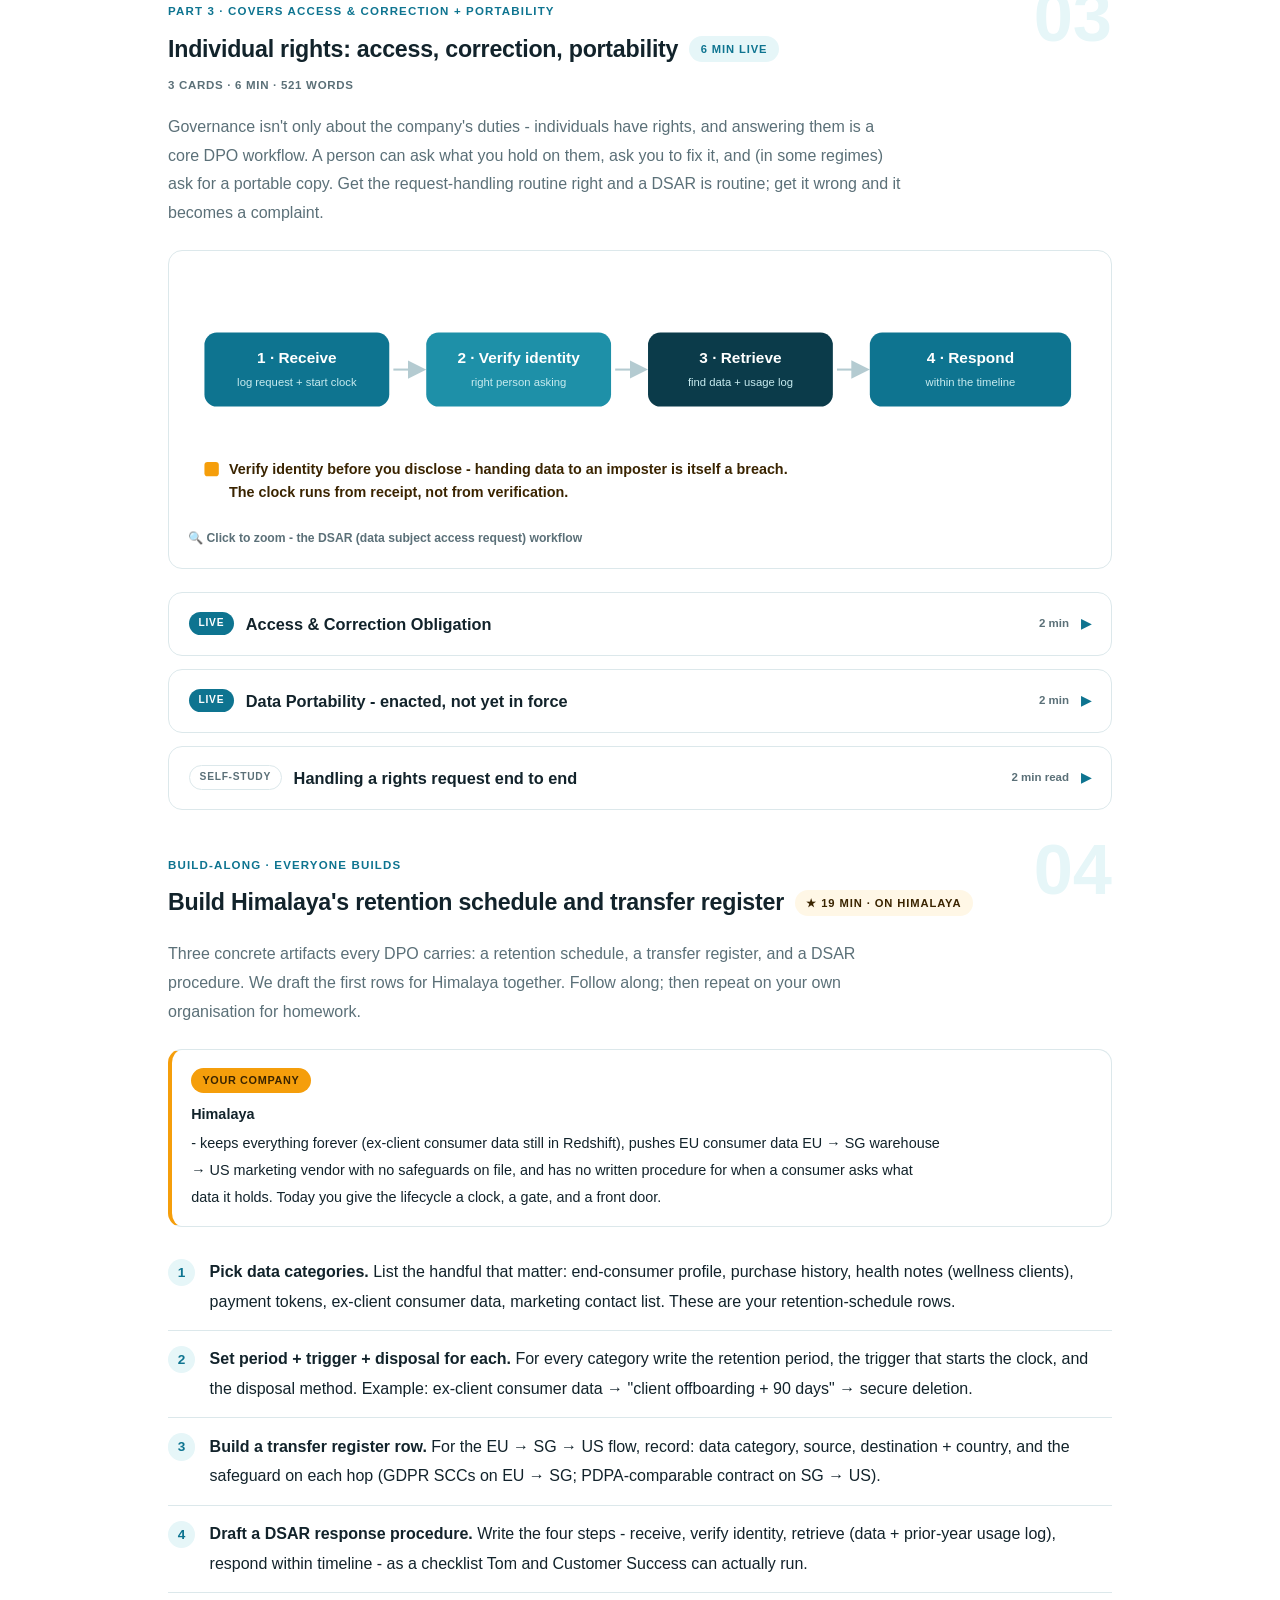
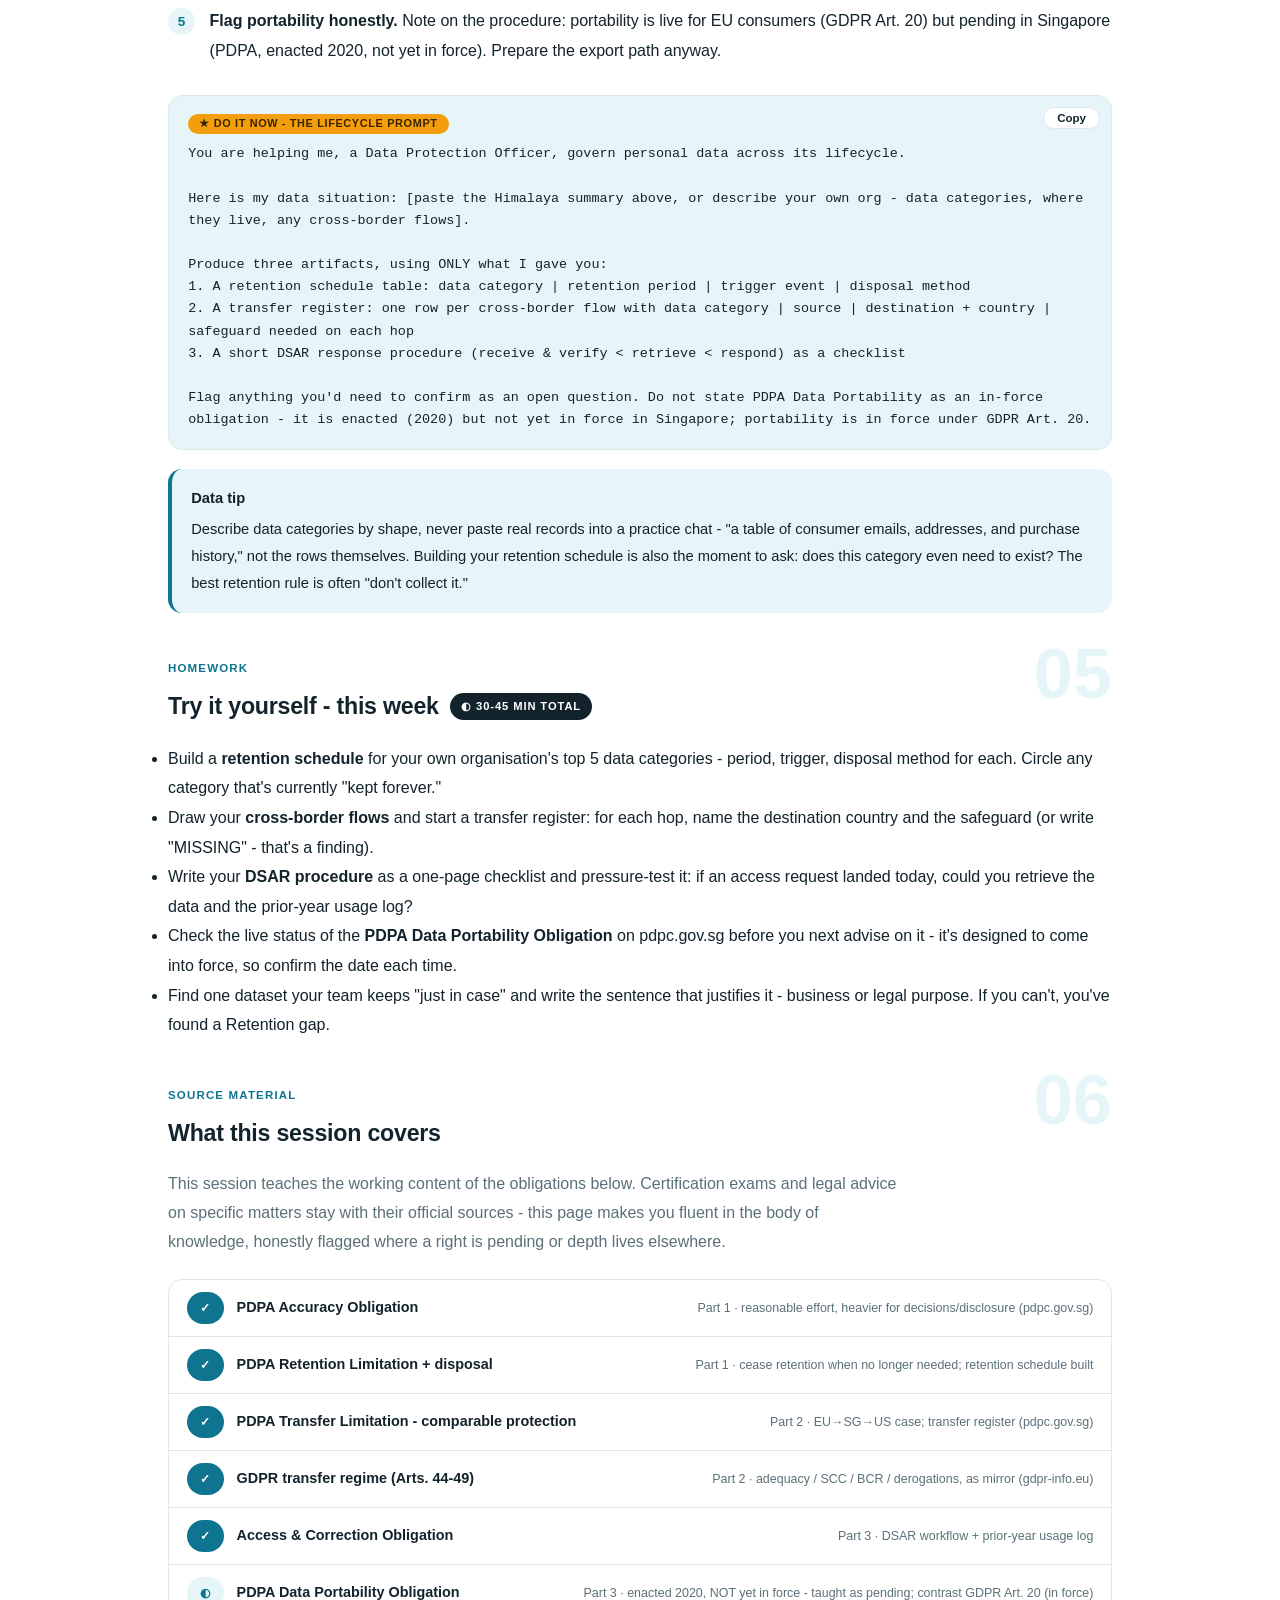
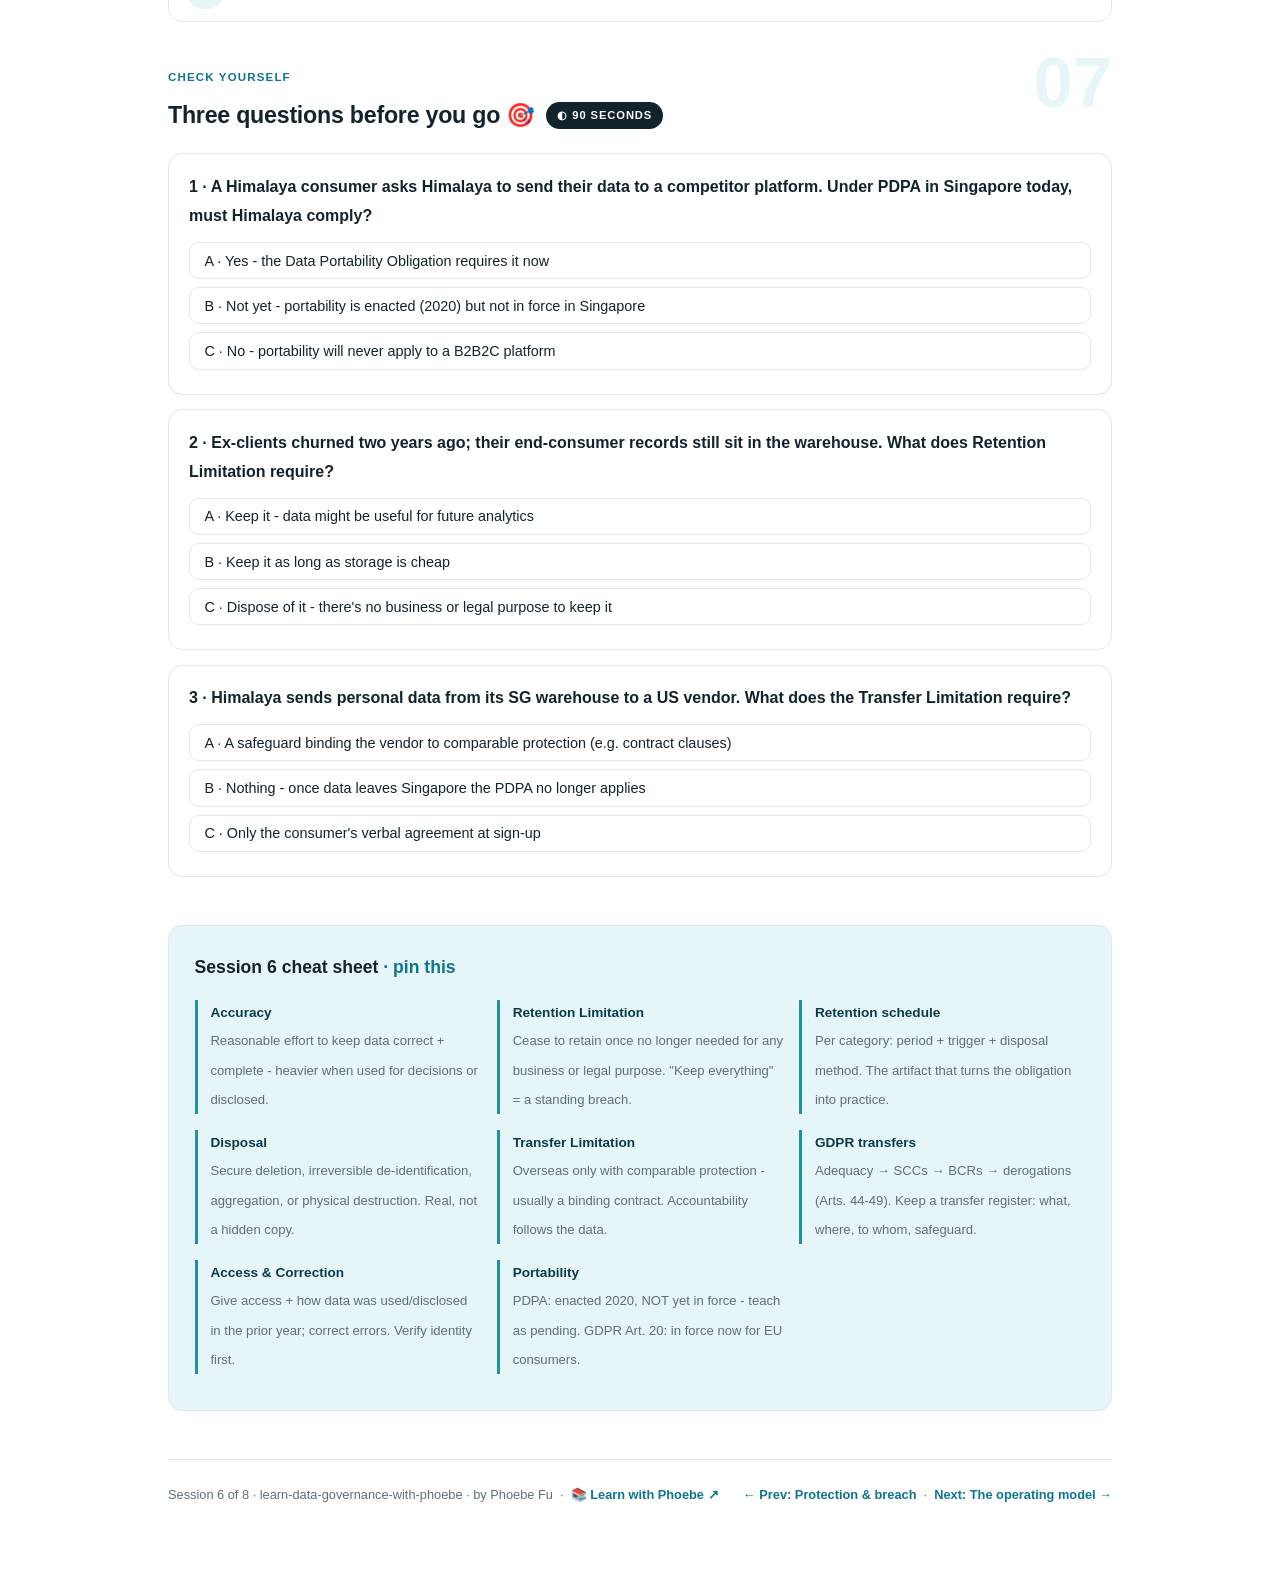
<file: courses/06-data-lifecycle.html>
<!DOCTYPE html>
<html lang="en">
<head>
<meta charset="UTF-8">
<meta name="viewport" content="width=device-width, initial-scale=1.0">
<!-- social:start -->
<meta name="description" content="Himalaya keeps everything forever. Ex-clients churned two years ago and their end-consumer records still sit in the warehouse. Meanwhile EU consumer data flows EU → Singapore warehouse → a...">
<meta property="og:type" content="article">
<meta property="og:site_name" content="Learn with Phoebe">
<meta property="og:title" content="Data lifecycle: accuracy, retention, transfer, rights - learn data governance with phoebe">
<meta property="og:description" content="Himalaya keeps everything forever. Ex-clients churned two years ago and their end-consumer records still sit in the warehouse. Meanwhile EU consumer data flows EU → Singapore warehouse → a...">
<meta property="og:url" content="https://phoebefu6.github.io/learn-data-governance-with-phoebe/courses/06-data-lifecycle.html">
<meta property="og:image" content="https://phoebefu6.github.io/learn-data-governance-with-phoebe/assets/og-cover.png">
<meta property="og:image:width" content="1200">
<meta property="og:image:height" content="630">
<meta name="twitter:card" content="summary_large_image">
<meta name="twitter:title" content="Data lifecycle: accuracy, retention, transfer, rights - learn data governance with phoebe">
<meta name="twitter:description" content="Himalaya keeps everything forever. Ex-clients churned two years ago and their end-consumer records still sit in the warehouse. Meanwhile EU consumer data flows EU → Singapore warehouse → a...">
<meta name="twitter:image" content="https://phoebefu6.github.io/learn-data-governance-with-phoebe/assets/og-cover.png">
<!-- social:end -->
<title>Session 6 · Data lifecycle: accuracy, retention, transfer, rights - learn data governance with phoebe</title>
<link rel="stylesheet" href="../assets/style.css?v=38">
</head>
<body>

<div class="toolbar">
  <div class="wrap">
    <span class="crumb"><a href="../index.html">learn-data-governance-with-phoebe</a> / Session 6 of 8</span>
    <button class="btn" id="toggle-all" type="button">Expand all</button>
    <button class="btn primary" id="zoom-toggle" type="button">Projector zoom: off</button>
  </div>
</div>

<header class="masthead">
  <div class="wrap">
    <div class="eyebrow">Learn Data Governance with Phoebe · Session 6 of 8</div>
    <h1>Data lifecycle: accuracy, retention, transfer, <span class="accent">rights</span></h1>
    <p class="sub">Govern personal data across its whole life - keep it accurate, dispose of it when it's done, move it across borders safely, and answer the individuals who ask what you hold on them.</p>
    <div class="chip-row">
      <span class="chip level">🟠 Getting real</span>
      <span class="chip audience">DA · DE · DS · AI</span>
      <span class="chip audience">DPO track</span>
      <span class="chip audience">Retention + cross-border</span>
      <span class="chip time">45 min live + self-study depth</span>
    </div>
    <div class="agenda">
      <span class="a1" style="flex:1">0-3 · Welcome</span>
      <span class="a2" style="flex:4">3-23 · Concepts (live cards)</span>
      <span class="a3" style="flex:4">23-42 · Build-along on Himalaya</span>
      <span class="a4" style="flex:1">42-45 · Q&amp;A</span>
    </div>
  </div>
</header>

<main class="wrap">

  <!-- ============ INTRO ============ -->
  <section class="section" id="intro">
    <div class="section-kicker">
      <span class="klabel">Part 0</span>
      <h2>Data has a lifespan - govern all of it</h2>
    </div>
    <p class="lede">Himalaya keeps everything forever. Ex-clients churned two years ago and their end-consumer records still sit in the warehouse. Meanwhile EU consumer data flows EU → Singapore warehouse → a US marketing vendor with no safeguards on file. Collecting data lawfully (Sessions 2 and 4) was only the start. Today we govern data across its whole life: keep it <strong>accurate</strong>, <strong>retain</strong> it only as long as needed, <strong>transfer</strong> it across borders with protection, and answer the individuals who exercise their <strong>rights</strong>.</p>
    <div class="legend">
      <span class="pill solid">Live - presented in session</span>
      <span class="pill light">Self-study - read after class</span>
      <span class="pill peach">★ Do it now on Himalaya</span>
      <span class="pill inkpill">PDPA-primary · GDPR mirror</span>
    </div>
    <div class="callout win">
      <strong>★ What you walk out with today</strong>
      A retention schedule you can defend ("we keep X for Y, then dispose because Z"), a transfer register for Himalaya's EU → SG → US flow with the right safeguard named, and a DSAR procedure that answers an access or correction request on time. Plus the one honesty flag every DPO in Singapore must carry: Data Portability is on the books but not yet in force.
    </div>
  </section>

  <!-- ============ PART 1: ACCURACY & RETENTION ============ -->
  <section class="section" id="accuracy-retention">
    <div class="section-kicker">
      <span class="klabel">Part 1 · covers PDPA Accuracy + Retention Limitation</span>
      <h2>Accuracy and retention <span class="tag concept">7 min live</span></h2>
    </div>
    <p class="lede">Two obligations that pull in opposite directions and both get ignored. <strong>Accuracy</strong> says keep data correct while you hold it. <strong>Retention Limitation</strong> says stop holding it once you no longer need it. Between them sits the discipline most data teams skip entirely: a written retention schedule.</p>

    <figure class="zoomable">
      <svg viewBox="0 0 880 300" xmlns="http://www.w3.org/2000/svg" role="img" aria-label="The data lifecycle strip: collect, use, retain, dispose, with a retention clock">
        <style>
          .lifL { font: 700 16px Inter, sans-serif; fill: #FFFFFF; }
          .lifLd { font: 700 16px Inter, sans-serif; fill: #12232B; }
          .lifX { font: 400 12px Inter, sans-serif; fill: #C7EBEF; }
          .lifXd { font: 400 12px Inter, sans-serif; fill: #5B7078; }
          .lifArr { stroke: #B4CBD1; stroke-width: 2; fill: none; marker-end: url(#lifhead); }
          .lifN { font: 600 14px Inter, sans-serif; fill: #3A2400; }
        </style>
        <defs>
          <marker id="lifhead" markerWidth="9" markerHeight="9" refX="7" refY="4.5" orient="auto"><path d="M0,0 L9,4.5 L0,9 z" fill="#B4CBD1"/></marker>
        </defs>
        <rect x="20" y="60" width="180" height="70" rx="12" fill="#0E7490"/>
        <text class="lifL" x="110" y="92" text-anchor="middle">Collect</text>
        <text class="lifX" x="110" y="114" text-anchor="middle">with consent + purpose</text>
        <line class="lifArr" x1="204" y1="95" x2="238" y2="95"/>
        <rect x="242" y="60" width="180" height="70" rx="12" fill="#1E90A8"/>
        <text class="lifL" x="332" y="92" text-anchor="middle">Use</text>
        <text class="lifX" x="332" y="114" text-anchor="middle">keep it accurate</text>
        <line class="lifArr" x1="426" y1="95" x2="460" y2="95"/>
        <rect x="464" y="60" width="180" height="70" rx="12" fill="#0B3B4A"/>
        <text class="lifL" x="554" y="92" text-anchor="middle">Retain</text>
        <text class="lifX" x="554" y="114" text-anchor="middle">only while needed</text>
        <line class="lifArr" x1="648" y1="95" x2="682" y2="95"/>
        <rect x="686" y="60" width="174" height="70" rx="12" fill="#DCE8EB"/>
        <text class="lifLd" x="773" y="92" text-anchor="middle">Dispose</text>
        <text class="lifXd" x="773" y="114" text-anchor="middle">securely, on trigger</text>
        <circle cx="554" cy="200" r="34" fill="#E6F6F8" stroke="#0B3B4A" stroke-width="2"/>
        <line x1="554" y1="200" x2="554" y2="180" stroke="#0B3B4A" stroke-width="2"/>
        <line x1="554" y1="200" x2="570" y2="208" stroke="#F59E0B" stroke-width="3"/>
        <text class="lifXd" x="554" y="256" text-anchor="middle">the retention clock</text>
        <rect x="20" y="266" width="14" height="14" rx="3" fill="#F59E0B"/>
        <text class="lifN" x="44" y="278">"Keep everything" skips the clock - so nothing ever hits Dispose, and the Retention obligation is breached by default.</text>
      </svg>
      <figcaption>🔍 Click to zoom - the data lifecycle, with a retention clock that must eventually reach Dispose</figcaption>
    </figure>

    <details class="card" open>
      <summary><span class="mode live">Live</span>Accuracy Obligation - correct enough for the decision<span class="mini">2 min</span><span class="caret">▶</span></summary>
      <div class="body">
        <p>The PDPA <strong>Accuracy Obligation</strong> requires you to make a <strong>reasonable effort</strong> to ensure personal data is accurate and complete - especially when it will be <strong>used to make a decision</strong> that affects the individual, or <strong>disclosed</strong> to another organisation. The bar scales with the stakes: a marketing nickname needs less rigour than an address used to send a legal notice.</p>
        <ul>
          <li>Accuracy is not "perfect data always." It's reasonable effort proportionate to how the data is used.</li>
          <li>The riskier the decision or the disclosure, the more effort you owe - verification, refresh cycles, source-of-truth discipline.</li>
          <li>This is where Session 7's data-quality capability plugs in: quality controls are how you operationalise Accuracy.</li>
        </ul>
        <div class="callout example">
          <span class="ex-pill">Real world</span>
          <p>Himalaya's warehouse holds three different addresses for the same consumer across three modules, and marketing picks whichever it joins first. When a wellness client uses that address to route a health-related notice, the wrong one goes out. That's an Accuracy failure with real harm - and the fix is a source-of-truth rule, not more data.</p>
        </div>
      </div>
    </details>

    <details class="card">
      <summary><span class="mode live">Live</span>Retention Limitation - build a schedule<span class="mini">3 min</span><span class="caret">▶</span></summary>
      <div class="body">
        <p>The <strong>Retention Limitation</strong> obligation says: <strong>cease to retain</strong> personal data, or remove the means of associating it with an individual, <strong>as soon as it's no longer needed for any business or legal purpose</strong>. Not "when convenient." Not "when storage runs out." When the need ends.</p>
        <p>The DPO artifact that turns this into practice is a <strong>retention schedule</strong>: for each data category, three things -</p>
        <ul>
          <li><strong>Retention period</strong> - how long you keep it (e.g. "7 years after last transaction").</li>
          <li><strong>Trigger</strong> - the event that starts the clock (contract end, last activity, account closure).</li>
          <li><strong>Disposal method</strong> - how it's destroyed or de-identified when the period lapses.</li>
        </ul>
        <p>Legal purposes can justify longer holds - tax records, statutory limitation periods. "We might want it someday for analytics" is not a legal purpose.</p>
        <div class="callout example">
          <span class="ex-pill">Real world</span>
          <p>Himalaya has no schedule, so Raj's default is infinite. Ex-clients who churned two years ago still have full end-consumer records in Redshift - data Himalaya has no purpose to hold and no consent to keep. Your schedule sets "client offboarding + 90 days → purge or de-identify," and suddenly there's a trigger and a disposal step where there was only "keep everything."</p>
        </div>
      </div>
    </details>

    <details class="card">
      <summary><span class="mode self">Self-study</span>Disposal methods and the "keep everything" anti-pattern<span class="mini">2 min read</span><span class="caret">▶</span></summary>
      <div class="body">
        <p>Ceasing retention has to be real, not a hidden copy. Common defensible methods:</p>
        <table class="clean">
          <thead><tr><th>Method</th><th>What it means · when to use</th></tr></thead>
          <tbody>
            <tr><td>Secure deletion</td><td>Hard-delete from the store and its backups on their cycle. The default for data past its period.</td></tr>
            <tr><td>De-identification / anonymisation</td><td>Strip and irreversibly break the link to the individual - then it leaves scope and can stay for analytics.</td></tr>
            <tr><td>Aggregation</td><td>Keep only counts and rollups, not row-level personal data. Useful for long-run metrics.</td></tr>
            <tr><td>Physical destruction</td><td>For media / paper - shred, wipe, or destroy the device.</td></tr>
          </tbody>
        </table>
        <p>The <strong>"keep everything" anti-pattern</strong> is seductive to data teams: storage is cheap, and you never know what a model might want. But every extra row is extra breach surface, extra DSAR scope, and - past its purpose - a standing Retention breach. Himalaya's warehouse is the textbook case: ex-client consumer data with no purpose, no consent, and no clock. Governance says the cheapest data to protect is the data you no longer hold.</p>
      </div>
    </details>
  </section>

  <!-- ============ PART 2: CROSS-BORDER TRANSFER ============ -->
  <section class="section" id="transfer">
    <div class="section-kicker">
      <span class="klabel">Part 2 · covers PDPA Transfer Limitation + GDPR transfer regime</span>
      <h2>Cross-border transfer <span class="tag concept">7 min live</span></h2>
    </div>
    <p class="lede">Personal data doesn't stop being protected when it crosses a border. Both rulebooks say the same thing in different words: if you send data overseas, the protection has to travel with it. Himalaya's EU → SG → US flow crosses two borders with nothing on file - the transfer problem you flagged on day one is now yours to fix.</p>

    <figure class="zoomable">
      <svg viewBox="0 0 880 260" xmlns="http://www.w3.org/2000/svg" role="img" aria-label="EU to Singapore to US data flow with a safeguard gate on each hop">
        <style>
          .trfL { font: 700 16px Inter, sans-serif; fill: #FFFFFF; }
          .trfX { font: 400 12px Inter, sans-serif; fill: #C7EBEF; }
          .trfG { font: 700 12px Inter, sans-serif; fill: #3A2400; }
          .trfArr { stroke: #B4CBD1; stroke-width: 2; fill: none; marker-end: url(#trfhead); }
          .trfN { font: 600 14px Inter, sans-serif; fill: #3A2400; }
        </style>
        <defs>
          <marker id="trfhead" markerWidth="9" markerHeight="9" refX="7" refY="4.5" orient="auto"><path d="M0,0 L9,4.5 L0,9 z" fill="#B4CBD1"/></marker>
        </defs>
        <rect x="20" y="70" width="180" height="70" rx="12" fill="#0E7490"/>
        <text class="trfL" x="110" y="100" text-anchor="middle">EU consumer</text>
        <text class="trfX" x="110" y="122" text-anchor="middle">data subject</text>
        <rect x="238" y="16" width="150" height="30" rx="8" fill="#F59E0B"/>
        <text class="trfG" x="313" y="36" text-anchor="middle">🔒 safeguard gate</text>
        <line class="trfArr" x1="204" y1="105" x2="330" y2="105"/>
        <line x1="313" y1="48" x2="313" y2="88" stroke="#F59E0B" stroke-width="2" stroke-dasharray="4 3"/>
        <rect x="334" y="70" width="180" height="70" rx="12" fill="#0B3B4A"/>
        <text class="trfL" x="424" y="100" text-anchor="middle">SG warehouse</text>
        <text class="trfX" x="424" y="122" text-anchor="middle">Himalaya Redshift</text>
        <rect x="552" y="16" width="150" height="30" rx="8" fill="#F59E0B"/>
        <text class="trfG" x="627" y="36" text-anchor="middle">🔒 safeguard gate</text>
        <line class="trfArr" x1="518" y1="105" x2="644" y2="105"/>
        <line x1="627" y1="48" x2="627" y2="88" stroke="#F59E0B" stroke-width="2" stroke-dasharray="4 3"/>
        <rect x="648" y="70" width="180" height="70" rx="12" fill="#1E90A8"/>
        <text class="trfL" x="738" y="100" text-anchor="middle">US vendor</text>
        <text class="trfX" x="738" y="122" text-anchor="middle">marketing SaaS</text>
        <rect x="20" y="224" width="14" height="14" rx="3" fill="#F59E0B"/>
        <text class="trfN" x="44" y="236">Every border hop needs its own gate - comparable protection carried by contract. Himalaya has none on either hop.</text>
      </svg>
      <figcaption>🔍 Click to zoom - two border hops, two safeguard gates that must be passed</figcaption>
    </figure>

    <details class="card">
      <summary><span class="mode live">Live</span>PDPA Transfer Limitation - comparable protection<span class="mini">2 min</span><span class="caret">▶</span></summary>
      <div class="body">
        <p>The PDPA <strong>Transfer Limitation</strong> obligation says you may transfer personal data overseas <strong>only if</strong> the receiving party is bound to a standard of protection <strong>comparable</strong> to the PDPA. You don't get to assume the destination is safe - you have to make it so.</p>
        <ul>
          <li>The usual mechanism is <strong>contract</strong> - clauses that bind the overseas recipient to PDPA-comparable protection.</li>
          <li>Other routes: <strong>binding corporate rules</strong> for intra-group transfers, or the recipient being in a jurisdiction / certification already deemed comparable.</li>
          <li>The obligation follows the data even when a processor moves it on your behalf - you stay accountable.</li>
        </ul>
        <div class="callout example">
          <span class="ex-pill">Real world</span>
          <p>Himalaya's SG → US hop to the marketing vendor has no clause on file. Under the Transfer Limitation, that's an unlawful transfer running daily. The fix isn't stopping the vendor - it's a data processing addendum that binds them to comparable protection, plus recording it so you can prove it.</p>
        </div>
      </div>
    </details>

    <details class="card">
      <summary><span class="mode live">Live</span>GDPR mirror - adequacy, SCCs, BCRs, derogations<span class="mini">3 min</span><span class="caret">▶</span></summary>
      <div class="body">
        <p>Because Himalaya's data starts with <strong>EU consumers</strong>, the GDPR transfer regime (Arts. 44-49) also applies to the EU → SG hop. GDPR is stricter and more codified, but the logic mirrors PDPA - protection must travel. The transfer tools, in rough order of preference:</p>
        <ul>
          <li><strong>Adequacy decision</strong> (Art. 45) - the EU has ruled the destination country's protection adequate. Cleanest route where it exists.</li>
          <li><strong>Standard Contractual Clauses (SCCs)</strong> (Art. 46) - EU-approved model contract clauses. The workhorse for transfers to non-adequate countries.</li>
          <li><strong>Binding Corporate Rules (BCRs)</strong> (Art. 47) - approved intra-group rules for multinationals.</li>
          <li><strong>Derogations</strong> (Art. 49) - narrow exceptions (explicit consent, contract necessity) - for occasional, not systematic, transfers.</li>
        </ul>
        <div class="callout tip">
          <strong>Say it right</strong>
          PDPA and GDPR ask the same question - "does the protection travel with the data?" - and accept similar answers (a binding contract). Learn the GDPR toolkit names (adequacy / SCC / BCR) because your EU-facing clients will expect them, but don't treat the two regimes as one: run each hop against its own rulebook.
        </div>
      </div>
    </details>

    <details class="card">
      <summary><span class="mode self">Self-study</span>Himalaya's US vendor - what safeguard is needed<span class="mini">2 min read</span><span class="caret">▶</span></summary>
      <div class="body">
        <p>Walk the EU → SG → US flow hop by hop and name the safeguard each needs:</p>
        <table class="clean">
          <thead><tr><th>Hop</th><th>Rulebook · safeguard to put in place</th></tr></thead>
          <tbody>
            <tr><td>EU consumer → SG warehouse</td><td>GDPR (Arts. 44-49). Needs SCCs (or adequacy, if Singapore is deemed adequate for the flow) binding Himalaya SG to EU-level protection.</td></tr>
            <tr><td>SG warehouse → US vendor</td><td>PDPA Transfer Limitation. Needs a contract binding the US vendor to PDPA-comparable protection. If EU data is included, GDPR SCCs apply to this onward hop too.</td></tr>
          </tbody>
        </table>
        <p>The durable DPO artifact is a <strong>transfer register</strong>: one row per flow recording what data, from where, to whom, in which country, and under which safeguard. When a regulator or a client asks "how is our data protected overseas?", the register is your one-line answer instead of a scramble. We build Himalaya's first row in the build-along.</p>
      </div>
    </details>
  </section>

  <!-- ============ PART 3: INDIVIDUAL RIGHTS ============ -->
  <section class="section" id="rights">
    <div class="section-kicker">
      <span class="klabel">Part 3 · covers Access &amp; Correction + Portability</span>
      <h2>Individual rights: access, correction, portability <span class="tag concept">6 min live</span></h2>
    </div>
    <p class="lede">Governance isn't only about the company's duties - individuals have rights, and answering them is a core DPO workflow. A person can ask what you hold on them, ask you to fix it, and (in some regimes) ask for a portable copy. Get the request-handling routine right and a DSAR is routine; get it wrong and it becomes a complaint.</p>

    <figure class="zoomable">
      <svg viewBox="0 0 880 240" xmlns="http://www.w3.org/2000/svg" role="img" aria-label="The DSAR workflow: receive, verify identity, retrieve, respond within the timeline">
        <style>
          .dsrL { font: 700 15px Inter, sans-serif; fill: #FFFFFF; }
          .dsrX { font: 400 11px Inter, sans-serif; fill: #C7EBEF; }
          .dsrArr { stroke: #B4CBD1; stroke-width: 2; fill: none; marker-end: url(#dsrhead); }
          .dsrN { font: 600 14px Inter, sans-serif; fill: #3A2400; }
        </style>
        <defs>
          <marker id="dsrhead" markerWidth="9" markerHeight="9" refX="7" refY="4.5" orient="auto"><path d="M0,0 L9,4.5 L0,9 z" fill="#B4CBD1"/></marker>
        </defs>
        <rect x="16" y="60" width="180" height="72" rx="12" fill="#0E7490"/>
        <text class="dsrL" x="106" y="90" text-anchor="middle">1 · Receive</text>
        <text class="dsrX" x="106" y="112" text-anchor="middle">log request + start clock</text>
        <line class="dsrArr" x1="200" y1="96" x2="228" y2="96"/>
        <rect x="232" y="60" width="180" height="72" rx="12" fill="#1E90A8"/>
        <text class="dsrL" x="322" y="90" text-anchor="middle">2 · Verify identity</text>
        <text class="dsrX" x="322" y="112" text-anchor="middle">right person asking</text>
        <line class="dsrArr" x1="416" y1="96" x2="444" y2="96"/>
        <rect x="448" y="60" width="180" height="72" rx="12" fill="#0B3B4A"/>
        <text class="dsrL" x="538" y="90" text-anchor="middle">3 · Retrieve</text>
        <text class="dsrX" x="538" y="112" text-anchor="middle">find data + usage log</text>
        <line class="dsrArr" x1="632" y1="96" x2="660" y2="96"/>
        <rect x="664" y="60" width="196" height="72" rx="12" fill="#0E7490"/>
        <text class="dsrL" x="762" y="90" text-anchor="middle">4 · Respond</text>
        <text class="dsrX" x="762" y="112" text-anchor="middle">within the timeline</text>
        <rect x="16" y="186" width="14" height="14" rx="3" fill="#F59E0B"/>
        <text class="dsrN" x="40" y="198">Verify identity before you disclose - handing data to an imposter is itself a breach.</text>
        <text class="dsrN" x="40" y="220">The clock runs from receipt, not from verification.</text>
      </svg>
      <figcaption>🔍 Click to zoom - the DSAR (data subject access request) workflow</figcaption>
    </figure>

    <details class="card">
      <summary><span class="mode live">Live</span>Access &amp; Correction Obligation<span class="mini">2 min</span><span class="caret">▶</span></summary>
      <div class="body">
        <p>The PDPA <strong>Access &amp; Correction Obligation</strong> gives an individual two rights, and gives you two duties:</p>
        <ul>
          <li><strong>Access</strong> - on request, provide the person the personal data you hold about them <strong>and</strong> information on how it has been used or disclosed in the <strong>year before the request</strong>. That "how it was used" part surprises people - it's not just a data dump.</li>
          <li><strong>Correction</strong> - on request, correct an error or omission, and (unless it's clearly unnecessary) send the corrected data to other organisations you disclosed it to.</li>
        </ul>
        <p>There are limited exceptions (e.g. where access would reveal another person's data), but the default posture is: answer it, within a reasonable time, at a reasonable fee if any.</p>
        <div class="callout example">
          <span class="ex-pill">Real world</span>
          <p>A Himalaya end consumer emails "send me everything you have on me and fix my old address." Tom in Customer Success forwards it to you. The Access duty means you retrieve their record across all 40+ schemas <em>and</em> report who you shared it with in the past year - which is exactly why the transfer register and the data map from Session 3 make this answerable instead of terrifying.</p>
        </div>
      </div>
    </details>

    <details class="card">
      <summary><span class="mode live">Live</span>Data Portability - enacted, not yet in force<span class="mini">2 min</span><span class="caret">▶</span></summary>
      <div class="body">
        <p><strong>Honesty flag, teach this carefully.</strong> Singapore's PDPA <strong>Data Portability Obligation</strong> was <strong>enacted in the 2020 amendment</strong> - it is on the statute books - but it is <strong>not yet in force</strong>, pending the supporting regulations. So the correct thing to tell a Himalaya stakeholder today is: it's coming, prepare for it, but you cannot yet be compelled to comply with it in Singapore.</p>
        <ul>
          <li>When in force, it will let an individual ask you to transmit their data <strong>to another organisation</strong> in a commonly used machine-readable format.</li>
          <li>Contrast with <strong>GDPR Article 20</strong>, which is <strong>in force</strong>: EU data subjects already have a portability right today. So for Himalaya's EU consumers, portability is live under GDPR even while it's pending in Singapore.</li>
          <li>Practical DPO stance: build your data map so a portable export is feasible - you'll need it for GDPR now and PDPA soon.</li>
        </ul>
        <div class="callout tip">
          <strong>DPO instinct</strong>
          Never state PDPA portability as a live obligation - a DPO who over-claims the law loses credibility fast. Say "enacted in 2020, not yet in force, in force under GDPR Art. 20." That precise phrasing is the mark of someone who actually reads the source.
        </div>
      </div>
    </details>

    <details class="card">
      <summary><span class="mode self">Self-study</span>Handling a rights request end to end<span class="mini">2 min read</span><span class="caret">▶</span></summary>
      <div class="body">
        <p>Turn the workflow diagram into a written procedure your whole team can follow:</p>
        <table class="clean">
          <thead><tr><th>Step</th><th>What you actually do</th></tr></thead>
          <tbody>
            <tr><td>Receive</td><td>Log the request in one place, timestamp it, and start the response clock. Every intake channel (email, support tool, form) routes here.</td></tr>
            <tr><td>Verify identity</td><td>Confirm the requester is the data subject (or an authorised agent) before disclosing anything - proportionate to the sensitivity.</td></tr>
            <tr><td>Retrieve</td><td>Pull the personal data across all systems, plus the prior-year usage/disclosure log for an access request. This is where your data map earns its keep.</td></tr>
            <tr><td>Respond</td><td>Provide access / make the correction / explain any refusal, within the required timeline, and record what you did.</td></tr>
          </tbody>
        </table>
        <p>Watch the clock and the exceptions. A late or ignored request is a common route to a PDPC complaint - and "we couldn't find the data" is not a defence, it's an admission that your data map (Session 3) has a hole.</p>
      </div>
    </details>
  </section>

  <!-- ============ DEMO / BUILD-ALONG ============ -->
  <section class="section" id="demo-6">
    <div class="section-kicker">
      <span class="klabel">Build-along · everyone builds</span>
      <h2>Build Himalaya's retention schedule and transfer register <span class="tag demo">★ 19 min · on Himalaya</span></h2>
    </div>
    <p class="lede">Three concrete artifacts every DPO carries: a retention schedule, a transfer register, and a DSAR procedure. We draft the first rows for Himalaya together. Follow along; then repeat on your own organisation for homework.</p>

    <div class="callout example">
      <span class="ex-pill">Your company</span>
      <p><strong>Himalaya</strong> - keeps everything forever (ex-client consumer data still in Redshift), pushes EU consumer data EU → SG warehouse → US marketing vendor with no safeguards on file, and has no written procedure for when a consumer asks what data it holds. Today you give the lifecycle a clock, a gate, and a front door.</p>
    </div>

    <div class="steps">
      <div class="step"><p><strong>Pick data categories.</strong> List the handful that matter: end-consumer profile, purchase history, health notes (wellness clients), payment tokens, ex-client consumer data, marketing contact list. These are your retention-schedule rows.</p></div>
      <div class="step"><p><strong>Set period + trigger + disposal for each.</strong> For every category write the retention period, the trigger that starts the clock, and the disposal method. Example: ex-client consumer data → "client offboarding + 90 days" → secure deletion.</p></div>
      <div class="step"><p><strong>Build a transfer register row.</strong> For the EU → SG → US flow, record: data category, source, destination + country, and the safeguard on each hop (GDPR SCCs on EU → SG; PDPA-comparable contract on SG → US).</p></div>
      <div class="step"><p><strong>Draft a DSAR response procedure.</strong> Write the four steps - receive, verify identity, retrieve (data + prior-year usage log), respond within timeline - as a checklist Tom and Customer Success can actually run.</p></div>
      <div class="step"><p><strong>Flag portability honestly.</strong> Note on the procedure: portability is live for EU consumers (GDPR Art. 20) but pending in Singapore (PDPA, enacted 2020, not yet in force). Prepare the export path anyway.</p></div>
    </div>

    <div class="prompt-box good"><span class="label">★ Do it now - the lifecycle prompt</span>You are helping me, a Data Protection Officer, govern personal data across its lifecycle.

Here is my data situation: [paste the Himalaya summary above, or describe your own org - data categories, where they live, any cross-border flows].

Produce three artifacts, using ONLY what I gave you:
1. A retention schedule table: data category | retention period | trigger event | disposal method
2. A transfer register: one row per cross-border flow with data category | source | destination + country | safeguard needed on each hop
3. A short DSAR response procedure (receive &amp; verify &lt; retrieve &lt; respond) as a checklist

Flag anything you'd need to confirm as an open question. Do not state PDPA Data Portability as an in-force obligation - it is enacted (2020) but not yet in force in Singapore; portability is in force under GDPR Art. 20.</div>

    <div class="callout tip">
      <strong>Data tip</strong>
      Describe data categories by shape, never paste real records into a practice chat - "a table of consumer emails, addresses, and purchase history," not the rows themselves. Building your retention schedule is also the moment to ask: does this category even need to exist? The best retention rule is often "don't collect it."
    </div>
  </section>

  <!-- ============ HOMEWORK ============ -->
  <section class="section" id="exercise">
    <div class="section-kicker">
      <span class="klabel">Homework</span>
      <h2>Try it yourself - this week <span class="tag exercise">◐ 30-45 min total</span></h2>
    </div>
    <ul>
      <li>Build a <strong>retention schedule</strong> for your own organisation's top 5 data categories - period, trigger, disposal method for each. Circle any category that's currently "kept forever."</li>
      <li>Draw your <strong>cross-border flows</strong> and start a transfer register: for each hop, name the destination country and the safeguard (or write "MISSING" - that's a finding).</li>
      <li>Write your <strong>DSAR procedure</strong> as a one-page checklist and pressure-test it: if an access request landed today, could you retrieve the data and the prior-year usage log?</li>
      <li>Check the live status of the <strong>PDPA Data Portability Obligation</strong> on pdpc.gov.sg before you next advise on it - it's designed to come into force, so confirm the date each time.</li>
      <li>Find one dataset your team keeps "just in case" and write the sentence that justifies it - business or legal purpose. If you can't, you've found a Retention gap.</li>
    </ul>
  </section>

  <!-- ============ SOURCES COVERED ============ -->
  <section class="section" id="official">
    <div class="section-kicker">
      <span class="klabel">Source material</span>
      <h2>What this session covers</h2>
    </div>
    <p class="lede">This session teaches the working content of the obligations below. Certification exams and legal advice on specific matters stay with their official sources - this page makes you fluent in the body of knowledge, honestly flagged where a right is pending or depth lives elsewhere.</p>
    <div class="covered">
      <div class="covered-row"><span class="status pill solid">✓</span><span class="name">PDPA Accuracy Obligation</span><span class="note">Part 1 · reasonable effort, heavier for decisions/disclosure (pdpc.gov.sg)</span></div>
      <div class="covered-row"><span class="status pill solid">✓</span><span class="name">PDPA Retention Limitation + disposal</span><span class="note">Part 1 · cease retention when no longer needed; retention schedule built</span></div>
      <div class="covered-row"><span class="status pill solid">✓</span><span class="name">PDPA Transfer Limitation - comparable protection</span><span class="note">Part 2 · EU→SG→US case; transfer register (pdpc.gov.sg)</span></div>
      <div class="covered-row"><span class="status pill solid">✓</span><span class="name">GDPR transfer regime (Arts. 44-49)</span><span class="note">Part 2 · adequacy / SCC / BCR / derogations, as mirror (gdpr-info.eu)</span></div>
      <div class="covered-row"><span class="status pill solid">✓</span><span class="name">Access &amp; Correction Obligation</span><span class="note">Part 3 · DSAR workflow + prior-year usage log</span></div>
      <div class="covered-row"><span class="status pill light">◐</span><span class="name">PDPA Data Portability Obligation</span><span class="note">Part 3 · enacted 2020, NOT yet in force - taught as pending; contrast GDPR Art. 20 (in force)</span></div>
    </div>
  </section>

  <!-- ============ QUIZ ============ -->
  <section class="section" id="quiz">
    <div class="section-kicker">
      <span class="klabel">Check yourself</span>
      <h2>Three questions before you go 🎯 <span class="tag exercise">◐ 90 seconds</span></h2>
    </div>
    <div class="quiz-q" data-answer="1">
      <p class="qtext">1 · A Himalaya consumer asks Himalaya to send their data to a competitor platform. Under PDPA in Singapore today, must Himalaya comply?</p>
      <button class="qopt" type="button">A · Yes - the Data Portability Obligation requires it now</button>
      <button class="qopt" type="button">B · Not yet - portability is enacted (2020) but not in force in Singapore</button>
      <button class="qopt" type="button">C · No - portability will never apply to a B2B2C platform</button>
      <p class="qwhy">PDPA's Data Portability Obligation is legislated but not yet in force, pending regulations. It's live under GDPR Art. 20 for EU consumers - but the question asked about PDPA in Singapore.</p>
    </div>
    <div class="quiz-q" data-answer="2">
      <p class="qtext">2 · Ex-clients churned two years ago; their end-consumer records still sit in the warehouse. What does Retention Limitation require?</p>
      <button class="qopt" type="button">A · Keep it - data might be useful for future analytics</button>
      <button class="qopt" type="button">B · Keep it as long as storage is cheap</button>
      <button class="qopt" type="button">C · Dispose of it - there's no business or legal purpose to keep it</button>
      <p class="qwhy">Retention Limitation says cease to retain once data is no longer needed for any business or legal purpose. "Might be useful" is not a purpose.</p>
    </div>
    <div class="quiz-q" data-answer="0">
      <p class="qtext">3 · Himalaya sends personal data from its SG warehouse to a US vendor. What does the Transfer Limitation require?</p>
      <button class="qopt" type="button">A · A safeguard binding the vendor to comparable protection (e.g. contract clauses)</button>
      <button class="qopt" type="button">B · Nothing - once data leaves Singapore the PDPA no longer applies</button>
      <button class="qopt" type="button">C · Only the consumer's verbal agreement at sign-up</button>
      <p class="qwhy">Overseas transfer is allowed only if the recipient is bound to PDPA-comparable protection, usually via contract. Accountability travels with the data.</p>
    </div>
    <p class="quiz-score"></p>
  </section>

  <!-- ============ CHEAT SHEET ============ -->
  <section class="cheat" id="cheatsheet">
    <h3>Session 6 cheat sheet <span>· pin this</span></h3>
    <div class="grid-2">
      <div class="cheat-item"><b>Accuracy</b><span>Reasonable effort to keep data correct + complete - heavier when used for decisions or disclosed.</span></div>
      <div class="cheat-item"><b>Retention Limitation</b><span>Cease to retain once no longer needed for any business or legal purpose. "Keep everything" = a standing breach.</span></div>
      <div class="cheat-item"><b>Retention schedule</b><span>Per category: period + trigger + disposal method. The artifact that turns the obligation into practice.</span></div>
      <div class="cheat-item"><b>Disposal</b><span>Secure deletion, irreversible de-identification, aggregation, or physical destruction. Real, not a hidden copy.</span></div>
      <div class="cheat-item"><b>Transfer Limitation</b><span>Overseas only with comparable protection - usually a binding contract. Accountability follows the data.</span></div>
      <div class="cheat-item"><b>GDPR transfers</b><span>Adequacy → SCCs → BCRs → derogations (Arts. 44-49). Keep a transfer register: what, where, to whom, safeguard.</span></div>
      <div class="cheat-item"><b>Access &amp; Correction</b><span>Give access + how data was used/disclosed in the prior year; correct errors. Verify identity first.</span></div>
      <div class="cheat-item"><b>Portability</b><span>PDPA: enacted 2020, NOT yet in force - teach as pending. GDPR Art. 20: in force now for EU consumers.</span></div>
    </div>
  </section>

  <footer class="pagefoot">
    <span>Session 6 of 8 · learn-data-governance-with-phoebe · by Phoebe Fu &nbsp;·&nbsp; 📚 <a href="https://phoebefu6.github.io/learn-with-phoebe/">Learn with Phoebe ↗</a></span>
    <span><a href="05-protection-and-breach.html">← Prev: Protection &amp; breach</a> &nbsp;·&nbsp; <a href="07-operating-model.html">Next: The operating model →</a></span>
  </footer>

</main>

<script src="../assets/app.js?v=36"></script>
</body>
</html>
</file>
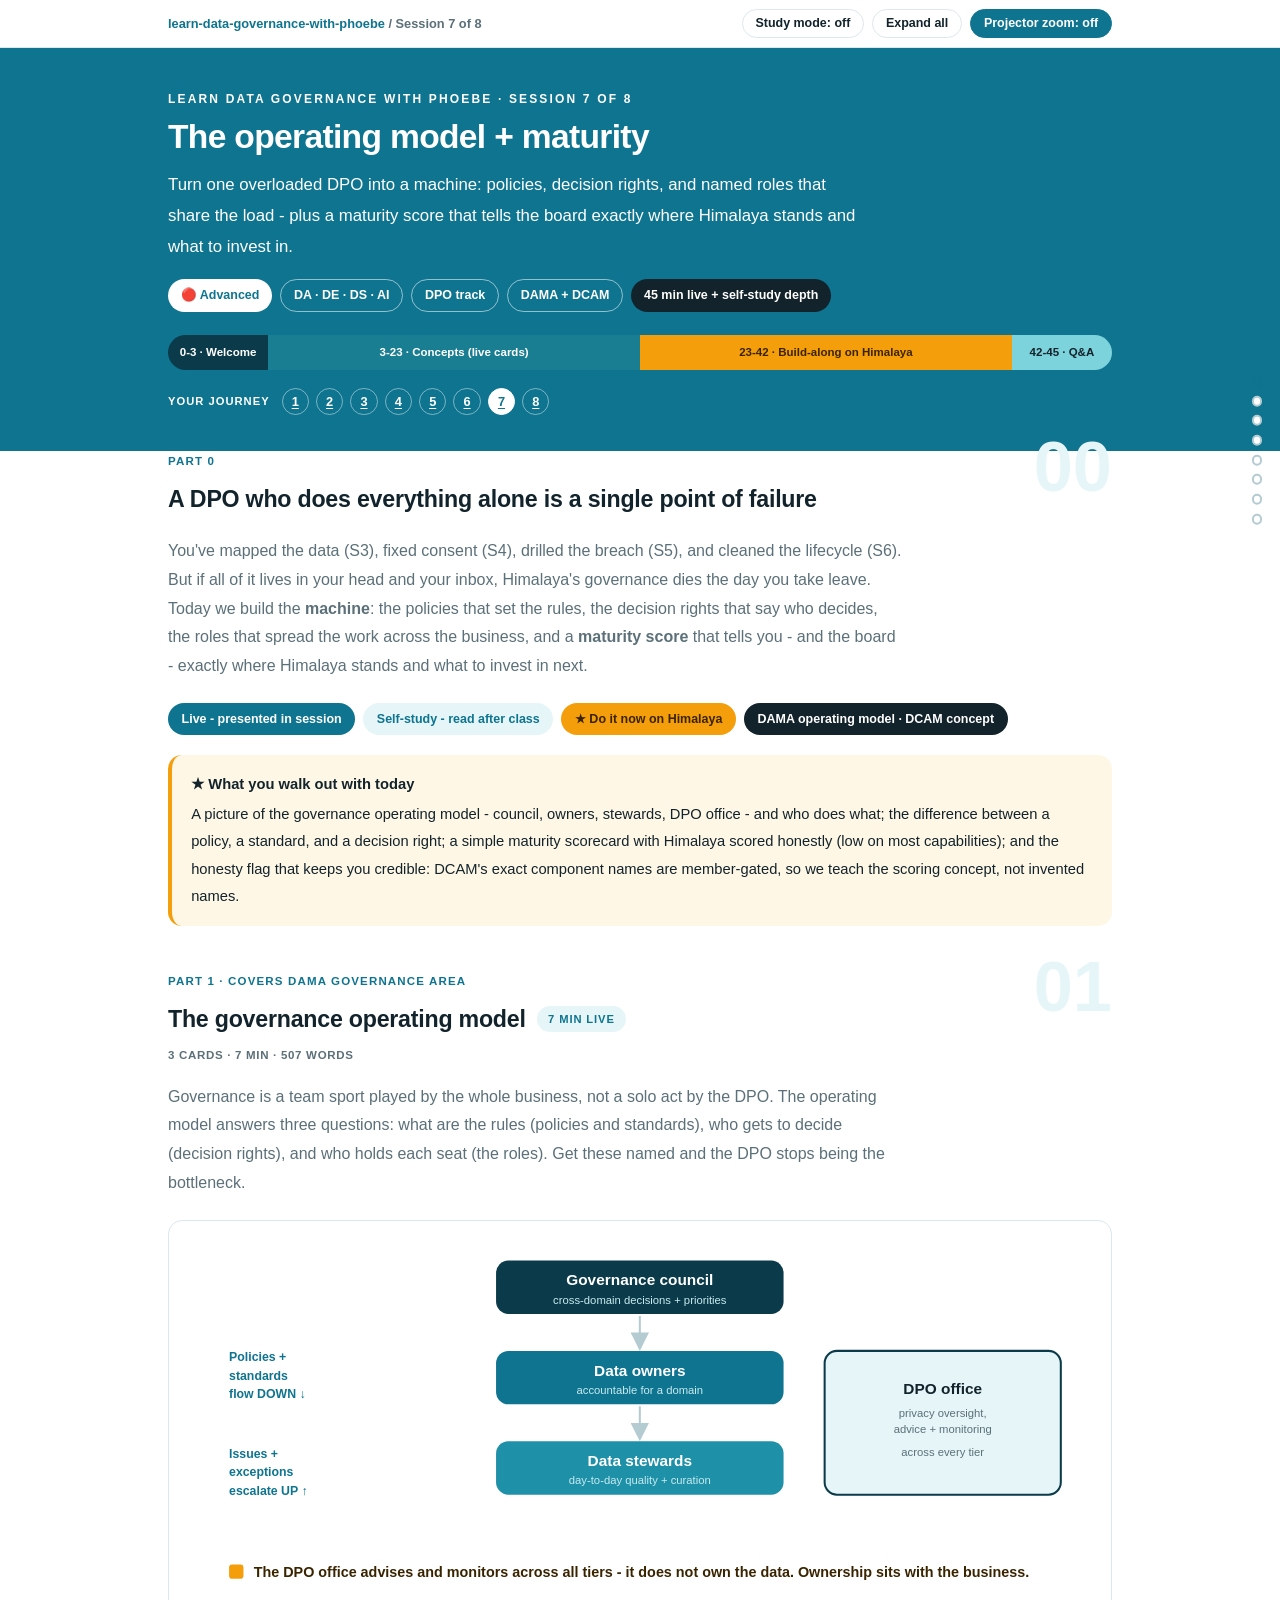
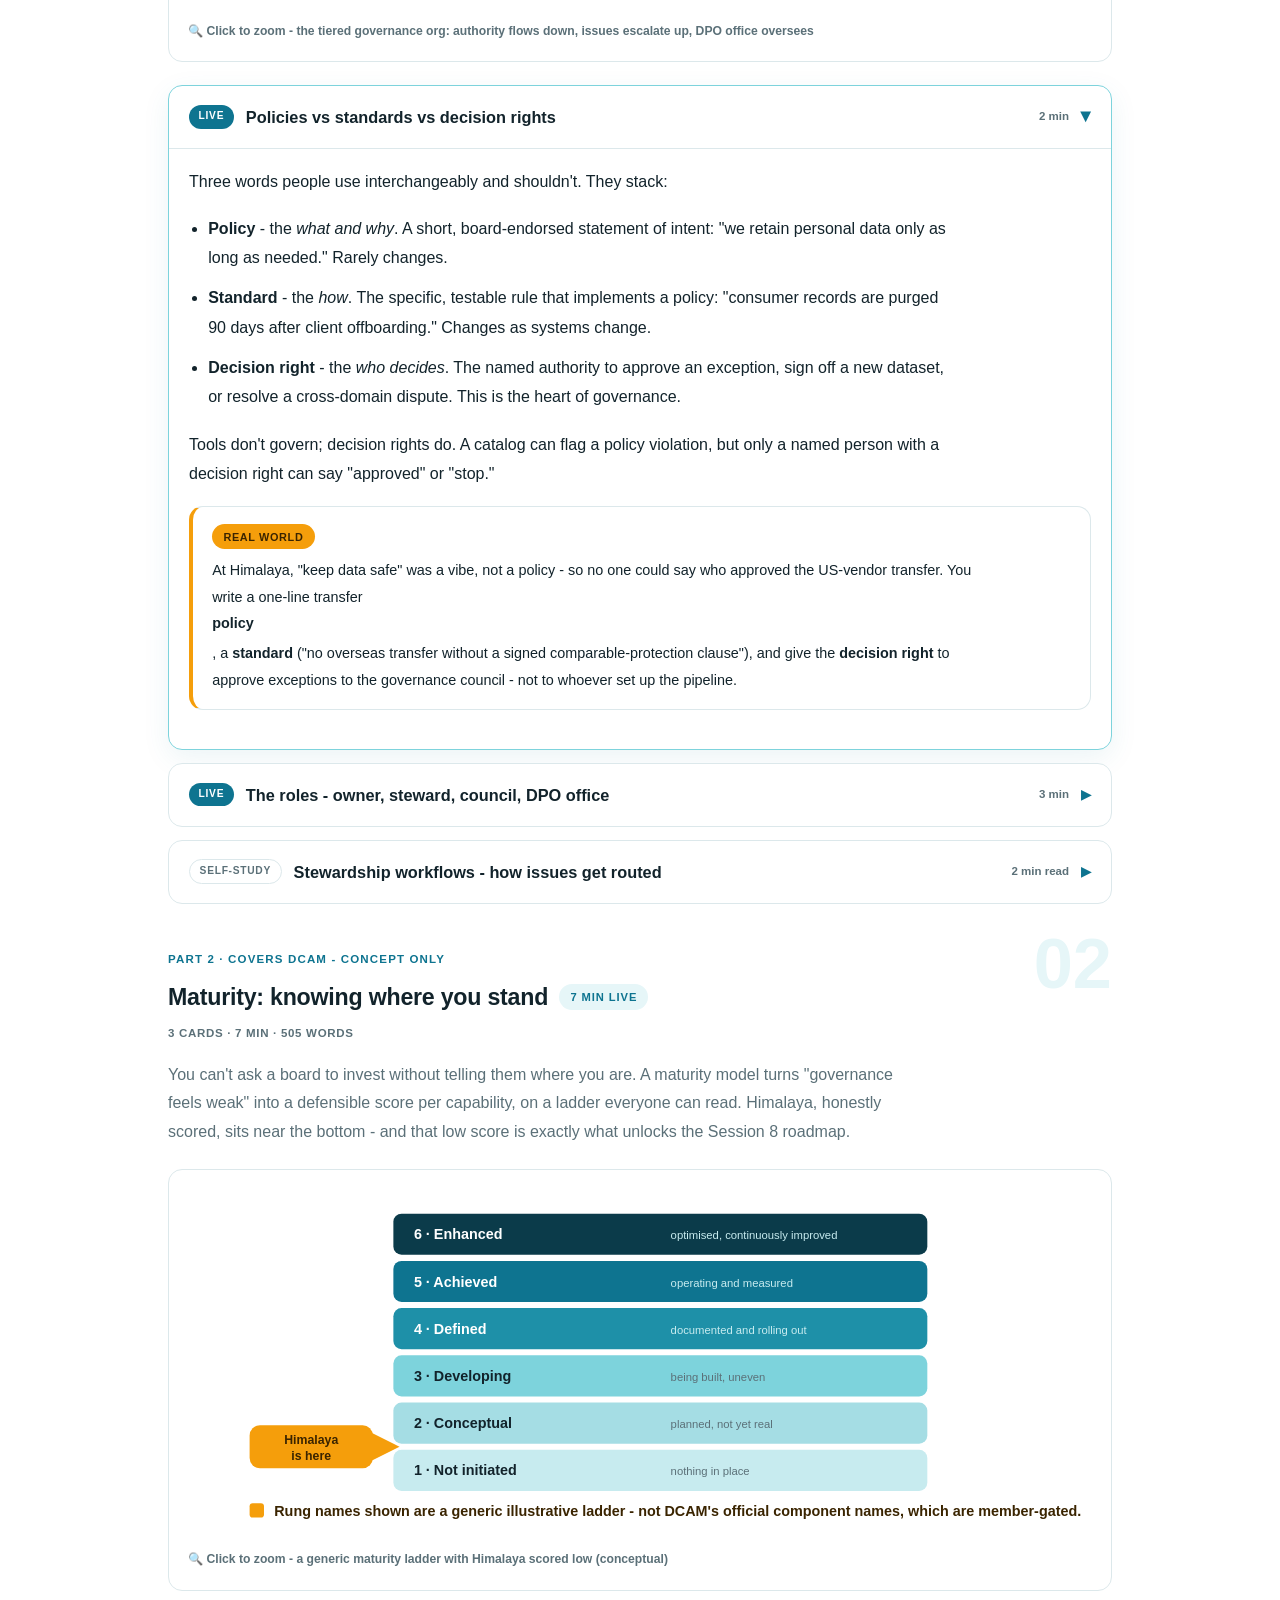
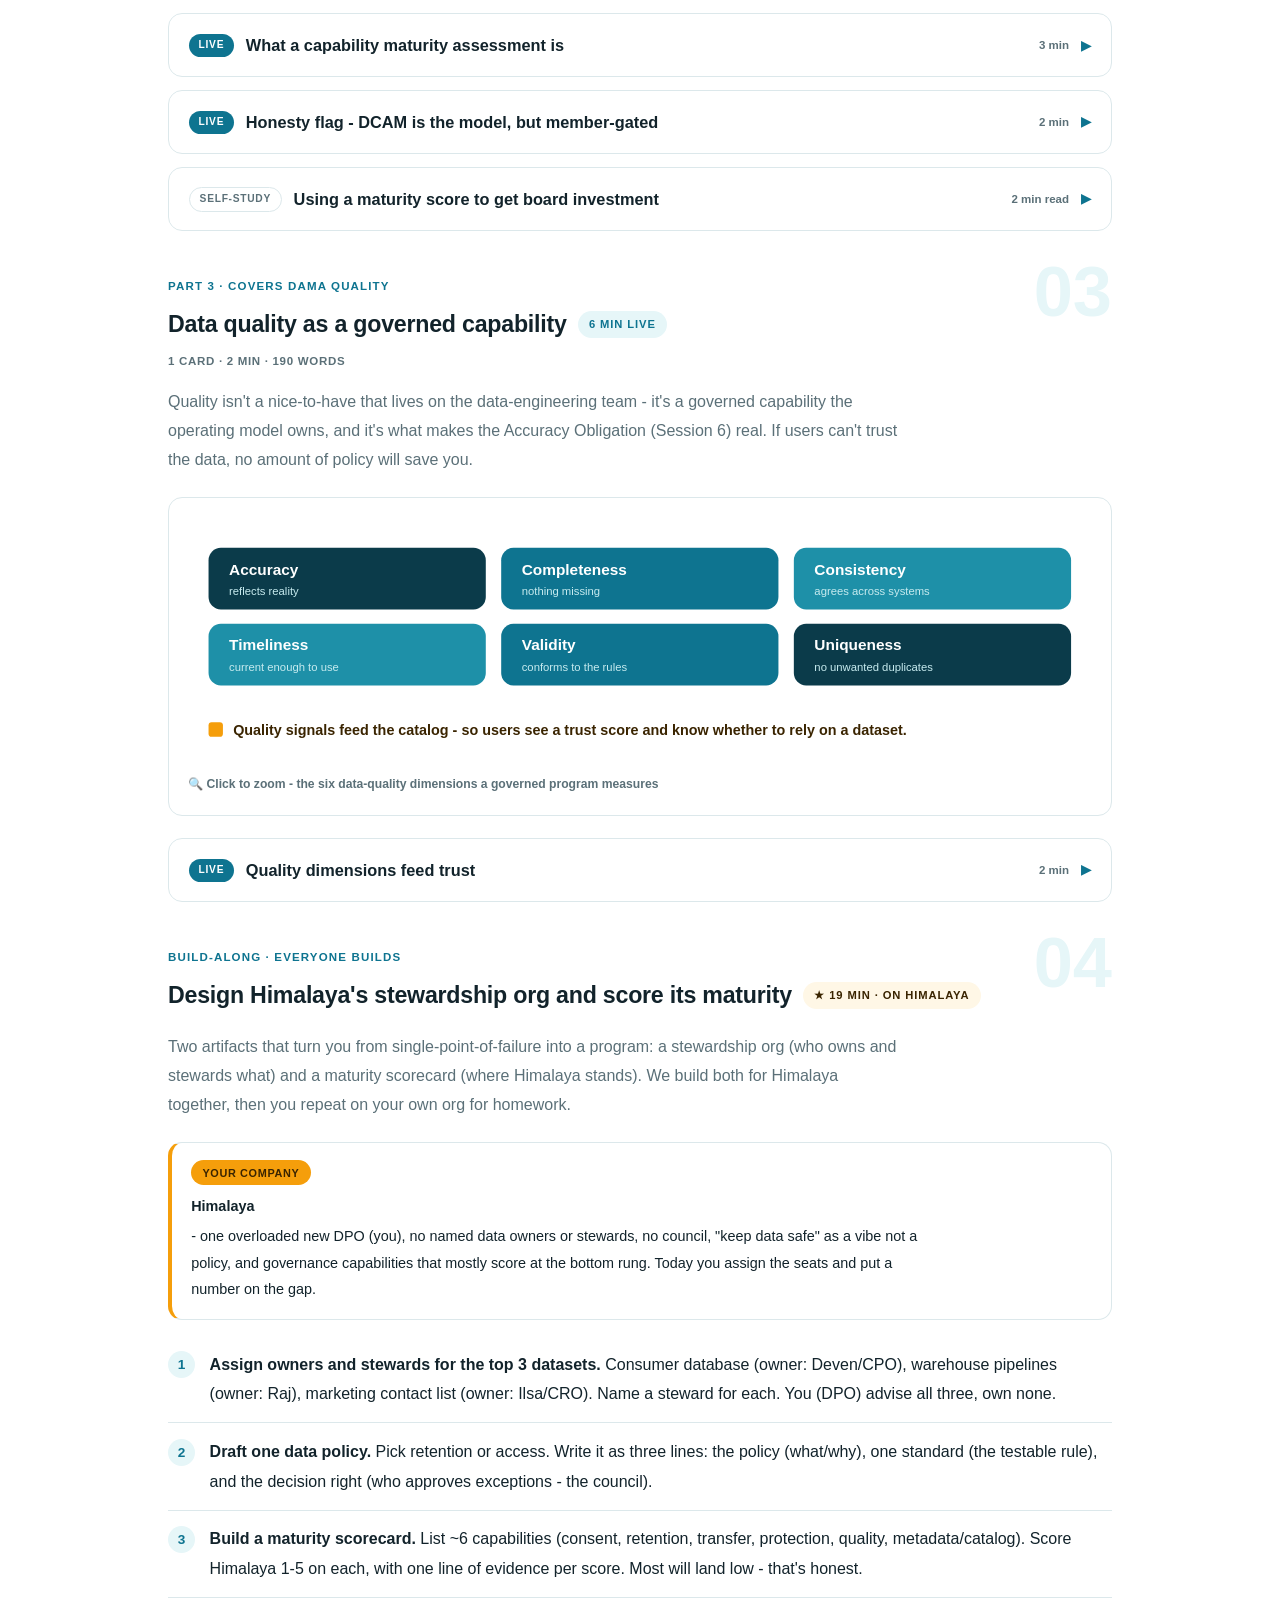
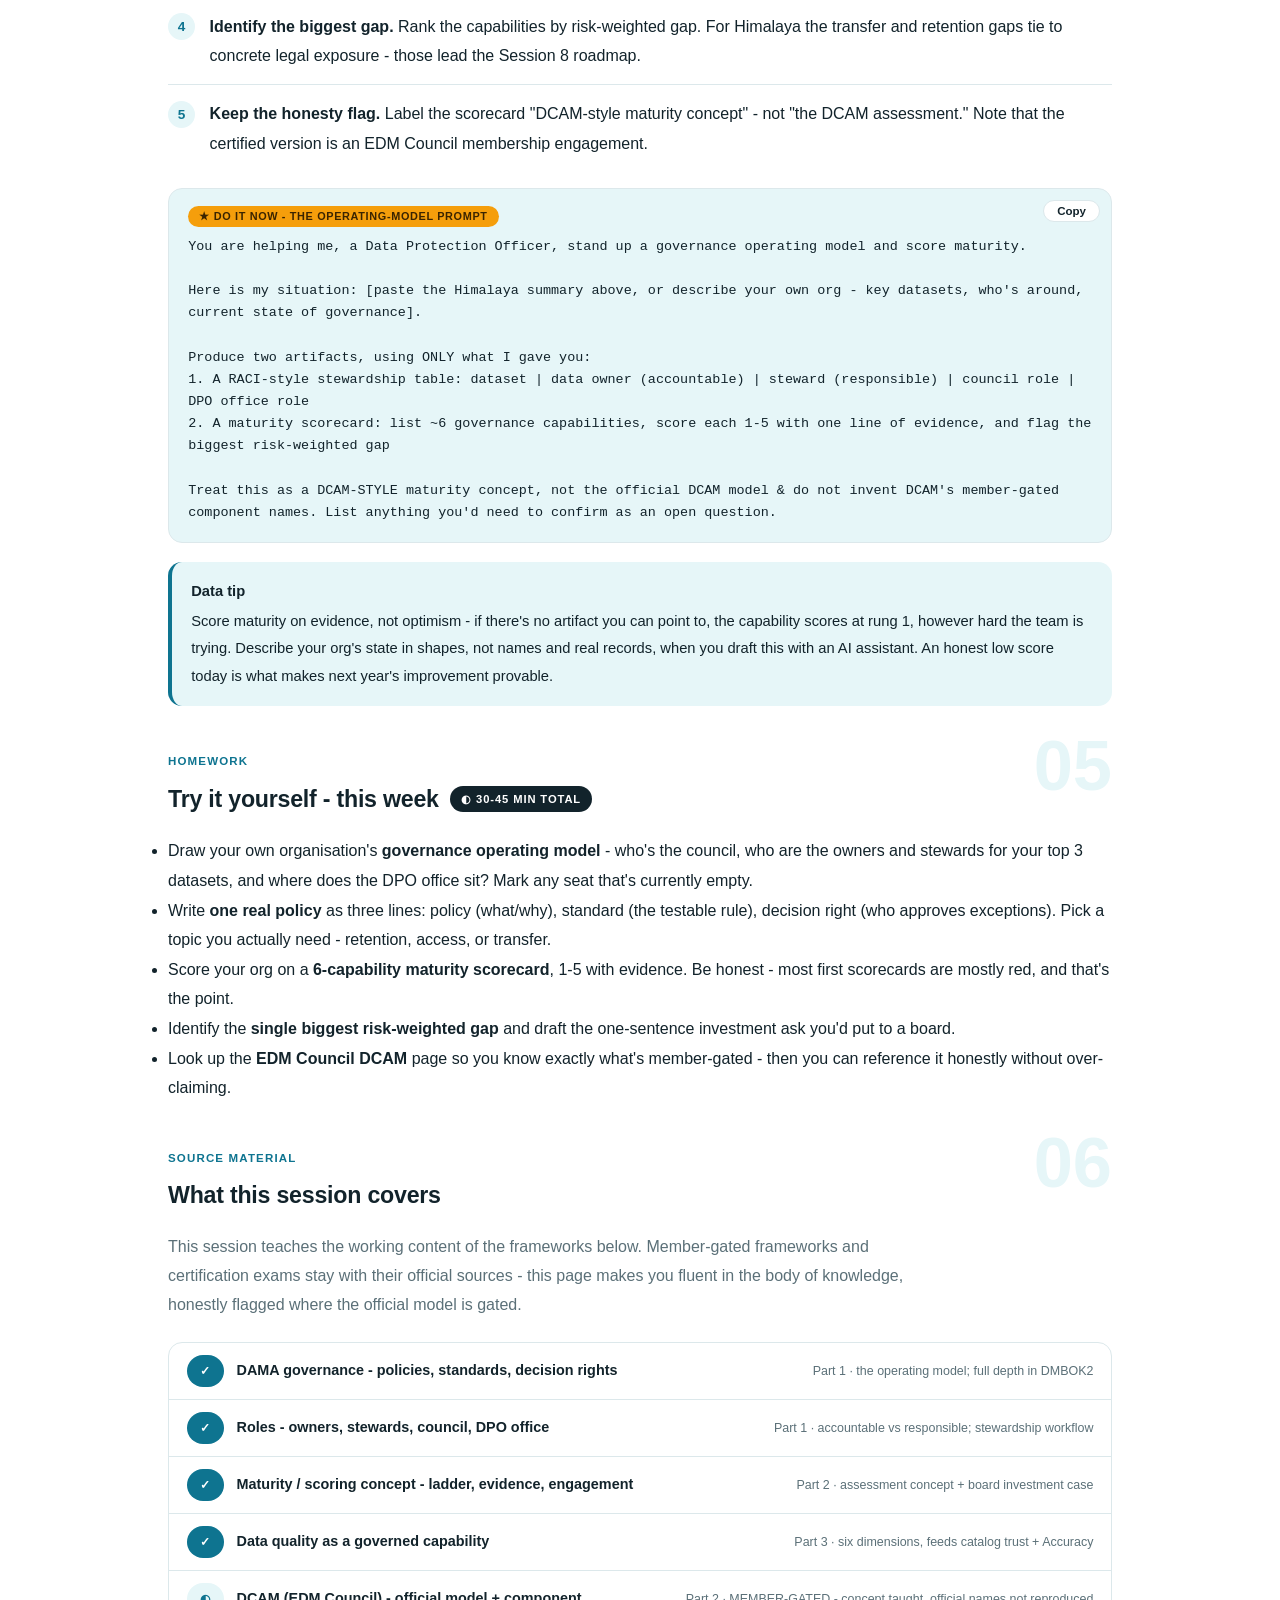
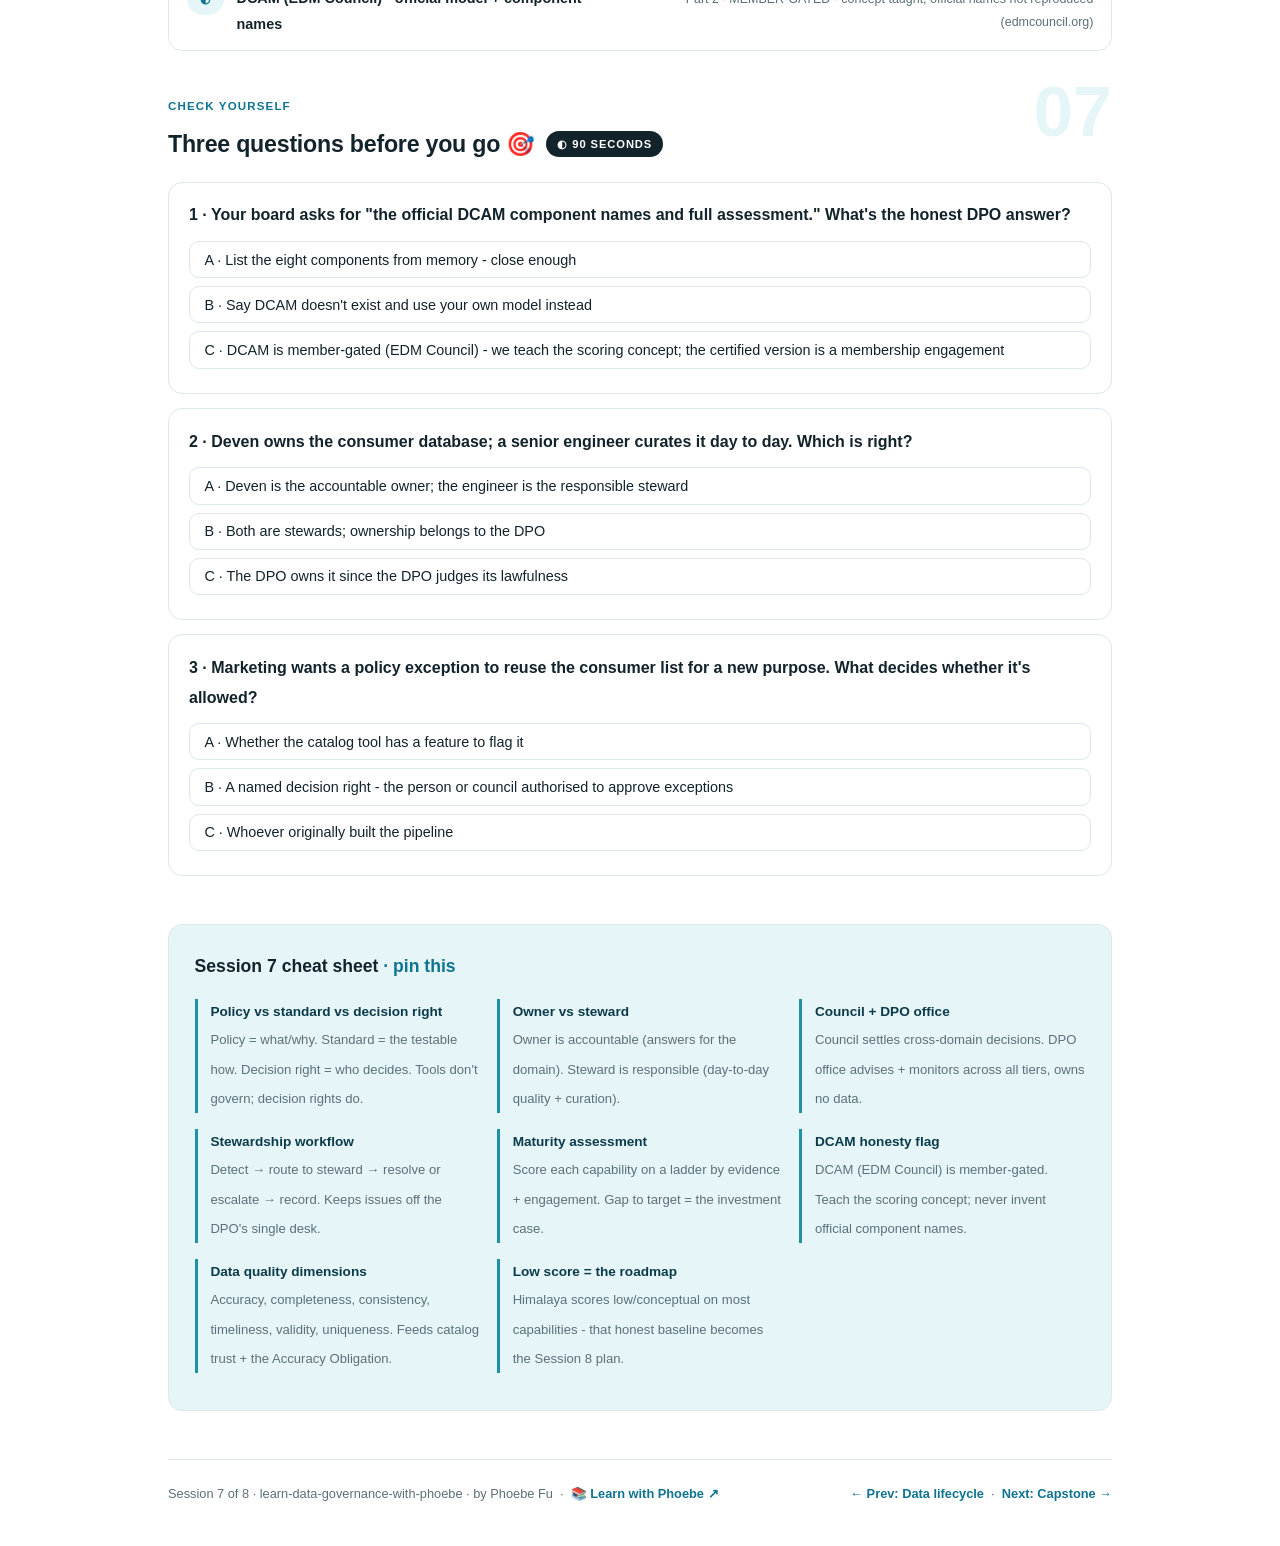
<file: courses/07-operating-model.html>
<!DOCTYPE html>
<html lang="en">
<head>
<meta charset="UTF-8">
<meta name="viewport" content="width=device-width, initial-scale=1.0">
<!-- social:start -->
<meta name="description" content="You&#x27;ve mapped the data (S3), fixed consent (S4), drilled the breach (S5), and cleaned the lifecycle (S6). But if all of it lives in your head and your inbox, Himalaya&#x27;s governance dies the...">
<meta property="og:type" content="article">
<meta property="og:site_name" content="Learn with Phoebe">
<meta property="og:title" content="The operating model + maturity - learn data governance with phoebe">
<meta property="og:description" content="You&#x27;ve mapped the data (S3), fixed consent (S4), drilled the breach (S5), and cleaned the lifecycle (S6). But if all of it lives in your head and your inbox, Himalaya&#x27;s governance dies the...">
<meta property="og:url" content="https://phoebefu6.github.io/learn-data-governance-with-phoebe/courses/07-operating-model.html">
<meta property="og:image" content="https://phoebefu6.github.io/learn-data-governance-with-phoebe/assets/og-cover.png">
<meta property="og:image:width" content="1200">
<meta property="og:image:height" content="630">
<meta name="twitter:card" content="summary_large_image">
<meta name="twitter:title" content="The operating model + maturity - learn data governance with phoebe">
<meta name="twitter:description" content="You&#x27;ve mapped the data (S3), fixed consent (S4), drilled the breach (S5), and cleaned the lifecycle (S6). But if all of it lives in your head and your inbox, Himalaya&#x27;s governance dies the...">
<meta name="twitter:image" content="https://phoebefu6.github.io/learn-data-governance-with-phoebe/assets/og-cover.png">
<!-- social:end -->
<title>Session 7 · The operating model + maturity - learn data governance with phoebe</title>
<link rel="stylesheet" href="../assets/style.css?v=38">
</head>
<body>

<div class="toolbar">
  <div class="wrap">
    <span class="crumb"><a href="../index.html">learn-data-governance-with-phoebe</a> / Session 7 of 8</span>
    <button class="btn" id="toggle-all" type="button">Expand all</button>
    <button class="btn primary" id="zoom-toggle" type="button">Projector zoom: off</button>
  </div>
</div>

<header class="masthead">
  <div class="wrap">
    <div class="eyebrow">Learn Data Governance with Phoebe · Session 7 of 8</div>
    <h1>The operating model <span class="accent">+ maturity</span></h1>
    <p class="sub">Turn one overloaded DPO into a machine: policies, decision rights, and named roles that share the load - plus a maturity score that tells the board exactly where Himalaya stands and what to invest in.</p>
    <div class="chip-row">
      <span class="chip level">🔴 Advanced</span>
      <span class="chip audience">DA · DE · DS · AI</span>
      <span class="chip audience">DPO track</span>
      <span class="chip audience">DAMA + DCAM</span>
      <span class="chip time">45 min live + self-study depth</span>
    </div>
    <div class="agenda">
      <span class="a1" style="flex:1">0-3 · Welcome</span>
      <span class="a2" style="flex:4">3-23 · Concepts (live cards)</span>
      <span class="a3" style="flex:4">23-42 · Build-along on Himalaya</span>
      <span class="a4" style="flex:1">42-45 · Q&amp;A</span>
    </div>
  </div>
</header>

<main class="wrap">

  <!-- ============ INTRO ============ -->
  <section class="section" id="intro">
    <div class="section-kicker">
      <span class="klabel">Part 0</span>
      <h2>A DPO who does everything alone is a single point of failure</h2>
    </div>
    <p class="lede">You've mapped the data (S3), fixed consent (S4), drilled the breach (S5), and cleaned the lifecycle (S6). But if all of it lives in your head and your inbox, Himalaya's governance dies the day you take leave. Today we build the <strong>machine</strong>: the policies that set the rules, the decision rights that say who decides, the roles that spread the work across the business, and a <strong>maturity score</strong> that tells you - and the board - exactly where Himalaya stands and what to invest in next.</p>
    <div class="legend">
      <span class="pill solid">Live - presented in session</span>
      <span class="pill light">Self-study - read after class</span>
      <span class="pill peach">★ Do it now on Himalaya</span>
      <span class="pill inkpill">DAMA operating model · DCAM concept</span>
    </div>
    <div class="callout win">
      <strong>★ What you walk out with today</strong>
      A picture of the governance operating model - council, owners, stewards, DPO office - and who does what; the difference between a policy, a standard, and a decision right; a simple maturity scorecard with Himalaya scored honestly (low on most capabilities); and the honesty flag that keeps you credible: DCAM's exact component names are member-gated, so we teach the scoring concept, not invented names.
    </div>
  </section>

  <!-- ============ PART 1: OPERATING MODEL ============ -->
  <section class="section" id="operating-model">
    <div class="section-kicker">
      <span class="klabel">Part 1 · covers DAMA governance area</span>
      <h2>The governance operating model <span class="tag concept">7 min live</span></h2>
    </div>
    <p class="lede">Governance is a team sport played by the whole business, not a solo act by the DPO. The operating model answers three questions: what are the rules (policies and standards), who gets to decide (decision rights), and who holds each seat (the roles). Get these named and the DPO stops being the bottleneck.</p>

    <figure class="zoomable">
      <svg viewBox="0 0 880 360" xmlns="http://www.w3.org/2000/svg" role="img" aria-label="Tiered governance org: council at top, then data owners, data stewards, DPO office, with policies flowing down and issues escalating up">
        <style>
          .opmL { font: 700 15px Inter, sans-serif; fill: #FFFFFF; }
          .opmLd { font: 700 15px Inter, sans-serif; fill: #12232B; }
          .opmX { font: 400 11px Inter, sans-serif; fill: #C7EBEF; }
          .opmXd { font: 400 11px Inter, sans-serif; fill: #5B7078; }
          .opmArr { stroke: #B4CBD1; stroke-width: 2; fill: none; marker-end: url(#opmhead); }
          .opmSide { font: 600 12px Inter, sans-serif; fill: #0E7490; }
          .opmN { font: 600 14px Inter, sans-serif; fill: #3A2400; }
        </style>
        <defs>
          <marker id="opmhead" markerWidth="9" markerHeight="9" refX="7" refY="4.5" orient="auto"><path d="M0,0 L9,4.5 L0,9 z" fill="#B4CBD1"/></marker>
        </defs>
        <rect x="300" y="20" width="280" height="52" rx="12" fill="#0B3B4A"/>
        <text class="opmL" x="440" y="44" text-anchor="middle">Governance council</text>
        <text class="opmX" x="440" y="62" text-anchor="middle">cross-domain decisions + priorities</text>
        <line class="opmArr" x1="440" y1="74" x2="440" y2="104"/>
        <rect x="300" y="108" width="280" height="52" rx="12" fill="#0E7490"/>
        <text class="opmL" x="440" y="132" text-anchor="middle">Data owners</text>
        <text class="opmX" x="440" y="150" text-anchor="middle">accountable for a domain</text>
        <line class="opmArr" x1="440" y1="162" x2="440" y2="192"/>
        <rect x="300" y="196" width="280" height="52" rx="12" fill="#1E90A8"/>
        <text class="opmL" x="440" y="220" text-anchor="middle">Data stewards</text>
        <text class="opmX" x="440" y="238" text-anchor="middle">day-to-day quality + curation</text>
        <rect x="620" y="108" width="230" height="140" rx="12" fill="#E6F6F8" stroke="#0B3B4A" stroke-width="2"/>
        <text class="opmLd" x="735" y="150" text-anchor="middle">DPO office</text>
        <text class="opmXd" x="735" y="172" text-anchor="middle">privacy oversight,</text>
        <text class="opmXd" x="735" y="188" text-anchor="middle">advice + monitoring</text>
        <text class="opmXd" x="735" y="210" text-anchor="middle">across every tier</text>
        <text class="opmSide" x="40" y="118" transform="rotate(0)">Policies +</text>
        <text class="opmSide" x="40" y="136">standards</text>
        <text class="opmSide" x="40" y="154">flow DOWN ↓</text>
        <text class="opmSide" x="40" y="212">Issues +</text>
        <text class="opmSide" x="40" y="230">exceptions</text>
        <text class="opmSide" x="40" y="248">escalate UP ↑</text>
        <rect x="40" y="316" width="14" height="14" rx="3" fill="#F59E0B"/>
        <text class="opmN" x="64" y="328">The DPO office advises and monitors across all tiers - it does not own the data. Ownership sits with the business.</text>
      </svg>
      <figcaption>🔍 Click to zoom - the tiered governance org: authority flows down, issues escalate up, DPO office oversees</figcaption>
    </figure>

    <details class="card" open>
      <summary><span class="mode live">Live</span>Policies vs standards vs decision rights<span class="mini">2 min</span><span class="caret">▶</span></summary>
      <div class="body">
        <p>Three words people use interchangeably and shouldn't. They stack:</p>
        <ul>
          <li><strong>Policy</strong> - the <em>what and why</em>. A short, board-endorsed statement of intent: "we retain personal data only as long as needed." Rarely changes.</li>
          <li><strong>Standard</strong> - the <em>how</em>. The specific, testable rule that implements a policy: "consumer records are purged 90 days after client offboarding." Changes as systems change.</li>
          <li><strong>Decision right</strong> - the <em>who decides</em>. The named authority to approve an exception, sign off a new dataset, or resolve a cross-domain dispute. This is the heart of governance.</li>
        </ul>
        <p>Tools don't govern; decision rights do. A catalog can flag a policy violation, but only a named person with a decision right can say "approved" or "stop."</p>
        <div class="callout example">
          <span class="ex-pill">Real world</span>
          <p>At Himalaya, "keep data safe" was a vibe, not a policy - so no one could say who approved the US-vendor transfer. You write a one-line transfer <strong>policy</strong>, a <strong>standard</strong> ("no overseas transfer without a signed comparable-protection clause"), and give the <strong>decision right</strong> to approve exceptions to the governance council - not to whoever set up the pipeline.</p>
        </div>
      </div>
    </details>

    <details class="card">
      <summary><span class="mode live">Live</span>The roles - owner, steward, council, DPO office<span class="mini">3 min</span><span class="caret">▶</span></summary>
      <div class="body">
        <p>Four seats, four different jobs. Confusing them is why governance stalls.</p>
        <table class="clean">
          <thead><tr><th>Role</th><th>What they're on the hook for</th></tr></thead>
          <tbody>
            <tr><td>Data owner</td><td><strong>Accountable</strong> for a data domain - a senior business person who answers for its correct, lawful use. Sets direction, approves access.</td></tr>
            <tr><td>Data steward</td><td><strong>Day-to-day</strong> quality and curation - definitions, fixing issues, keeping the domain healthy. Hands-on, closest to the data.</td></tr>
            <tr><td>Governance council</td><td><strong>Cross-domain</strong> decisions and priorities - resolves disputes between domains, sets shared policy, allocates investment.</td></tr>
            <tr><td>DPO office</td><td><strong>Privacy oversight</strong> - advises, monitors, and is the regulator/data-subject contact across every domain. Independent; does not own the data.</td></tr>
          </tbody>
        </table>
        <p>Key distinction to hold onto: the <strong>owner is accountable</strong> (answers for it); the <strong>steward is responsible</strong> (does the work). The DPO advises them both and judges the privacy risk - but never becomes the owner, or independence collapses (Session 1).</p>
        <div class="callout example">
          <span class="ex-pill">Real world</span>
          <p>Who owns Himalaya's consumer database? Not you - the DPO can't own the very data whose lawfulness you judge. It should be <strong>Deven (CPO)</strong>, whose modules collect it: he's the accountable owner. A senior data engineer on Raj's team stewards it day to day. The council settles it when marketing and product disagree on how the consumer list is used.</p>
        </div>
      </div>
    </details>

    <details class="card">
      <summary><span class="mode self">Self-study</span>Stewardship workflows - how issues get routed<span class="mini">2 min read</span><span class="caret">▶</span></summary>
      <div class="body">
        <p>Roles only matter if there's a path an issue actually travels. A stewardship workflow is that path:</p>
        <ol>
          <li><strong>Detect</strong> - a quality check, a user report, or an access request surfaces a problem (e.g. duplicate consumer addresses).</li>
          <li><strong>Route</strong> - it goes to the steward for that domain, not into a shared inbox nobody owns.</li>
          <li><strong>Resolve or escalate</strong> - the steward fixes routine issues; anything needing a decision (an exception, a cross-domain conflict) escalates to the owner, then the council.</li>
          <li><strong>Record</strong> - the fix and the decision are logged, so the next occurrence has a precedent and the DPO can evidence it.</li>
        </ol>
        <p>Without a workflow, every issue lands on the DPO - the single point of failure we opened with. With one, most issues resolve at the steward tier and only genuine decisions reach the top. That's the machine working as designed.</p>
      </div>
    </details>
  </section>

  <!-- ============ PART 2: MATURITY ============ -->
  <section class="section" id="maturity">
    <div class="section-kicker">
      <span class="klabel">Part 2 · covers DCAM - concept only</span>
      <h2>Maturity: knowing where you stand <span class="tag concept">7 min live</span></h2>
    </div>
    <p class="lede">You can't ask a board to invest without telling them where you are. A maturity model turns "governance feels weak" into a defensible score per capability, on a ladder everyone can read. Himalaya, honestly scored, sits near the bottom - and that low score is exactly what unlocks the Session 8 roadmap.</p>

    <figure class="zoomable">
      <svg viewBox="0 0 880 340" xmlns="http://www.w3.org/2000/svg" role="img" aria-label="A maturity ladder from not initiated up to enhanced, with Himalaya's marker low on the ladder">
        <style>
          .matL { font: 700 14px Inter, sans-serif; fill: #12232B; }
          .matX { font: 400 11px Inter, sans-serif; fill: #5B7078; }
          .matM { font: 700 12px Inter, sans-serif; fill: #3A2400; }
          .matN { font: 600 14px Inter, sans-serif; fill: #3A2400; }
        </style>
        <rect x="200" y="24" width="520" height="40" rx="8" fill="#0B3B4A"/>
        <text class="matL" x="220" y="49" style="fill:#FFFFFF">6 · Enhanced</text>
        <text class="matX" x="470" y="49" style="fill:#C7EBEF">optimised, continuously improved</text>
        <rect x="200" y="70" width="520" height="40" rx="8" fill="#0E7490"/>
        <text class="matL" x="220" y="95" style="fill:#FFFFFF">5 · Achieved</text>
        <text class="matX" x="470" y="95" style="fill:#C7EBEF">operating and measured</text>
        <rect x="200" y="116" width="520" height="40" rx="8" fill="#1E90A8"/>
        <text class="matL" x="220" y="141" style="fill:#FFFFFF">4 · Defined</text>
        <text class="matX" x="470" y="141" style="fill:#C7EBEF">documented and rolling out</text>
        <rect x="200" y="162" width="520" height="40" rx="8" fill="#7DD3DC"/>
        <text class="matL" x="220" y="187">3 · Developing</text>
        <text class="matX" x="470" y="187">being built, uneven</text>
        <rect x="200" y="208" width="520" height="40" rx="8" fill="#A5DDE4"/>
        <text class="matL" x="220" y="233">2 · Conceptual</text>
        <text class="matX" x="470" y="233">planned, not yet real</text>
        <rect x="200" y="254" width="520" height="40" rx="8" fill="#C7EBEF"/>
        <text class="matL" x="220" y="279">1 · Not initiated</text>
        <text class="matX" x="470" y="279">nothing in place</text>
        <rect x="60" y="230" width="120" height="42" rx="10" fill="#F59E0B"/>
        <text class="matM" x="120" y="248" text-anchor="middle">Himalaya</text>
        <text class="matM" x="120" y="264" text-anchor="middle">is here</text>
        <path d="M180,251 L200,251" stroke="#F59E0B" stroke-width="3" marker-end="url(#opmhead2)"/>
        <defs><marker id="opmhead2" markerWidth="9" markerHeight="9" refX="7" refY="4.5" orient="auto"><path d="M0,0 L9,4.5 L0,9 z" fill="#F59E0B"/></marker></defs>
        <rect x="60" y="306" width="14" height="14" rx="3" fill="#F59E0B"/>
        <text class="matN" x="84" y="318">Rung names shown are a generic illustrative ladder - not DCAM's official component names, which are member-gated.</text>
      </svg>
      <figcaption>🔍 Click to zoom - a generic maturity ladder with Himalaya scored low (conceptual)</figcaption>
    </figure>

    <details class="card">
      <summary><span class="mode live">Live</span>What a capability maturity assessment is<span class="mini">3 min</span><span class="caret">▶</span></summary>
      <div class="body">
        <p>A maturity assessment scores each governance <strong>capability</strong> (say, data quality, metadata, protection, retention) on a ladder from "nothing in place" up to "optimised." The point isn't the number - it's the shared, evidence-based picture of where you are and where the gaps are.</p>
        <p>The scoring idea is consistent across models:</p>
        <ul>
          <li>Score each capability on <strong>evidence</strong> - is there a documented, operating practice, or just intention? A policy that exists but nobody follows scores low.</li>
          <li>Score on <strong>engagement</strong> - is the business actually doing it, or is it a shelf document? Adoption matters as much as existence.</li>
          <li>Compare current score to a <strong>target</strong> - the gap between them is your investment case, capability by capability.</li>
        </ul>
        <div class="callout example">
          <span class="ex-pill">Real world</span>
          <p>Score Himalaya's retention capability: there's no schedule, ex-client data lingers, "keep everything" is the norm. Evidence = none, engagement = none → it scores at the bottom rung. Do that across six capabilities and you have a one-page picture the board can't argue with - and a ranked list of what to fix first.</p>
        </div>
      </div>
    </details>

    <details class="card">
      <summary><span class="mode live">Live</span>Honesty flag - DCAM is the model, but member-gated<span class="mini">2 min</span><span class="caret">▶</span></summary>
      <div class="body">
        <p><strong>Teach this straight.</strong> The leading data-management maturity model is <strong>DCAM</strong> (the Data Capability Assessment Model, from the <strong>EDM Council</strong>). It's the one large enterprises and regulators most often reference. But its exact component names and the full model are <strong>member-gated</strong> - you need EDM Council membership to use the official framework.</p>
        <ul>
          <li>So we teach the <strong>maturity / scoring concept</strong> - ladder, evidence, engagement, gap-to-target - which is public and transferable.</li>
          <li>We do <strong>not invent</strong> DCAM's official component names or pass off a made-up list as "the DCAM components." A DPO who fakes a framework loses trust the moment they meet someone who has the real one.</li>
          <li>If Himalaya needs a formal DCAM assessment, that's an EDM Council engagement - name it as such to the board rather than improvising.</li>
        </ul>
        <div class="callout tip">
          <strong>Say it right</strong>
          "We'll use a DCAM-style maturity assessment - the scoring concept - and if we want the certified version, that's an EDM Council membership engagement." That sentence is honest, useful, and credible. Naming eight official DCAM components you Googled once is none of those.
        </div>
      </div>
    </details>

    <details class="card">
      <summary><span class="mode self">Self-study</span>Using a maturity score to get board investment<span class="mini">2 min read</span><span class="caret">▶</span></summary>
      <div class="body">
        <p>A maturity score is a fundraising tool disguised as an assessment. The move:</p>
        <ol>
          <li><strong>Show the picture</strong> - current score per capability, most in the red. Boards respond to a heat map far better than to prose.</li>
          <li><strong>Anchor to risk</strong> - tie the lowest scores to the concrete exposure: the near-miss breach, the unlawful transfer, the missing DNC check. Low maturity = the fine waiting to happen.</li>
          <li><strong>Set a target and a cost</strong> - "move retention and transfer from rung 1 to rung 4 in 12 months, here's the headcount and tooling." Specific asks get funded; "we need to do better" doesn't.</li>
          <li><strong>Re-score to prove ROI</strong> - come back next year with the same ladder and show movement. That's how you keep the budget.</li>
        </ol>
        <p>Himalaya scores low/conceptual on most capabilities today. That's not a failure to hide - it's the baseline that makes next year's improvement visible, and it becomes the backbone of the Session 8 first-90-days roadmap and board report.</p>
      </div>
    </details>
  </section>

  <!-- ============ PART 3: DATA QUALITY ============ -->
  <section class="section" id="quality">
    <div class="section-kicker">
      <span class="klabel">Part 3 · covers DAMA Quality</span>
      <h2>Data quality as a governed capability <span class="tag concept">6 min live</span></h2>
    </div>
    <p class="lede">Quality isn't a nice-to-have that lives on the data-engineering team - it's a governed capability the operating model owns, and it's what makes the Accuracy Obligation (Session 6) real. If users can't trust the data, no amount of policy will save you.</p>

    <figure class="zoomable">
      <svg viewBox="0 0 880 240" xmlns="http://www.w3.org/2000/svg" role="img" aria-label="Six data quality dimensions: accuracy, completeness, consistency, timeliness, validity, uniqueness">
        <style>
          .dqL { font: 700 15px Inter, sans-serif; fill: #FFFFFF; }
          .dqX { font: 400 11px Inter, sans-serif; fill: #C7EBEF; }
          .dqN { font: 600 14px Inter, sans-serif; fill: #3A2400; }
        </style>
        <rect x="20" y="30" width="270" height="60" rx="12" fill="#0B3B4A"/>
        <text class="dqL" x="40" y="56">Accuracy</text>
        <text class="dqX" x="40" y="76">reflects reality</text>
        <rect x="305" y="30" width="270" height="60" rx="12" fill="#0E7490"/>
        <text class="dqL" x="325" y="56">Completeness</text>
        <text class="dqX" x="325" y="76">nothing missing</text>
        <rect x="590" y="30" width="270" height="60" rx="12" fill="#1E90A8"/>
        <text class="dqL" x="610" y="56">Consistency</text>
        <text class="dqX" x="610" y="76">agrees across systems</text>
        <rect x="20" y="104" width="270" height="60" rx="12" fill="#1E90A8"/>
        <text class="dqL" x="40" y="130">Timeliness</text>
        <text class="dqX" x="40" y="150">current enough to use</text>
        <rect x="305" y="104" width="270" height="60" rx="12" fill="#0E7490"/>
        <text class="dqL" x="325" y="130">Validity</text>
        <text class="dqX" x="325" y="150">conforms to the rules</text>
        <rect x="590" y="104" width="270" height="60" rx="12" fill="#0B3B4A"/>
        <text class="dqL" x="610" y="130">Uniqueness</text>
        <text class="dqX" x="610" y="150">no unwanted duplicates</text>
        <rect x="20" y="200" width="14" height="14" rx="3" fill="#F59E0B"/>
        <text class="dqN" x="44" y="212">Quality signals feed the catalog - so users see a trust score and know whether to rely on a dataset.</text>
      </svg>
      <figcaption>🔍 Click to zoom - the six data-quality dimensions a governed program measures</figcaption>
    </figure>

    <details class="card">
      <summary><span class="mode live">Live</span>Quality dimensions feed trust<span class="mini">2 min</span><span class="caret">▶</span></summary>
      <div class="body">
        <p>DAMA frames data quality as a set of measurable <strong>dimensions</strong>: accuracy, completeness, consistency, timeliness, validity, and uniqueness. A governed program doesn't just hope for quality - it measures each dimension, sets thresholds, and surfaces the result where users will see it.</p>
        <ul>
          <li>Quality signals <strong>feed the catalog</strong> (Session 3): a dataset carries a visible trust indicator, so an analyst knows before they build on it whether it's reliable.</li>
          <li>Quality ties directly to the <strong>Accuracy Obligation</strong> (Session 6): the controls that keep data accurate <em>are</em> your quality capability, now owned and measured, not left to chance.</li>
          <li>The steward runs the day-to-day quality checks; the owner is accountable for the domain hitting its thresholds; the DPO cares because inaccurate personal data used for decisions is a legal risk, not just an analytics one.</li>
        </ul>
        <div class="callout example">
          <span class="ex-pill">Real world</span>
          <p>Himalaya's three-conflicting-addresses problem from Session 6 is a <strong>consistency</strong> and <strong>uniqueness</strong> failure. As a governed capability, the steward sets a source-of-truth rule and a dedupe check, the catalog shows a trust score, and the wellness client stops routing a health notice to the wrong address. Quality control and the Accuracy Obligation are the same fix wearing two hats.</p>
        </div>
      </div>
    </details>
  </section>

  <!-- ============ DEMO / BUILD-ALONG ============ -->
  <section class="section" id="demo-7">
    <div class="section-kicker">
      <span class="klabel">Build-along · everyone builds</span>
      <h2>Design Himalaya's stewardship org and score its maturity <span class="tag demo">★ 19 min · on Himalaya</span></h2>
    </div>
    <p class="lede">Two artifacts that turn you from single-point-of-failure into a program: a stewardship org (who owns and stewards what) and a maturity scorecard (where Himalaya stands). We build both for Himalaya together, then you repeat on your own org for homework.</p>

    <div class="callout example">
      <span class="ex-pill">Your company</span>
      <p><strong>Himalaya</strong> - one overloaded new DPO (you), no named data owners or stewards, no council, "keep data safe" as a vibe not a policy, and governance capabilities that mostly score at the bottom rung. Today you assign the seats and put a number on the gap.</p>
    </div>

    <div class="steps">
      <div class="step"><p><strong>Assign owners and stewards for the top 3 datasets.</strong> Consumer database (owner: Deven/CPO), warehouse pipelines (owner: Raj), marketing contact list (owner: Ilsa/CRO). Name a steward for each. You (DPO) advise all three, own none.</p></div>
      <div class="step"><p><strong>Draft one data policy.</strong> Pick retention or access. Write it as three lines: the policy (what/why), one standard (the testable rule), and the decision right (who approves exceptions - the council).</p></div>
      <div class="step"><p><strong>Build a maturity scorecard.</strong> List ~6 capabilities (consent, retention, transfer, protection, quality, metadata/catalog). Score Himalaya 1-5 on each, with one line of evidence per score. Most will land low - that's honest.</p></div>
      <div class="step"><p><strong>Identify the biggest gap.</strong> Rank the capabilities by risk-weighted gap. For Himalaya the transfer and retention gaps tie to concrete legal exposure - those lead the Session 8 roadmap.</p></div>
      <div class="step"><p><strong>Keep the honesty flag.</strong> Label the scorecard "DCAM-style maturity concept" - not "the DCAM assessment." Note that the certified version is an EDM Council membership engagement.</p></div>
    </div>

    <div class="prompt-box good"><span class="label">★ Do it now - the operating-model prompt</span>You are helping me, a Data Protection Officer, stand up a governance operating model and score maturity.

Here is my situation: [paste the Himalaya summary above, or describe your own org - key datasets, who's around, current state of governance].

Produce two artifacts, using ONLY what I gave you:
1. A RACI-style stewardship table: dataset | data owner (accountable) | steward (responsible) | council role | DPO office role
2. A maturity scorecard: list ~6 governance capabilities, score each 1-5 with one line of evidence, and flag the biggest risk-weighted gap

Treat this as a DCAM-STYLE maturity concept, not the official DCAM model &amp; do not invent DCAM's member-gated component names. List anything you'd need to confirm as an open question.</div>

    <div class="callout tip">
      <strong>Data tip</strong>
      Score maturity on evidence, not optimism - if there's no artifact you can point to, the capability scores at rung 1, however hard the team is trying. Describe your org's state in shapes, not names and real records, when you draft this with an AI assistant. An honest low score today is what makes next year's improvement provable.
    </div>
  </section>

  <!-- ============ HOMEWORK ============ -->
  <section class="section" id="exercise">
    <div class="section-kicker">
      <span class="klabel">Homework</span>
      <h2>Try it yourself - this week <span class="tag exercise">◐ 30-45 min total</span></h2>
    </div>
    <ul>
      <li>Draw your own organisation's <strong>governance operating model</strong> - who's the council, who are the owners and stewards for your top 3 datasets, and where does the DPO office sit? Mark any seat that's currently empty.</li>
      <li>Write <strong>one real policy</strong> as three lines: policy (what/why), standard (the testable rule), decision right (who approves exceptions). Pick a topic you actually need - retention, access, or transfer.</li>
      <li>Score your org on a <strong>6-capability maturity scorecard</strong>, 1-5 with evidence. Be honest - most first scorecards are mostly red, and that's the point.</li>
      <li>Identify the <strong>single biggest risk-weighted gap</strong> and draft the one-sentence investment ask you'd put to a board.</li>
      <li>Look up the <strong>EDM Council DCAM</strong> page so you know exactly what's member-gated - then you can reference it honestly without over-claiming.</li>
    </ul>
  </section>

  <!-- ============ SOURCES COVERED ============ -->
  <section class="section" id="official">
    <div class="section-kicker">
      <span class="klabel">Source material</span>
      <h2>What this session covers</h2>
    </div>
    <p class="lede">This session teaches the working content of the frameworks below. Member-gated frameworks and certification exams stay with their official sources - this page makes you fluent in the body of knowledge, honestly flagged where the official model is gated.</p>
    <div class="covered">
      <div class="covered-row"><span class="status pill solid">✓</span><span class="name">DAMA governance - policies, standards, decision rights</span><span class="note">Part 1 · the operating model; full depth in DMBOK2</span></div>
      <div class="covered-row"><span class="status pill solid">✓</span><span class="name">Roles - owners, stewards, council, DPO office</span><span class="note">Part 1 · accountable vs responsible; stewardship workflow</span></div>
      <div class="covered-row"><span class="status pill solid">✓</span><span class="name">Maturity / scoring concept - ladder, evidence, engagement</span><span class="note">Part 2 · assessment concept + board investment case</span></div>
      <div class="covered-row"><span class="status pill solid">✓</span><span class="name">Data quality as a governed capability</span><span class="note">Part 3 · six dimensions, feeds catalog trust + Accuracy</span></div>
      <div class="covered-row"><span class="status pill light">◐</span><span class="name">DCAM (EDM Council) - official model + component names</span><span class="note">Part 2 · MEMBER-GATED - concept taught, official names not reproduced (edmcouncil.org)</span></div>
    </div>
  </section>

  <!-- ============ QUIZ ============ -->
  <section class="section" id="quiz">
    <div class="section-kicker">
      <span class="klabel">Check yourself</span>
      <h2>Three questions before you go 🎯 <span class="tag exercise">◐ 90 seconds</span></h2>
    </div>
    <div class="quiz-q" data-answer="2">
      <p class="qtext">1 · Your board asks for "the official DCAM component names and full assessment." What's the honest DPO answer?</p>
      <button class="qopt" type="button">A · List the eight components from memory - close enough</button>
      <button class="qopt" type="button">B · Say DCAM doesn't exist and use your own model instead</button>
      <button class="qopt" type="button">C · DCAM is member-gated (EDM Council) - we teach the scoring concept; the certified version is a membership engagement</button>
      <p class="qwhy">DCAM's exact component names and full model are member-gated. Teach the maturity/scoring concept honestly; name the official route rather than inventing component names.</p>
    </div>
    <div class="quiz-q" data-answer="0">
      <p class="qtext">2 · Deven owns the consumer database; a senior engineer curates it day to day. Which is right?</p>
      <button class="qopt" type="button">A · Deven is the accountable owner; the engineer is the responsible steward</button>
      <button class="qopt" type="button">B · Both are stewards; ownership belongs to the DPO</button>
      <button class="qopt" type="button">C · The DPO owns it since the DPO judges its lawfulness</button>
      <p class="qwhy">The owner is accountable (answers for the domain); the steward is responsible (does the day-to-day work). The DPO advises and oversees but must not own the data - that would break independence.</p>
    </div>
    <div class="quiz-q" data-answer="1">
      <p class="qtext">3 · Marketing wants a policy exception to reuse the consumer list for a new purpose. What decides whether it's allowed?</p>
      <button class="qopt" type="button">A · Whether the catalog tool has a feature to flag it</button>
      <button class="qopt" type="button">B · A named decision right - the person or council authorised to approve exceptions</button>
      <button class="qopt" type="button">C · Whoever originally built the pipeline</button>
      <p class="qwhy">Governance is decision rights, not tooling. A tool can flag a violation, but only a named authority (here, the governance council) can approve or refuse an exception.</p>
    </div>
    <p class="quiz-score"></p>
  </section>

  <!-- ============ CHEAT SHEET ============ -->
  <section class="cheat" id="cheatsheet">
    <h3>Session 7 cheat sheet <span>· pin this</span></h3>
    <div class="grid-2">
      <div class="cheat-item"><b>Policy vs standard vs decision right</b><span>Policy = what/why. Standard = the testable how. Decision right = who decides. Tools don't govern; decision rights do.</span></div>
      <div class="cheat-item"><b>Owner vs steward</b><span>Owner is accountable (answers for the domain). Steward is responsible (day-to-day quality + curation).</span></div>
      <div class="cheat-item"><b>Council + DPO office</b><span>Council settles cross-domain decisions. DPO office advises + monitors across all tiers, owns no data.</span></div>
      <div class="cheat-item"><b>Stewardship workflow</b><span>Detect → route to steward → resolve or escalate → record. Keeps issues off the DPO's single desk.</span></div>
      <div class="cheat-item"><b>Maturity assessment</b><span>Score each capability on a ladder by evidence + engagement. Gap to target = the investment case.</span></div>
      <div class="cheat-item"><b>DCAM honesty flag</b><span>DCAM (EDM Council) is member-gated. Teach the scoring concept; never invent official component names.</span></div>
      <div class="cheat-item"><b>Data quality dimensions</b><span>Accuracy, completeness, consistency, timeliness, validity, uniqueness. Feeds catalog trust + the Accuracy Obligation.</span></div>
      <div class="cheat-item"><b>Low score = the roadmap</b><span>Himalaya scores low/conceptual on most capabilities - that honest baseline becomes the Session 8 plan.</span></div>
    </div>
  </section>

  <footer class="pagefoot">
    <span>Session 7 of 8 · learn-data-governance-with-phoebe · by Phoebe Fu &nbsp;·&nbsp; 📚 <a href="https://phoebefu6.github.io/learn-with-phoebe/">Learn with Phoebe ↗</a></span>
    <span><a href="06-data-lifecycle.html">← Prev: Data lifecycle</a> &nbsp;·&nbsp; <a href="08-capstone.html">Next: Capstone →</a></span>
  </footer>

</main>

<script src="../assets/app.js?v=36"></script>
</body>
</html>
</file>
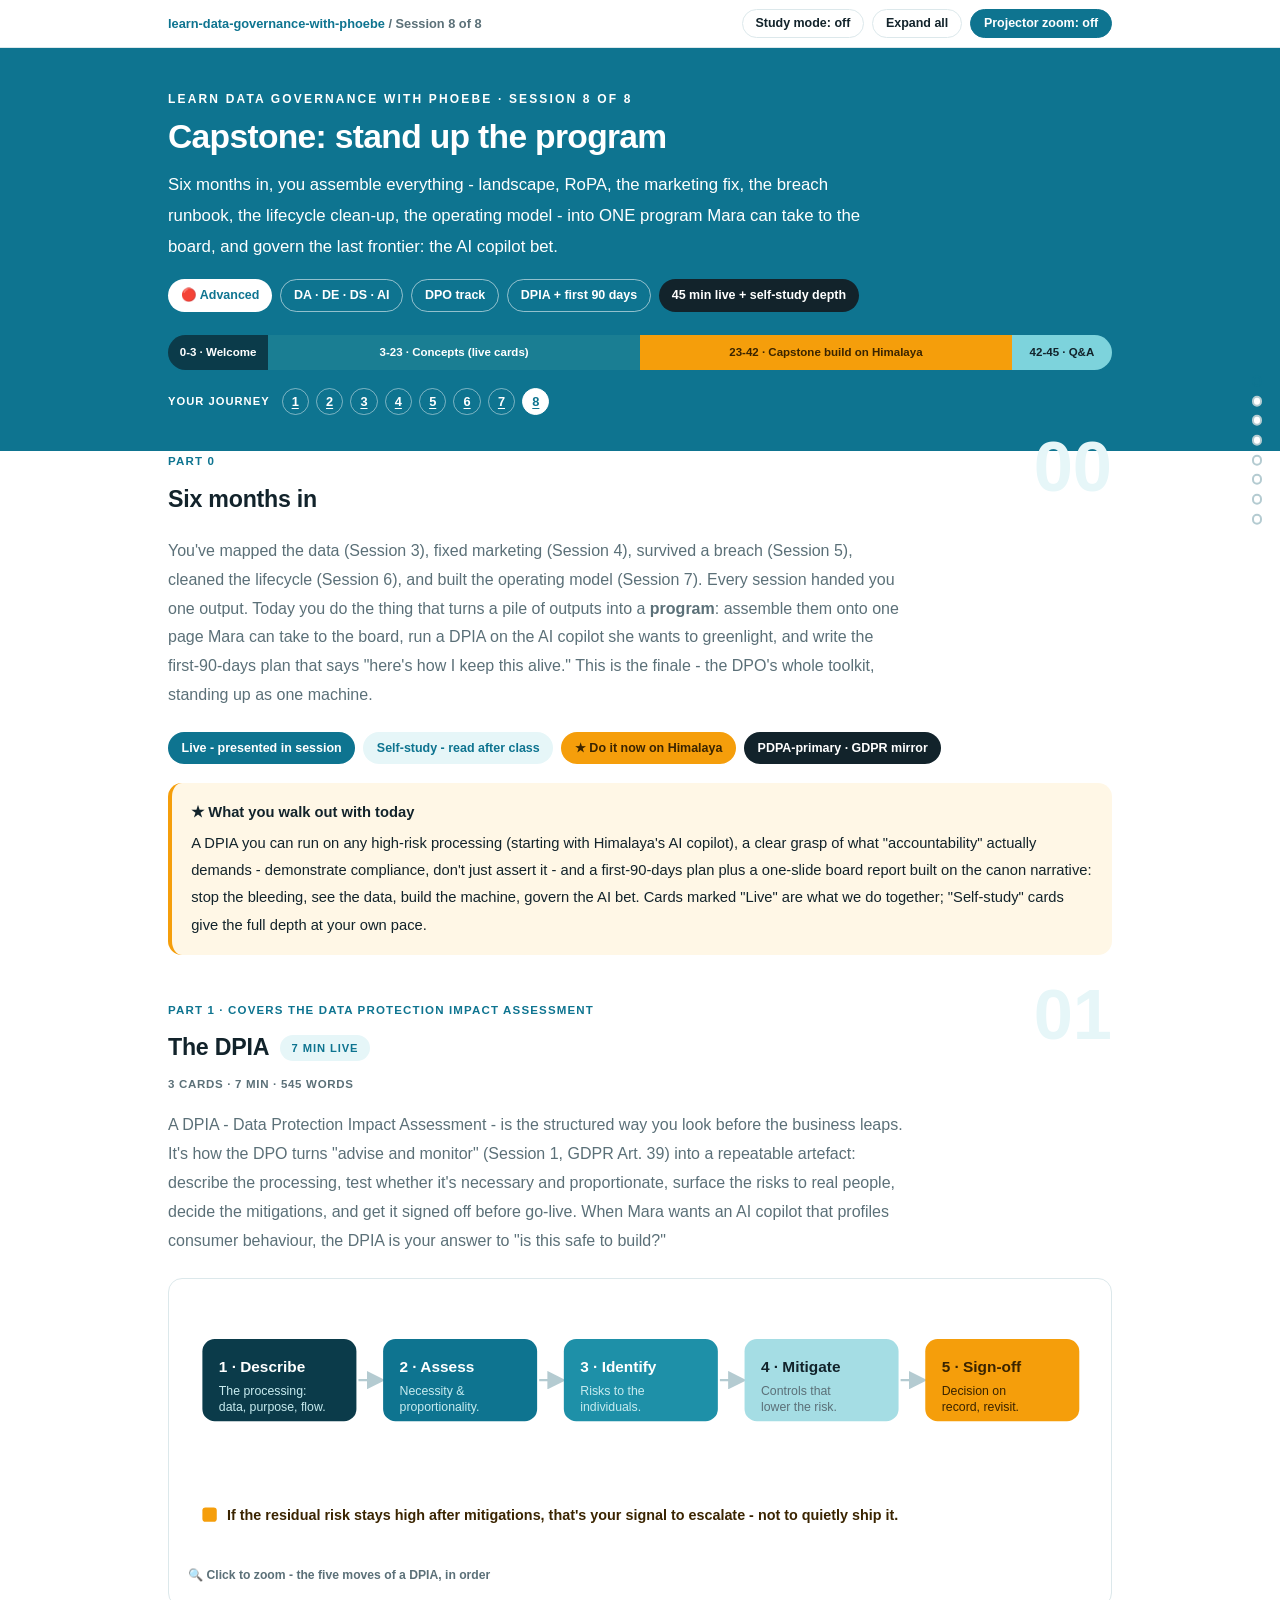
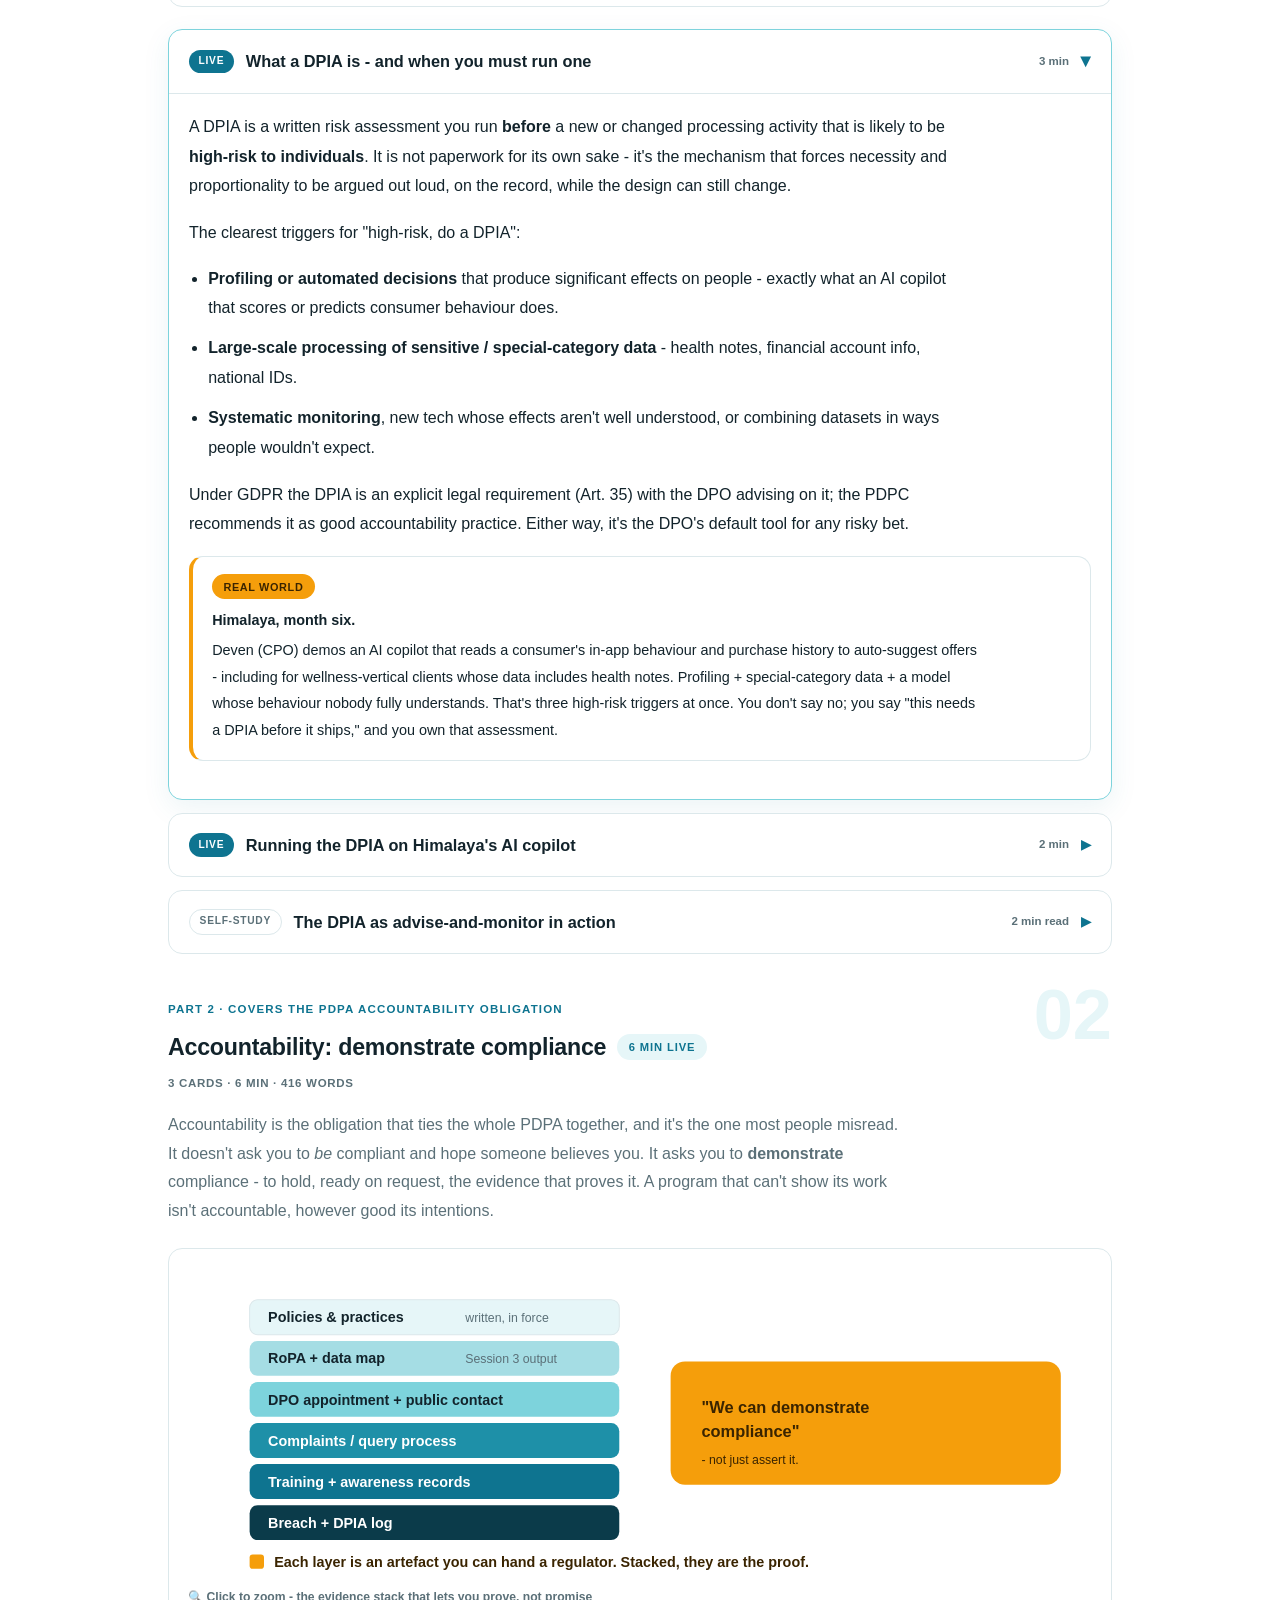
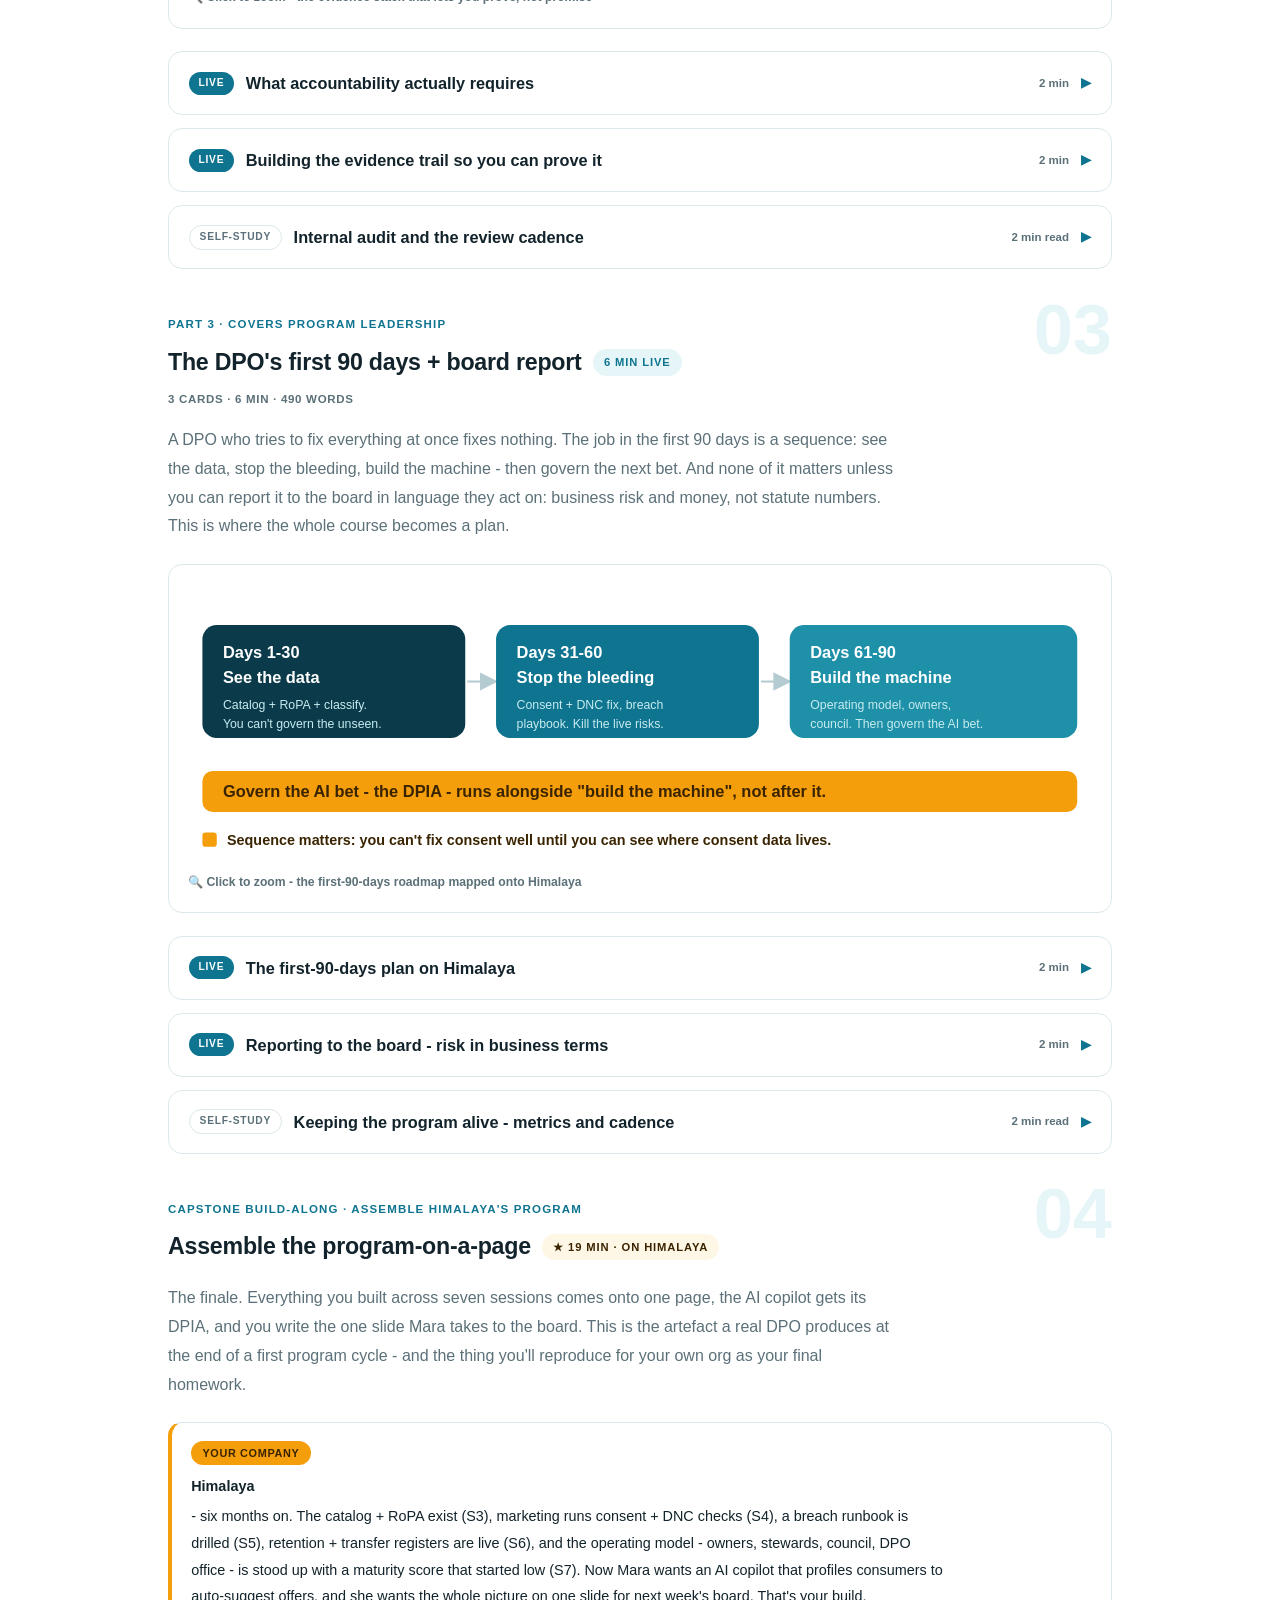
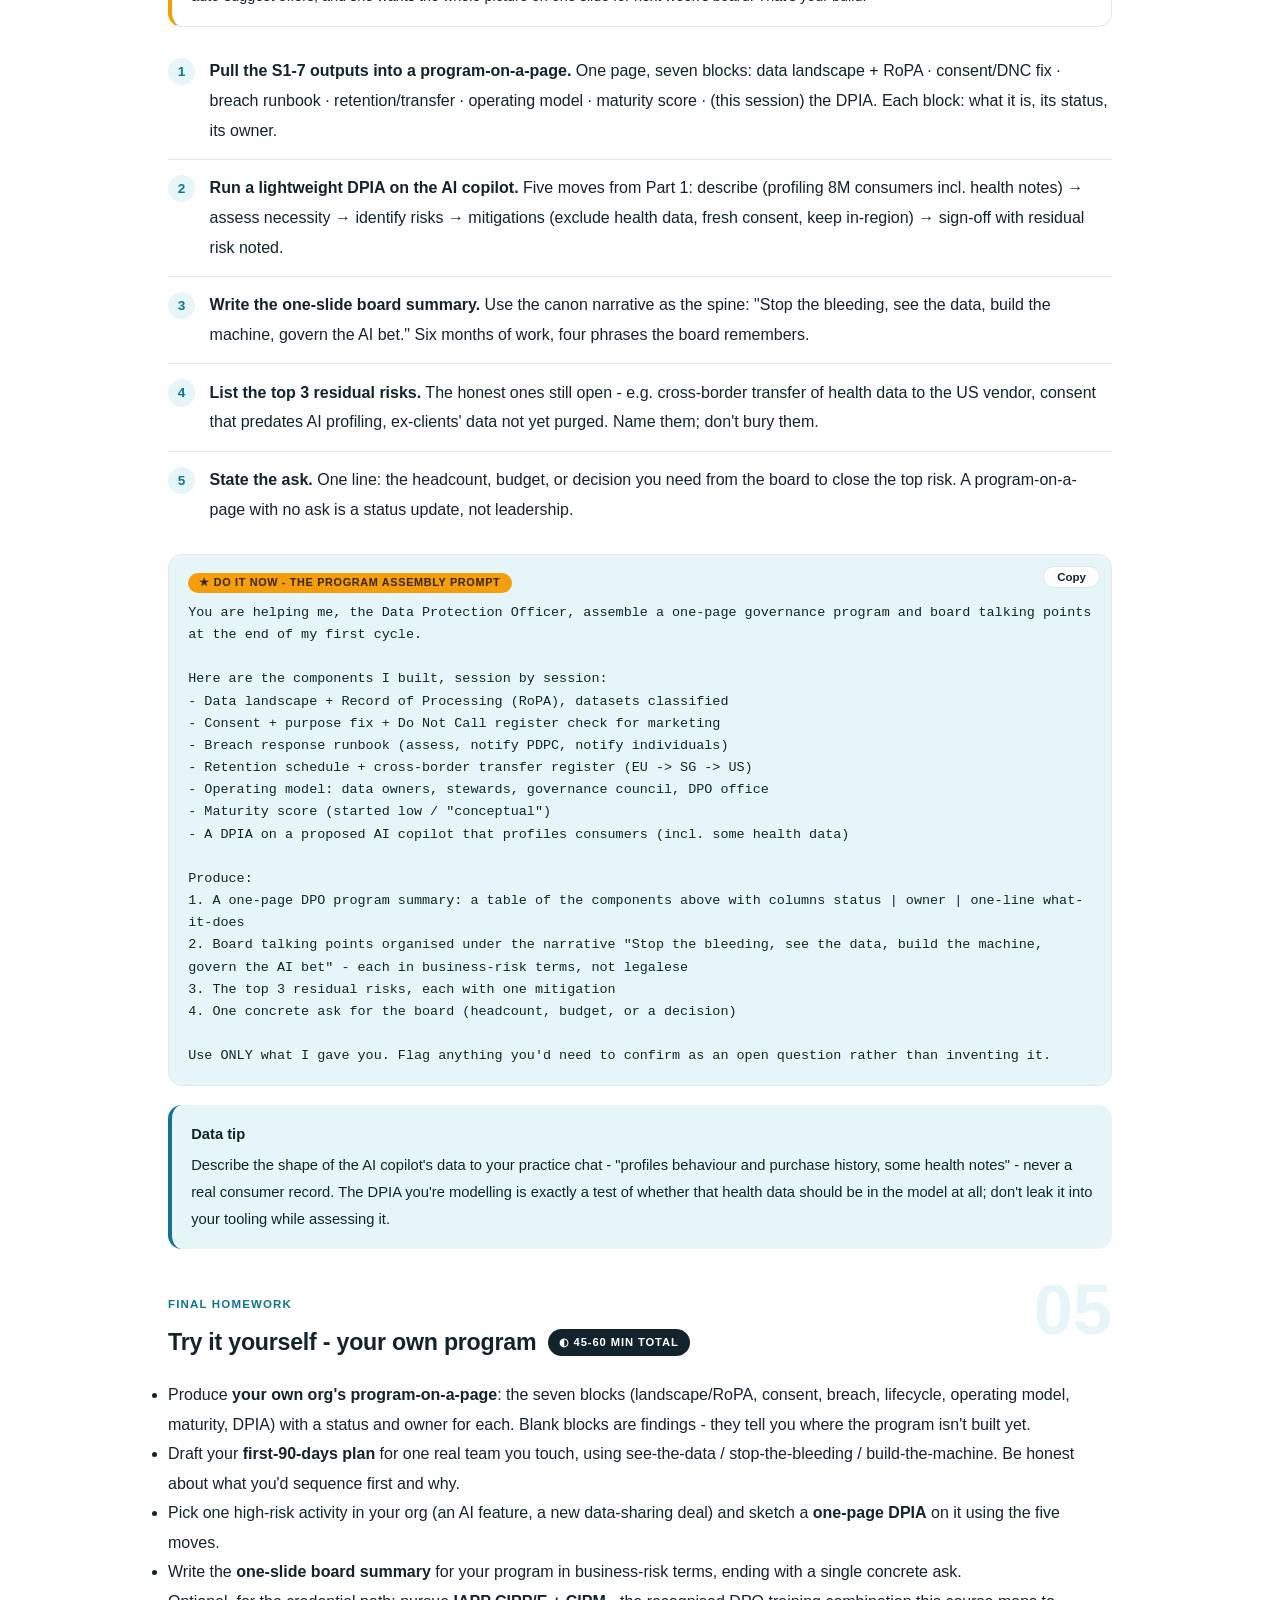
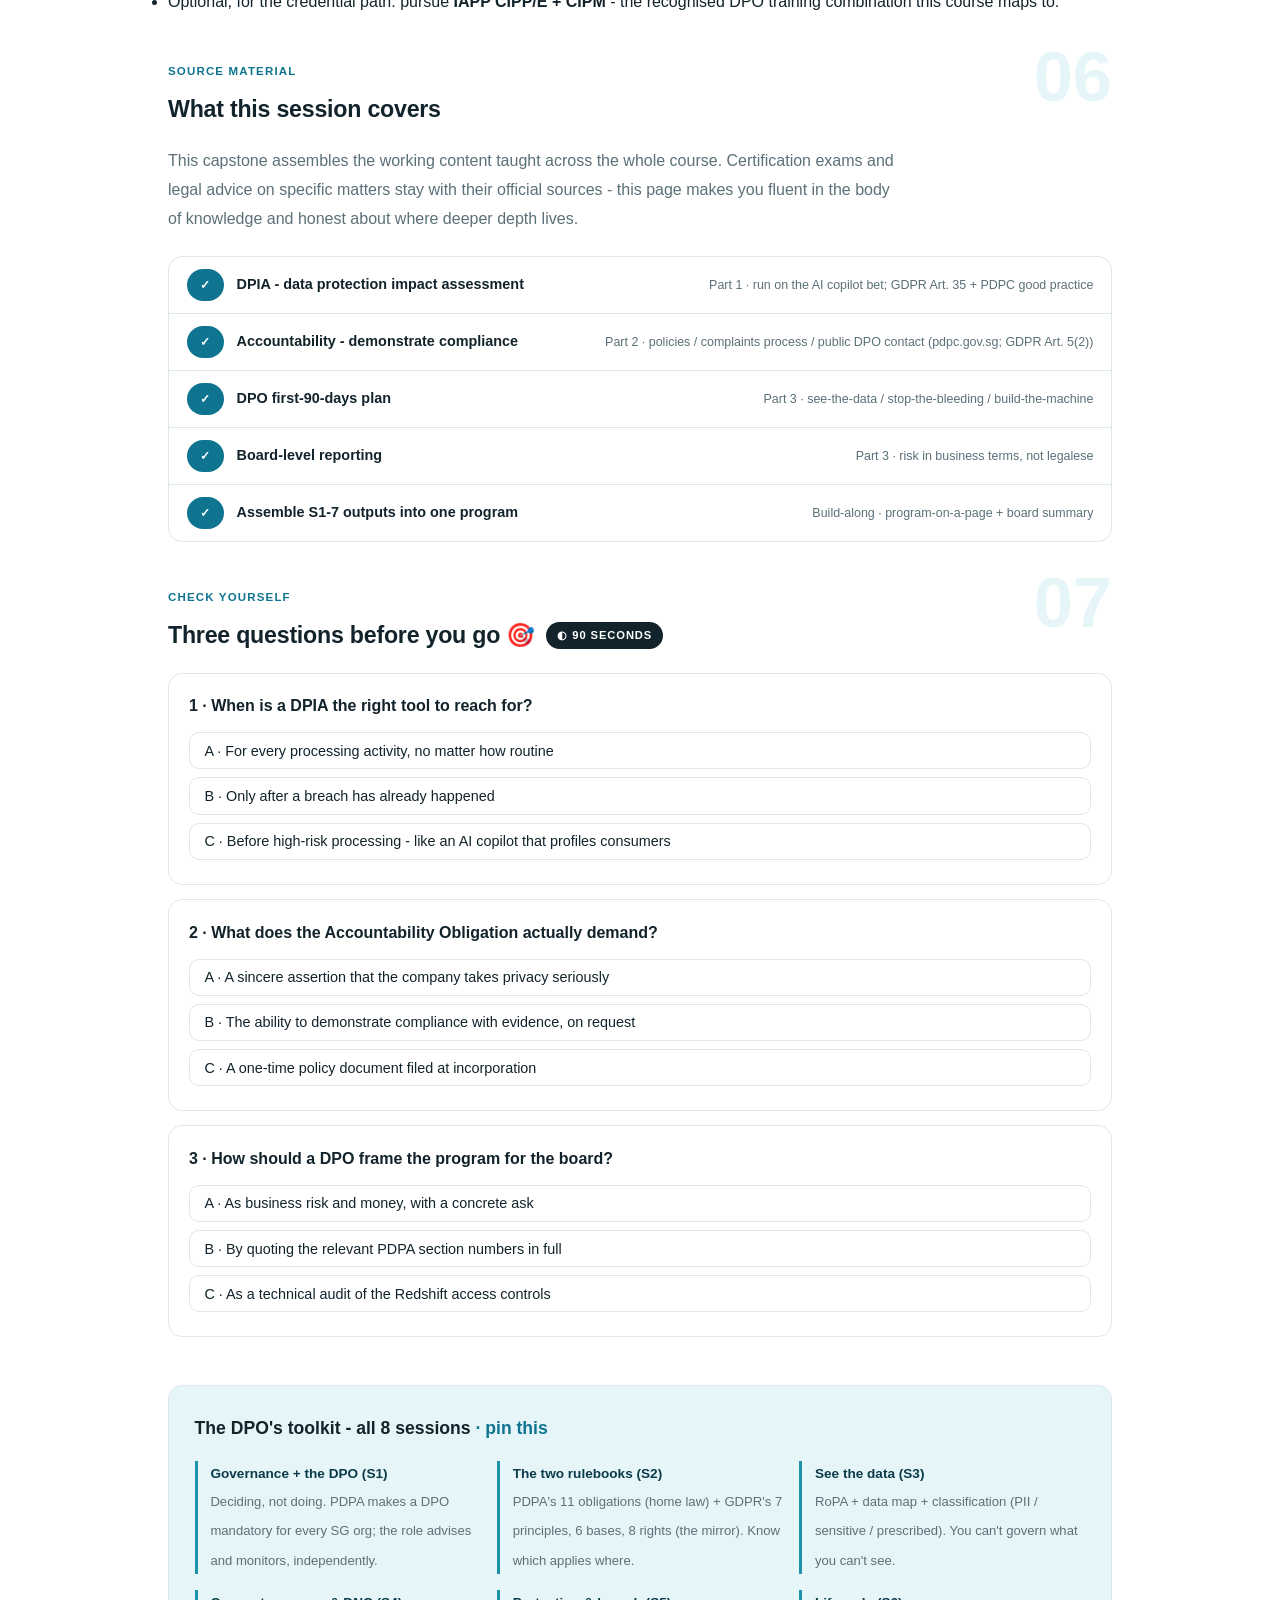
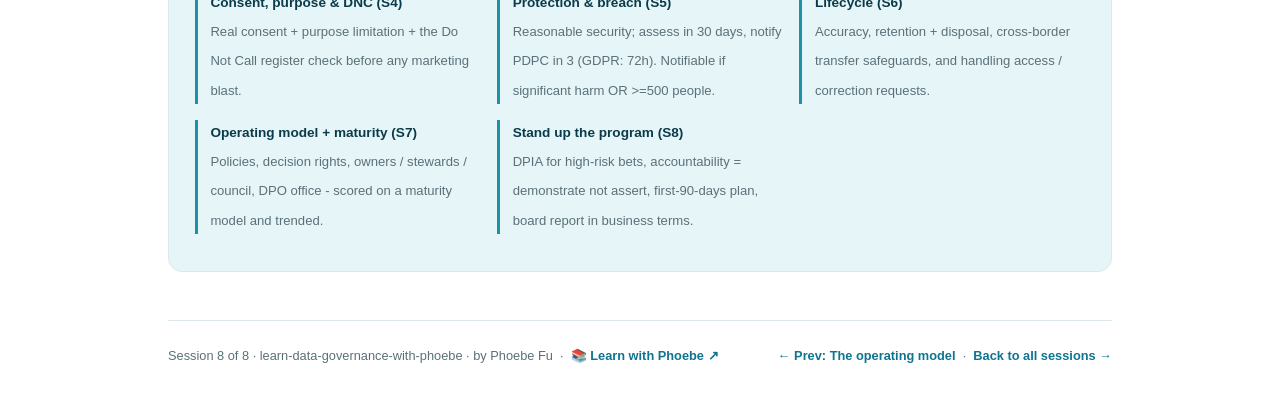
<file: courses/08-capstone.html>
<!DOCTYPE html>
<html lang="en">
<head>
<meta charset="UTF-8">
<meta name="viewport" content="width=device-width, initial-scale=1.0">
<!-- social:start -->
<meta name="description" content="You&#x27;ve mapped the data (Session 3), fixed marketing (Session 4), survived a breach (Session 5), cleaned the lifecycle (Session 6), and built the operating model (Session 7). Every session...">
<meta property="og:type" content="article">
<meta property="og:site_name" content="Learn with Phoebe">
<meta property="og:title" content="Capstone: stand up the program - learn data governance with phoebe">
<meta property="og:description" content="You&#x27;ve mapped the data (Session 3), fixed marketing (Session 4), survived a breach (Session 5), cleaned the lifecycle (Session 6), and built the operating model (Session 7). Every session...">
<meta property="og:url" content="https://phoebefu6.github.io/learn-data-governance-with-phoebe/courses/08-capstone.html">
<meta property="og:image" content="https://phoebefu6.github.io/learn-data-governance-with-phoebe/assets/og-cover.png">
<meta property="og:image:width" content="1200">
<meta property="og:image:height" content="630">
<meta name="twitter:card" content="summary_large_image">
<meta name="twitter:title" content="Capstone: stand up the program - learn data governance with phoebe">
<meta name="twitter:description" content="You&#x27;ve mapped the data (Session 3), fixed marketing (Session 4), survived a breach (Session 5), cleaned the lifecycle (Session 6), and built the operating model (Session 7). Every session...">
<meta name="twitter:image" content="https://phoebefu6.github.io/learn-data-governance-with-phoebe/assets/og-cover.png">
<!-- social:end -->
<title>Session 8 · Capstone: stand up the program - learn data governance with phoebe</title>
<link rel="stylesheet" href="../assets/style.css?v=38">
</head>
<body>

<div class="toolbar">
  <div class="wrap">
    <span class="crumb"><a href="../index.html">learn-data-governance-with-phoebe</a> / Session 8 of 8</span>
    <button class="btn" id="toggle-all" type="button">Expand all</button>
    <button class="btn primary" id="zoom-toggle" type="button">Projector zoom: off</button>
  </div>
</div>

<header class="masthead">
  <div class="wrap">
    <div class="eyebrow">Learn Data Governance with Phoebe · Session 8 of 8</div>
    <h1>Capstone: stand up the <span class="accent">program</span></h1>
    <p class="sub">Six months in, you assemble everything - landscape, RoPA, the marketing fix, the breach runbook, the lifecycle clean-up, the operating model - into ONE program Mara can take to the board, and govern the last frontier: the AI copilot bet.</p>
    <div class="chip-row">
      <span class="chip level">🔴 Advanced</span>
      <span class="chip audience">DA · DE · DS · AI</span>
      <span class="chip audience">DPO track</span>
      <span class="chip audience">DPIA + first 90 days</span>
      <span class="chip time">45 min live + self-study depth</span>
    </div>
    <div class="agenda">
      <span class="a1" style="flex:1">0-3 · Welcome</span>
      <span class="a2" style="flex:4">3-23 · Concepts (live cards)</span>
      <span class="a3" style="flex:4">23-42 · Capstone build on Himalaya</span>
      <span class="a4" style="flex:1">42-45 · Q&amp;A</span>
    </div>
  </div>
</header>

<main class="wrap">

  <!-- ============ INTRO ============ -->
  <section class="section" id="intro">
    <div class="section-kicker">
      <span class="klabel">Part 0</span>
      <h2>Six months in</h2>
    </div>
    <p class="lede">You've mapped the data (Session 3), fixed marketing (Session 4), survived a breach (Session 5), cleaned the lifecycle (Session 6), and built the operating model (Session 7). Every session handed you one output. Today you do the thing that turns a pile of outputs into a <strong>program</strong>: assemble them onto one page Mara can take to the board, run a DPIA on the AI copilot she wants to greenlight, and write the first-90-days plan that says "here's how I keep this alive." This is the finale - the DPO's whole toolkit, standing up as one machine.</p>
    <div class="legend">
      <span class="pill solid">Live - presented in session</span>
      <span class="pill light">Self-study - read after class</span>
      <span class="pill peach">★ Do it now on Himalaya</span>
      <span class="pill inkpill">PDPA-primary · GDPR mirror</span>
    </div>
    <div class="callout win">
      <strong>★ What you walk out with today</strong>
      A DPIA you can run on any high-risk processing (starting with Himalaya's AI copilot), a clear grasp of what "accountability" actually demands - demonstrate compliance, don't just assert it - and a first-90-days plan plus a one-slide board report built on the canon narrative: stop the bleeding, see the data, build the machine, govern the AI bet. Cards marked "Live" are what we do together; "Self-study" cards give the full depth at your own pace.
    </div>
  </section>

  <!-- ============ PART 1: THE DPIA ============ -->
  <section class="section" id="dpia">
    <div class="section-kicker">
      <span class="klabel">Part 1 · covers the Data Protection Impact Assessment</span>
      <h2>The DPIA <span class="tag concept">7 min live</span></h2>
    </div>
    <p class="lede">A DPIA - Data Protection Impact Assessment - is the structured way you look before the business leaps. It's how the DPO turns "advise and monitor" (Session 1, GDPR Art. 39) into a repeatable artefact: describe the processing, test whether it's necessary and proportionate, surface the risks to real people, decide the mitigations, and get it signed off before go-live. When Mara wants an AI copilot that profiles consumer behaviour, the DPIA is your answer to "is this safe to build?"</p>

    <figure class="zoomable">
      <svg viewBox="0 0 880 250" xmlns="http://www.w3.org/2000/svg" role="img" aria-label="The DPIA flow: describe processing, assess necessity, identify risks, mitigations, sign-off">
        <style>
          .dpfB { font: 700 15px Inter, sans-serif; fill: #FFFFFF; }
          .dpfBd { font: 700 15px Inter, sans-serif; fill: #12232B; }
          .dpfX { font: 400 12px Inter, sans-serif; fill: #C7EBEF; }
          .dpfXd { font: 400 12px Inter, sans-serif; fill: #5B7078; }
          .dpfA { stroke: #B4CBD1; stroke-width: 2; fill: none; marker-end: url(#dpfArr); }
          .dpfN { font: 600 14px Inter, sans-serif; fill: #3A2400; }
        </style>
        <defs>
          <marker id="dpfArr" markerWidth="9" markerHeight="9" refX="7" refY="4.5" orient="auto">
            <path d="M0,0 L9,4.5 L0,9 z" fill="#B4CBD1"/>
          </marker>
        </defs>
        <rect x="14" y="40" width="150" height="80" rx="12" fill="#0B3B4A"/>
        <text class="dpfB" x="30" y="72">1 · Describe</text>
        <text class="dpfX" x="30" y="94">The processing:</text>
        <text class="dpfX" x="30" y="110">data, purpose, flow.</text>
        <line class="dpfA" x1="166" y1="80" x2="188" y2="80"/>
        <rect x="190" y="40" width="150" height="80" rx="12" fill="#0E7490"/>
        <text class="dpfB" x="206" y="72">2 · Assess</text>
        <text class="dpfX" x="206" y="94">Necessity &amp;</text>
        <text class="dpfX" x="206" y="110">proportionality.</text>
        <line class="dpfA" x1="342" y1="80" x2="364" y2="80"/>
        <rect x="366" y="40" width="150" height="80" rx="12" fill="#1E90A8"/>
        <text class="dpfB" x="382" y="72">3 · Identify</text>
        <text class="dpfX" x="382" y="94">Risks to the</text>
        <text class="dpfX" x="382" y="110">individuals.</text>
        <line class="dpfA" x1="518" y1="80" x2="540" y2="80"/>
        <rect x="542" y="40" width="150" height="80" rx="12" fill="#A5DDE4"/>
        <text class="dpfBd" x="558" y="72">4 · Mitigate</text>
        <text class="dpfXd" x="558" y="94">Controls that</text>
        <text class="dpfXd" x="558" y="110">lower the risk.</text>
        <line class="dpfA" x1="694" y1="80" x2="716" y2="80"/>
        <rect x="718" y="40" width="150" height="80" rx="12" fill="#F59E0B"/>
        <text class="dpfBd" x="734" y="72" style="fill:#3A2400">5 · Sign-off</text>
        <text class="dpfXd" x="734" y="94" style="fill:#3A2400">Decision on</text>
        <text class="dpfXd" x="734" y="110" style="fill:#3A2400">record, revisit.</text>
        <rect x="14" y="204" width="14" height="14" rx="3" fill="#F59E0B"/>
        <text class="dpfN" x="38" y="216">If the residual risk stays high after mitigations, that's your signal to escalate - not to quietly ship it.</text>
      </svg>
      <figcaption>🔍 Click to zoom - the five moves of a DPIA, in order</figcaption>
    </figure>

    <details class="card" open>
      <summary><span class="mode live">Live</span>What a DPIA is - and when you must run one<span class="mini">3 min</span><span class="caret">▶</span></summary>
      <div class="body">
        <p>A DPIA is a written risk assessment you run <strong>before</strong> a new or changed processing activity that is likely to be <strong>high-risk to individuals</strong>. It is not paperwork for its own sake - it's the mechanism that forces necessity and proportionality to be argued out loud, on the record, while the design can still change.</p>
        <p>The clearest triggers for "high-risk, do a DPIA":</p>
        <ul>
          <li><strong>Profiling or automated decisions</strong> that produce significant effects on people - exactly what an AI copilot that scores or predicts consumer behaviour does.</li>
          <li><strong>Large-scale processing of sensitive / special-category data</strong> - health notes, financial account info, national IDs.</li>
          <li><strong>Systematic monitoring</strong>, new tech whose effects aren't well understood, or combining datasets in ways people wouldn't expect.</li>
        </ul>
        <p>Under GDPR the DPIA is an explicit legal requirement (Art. 35) with the DPO advising on it; the PDPC recommends it as good accountability practice. Either way, it's the DPO's default tool for any risky bet.</p>
        <div class="callout example">
          <span class="ex-pill">Real world</span>
          <p><strong>Himalaya, month six.</strong> Deven (CPO) demos an AI copilot that reads a consumer's in-app behaviour and purchase history to auto-suggest offers - including for wellness-vertical clients whose data includes health notes. Profiling + special-category data + a model whose behaviour nobody fully understands. That's three high-risk triggers at once. You don't say no; you say "this needs a DPIA before it ships," and you own that assessment.</p>
        </div>
      </div>
    </details>

    <details class="card">
      <summary><span class="mode live">Live</span>Running the DPIA on Himalaya's AI copilot<span class="mini">2 min</span><span class="caret">▶</span></summary>
      <div class="body">
        <p>Walk the five moves against the copilot and watch the risks fall out:</p>
        <table class="clean">
          <thead><tr><th>Step</th><th>What you write for the copilot</th></tr></thead>
          <tbody>
            <tr><td>Describe</td><td>Model profiles 8M consumers on behaviour + purchase history + (for wellness clients) health notes, to auto-suggest offers. Data lands in Redshift, may hit the US vendor.</td></tr>
            <tr><td>Assess</td><td>Is health data <em>necessary</em> for the suggestion, or can the model run without it? Is profiling proportionate to the benefit? Often the answer trims the scope.</td></tr>
            <tr><td>Identify risks</td><td>Discriminatory offers, health inference, consent that never covered AI profiling, cross-border exposure of special-category data.</td></tr>
            <tr><td>Mitigate</td><td>Exclude health notes from the feature; add a lawful basis + fresh consent for profiling; human-review path; keep it in-region.</td></tr>
            <tr><td>Sign-off</td><td>Residual risk documented, Mara signs, revisit date set. If health data can't be excluded, escalate before launch.</td></tr>
          </tbody>
        </table>
        <div class="callout tip">
          <strong>DPO instinct</strong>
          The DPIA's real power is that it moves the argument to before launch. "We should have thought about that" becomes "we did think about that, here's the record" - which is exactly what accountability (Part 2) asks you to prove.
        </div>
      </div>
    </details>

    <details class="card">
      <summary><span class="mode self">Self-study</span>The DPIA as advise-and-monitor in action<span class="mini">2 min read</span><span class="caret">▶</span></summary>
      <div class="body">
        <p>Trace it back to Session 1. GDPR Art. 39 lists the DPO's tasks, and one of them is to <strong>advise on and monitor the performance of DPIAs</strong>. The DPIA is where the abstract "advise and monitor" duty becomes a concrete, signable artefact.</p>
        <ul>
          <li><strong>You advise, you don't decide.</strong> The controller (the business) owns the go/no-go; the DPO advises on risk and mitigations, and that advice goes on the record - including where it wasn't followed.</li>
          <li><strong>It's a living document.</strong> A DPIA isn't done at launch; it's revisited when the processing changes - a new data source, a new model version, a new vendor.</li>
          <li><strong>It feeds the evidence stack.</strong> Every completed DPIA is a brick in the accountability wall you'll build in Part 2 - proof that risky processing was assessed, not assumed safe.</li>
        </ul>
        <p>Keep DPIAs in a register alongside your RoPA. When a regulator asks "how do you handle high-risk processing?", the register is your answer.</p>
      </div>
    </details>
  </section>

  <!-- ============ PART 2: ACCOUNTABILITY ============ -->
  <section class="section" id="accountability">
    <div class="section-kicker">
      <span class="klabel">Part 2 · covers the PDPA Accountability Obligation</span>
      <h2>Accountability: demonstrate compliance <span class="tag concept">6 min live</span></h2>
    </div>
    <p class="lede">Accountability is the obligation that ties the whole PDPA together, and it's the one most people misread. It doesn't ask you to <em>be</em> compliant and hope someone believes you. It asks you to <strong>demonstrate</strong> compliance - to hold, ready on request, the evidence that proves it. A program that can't show its work isn't accountable, however good its intentions.</p>

    <figure class="zoomable">
      <svg viewBox="0 0 880 300" xmlns="http://www.w3.org/2000/svg" role="img" aria-label="The accountability evidence stack: policies, RoPA, DPO appointment, complaints process, training, breach log">
        <style>
          .aesB { font: 700 14px Inter, sans-serif; fill: #FFFFFF; }
          .aesBd { font: 700 14px Inter, sans-serif; fill: #12232B; }
          .aesX { font: 400 12px Inter, sans-serif; fill: #C7EBEF; }
          .aesXd { font: 400 12px Inter, sans-serif; fill: #5B7078; }
          .aesCap { font: 700 16px Inter, sans-serif; fill: #FFFFFF; }
          .aesN { font: 600 14px Inter, sans-serif; fill: #3A2400; }
        </style>
        <rect x="60" y="30" width="360" height="34" rx="8" fill="#E6F6F8" stroke="#DCE8EB"/>
        <text class="aesBd" x="78" y="52">Policies &amp; practices</text>
        <text class="aesXd" x="270" y="52">written, in force</text>
        <rect x="60" y="70" width="360" height="34" rx="8" fill="#A5DDE4"/>
        <text class="aesBd" x="78" y="92">RoPA + data map</text>
        <text class="aesXd" x="270" y="92">Session 3 output</text>
        <rect x="60" y="110" width="360" height="34" rx="8" fill="#7DD3DC"/>
        <text class="aesBd" x="78" y="132">DPO appointment + public contact</text>
        <rect x="60" y="150" width="360" height="34" rx="8" fill="#1E90A8"/>
        <text class="aesB" x="78" y="172">Complaints / query process</text>
        <rect x="60" y="190" width="360" height="34" rx="8" fill="#0E7490"/>
        <text class="aesB" x="78" y="212">Training + awareness records</text>
        <rect x="60" y="230" width="360" height="34" rx="8" fill="#0B3B4A"/>
        <text class="aesB" x="78" y="252">Breach + DPIA log</text>
        <rect x="470" y="90" width="380" height="120" rx="14" fill="#F59E0B"/>
        <text class="aesCap" x="500" y="140" style="fill:#3A2400">"We can demonstrate</text>
        <text class="aesCap" x="500" y="164" style="fill:#3A2400">compliance"</text>
        <text class="aesXd" x="500" y="190" style="fill:#3A2400">- not just assert it.</text>
        <rect x="60" y="278" width="14" height="14" rx="3" fill="#F59E0B"/>
        <text class="aesN" x="84" y="290">Each layer is an artefact you can hand a regulator. Stacked, they are the proof.</text>
      </svg>
      <figcaption>🔍 Click to zoom - the evidence stack that lets you prove, not promise</figcaption>
    </figure>

    <details class="card">
      <summary><span class="mode live">Live</span>What accountability actually requires<span class="mini">2 min</span><span class="caret">▶</span></summary>
      <div class="body">
        <p>The PDPA Accountability Obligation (and GDPR's accountability principle, Art. 5(2)) asks an organisation to take responsibility for the data in its care and to be <strong>able to show</strong> it. In practice that means having, ready on request:</p>
        <ul>
          <li><strong>Data protection policies and practices</strong> - written, in force, and available on request.</li>
          <li><strong>A DPO who is appointed and whose business contact is public</strong> - the named, reachable point (Session 1).</li>
          <li><strong>A process to receive and respond to complaints and queries</strong> - a real channel, not a black hole.</li>
          <li><strong>Staff who know the policies</strong> - communicated internally, with training on record.</li>
        </ul>
        <div class="callout example">
          <span class="ex-pill">Real world</span>
          <p>The PDPC calls Himalaya after a consumer complaint about the marketing blasts. The first question isn't "are you compliant?" - it's "show me your policy, your consent records, and your complaints log." Six months ago the honest answer was a shrug. Now you open the evidence stack and walk them through it. That difference - shrug to stack - is the whole job.</p>
        </div>
      </div>
    </details>

    <details class="card">
      <summary><span class="mode live">Live</span>Building the evidence trail so you can prove it<span class="mini">2 min</span><span class="caret">▶</span></summary>
      <div class="body">
        <p>"Demonstrate, don't assert" changes how you work day to day. Every governance action should leave a durable artefact behind, filed where you can find it under pressure:</p>
        <ul>
          <li><strong>Decisions get written down</strong> - the DPIA sign-off, the consent-model change, the retention schedule - with dates and owners.</li>
          <li><strong>The RoPA is the backbone</strong> - your Session 3 record of processing is the single document that answers "what do you hold and why."</li>
          <li><strong>Logs accumulate</strong> - the breach register, the DPIA register, the DSAR log, training completions. Boring to keep, priceless when asked.</li>
        </ul>
        <div class="callout tip">
          <strong>Say it right</strong>
          "Trust me, we're careful" is not accountability - it's the opposite. Accountability is the folder you can open the moment someone doubts you. Build the folder while things are calm, because you won't have time once a complaint or breach lands.
        </div>
      </div>
    </details>

    <details class="card">
      <summary><span class="mode self">Self-study</span>Internal audit and the review cadence<span class="mini">2 min read</span><span class="caret">▶</span></summary>
      <div class="body">
        <p>Evidence goes stale. A policy written last year that nobody follows is worse than no policy - it's documented negligence. Accountability is therefore a <strong>cycle</strong>, not a one-off build:</p>
        <table class="clean">
          <thead><tr><th>Cadence</th><th>What you check</th></tr></thead>
          <tbody>
            <tr><td>Continuous</td><td>Logs fill themselves - breaches, DSARs, DPIAs, training completions - as events happen.</td></tr>
            <tr><td>Quarterly</td><td>Spot-check that policies match reality; review open risks and the DPIA register.</td></tr>
            <tr><td>Annually</td><td>Full internal audit: RoPA still accurate? Retention schedule honoured? Transfers still safeguarded? Re-score maturity (Session 7).</td></tr>
          </tbody>
        </table>
        <p>An internal audit is just the DPO's "monitor" duty done on a schedule. It's also where you catch drift early - a new data source nobody added to the RoPA, a vendor whose contract lapsed - before a regulator or a breach catches it for you.</p>
      </div>
    </details>
  </section>

  <!-- ============ PART 3: FIRST 90 DAYS + BOARD REPORT ============ -->
  <section class="section" id="first-90-days">
    <div class="section-kicker">
      <span class="klabel">Part 3 · covers program leadership</span>
      <h2>The DPO's first 90 days + board report <span class="tag concept">6 min live</span></h2>
    </div>
    <p class="lede">A DPO who tries to fix everything at once fixes nothing. The job in the first 90 days is a sequence: see the data, stop the bleeding, build the machine - then govern the next bet. And none of it matters unless you can report it to the board in language they act on: business risk and money, not statute numbers. This is where the whole course becomes a plan.</p>

    <figure class="zoomable">
      <svg viewBox="0 0 880 270" xmlns="http://www.w3.org/2000/svg" role="img" aria-label="A 90-day roadmap: days 1-30 see the data, 31-60 stop the bleeding, 61-90 build the machine">
        <style>
          .rdmB { font: 700 16px Inter, sans-serif; fill: #FFFFFF; }
          .rdmBd { font: 700 16px Inter, sans-serif; fill: #12232B; }
          .rdmX { font: 400 12px Inter, sans-serif; fill: #C7EBEF; }
          .rdmXd { font: 400 12px Inter, sans-serif; fill: #5B7078; }
          .rdmA { stroke: #B4CBD1; stroke-width: 2; fill: none; marker-end: url(#rdmArr); }
          .rdmN { font: 600 14px Inter, sans-serif; fill: #3A2400; }
        </style>
        <defs>
          <marker id="rdmArr" markerWidth="9" markerHeight="9" refX="7" refY="4.5" orient="auto">
            <path d="M0,0 L9,4.5 L0,9 z" fill="#B4CBD1"/>
          </marker>
        </defs>
        <rect x="14" y="40" width="256" height="110" rx="14" fill="#0B3B4A"/>
        <text class="rdmB" x="34" y="72">Days 1-30</text>
        <text class="rdmB" x="34" y="96">See the data</text>
        <text class="rdmX" x="34" y="122">Catalog + RoPA + classify.</text>
        <text class="rdmX" x="34" y="140">You can't govern the unseen.</text>
        <line class="rdmA" x1="272" y1="95" x2="298" y2="95"/>
        <rect x="300" y="40" width="256" height="110" rx="14" fill="#0E7490"/>
        <text class="rdmB" x="320" y="72">Days 31-60</text>
        <text class="rdmB" x="320" y="96">Stop the bleeding</text>
        <text class="rdmX" x="320" y="122">Consent + DNC fix, breach</text>
        <text class="rdmX" x="320" y="140">playbook. Kill the live risks.</text>
        <line class="rdmA" x1="558" y1="95" x2="584" y2="95"/>
        <rect x="586" y="40" width="280" height="110" rx="14" fill="#1E90A8"/>
        <text class="rdmB" x="606" y="72">Days 61-90</text>
        <text class="rdmB" x="606" y="96">Build the machine</text>
        <text class="rdmX" x="606" y="122">Operating model, owners,</text>
        <text class="rdmX" x="606" y="140">council. Then govern the AI bet.</text>
        <rect x="14" y="182" width="852" height="40" rx="10" fill="#F59E0B"/>
        <text class="rdmBd" x="34" y="207" style="fill:#3A2400">Govern the AI bet - the DPIA - runs alongside "build the machine", not after it.</text>
        <rect x="14" y="242" width="14" height="14" rx="3" fill="#F59E0B"/>
        <text class="rdmN" x="38" y="254">Sequence matters: you can't fix consent well until you can see where consent data lives.</text>
      </svg>
      <figcaption>🔍 Click to zoom - the first-90-days roadmap mapped onto Himalaya</figcaption>
    </figure>

    <details class="card">
      <summary><span class="mode live">Live</span>The first-90-days plan on Himalaya<span class="mini">2 min</span><span class="caret">▶</span></summary>
      <div class="body">
        <p>The canon narrative <em>is</em> the plan. Each phase maps to sessions you've already done, so the 90 days assemble the course:</p>
        <ul>
          <li><strong>See the data (days 1-30)</strong> - build the catalog, RoPA, and classification (Session 3). Until you can name what you hold and why, every other fix is guesswork.</li>
          <li><strong>Stop the bleeding (days 31-60)</strong> - the live, headline-making risks: fix consent + purpose + the DNC check before Ilsa's next 8M blast (Session 4), and stand up the breach playbook (Session 5). These stop new harm.</li>
          <li><strong>Build the machine (days 61-90)</strong> - the operating model: policies, decision rights, owners / stewards / council, the DPO office (Session 7), plus the lifecycle clean-up (Session 6).</li>
          <li><strong>Govern the AI bet</strong> - run the DPIA on the copilot (Part 1), which happens alongside the build, not after it.</li>
        </ul>
        <div class="callout example">
          <span class="ex-pill">Real world</span>
          <p>Mara's instinct on day one was "fix the marketing thing, it's the loud one." You pushed back, gently: you can't fix consent well until the catalog tells you where consent data actually lives. So days 1-30 went to seeing the data - and by day 45, the marketing fix landed faster because you weren't fixing blind. Sequence bought speed.</p>
        </div>
      </div>
    </details>

    <details class="card">
      <summary><span class="mode live">Live</span>Reporting to the board - risk in business terms<span class="mini">2 min</span><span class="caret">▶</span></summary>
      <div class="body">
        <p>A board doesn't want to hear "we breached Section 24 of the PDPA." It wants to hear "here's the exposure in dollars, here's what we've closed, here's what's left, here's what I need." Translate every legal fact into business language:</p>
        <ul>
          <li><strong>Lead with exposure, not statute.</strong> "An un-notified breach can cost up to S$1M or 10% of SG turnover, plus the customers we'd lose" beats quoting the section number.</li>
          <li><strong>Show the trend, not the detail.</strong> Where were we six months ago, where are we now, on the maturity score (Session 7). Boards move on direction of travel.</li>
          <li><strong>Make the ask concrete.</strong> Headcount, budget, or a decision - one slide, three bullets. Never leave the board wondering what you needed from them.</li>
        </ul>
        <div class="callout tip">
          <strong>DPO instinct</strong>
          The board report is your independence made visible. Reporting to the top (Session 1) only protects you if you actually use the channel - and use it in their language, so the risk you see becomes a risk they own.
        </div>
      </div>
    </details>

    <details class="card">
      <summary><span class="mode self">Self-study</span>Keeping the program alive - metrics and cadence<span class="mini">2 min read</span><span class="caret">▶</span></summary>
      <div class="body">
        <p>Day 91 is where most programs quietly die - the crisis passed, attention moved on. A live program runs on a small set of metrics reported on a fixed cadence:</p>
        <table class="clean">
          <thead><tr><th>Metric</th><th>What it tells the board</th></tr></thead>
          <tbody>
            <tr><td>% datasets in the RoPA with an owner</td><td>Coverage - how much of the estate is actually governed.</td></tr>
            <tr><td>DSARs handled within the deadline</td><td>The program works for real people, not just on paper.</td></tr>
            <tr><td>Open high risks / overdue DPIAs</td><td>Where the next headline could come from.</td></tr>
            <tr><td>Maturity score, trended</td><td>Are we climbing off "conceptual" (Session 7) or stalling?</td></tr>
          </tbody>
        </table>
        <p>Pair the metrics with a cadence: a monthly DPO update, a quarterly risk review with the council, an annual board report and audit. The cadence is what turns a heroic first 90 days into a program that outlives the DPO who started it.</p>
      </div>
    </details>
  </section>

  <!-- ============ CAPSTONE BUILD-ALONG ============ -->
  <section class="section" id="build">
    <div class="section-kicker">
      <span class="klabel">Capstone build-along · assemble Himalaya's program</span>
      <h2>Assemble the program-on-a-page <span class="tag demo">★ 19 min · on Himalaya</span></h2>
    </div>
    <p class="lede">The finale. Everything you built across seven sessions comes onto one page, the AI copilot gets its DPIA, and you write the one slide Mara takes to the board. This is the artefact a real DPO produces at the end of a first program cycle - and the thing you'll reproduce for your own org as your final homework.</p>

    <div class="callout example">
      <span class="ex-pill">Your company</span>
      <p><strong>Himalaya</strong> - six months on. The catalog + RoPA exist (S3), marketing runs consent + DNC checks (S4), a breach runbook is drilled (S5), retention + transfer registers are live (S6), and the operating model - owners, stewards, council, DPO office - is stood up with a maturity score that started low (S7). Now Mara wants an AI copilot that profiles consumers to auto-suggest offers, and she wants the whole picture on one slide for next week's board. That's your build.</p>
    </div>

    <div class="steps">
      <div class="step"><p><strong>Pull the S1-7 outputs into a program-on-a-page.</strong> One page, seven blocks: data landscape + RoPA · consent/DNC fix · breach runbook · retention/transfer · operating model · maturity score · (this session) the DPIA. Each block: what it is, its status, its owner.</p></div>
      <div class="step"><p><strong>Run a lightweight DPIA on the AI copilot.</strong> Five moves from Part 1: describe (profiling 8M consumers incl. health notes) → assess necessity → identify risks → mitigations (exclude health data, fresh consent, keep in-region) → sign-off with residual risk noted.</p></div>
      <div class="step"><p><strong>Write the one-slide board summary.</strong> Use the canon narrative as the spine: "Stop the bleeding, see the data, build the machine, govern the AI bet." Six months of work, four phrases the board remembers.</p></div>
      <div class="step"><p><strong>List the top 3 residual risks.</strong> The honest ones still open - e.g. cross-border transfer of health data to the US vendor, consent that predates AI profiling, ex-clients' data not yet purged. Name them; don't bury them.</p></div>
      <div class="step"><p><strong>State the ask.</strong> One line: the headcount, budget, or decision you need from the board to close the top risk. A program-on-a-page with no ask is a status update, not leadership.</p></div>
    </div>

    <div class="prompt-box good"><span class="label">★ Do it now - the program assembly prompt</span>You are helping me, the Data Protection Officer, assemble a one-page governance program and board talking points at the end of my first cycle.

Here are the components I built, session by session:
- Data landscape + Record of Processing (RoPA), datasets classified
- Consent + purpose fix + Do Not Call register check for marketing
- Breach response runbook (assess, notify PDPC, notify individuals)
- Retention schedule + cross-border transfer register (EU -&gt; SG -&gt; US)
- Operating model: data owners, stewards, governance council, DPO office
- Maturity score (started low / "conceptual")
- A DPIA on a proposed AI copilot that profiles consumers (incl. some health data)

Produce:
1. A one-page DPO program summary: a table of the components above with columns status | owner | one-line what-it-does
2. Board talking points organised under the narrative "Stop the bleeding, see the data, build the machine, govern the AI bet" - each in business-risk terms, not legalese
3. The top 3 residual risks, each with one mitigation
4. One concrete ask for the board (headcount, budget, or a decision)

Use ONLY what I gave you. Flag anything you'd need to confirm as an open question rather than inventing it.</div>

    <div class="callout tip">
      <strong>Data tip</strong>
      Describe the shape of the AI copilot's data to your practice chat - "profiles behaviour and purchase history, some health notes" - never a real consumer record. The DPIA you're modelling is exactly a test of whether that health data should be in the model at all; don't leak it into your tooling while assessing it.
    </div>
  </section>

  <!-- ============ HOMEWORK ============ -->
  <section class="section" id="exercise">
    <div class="section-kicker">
      <span class="klabel">Final homework</span>
      <h2>Try it yourself - your own program <span class="tag exercise">◐ 45-60 min total</span></h2>
    </div>
    <ul>
      <li>Produce <strong>your own org's program-on-a-page</strong>: the seven blocks (landscape/RoPA, consent, breach, lifecycle, operating model, maturity, DPIA) with a status and owner for each. Blank blocks are findings - they tell you where the program isn't built yet.</li>
      <li>Draft your <strong>first-90-days plan</strong> for one real team you touch, using see-the-data / stop-the-bleeding / build-the-machine. Be honest about what you'd sequence first and why.</li>
      <li>Pick one high-risk activity in your org (an AI feature, a new data-sharing deal) and sketch a <strong>one-page DPIA</strong> on it using the five moves.</li>
      <li>Write the <strong>one-slide board summary</strong> for your program in business-risk terms, ending with a single concrete ask.</li>
      <li>Optional, for the credential path: pursue <strong>IAPP CIPP/E + CIPM</strong> - the recognised DPO training combination this course maps to.</li>
    </ul>
  </section>

  <!-- ============ SOURCES COVERED ============ -->
  <section class="section" id="official">
    <div class="section-kicker">
      <span class="klabel">Source material</span>
      <h2>What this session covers</h2>
    </div>
    <p class="lede">This capstone assembles the working content taught across the whole course. Certification exams and legal advice on specific matters stay with their official sources - this page makes you fluent in the body of knowledge and honest about where deeper depth lives.</p>
    <div class="covered">
      <div class="covered-row"><span class="status pill solid">✓</span><span class="name">DPIA - data protection impact assessment</span><span class="note">Part 1 · run on the AI copilot bet; GDPR Art. 35 + PDPC good practice</span></div>
      <div class="covered-row"><span class="status pill solid">✓</span><span class="name">Accountability - demonstrate compliance</span><span class="note">Part 2 · policies / complaints process / public DPO contact (pdpc.gov.sg; GDPR Art. 5(2))</span></div>
      <div class="covered-row"><span class="status pill solid">✓</span><span class="name">DPO first-90-days plan</span><span class="note">Part 3 · see-the-data / stop-the-bleeding / build-the-machine</span></div>
      <div class="covered-row"><span class="status pill solid">✓</span><span class="name">Board-level reporting</span><span class="note">Part 3 · risk in business terms, not legalese</span></div>
      <div class="covered-row"><span class="status pill solid">✓</span><span class="name">Assemble S1-7 outputs into one program</span><span class="note">Build-along · program-on-a-page + board summary</span></div>
    </div>
  </section>

  <!-- ============ QUIZ ============ -->
  <section class="section" id="quiz">
    <div class="section-kicker">
      <span class="klabel">Check yourself</span>
      <h2>Three questions before you go 🎯 <span class="tag exercise">◐ 90 seconds</span></h2>
    </div>
    <div class="quiz-q" data-answer="2">
      <p class="qtext">1 · When is a DPIA the right tool to reach for?</p>
      <button class="qopt" type="button">A · For every processing activity, no matter how routine</button>
      <button class="qopt" type="button">B · Only after a breach has already happened</button>
      <button class="qopt" type="button">C · Before high-risk processing - like an AI copilot that profiles consumers</button>
      <p class="qwhy">A DPIA runs before high-risk processing (profiling, large-scale sensitive data, new tech) - not for every activity, and not as an after-the-fact clean-up.</p>
    </div>
    <div class="quiz-q" data-answer="1">
      <p class="qtext">2 · What does the Accountability Obligation actually demand?</p>
      <button class="qopt" type="button">A · A sincere assertion that the company takes privacy seriously</button>
      <button class="qopt" type="button">B · The ability to demonstrate compliance with evidence, on request</button>
      <button class="qopt" type="button">C · A one-time policy document filed at incorporation</button>
      <p class="qwhy">Accountability = demonstrate, don't assert. You hold the evidence stack - policies, RoPA, DPO contact, complaints process, logs - ready to prove it.</p>
    </div>
    <div class="quiz-q" data-answer="0">
      <p class="qtext">3 · How should a DPO frame the program for the board?</p>
      <button class="qopt" type="button">A · As business risk and money, with a concrete ask</button>
      <button class="qopt" type="button">B · By quoting the relevant PDPA section numbers in full</button>
      <button class="qopt" type="button">C · As a technical audit of the Redshift access controls</button>
      <p class="qwhy">Boards act on exposure, trend, and a clear ask - not statute numbers or engineering detail. Translate the legal fact into business language.</p>
    </div>
    <p class="quiz-score"></p>
  </section>

  <!-- ============ CHEAT SHEET ============ -->
  <section class="cheat" id="cheatsheet">
    <h3>The DPO's toolkit - all 8 sessions <span>· pin this</span></h3>
    <div class="grid-2">
      <div class="cheat-item"><b>Governance + the DPO (S1)</b><span>Deciding, not doing. PDPA makes a DPO mandatory for every SG org; the role advises and monitors, independently.</span></div>
      <div class="cheat-item"><b>The two rulebooks (S2)</b><span>PDPA's 11 obligations (home law) + GDPR's 7 principles, 6 bases, 8 rights (the mirror). Know which applies where.</span></div>
      <div class="cheat-item"><b>See the data (S3)</b><span>RoPA + data map + classification (PII / sensitive / prescribed). You can't govern what you can't see.</span></div>
      <div class="cheat-item"><b>Consent, purpose &amp; DNC (S4)</b><span>Real consent + purpose limitation + the Do Not Call register check before any marketing blast.</span></div>
      <div class="cheat-item"><b>Protection &amp; breach (S5)</b><span>Reasonable security; assess in 30 days, notify PDPC in 3 (GDPR: 72h). Notifiable if significant harm OR &gt;=500 people.</span></div>
      <div class="cheat-item"><b>Lifecycle (S6)</b><span>Accuracy, retention + disposal, cross-border transfer safeguards, and handling access / correction requests.</span></div>
      <div class="cheat-item"><b>Operating model + maturity (S7)</b><span>Policies, decision rights, owners / stewards / council, DPO office - scored on a maturity model and trended.</span></div>
      <div class="cheat-item"><b>Stand up the program (S8)</b><span>DPIA for high-risk bets, accountability = demonstrate not assert, first-90-days plan, board report in business terms.</span></div>
    </div>
  </section>

  <footer class="pagefoot">
    <span>Session 8 of 8 · learn-data-governance-with-phoebe · by Phoebe Fu &nbsp;·&nbsp; 📚 <a href="https://phoebefu6.github.io/learn-with-phoebe/">Learn with Phoebe ↗</a></span>
    <span><a href="07-operating-model.html">← Prev: The operating model</a> &nbsp;·&nbsp; <a href="../index.html">Back to all sessions →</a></span>
  </footer>

</main>

<script src="../assets/app.js?v=36"></script>
</body>
</html>
</file>
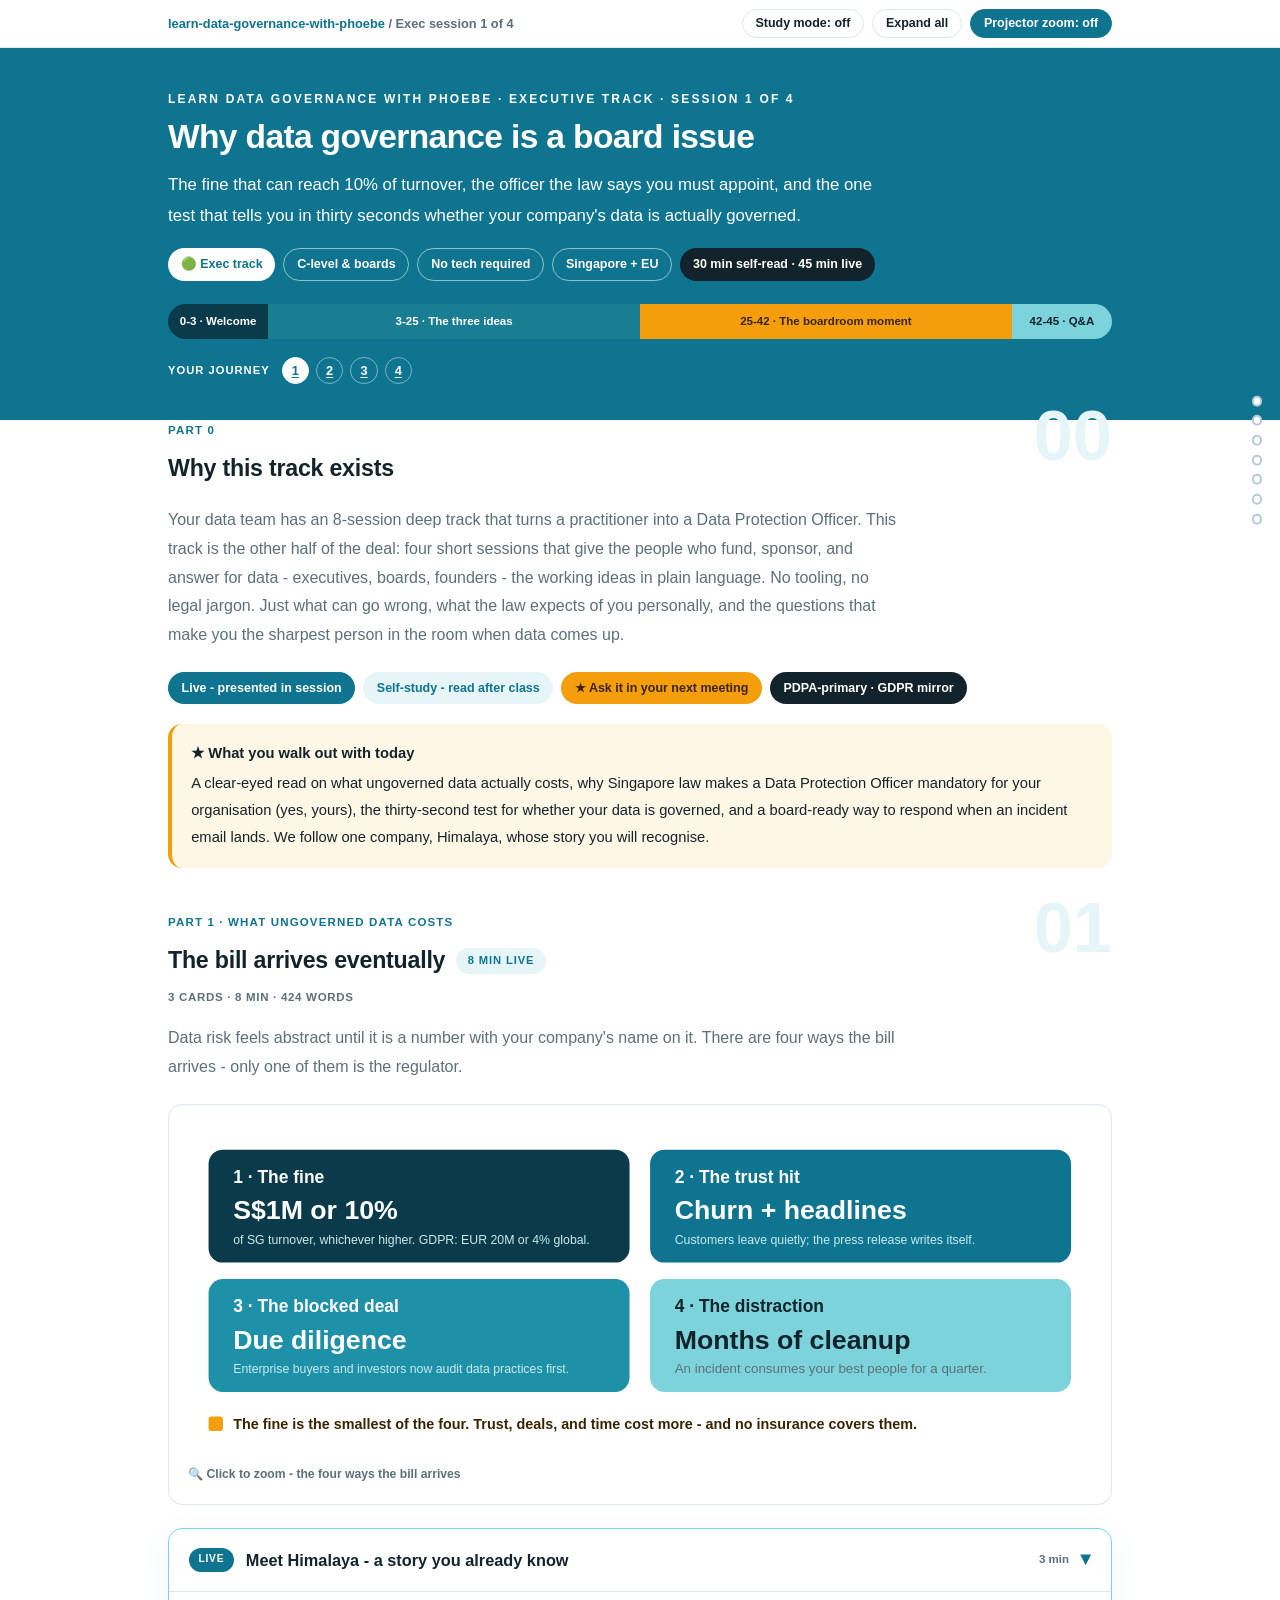
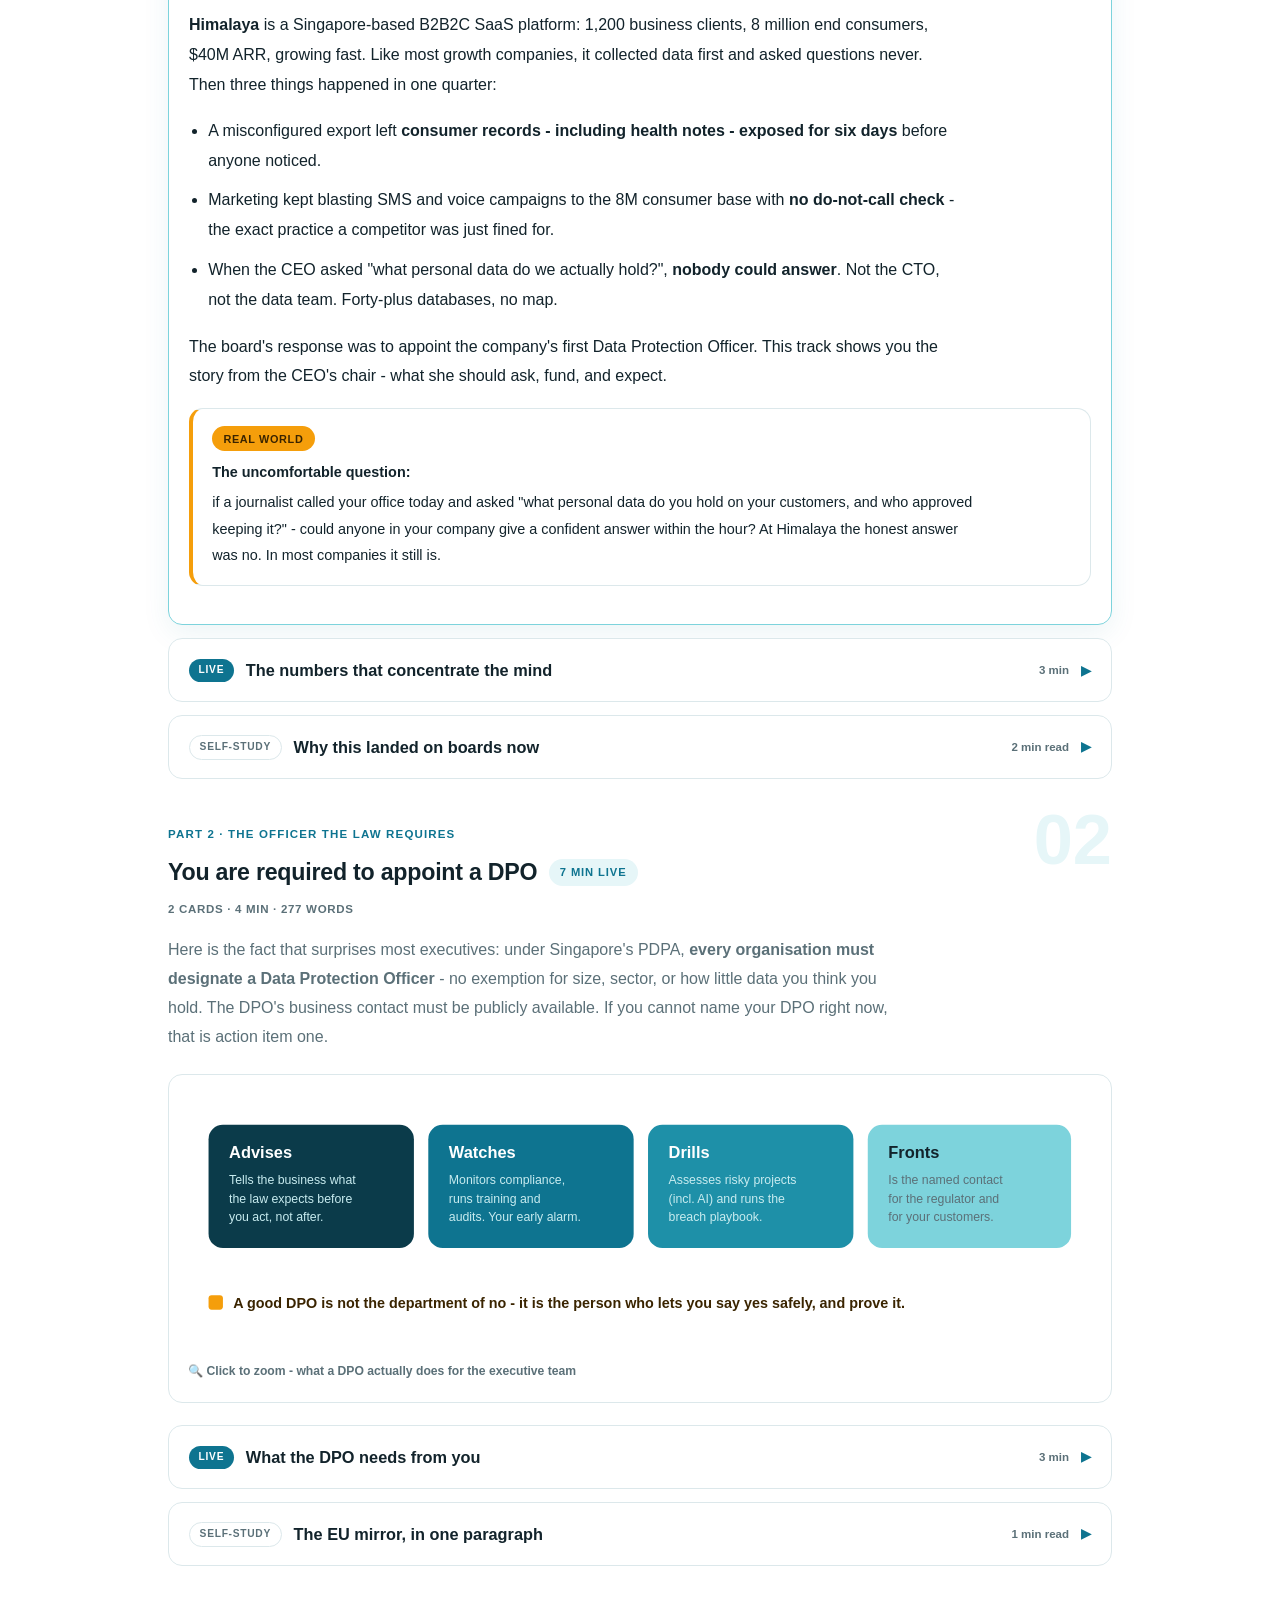
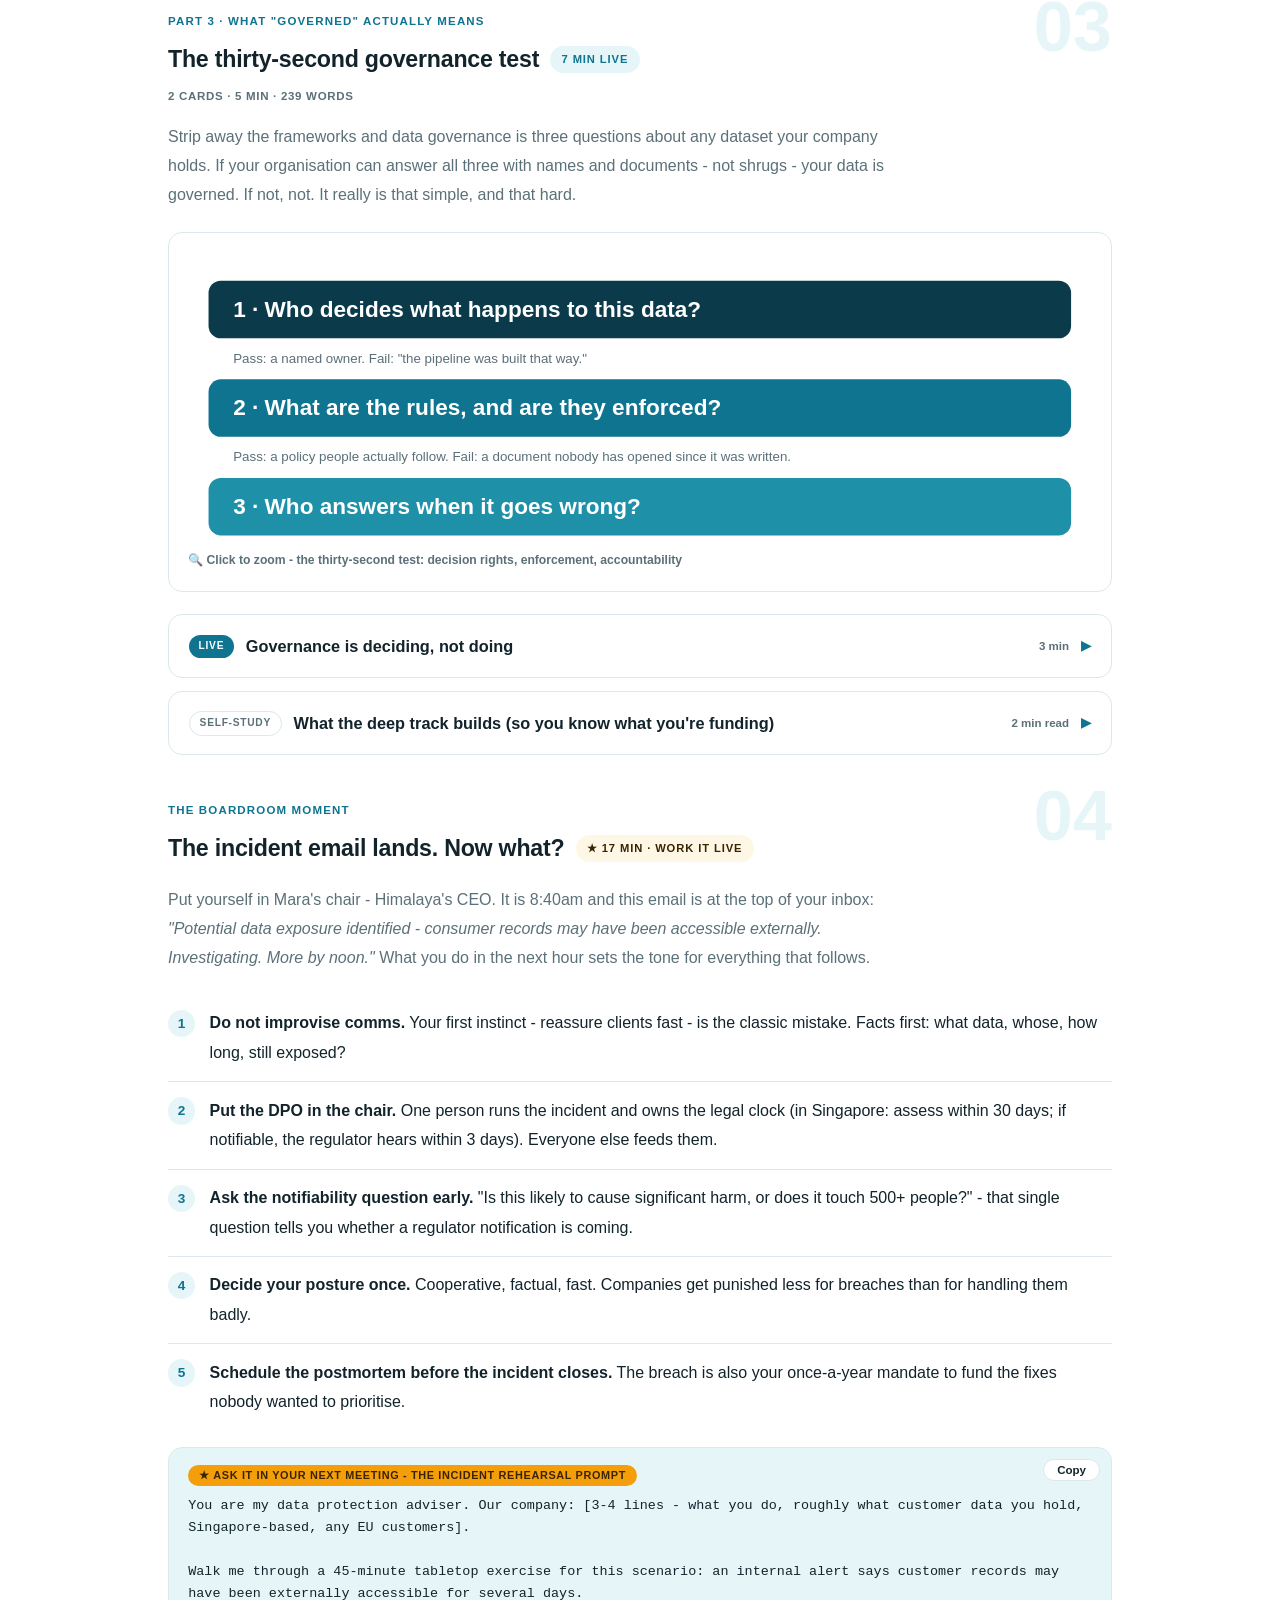
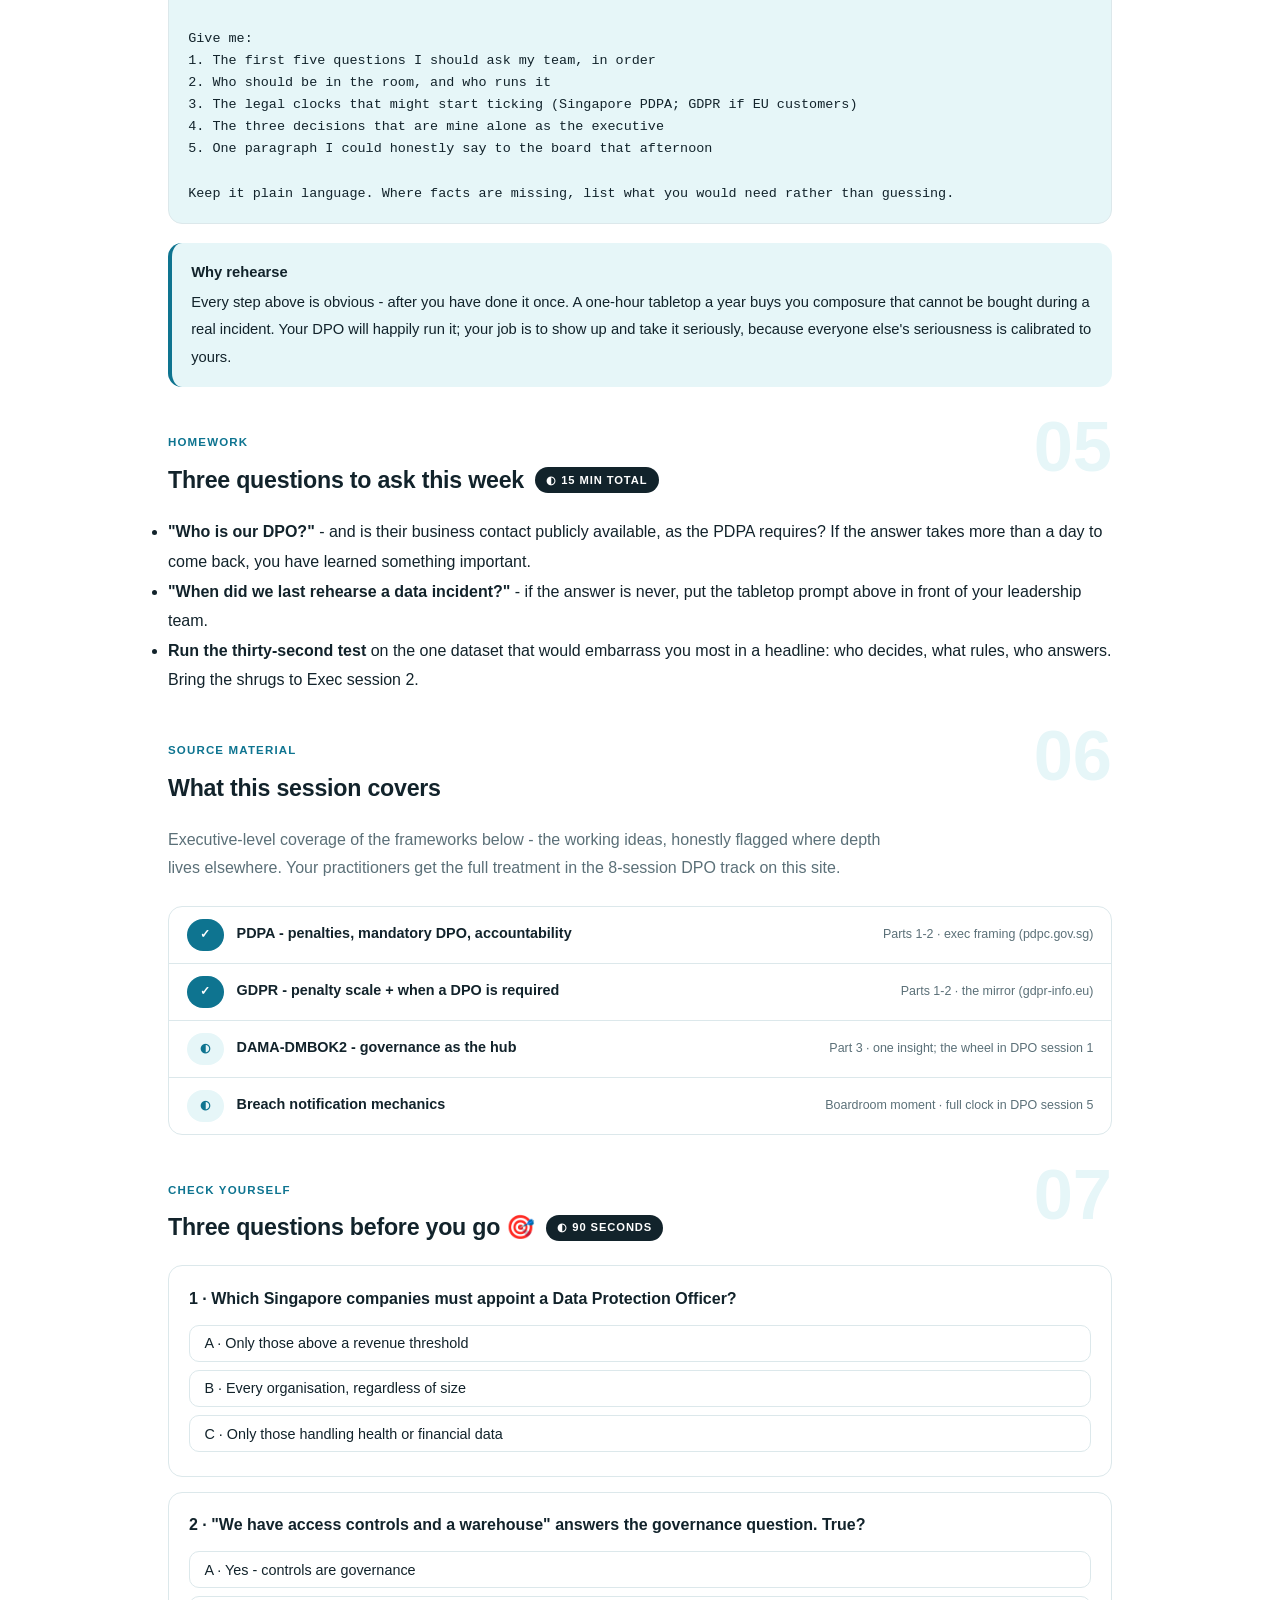
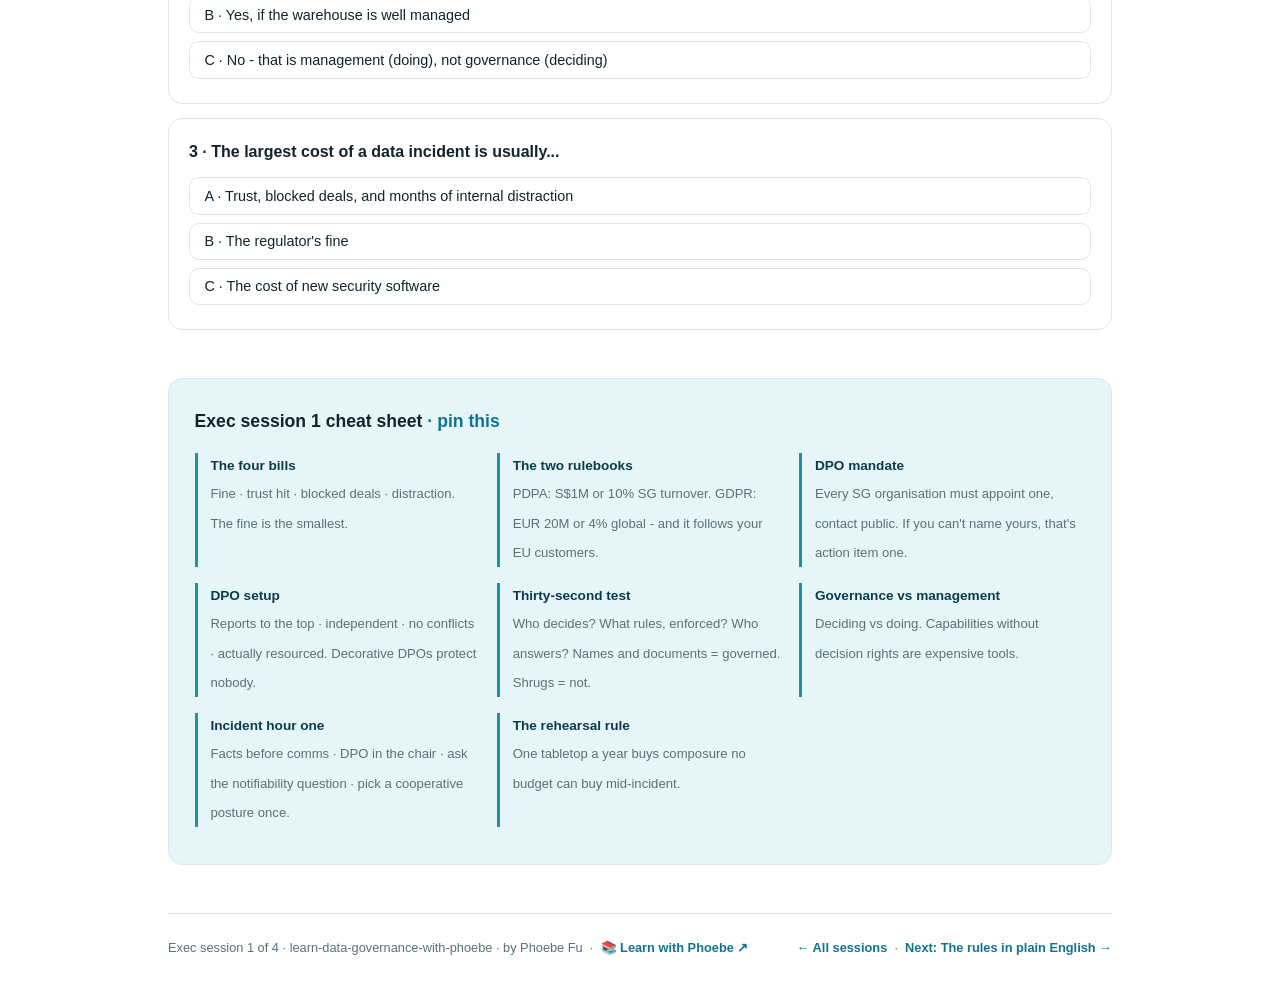
<file: courses/e1-board-issue.html>
<!DOCTYPE html>
<html lang="en">
<head>
<meta charset="UTF-8">
<meta name="viewport" content="width=device-width, initial-scale=1.0">
<!-- social:start -->
<meta name="description" content="Your data team has an 8-session deep track that turns a practitioner into a Data Protection Officer. This track is the other half of the deal: four short sessions that give the people who...">
<meta property="og:type" content="article">
<meta property="og:site_name" content="Learn with Phoebe">
<meta property="og:title" content="Why data governance is a board issue - learn data governance with phoebe">
<meta property="og:description" content="Your data team has an 8-session deep track that turns a practitioner into a Data Protection Officer. This track is the other half of the deal: four short sessions that give the people who...">
<meta property="og:url" content="https://phoebefu6.github.io/learn-data-governance-with-phoebe/courses/e1-board-issue.html">
<meta property="og:image" content="https://phoebefu6.github.io/learn-data-governance-with-phoebe/assets/og-cover.png">
<meta property="og:image:width" content="1200">
<meta property="og:image:height" content="630">
<meta name="twitter:card" content="summary_large_image">
<meta name="twitter:title" content="Why data governance is a board issue - learn data governance with phoebe">
<meta name="twitter:description" content="Your data team has an 8-session deep track that turns a practitioner into a Data Protection Officer. This track is the other half of the deal: four short sessions that give the people who...">
<meta name="twitter:image" content="https://phoebefu6.github.io/learn-data-governance-with-phoebe/assets/og-cover.png">
<!-- social:end -->
<title>Exec session 1 · Why data governance is a board issue - learn data governance with phoebe</title>
<link rel="stylesheet" href="../assets/style.css?v=38">
</head>
<body>

<div class="toolbar">
  <div class="wrap">
    <span class="crumb"><a href="../index.html">learn-data-governance-with-phoebe</a> / Exec session 1 of 4</span>
    <button class="btn" id="toggle-all" type="button">Expand all</button>
    <button class="btn primary" id="zoom-toggle" type="button">Projector zoom: off</button>
  </div>
</div>

<header class="masthead">
  <div class="wrap">
    <div class="eyebrow">Learn Data Governance with Phoebe · Executive track · Session 1 of 4</div>
    <h1>Why data governance is a <span class="accent">board issue</span></h1>
    <p class="sub">The fine that can reach 10% of turnover, the officer the law says you must appoint, and the one test that tells you in thirty seconds whether your company's data is actually governed.</p>
    <div class="chip-row">
      <span class="chip level">🟢 Exec track</span>
      <span class="chip audience">C-level &amp; boards</span>
      <span class="chip audience">No tech required</span>
      <span class="chip audience">Singapore + EU</span>
      <span class="chip time">30 min self-read · 45 min live</span>
    </div>
    <div class="agenda">
      <span class="a1" style="flex:1">0-3 · Welcome</span>
      <span class="a2" style="flex:4">3-25 · The three ideas</span>
      <span class="a3" style="flex:4">25-42 · The boardroom moment</span>
      <span class="a4" style="flex:1">42-45 · Q&amp;A</span>
    </div>
  </div>
</header>

<main class="wrap">

  <!-- ============ INTRO ============ -->
  <section class="section" id="intro">
    <div class="section-kicker">
      <span class="klabel">Part 0</span>
      <h2>Why this track exists</h2>
    </div>
    <p class="lede">Your data team has an 8-session deep track that turns a practitioner into a Data Protection Officer. This track is the other half of the deal: four short sessions that give the people who fund, sponsor, and answer for data - executives, boards, founders - the working ideas in plain language. No tooling, no legal jargon. Just what can go wrong, what the law expects of you personally, and the questions that make you the sharpest person in the room when data comes up.</p>
    <div class="legend">
      <span class="pill solid">Live - presented in session</span>
      <span class="pill light">Self-study - read after class</span>
      <span class="pill peach">★ Ask it in your next meeting</span>
      <span class="pill inkpill">PDPA-primary · GDPR mirror</span>
    </div>
    <div class="callout win">
      <strong>★ What you walk out with today</strong>
      A clear-eyed read on what ungoverned data actually costs, why Singapore law makes a Data Protection Officer mandatory for your organisation (yes, yours), the thirty-second test for whether your data is governed, and a board-ready way to respond when an incident email lands. We follow one company, Himalaya, whose story you will recognise.
    </div>
  </section>

  <!-- ============ PART 1: THE BILL ============ -->
  <section class="section" id="the-bill">
    <div class="section-kicker">
      <span class="klabel">Part 1 · what ungoverned data costs</span>
      <h2>The bill arrives eventually <span class="tag concept">8 min live</span></h2>
    </div>
    <p class="lede">Data risk feels abstract until it is a number with your company's name on it. There are four ways the bill arrives - only one of them is the regulator.</p>

    <figure class="zoomable">
      <svg viewBox="0 0 880 320" xmlns="http://www.w3.org/2000/svg" role="img" aria-label="Four ways ungoverned data costs a company: fines, trust, deals, distraction">
        <style>
          .ebT { font: 700 17px Inter, sans-serif; fill: #12232B; }
          .ebW { font: 700 17px Inter, sans-serif; fill: #FFFFFF; }
          .ebB { font: 800 26px Inter, sans-serif; fill: #FFFFFF; }
          .ebX { font: 400 13px Inter, sans-serif; fill: #5B7078; }
          .ebXw { font: 400 12px Inter, sans-serif; fill: #C7EBEF; }
          .ebN { font: 600 14px Inter, sans-serif; fill: #3A2400; }
        </style>
        <rect x="20" y="24" width="410" height="110" rx="14" fill="#0B3B4A"/>
        <text class="ebW" x="44" y="56">1 · The fine</text>
        <text class="ebB" x="44" y="92">S$1M or 10%</text>
        <text class="ebXw" x="44" y="116">of SG turnover, whichever higher. GDPR: EUR 20M or 4% global.</text>
        <rect x="450" y="24" width="410" height="110" rx="14" fill="#0E7490"/>
        <text class="ebW" x="474" y="56">2 · The trust hit</text>
        <text class="ebB" x="474" y="92">Churn + headlines</text>
        <text class="ebXw" x="474" y="116">Customers leave quietly; the press release writes itself.</text>
        <rect x="20" y="150" width="410" height="110" rx="14" fill="#1E90A8"/>
        <text class="ebW" x="44" y="182">3 · The blocked deal</text>
        <text class="ebB" x="44" y="218">Due diligence</text>
        <text class="ebXw" x="44" y="242">Enterprise buyers and investors now audit data practices first.</text>
        <rect x="450" y="150" width="410" height="110" rx="14" fill="#7DD3DC"/>
        <text class="ebT" x="474" y="182">4 · The distraction</text>
        <text class="ebT" x="474" y="218" style="font: 800 26px Inter, sans-serif">Months of cleanup</text>
        <text class="ebX" x="474" y="242">An incident consumes your best people for a quarter.</text>
        <rect x="20" y="284" width="14" height="14" rx="3" fill="#F59E0B"/>
        <text class="ebN" x="44" y="296">The fine is the smallest of the four. Trust, deals, and time cost more - and no insurance covers them.</text>
      </svg>
      <figcaption>🔍 Click to zoom - the four ways the bill arrives</figcaption>
    </figure>

    <details class="card" open>
      <summary><span class="mode live">Live</span>Meet Himalaya - a story you already know<span class="mini">3 min</span><span class="caret">▶</span></summary>
      <div class="body">
        <p><strong>Himalaya</strong> is a Singapore-based B2B2C SaaS platform: 1,200 business clients, 8 million end consumers, $40M ARR, growing fast. Like most growth companies, it collected data first and asked questions never. Then three things happened in one quarter:</p>
        <ul>
          <li>A misconfigured export left <strong>consumer records - including health notes - exposed for six days</strong> before anyone noticed.</li>
          <li>Marketing kept blasting SMS and voice campaigns to the 8M consumer base with <strong>no do-not-call check</strong> - the exact practice a competitor was just fined for.</li>
          <li>When the CEO asked "what personal data do we actually hold?", <strong>nobody could answer</strong>. Not the CTO, not the data team. Forty-plus databases, no map.</li>
        </ul>
        <p>The board's response was to appoint the company's first Data Protection Officer. This track shows you the story from the CEO's chair - what she should ask, fund, and expect.</p>
        <div class="callout example">
          <span class="ex-pill">Real world</span>
          <p><strong>The uncomfortable question:</strong> if a journalist called your office today and asked "what personal data do you hold on your customers, and who approved keeping it?" - could anyone in your company give a confident answer within the hour? At Himalaya the honest answer was no. In most companies it still is.</p>
        </div>
      </div>
    </details>

    <details class="card">
      <summary><span class="mode live">Live</span>The numbers that concentrate the mind<span class="mini">3 min</span><span class="caret">▶</span></summary>
      <div class="body">
        <p>Two rulebooks matter to a Singapore company with international customers, and both carry real penalties:</p>
        <table class="clean">
          <thead><tr><th>Rulebook</th><th>Who it protects</th><th>Maximum penalty</th></tr></thead>
          <tbody>
            <tr><td><strong>PDPA</strong> (Singapore)</td><td>Anyone whose personal data you hold in Singapore</td><td><strong>S$1 million or 10% of Singapore turnover</strong>, whichever is higher</td></tr>
            <tr><td><strong>GDPR</strong> (EU)</td><td>People in the EU - even if your company is not</td><td><strong>EUR 20 million or 4% of global turnover</strong>, whichever is higher</td></tr>
          </tbody>
        </table>
        <p>Note the design: both are <strong>percentage-of-turnover</strong> penalties. They are sized to hurt companies of every size, and "we are small" is not a defence - the PDPA applies to every organisation in Singapore, full stop.</p>
        <div class="callout tip">
          <strong>The exec takeaway</strong>
          You do not need to memorise articles or clauses. You need to know the two rulebooks exist, that both can reach your P&amp;L, and that the EU one follows your EU customers to wherever your servers are.
        </div>
      </div>
    </details>

    <details class="card">
      <summary><span class="mode self">Self-study</span>Why this landed on boards now<span class="mini">2 min read</span><span class="caret">▶</span></summary>
      <div class="body">
        <p>Three shifts pushed data governance from the IT basement to the board agenda:</p>
        <ul>
          <li><strong>The laws grew teeth.</strong> Singapore's PDPA gained its 10%-of-turnover penalty cap and mandatory breach notification. Regulators publish their enforcement decisions - your fine becomes a public case study.</li>
          <li><strong>AI raised the stakes.</strong> Every AI initiative is a data initiative. Boards approving AI budgets are, whether they know it or not, approving new ways to collect, combine, and expose personal data.</li>
          <li><strong>Buyers started asking.</strong> Enterprise procurement and investor due diligence now include data-protection questionnaires. A weak answer delays or kills deals - quietly, without ever making the news.</li>
        </ul>
      </div>
    </details>
  </section>

  <!-- ============ PART 2: THE MANDATE ============ -->
  <section class="section" id="the-mandate">
    <div class="section-kicker">
      <span class="klabel">Part 2 · the officer the law requires</span>
      <h2>You are required to appoint a DPO <span class="tag concept">7 min live</span></h2>
    </div>
    <p class="lede">Here is the fact that surprises most executives: under Singapore's PDPA, <strong>every organisation must designate a Data Protection Officer</strong> - no exemption for size, sector, or how little data you think you hold. The DPO's business contact must be publicly available. If you cannot name your DPO right now, that is action item one.</p>

    <figure class="zoomable">
      <svg viewBox="0 0 880 250" xmlns="http://www.w3.org/2000/svg" role="img" aria-label="What a DPO does for the executive team: advise, watch, drill, front the regulator">
        <style>
          .edT { font: 700 16px Inter, sans-serif; fill: #FFFFFF; }
          .edTd { font: 700 16px Inter, sans-serif; fill: #12232B; }
          .edX { font: 400 12px Inter, sans-serif; fill: #C7EBEF; }
          .edXd { font: 400 12px Inter, sans-serif; fill: #5B7078; }
          .edN { font: 600 14px Inter, sans-serif; fill: #3A2400; }
        </style>
        <rect x="20" y="30" width="200" height="120" rx="14" fill="#0B3B4A"/>
        <text class="edT" x="40" y="62">Advises</text>
        <text class="edX" x="40" y="88">Tells the business what</text>
        <text class="edX" x="40" y="106">the law expects before</text>
        <text class="edX" x="40" y="124">you act, not after.</text>
        <rect x="234" y="30" width="200" height="120" rx="14" fill="#0E7490"/>
        <text class="edT" x="254" y="62">Watches</text>
        <text class="edX" x="254" y="88">Monitors compliance,</text>
        <text class="edX" x="254" y="106">runs training and</text>
        <text class="edX" x="254" y="124">audits. Your early alarm.</text>
        <rect x="448" y="30" width="200" height="120" rx="14" fill="#1E90A8"/>
        <text class="edT" x="468" y="62">Drills</text>
        <text class="edX" x="468" y="88">Assesses risky projects</text>
        <text class="edX" x="468" y="106">(incl. AI) and runs the</text>
        <text class="edX" x="468" y="124">breach playbook.</text>
        <rect x="662" y="30" width="198" height="120" rx="14" fill="#7DD3DC"/>
        <text class="edTd" x="682" y="62">Fronts</text>
        <text class="edXd" x="682" y="88">Is the named contact</text>
        <text class="edXd" x="682" y="106">for the regulator and</text>
        <text class="edXd" x="682" y="124">for your customers.</text>
        <rect x="20" y="196" width="14" height="14" rx="3" fill="#F59E0B"/>
        <text class="edN" x="44" y="208">A good DPO is not the department of no - it is the person who lets you say yes safely, and prove it.</text>
      </svg>
      <figcaption>🔍 Click to zoom - what a DPO actually does for the executive team</figcaption>
    </figure>

    <details class="card">
      <summary><span class="mode live">Live</span>What the DPO needs from you<span class="mini">3 min</span><span class="caret">▶</span></summary>
      <div class="body">
        <p>Appointing a DPO is the easy half. The role only protects you if you set it up to work - and the setup is an executive decision, not an HR formality:</p>
        <ul>
          <li><strong>A real reporting line.</strong> The DPO should report to top management - you - not sit three layers down under a manager whose project they might have to flag.</li>
          <li><strong>Independence.</strong> Nobody instructs the DPO on how to judge a data question, and nobody penalises them for an unwelcome answer. A DPO who cannot safely say "not like that" to the CEO is decorative.</li>
          <li><strong>No conflict of interest.</strong> The person who owns the marketing database cannot also be the person judging whether the marketing database is lawful.</li>
          <li><strong>Actual resourcing.</strong> Time, budget, and access - not a title stapled onto someone's existing full-time job. (That last one is the most common failure, and regulators know it.)</li>
        </ul>
        <div class="callout example">
          <span class="ex-pill">Real world</span>
          <p><strong>Himalaya's choice.</strong> The board briefly considered giving the DPO title to the Head of Platform - the person who runs the very databases a DPO must scrutinise. Classic conflict. They appointed an independent DPO reporting to the CEO instead, and the first thing that DPO produced was a list of risks the platform team had normalised for years.</p>
        </div>
      </div>
    </details>

    <details class="card">
      <summary><span class="mode self">Self-study</span>The EU mirror, in one paragraph<span class="mini">1 min read</span><span class="caret">▶</span></summary>
      <div class="body">
        <p>The GDPR only <em>requires</em> a DPO in three cases: public bodies, companies doing large-scale systematic monitoring of individuals, and companies processing sensitive data at scale. A consumer platform watching millions of users typically qualifies. The practical read for a Singapore company: <strong>PDPA obliges you to have a DPO anyway</strong>, so the GDPR question is not "do we need one" but "does ours also cover our EU exposure". One good appointment answers both.</p>
      </div>
    </details>
  </section>

  <!-- ============ PART 3: THE TEST ============ -->
  <section class="section" id="the-test">
    <div class="section-kicker">
      <span class="klabel">Part 3 · what "governed" actually means</span>
      <h2>The thirty-second governance test <span class="tag concept">7 min live</span></h2>
    </div>
    <p class="lede">Strip away the frameworks and data governance is three questions about any dataset your company holds. If your organisation can answer all three with names and documents - not shrugs - your data is governed. If not, not. It really is that simple, and that hard.</p>

    <figure class="zoomable">
      <svg viewBox="0 0 880 280" xmlns="http://www.w3.org/2000/svg" role="img" aria-label="The thirty-second governance test: who decides, what are the rules, who answers">
        <style>
          .etQ { font: 800 22px Inter, sans-serif; fill: #FFFFFF; }
          .etA { font: 400 13px Inter, sans-serif; fill: #5B7078; }
          .etF { font: 700 14px Inter, sans-serif; fill: #0E7490; }
          .etN { font: 600 14px Inter, sans-serif; fill: #3A2400; }
        </style>
        <rect x="20" y="28" width="840" height="56" rx="12" fill="#0B3B4A"/>
        <text class="etQ" x="44" y="63">1 · Who decides what happens to this data?</text>
        <text class="etA" x="44" y="108">Pass: a named owner. Fail: "the pipeline was built that way."</text>
        <rect x="20" y="124" width="840" height="56" rx="12" fill="#0E7490"/>
        <text class="etQ" x="44" y="159">2 · What are the rules, and are they enforced?</text>
        <text class="etA" x="44" y="204">Pass: a policy people actually follow. Fail: a document nobody has opened since it was written.</text>
        <rect x="20" y="220" width="840" height="56" rx="12" fill="#1E90A8"/>
        <text class="etQ" x="44" y="255">3 · Who answers when it goes wrong?</text>
      </svg>
      <figcaption>🔍 Click to zoom - the thirty-second test: decision rights, enforcement, accountability</figcaption>
    </figure>

    <details class="card">
      <summary><span class="mode live">Live</span>Governance is deciding, not doing<span class="mini">3 min</span><span class="caret">▶</span></summary>
      <div class="body">
        <p>Executives often hear "we have access controls and a data warehouse" as an answer to the governance question. It is not. That is data <strong>management</strong> - the doing. <strong>Governance</strong> is the deciding: who is allowed to make calls about data, what rules bind those calls, and who is accountable for the outcome.</p>
        <p>The industry's standard map (DAMA) draws governance as the hub of a wheel with ten capability spokes around it - security, quality, catalogs, and so on. You do not need the spokes. You need the hub insight: <strong>capabilities without decision rights are just expensive tools</strong>.</p>
        <div class="callout example">
          <span class="ex-pill">Real world</span>
          <p><strong>The shrug test at Himalaya.</strong> The CEO asked "who decided we keep ex-clients' consumer data forever?" The room went quiet. Nobody had decided - it just accumulated. That silence is what ungoverned looks like from the top: not chaos, just an absence of anyone deciding. Every company has these silences; governance replaces them with names.</p>
        </div>
      </div>
    </details>

    <details class="card">
      <summary><span class="mode self">Self-study</span>What the deep track builds (so you know what you're funding)<span class="mini">2 min read</span><span class="caret">▶</span></summary>
      <div class="body">
        <p>When you fund a governance program, here is what your team actually builds - each is a session in the practitioner track:</p>
        <table class="clean">
          <thead><tr><th>Artifact</th><th>What it gives you</th></tr></thead>
          <tbody>
            <tr><td>Data inventory + record of processing</td><td>The confident answer to "what do we hold and why"</td></tr>
            <tr><td>Consent + do-not-call fix</td><td>Marketing that cannot trigger a fine</td></tr>
            <tr><td>Breach playbook</td><td>A drilled response instead of a panic, on a legal clock</td></tr>
            <tr><td>Retention schedule + transfer register</td><td>Data deleted on purpose, moved across borders lawfully</td></tr>
            <tr><td>Operating model (owners, stewards, council)</td><td>Governance that survives any one person leaving</td></tr>
          </tbody>
        </table>
      </div>
    </details>
  </section>

  <!-- ============ BOARDROOM MOMENT ============ -->
  <section class="section" id="boardroom">
    <div class="section-kicker">
      <span class="klabel">The boardroom moment</span>
      <h2>The incident email lands. Now what? <span class="tag demo">★ 17 min · work it live</span></h2>
    </div>
    <p class="lede">Put yourself in Mara's chair - Himalaya's CEO. It is 8:40am and this email is at the top of your inbox: <em>"Potential data exposure identified - consumer records may have been accessible externally. Investigating. More by noon."</em> What you do in the next hour sets the tone for everything that follows.</p>

    <div class="steps">
      <div class="step"><p><strong>Do not improvise comms.</strong> Your first instinct - reassure clients fast - is the classic mistake. Facts first: what data, whose, how long, still exposed?</p></div>
      <div class="step"><p><strong>Put the DPO in the chair.</strong> One person runs the incident and owns the legal clock (in Singapore: assess within 30 days; if notifiable, the regulator hears within 3 days). Everyone else feeds them.</p></div>
      <div class="step"><p><strong>Ask the notifiability question early.</strong> "Is this likely to cause significant harm, or does it touch 500+ people?" - that single question tells you whether a regulator notification is coming.</p></div>
      <div class="step"><p><strong>Decide your posture once.</strong> Cooperative, factual, fast. Companies get punished less for breaches than for handling them badly.</p></div>
      <div class="step"><p><strong>Schedule the postmortem before the incident closes.</strong> The breach is also your once-a-year mandate to fund the fixes nobody wanted to prioritise.</p></div>
    </div>

    <div class="prompt-box good"><span class="label">★ Ask it in your next meeting - the incident rehearsal prompt</span>You are my data protection adviser. Our company: [3-4 lines - what you do, roughly what customer data you hold, Singapore-based, any EU customers].

Walk me through a 45-minute tabletop exercise for this scenario: an internal alert says customer records may have been externally accessible for several days.

Give me:
1. The first five questions I should ask my team, in order
2. Who should be in the room, and who runs it
3. The legal clocks that might start ticking (Singapore PDPA; GDPR if EU customers)
4. The three decisions that are mine alone as the executive
5. One paragraph I could honestly say to the board that afternoon

Keep it plain language. Where facts are missing, list what you would need rather than guessing.</div>

    <div class="callout tip">
      <strong>Why rehearse</strong>
      Every step above is obvious - after you have done it once. A one-hour tabletop a year buys you composure that cannot be bought during a real incident. Your DPO will happily run it; your job is to show up and take it seriously, because everyone else's seriousness is calibrated to yours.
    </div>
  </section>

  <!-- ============ HOMEWORK ============ -->
  <section class="section" id="exercise">
    <div class="section-kicker">
      <span class="klabel">Homework</span>
      <h2>Three questions to ask this week <span class="tag exercise">◐ 15 min total</span></h2>
    </div>
    <ul>
      <li><strong>"Who is our DPO?"</strong> - and is their business contact publicly available, as the PDPA requires? If the answer takes more than a day to come back, you have learned something important.</li>
      <li><strong>"When did we last rehearse a data incident?"</strong> - if the answer is never, put the tabletop prompt above in front of your leadership team.</li>
      <li><strong>Run the thirty-second test</strong> on the one dataset that would embarrass you most in a headline: who decides, what rules, who answers. Bring the shrugs to Exec session 2.</li>
    </ul>
  </section>

  <!-- ============ SOURCES COVERED ============ -->
  <section class="section" id="official">
    <div class="section-kicker">
      <span class="klabel">Source material</span>
      <h2>What this session covers</h2>
    </div>
    <p class="lede">Executive-level coverage of the frameworks below - the working ideas, honestly flagged where depth lives elsewhere. Your practitioners get the full treatment in the 8-session DPO track on this site.</p>
    <div class="covered">
      <div class="covered-row"><span class="status pill solid">✓</span><span class="name">PDPA - penalties, mandatory DPO, accountability</span><span class="note">Parts 1-2 · exec framing (pdpc.gov.sg)</span></div>
      <div class="covered-row"><span class="status pill solid">✓</span><span class="name">GDPR - penalty scale + when a DPO is required</span><span class="note">Parts 1-2 · the mirror (gdpr-info.eu)</span></div>
      <div class="covered-row"><span class="status pill light">◐</span><span class="name">DAMA-DMBOK2 - governance as the hub</span><span class="note">Part 3 · one insight; the wheel in DPO session 1</span></div>
      <div class="covered-row"><span class="status pill light">◐</span><span class="name">Breach notification mechanics</span><span class="note">Boardroom moment · full clock in DPO session 5</span></div>
    </div>
  </section>

  <!-- ============ QUIZ ============ -->
  <section class="section" id="quiz">
    <div class="section-kicker">
      <span class="klabel">Check yourself</span>
      <h2>Three questions before you go 🎯 <span class="tag exercise">◐ 90 seconds</span></h2>
    </div>
    <div class="quiz-q" data-answer="1">
      <p class="qtext">1 · Which Singapore companies must appoint a Data Protection Officer?</p>
      <button class="qopt" type="button">A · Only those above a revenue threshold</button>
      <button class="qopt" type="button">B · Every organisation, regardless of size</button>
      <button class="qopt" type="button">C · Only those handling health or financial data</button>
      <p class="qwhy">The PDPA's DPO mandate is universal - no size, sector, or data-volume exemption. The DPO's contact must also be public.</p>
    </div>
    <div class="quiz-q" data-answer="2">
      <p class="qtext">2 · "We have access controls and a warehouse" answers the governance question. True?</p>
      <button class="qopt" type="button">A · Yes - controls are governance</button>
      <button class="qopt" type="button">B · Yes, if the warehouse is well managed</button>
      <button class="qopt" type="button">C · No - that is management (doing), not governance (deciding)</button>
      <p class="qwhy">Governance = decision rights, enforced rules, accountability. Tools and controls are the doing that governance directs.</p>
    </div>
    <div class="quiz-q" data-answer="0">
      <p class="qtext">3 · The largest cost of a data incident is usually...</p>
      <button class="qopt" type="button">A · Trust, blocked deals, and months of internal distraction</button>
      <button class="qopt" type="button">B · The regulator's fine</button>
      <button class="qopt" type="button">C · The cost of new security software</button>
      <p class="qwhy">The fine is the smallest of the four bills - and the only one with a legal maximum. Trust, deals, and time have no cap.</p>
    </div>
    <p class="quiz-score"></p>
  </section>

  <!-- ============ CHEAT SHEET ============ -->
  <section class="cheat" id="cheatsheet">
    <h3>Exec session 1 cheat sheet <span>· pin this</span></h3>
    <div class="grid-2">
      <div class="cheat-item"><b>The four bills</b><span>Fine · trust hit · blocked deals · distraction. The fine is the smallest.</span></div>
      <div class="cheat-item"><b>The two rulebooks</b><span>PDPA: S$1M or 10% SG turnover. GDPR: EUR 20M or 4% global - and it follows your EU customers.</span></div>
      <div class="cheat-item"><b>DPO mandate</b><span>Every SG organisation must appoint one, contact public. If you can't name yours, that's action item one.</span></div>
      <div class="cheat-item"><b>DPO setup</b><span>Reports to the top · independent · no conflicts · actually resourced. Decorative DPOs protect nobody.</span></div>
      <div class="cheat-item"><b>Thirty-second test</b><span>Who decides? What rules, enforced? Who answers? Names and documents = governed. Shrugs = not.</span></div>
      <div class="cheat-item"><b>Governance vs management</b><span>Deciding vs doing. Capabilities without decision rights are expensive tools.</span></div>
      <div class="cheat-item"><b>Incident hour one</b><span>Facts before comms · DPO in the chair · ask the notifiability question · pick a cooperative posture once.</span></div>
      <div class="cheat-item"><b>The rehearsal rule</b><span>One tabletop a year buys composure no budget can buy mid-incident.</span></div>
    </div>
  </section>

  <footer class="pagefoot">
    <span>Exec session 1 of 4 · learn-data-governance-with-phoebe · by Phoebe Fu &nbsp;·&nbsp; 📚 <a href="https://phoebefu6.github.io/learn-with-phoebe/">Learn with Phoebe ↗</a></span>
    <span><a href="../index.html">← All sessions</a> &nbsp;·&nbsp; <a href="e2-rules-plain-english.html">Next: The rules in plain English →</a></span>
  </footer>

</main>

<script src="../assets/app.js?v=36"></script>
</body>
</html>
</file>
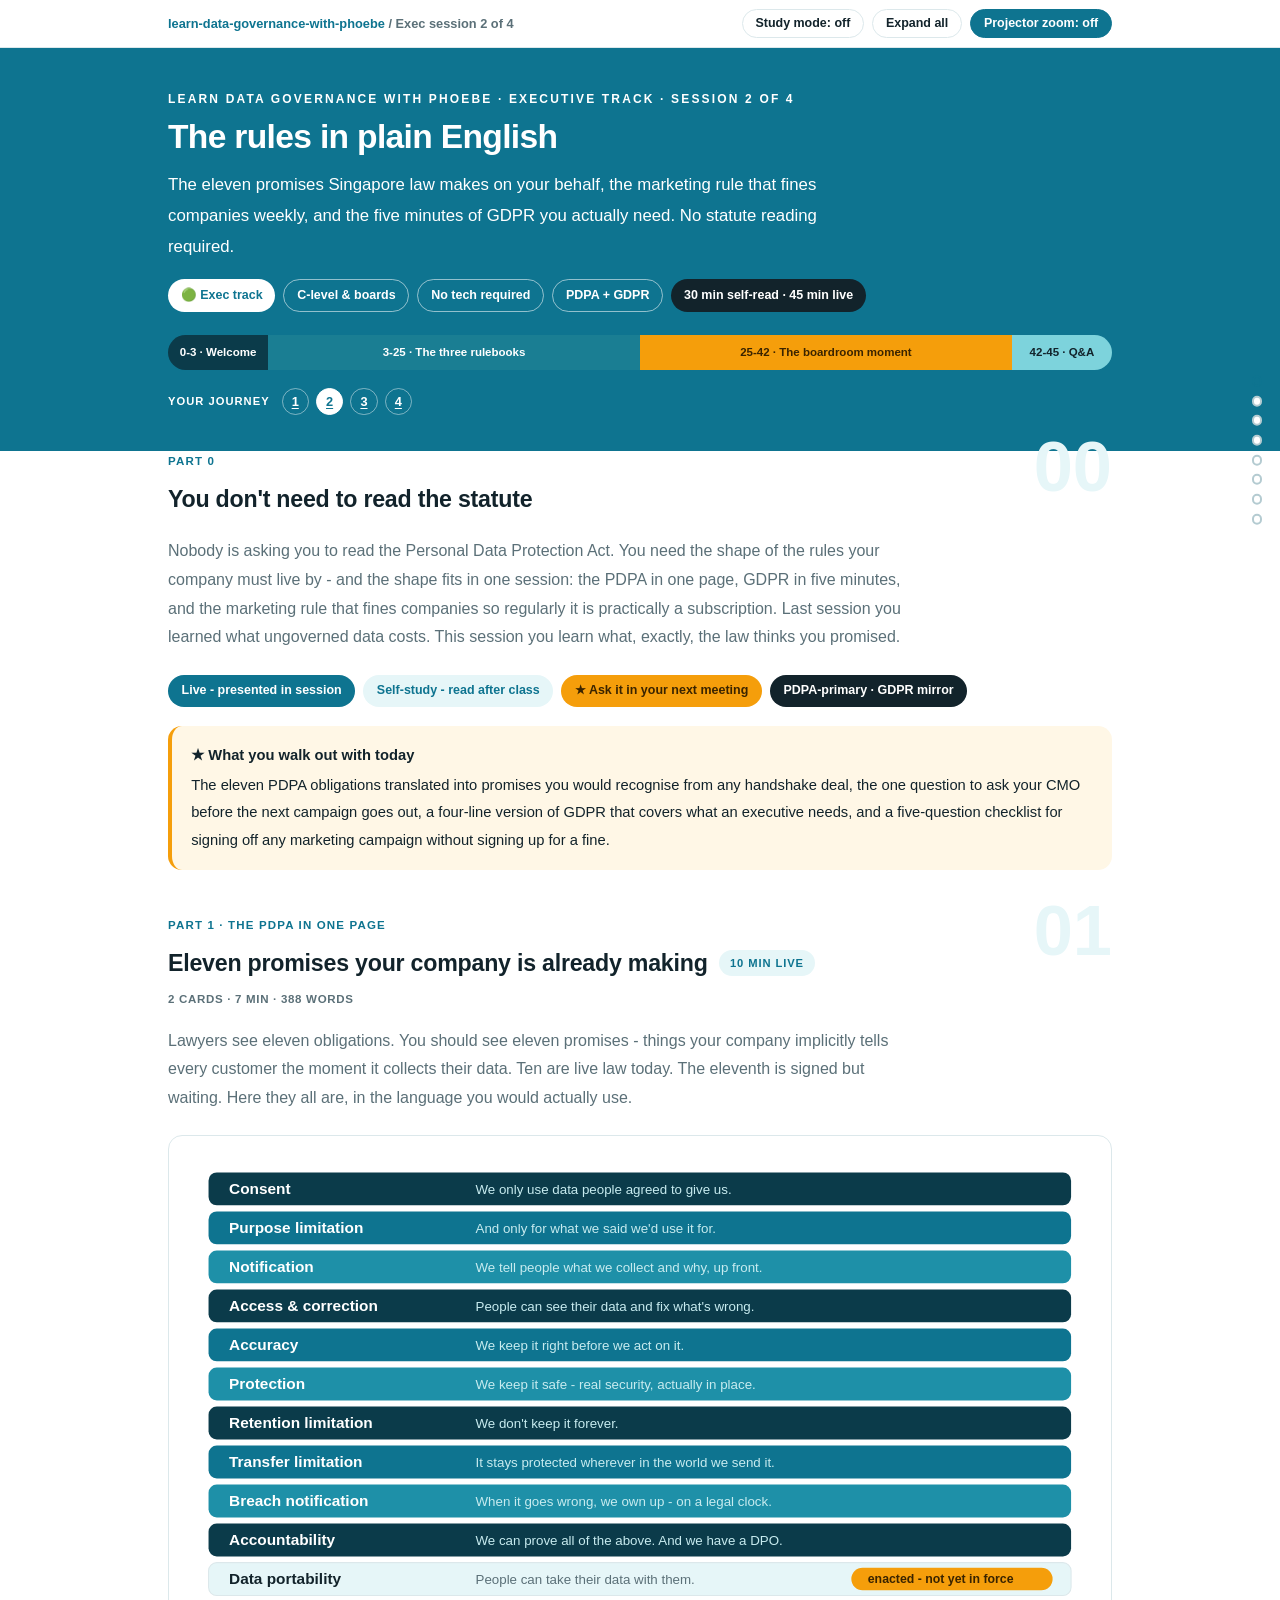
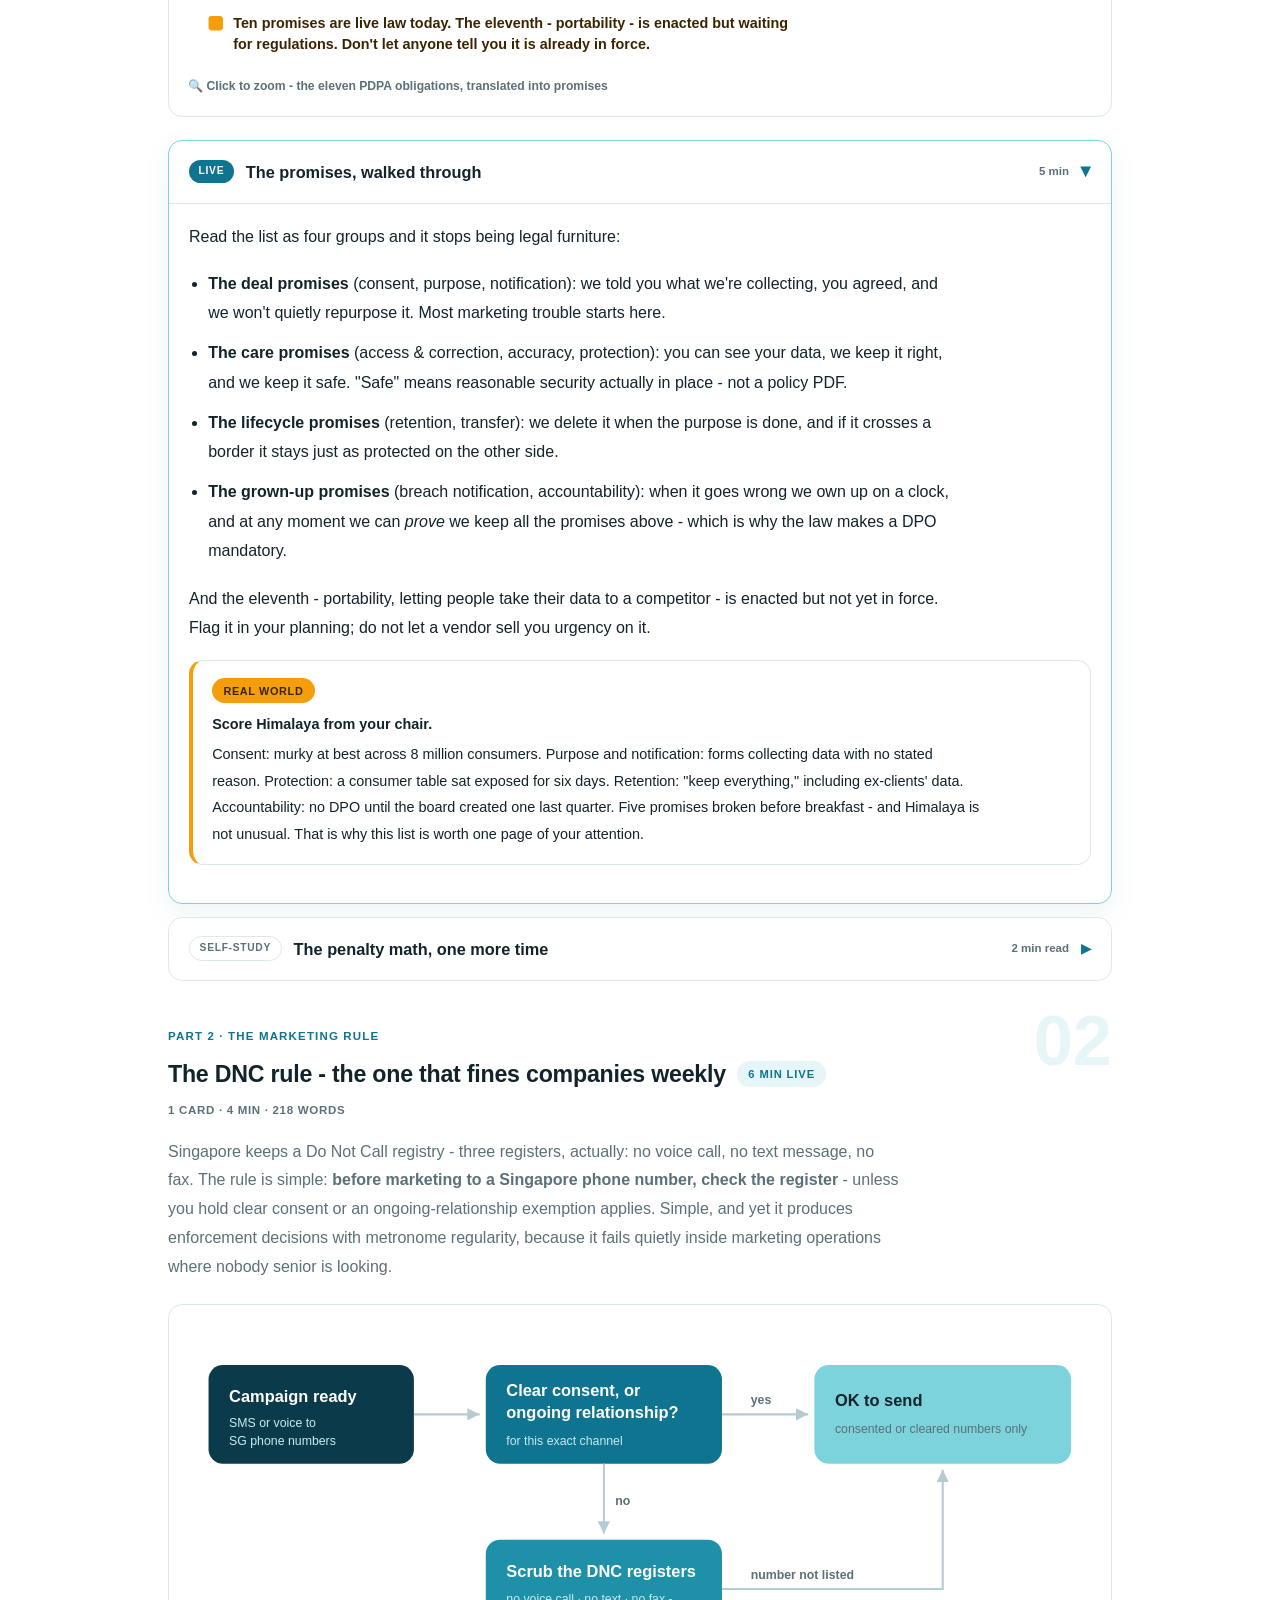
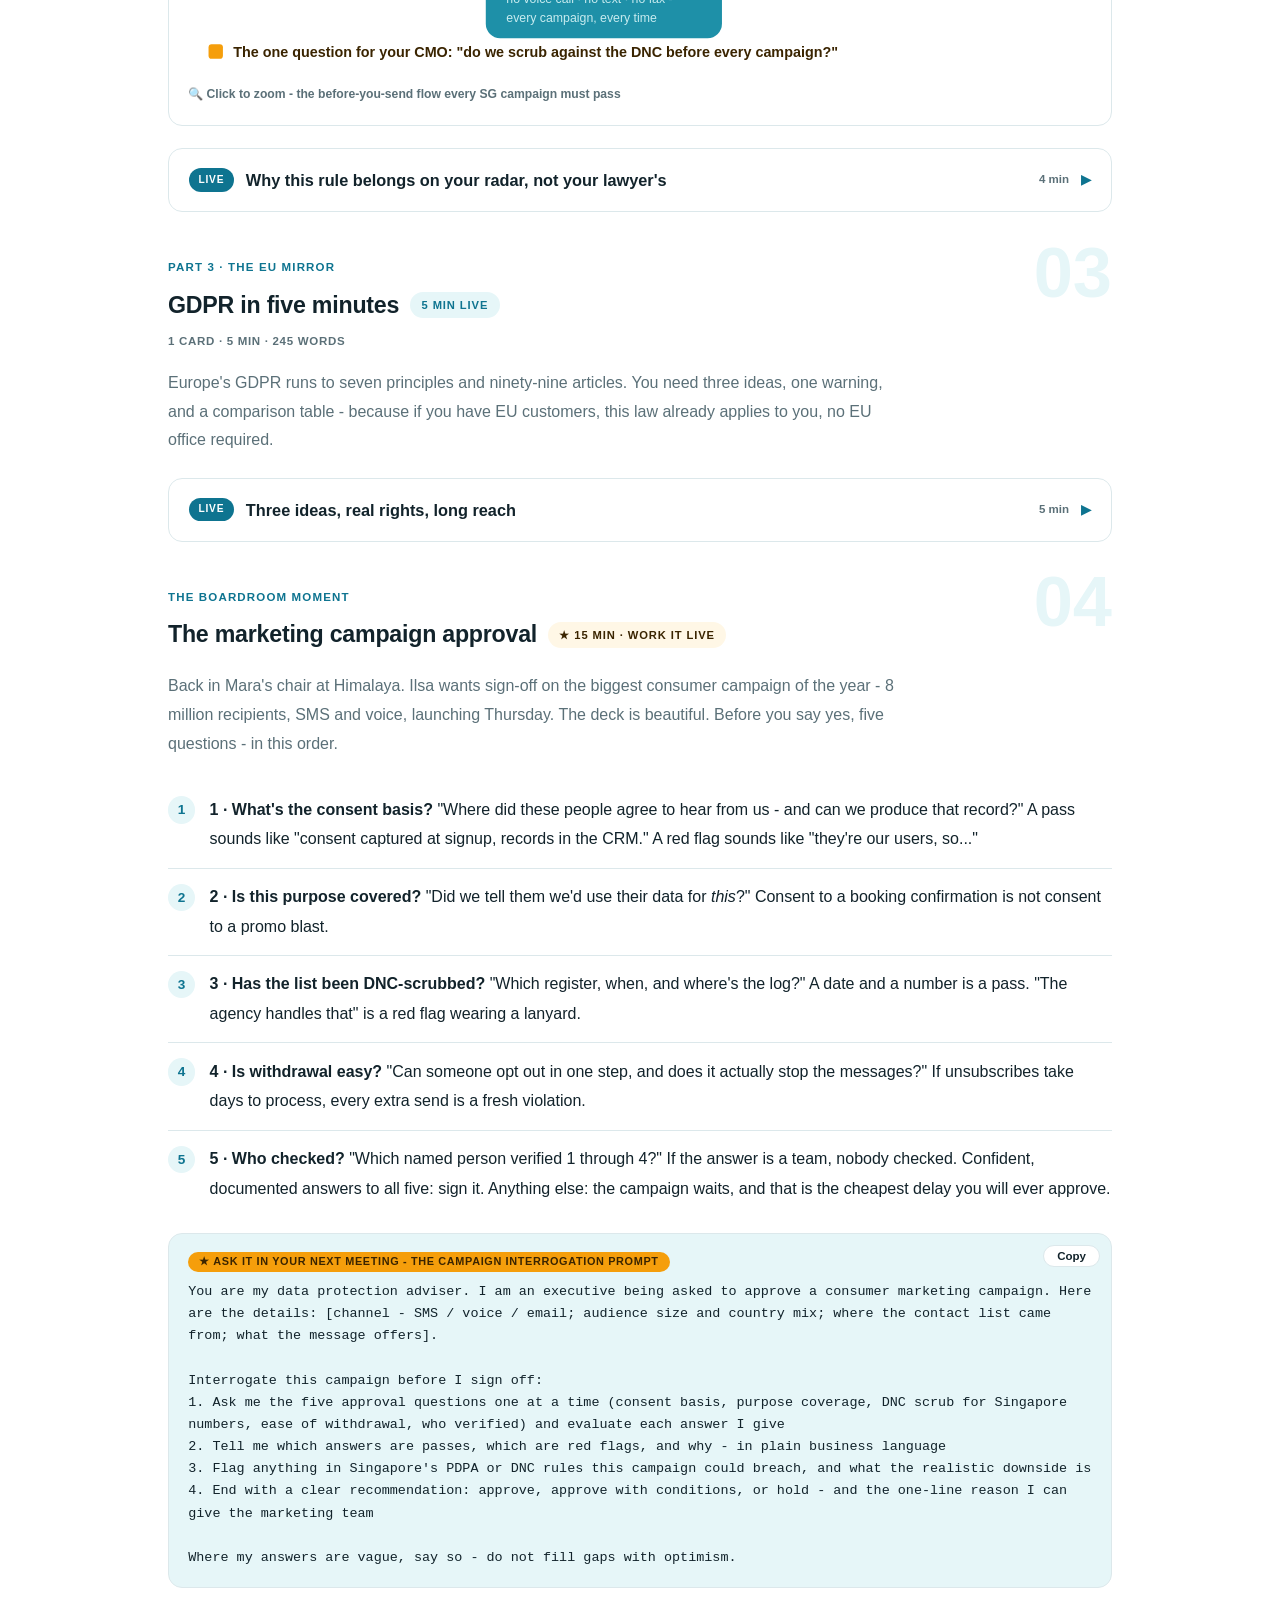
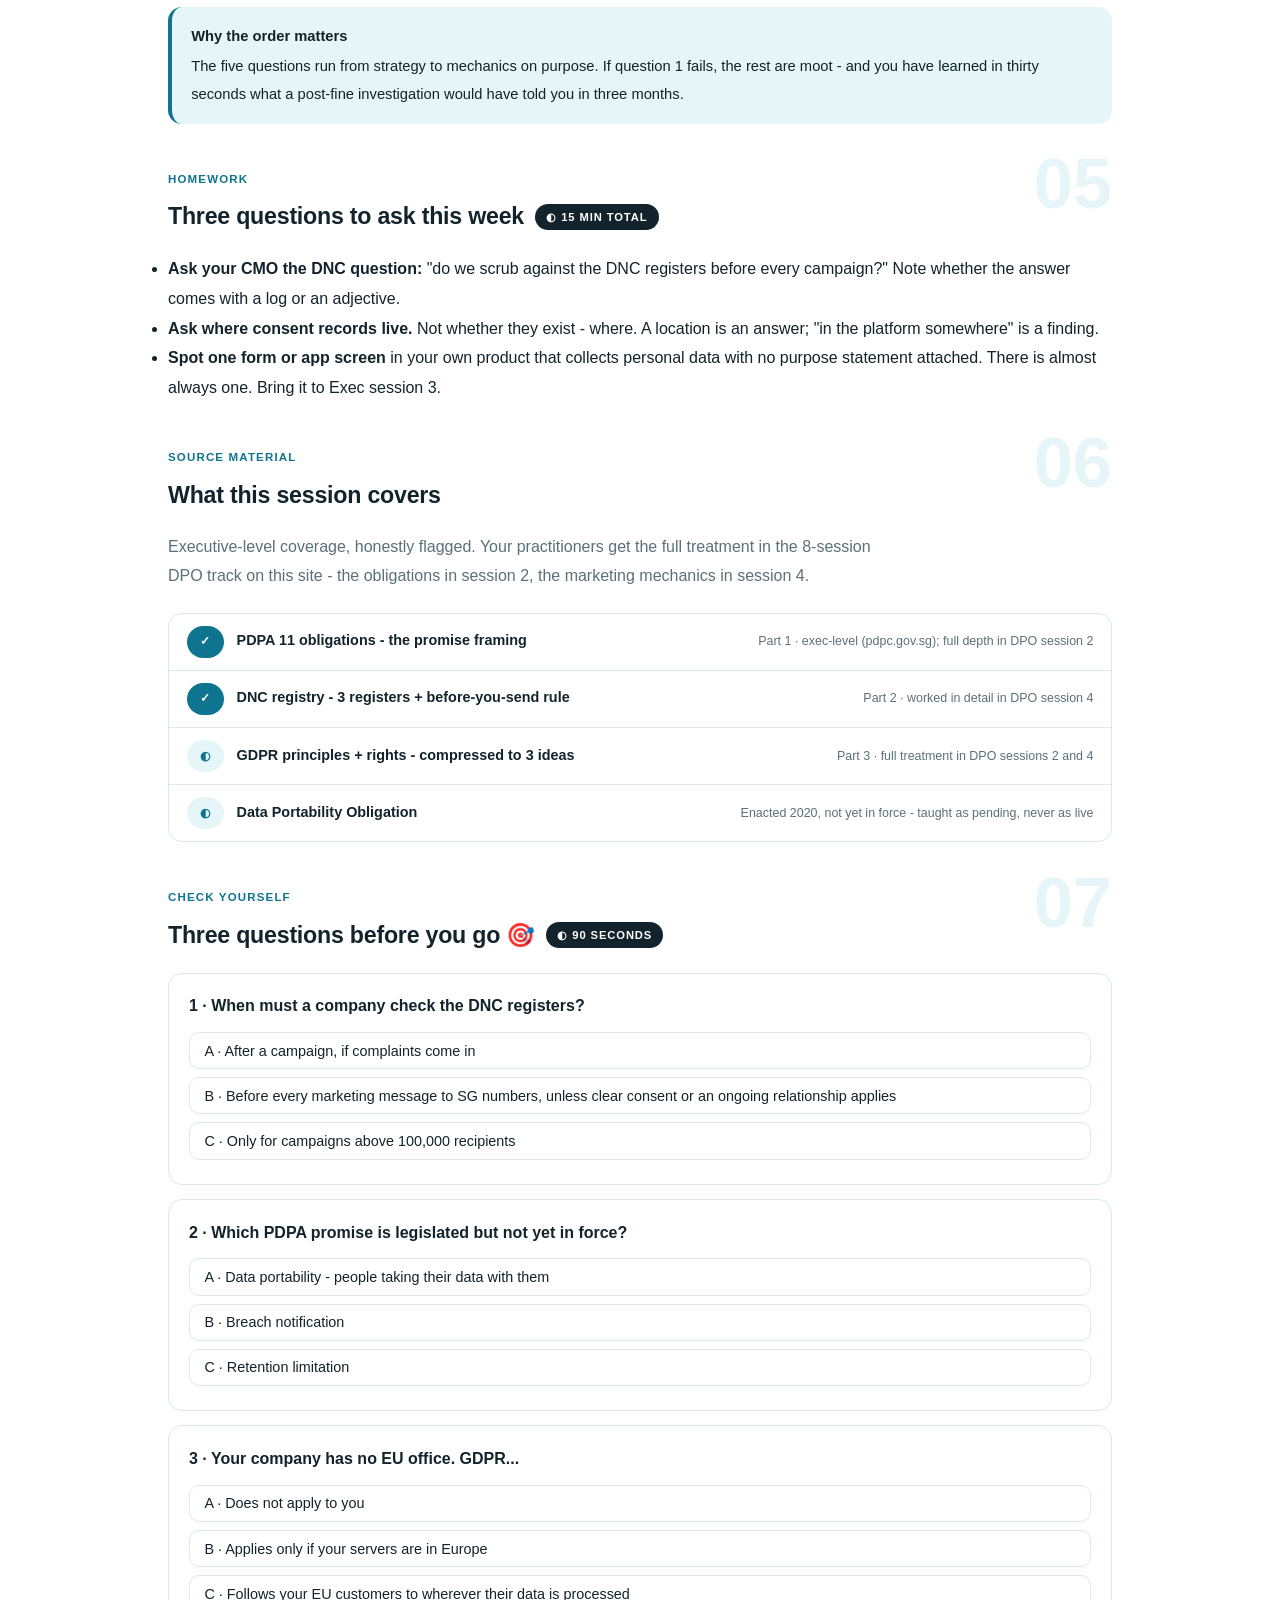
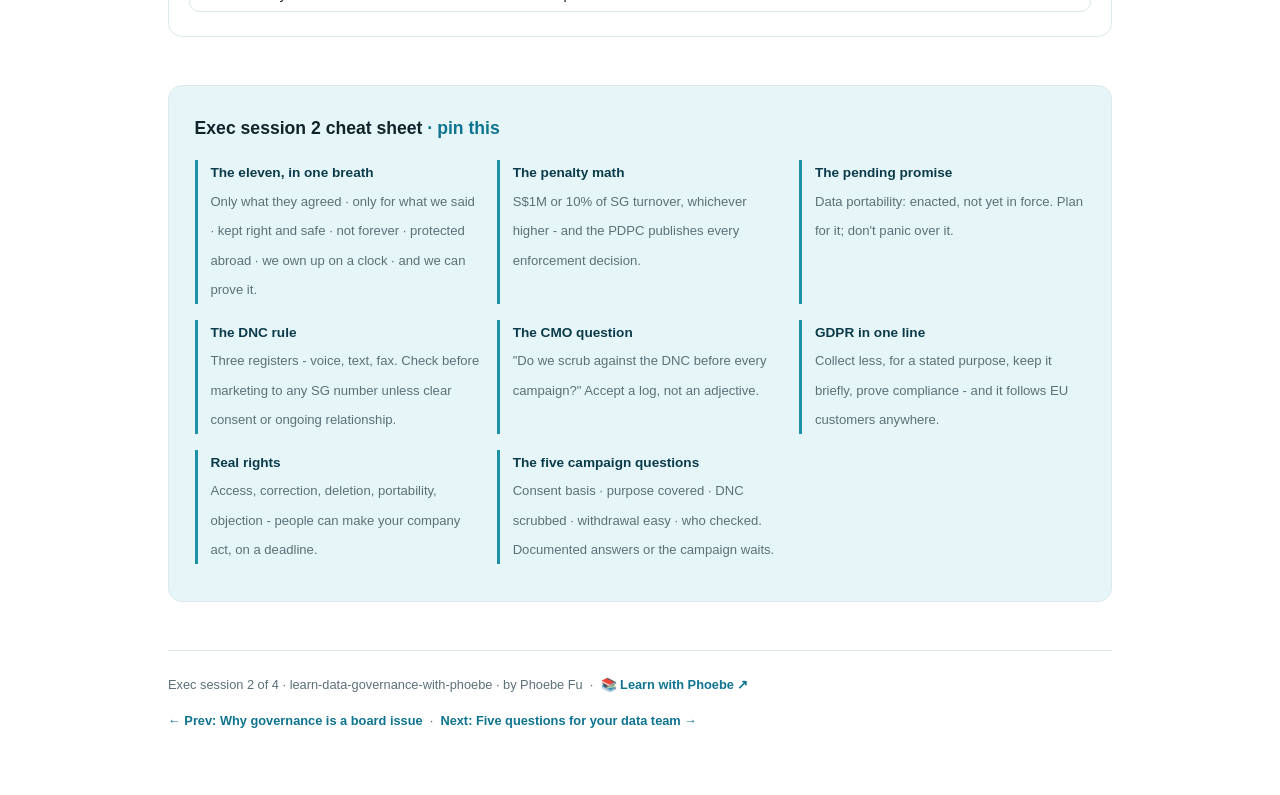
<file: courses/e2-rules-plain-english.html>
<!DOCTYPE html>
<html lang="en">
<head>
<meta charset="UTF-8">
<meta name="viewport" content="width=device-width, initial-scale=1.0">
<!-- social:start -->
<meta name="description" content="Nobody is asking you to read the Personal Data Protection Act. You need the shape of the rules your company must live by - and the shape fits in one session: the PDPA in one page, GDPR in...">
<meta property="og:type" content="article">
<meta property="og:site_name" content="Learn with Phoebe">
<meta property="og:title" content="The rules in plain English - learn data governance with phoebe">
<meta property="og:description" content="Nobody is asking you to read the Personal Data Protection Act. You need the shape of the rules your company must live by - and the shape fits in one session: the PDPA in one page, GDPR in...">
<meta property="og:url" content="https://phoebefu6.github.io/learn-data-governance-with-phoebe/courses/e2-rules-plain-english.html">
<meta property="og:image" content="https://phoebefu6.github.io/learn-data-governance-with-phoebe/assets/og-cover.png">
<meta property="og:image:width" content="1200">
<meta property="og:image:height" content="630">
<meta name="twitter:card" content="summary_large_image">
<meta name="twitter:title" content="The rules in plain English - learn data governance with phoebe">
<meta name="twitter:description" content="Nobody is asking you to read the Personal Data Protection Act. You need the shape of the rules your company must live by - and the shape fits in one session: the PDPA in one page, GDPR in...">
<meta name="twitter:image" content="https://phoebefu6.github.io/learn-data-governance-with-phoebe/assets/og-cover.png">
<!-- social:end -->
<title>Exec session 2 · The rules in plain English - learn data governance with phoebe</title>
<link rel="stylesheet" href="../assets/style.css?v=38">
</head>
<body>

<div class="toolbar">
  <div class="wrap">
    <span class="crumb"><a href="../index.html">learn-data-governance-with-phoebe</a> / Exec session 2 of 4</span>
    <button class="btn" id="toggle-all" type="button">Expand all</button>
    <button class="btn primary" id="zoom-toggle" type="button">Projector zoom: off</button>
  </div>
</div>

<header class="masthead">
  <div class="wrap">
    <div class="eyebrow">Learn Data Governance with Phoebe · Executive track · Session 2 of 4</div>
    <h1>The rules in <span class="accent">plain English</span></h1>
    <p class="sub">The eleven promises Singapore law makes on your behalf, the marketing rule that fines companies weekly, and the five minutes of GDPR you actually need. No statute reading required.</p>
    <div class="chip-row">
      <span class="chip level">🟢 Exec track</span>
      <span class="chip audience">C-level &amp; boards</span>
      <span class="chip audience">No tech required</span>
      <span class="chip audience">PDPA + GDPR</span>
      <span class="chip time">30 min self-read · 45 min live</span>
    </div>
    <div class="agenda">
      <span class="a1" style="flex:1">0-3 · Welcome</span>
      <span class="a2" style="flex:4">3-25 · The three rulebooks</span>
      <span class="a3" style="flex:4">25-42 · The boardroom moment</span>
      <span class="a4" style="flex:1">42-45 · Q&amp;A</span>
    </div>
  </div>
</header>

<main class="wrap">

  <!-- ============ INTRO ============ -->
  <section class="section" id="intro">
    <div class="section-kicker">
      <span class="klabel">Part 0</span>
      <h2>You don't need to read the statute</h2>
    </div>
    <p class="lede">Nobody is asking you to read the Personal Data Protection Act. You need the shape of the rules your company must live by - and the shape fits in one session: the PDPA in one page, GDPR in five minutes, and the marketing rule that fines companies so regularly it is practically a subscription. Last session you learned what ungoverned data costs. This session you learn what, exactly, the law thinks you promised.</p>
    <div class="legend">
      <span class="pill solid">Live - presented in session</span>
      <span class="pill light">Self-study - read after class</span>
      <span class="pill peach">★ Ask it in your next meeting</span>
      <span class="pill inkpill">PDPA-primary · GDPR mirror</span>
    </div>
    <div class="callout win">
      <strong>★ What you walk out with today</strong>
      The eleven PDPA obligations translated into promises you would recognise from any handshake deal, the one question to ask your CMO before the next campaign goes out, a four-line version of GDPR that covers what an executive needs, and a five-question checklist for signing off any marketing campaign without signing up for a fine.
    </div>
  </section>

  <!-- ============ PART 1: PDPA IN ONE PAGE ============ -->
  <section class="section" id="pdpa-page">
    <div class="section-kicker">
      <span class="klabel">Part 1 · the PDPA in one page</span>
      <h2>Eleven promises your company is already making <span class="tag concept">10 min live</span></h2>
    </div>
    <p class="lede">Lawyers see eleven obligations. You should see eleven promises - things your company implicitly tells every customer the moment it collects their data. Ten are live law today. The eleventh is signed but waiting. Here they all are, in the language you would actually use.</p>

    <figure class="zoomable">
      <svg viewBox="0 0 880 496" xmlns="http://www.w3.org/2000/svg" role="img" aria-label="The eleven PDPA obligations as plain-English promises, portability flagged as not yet in force">
        <style>
          .e2pN { font: 700 15px Inter, sans-serif; fill: #FFFFFF; }
          .e2pP { font: 400 13px Inter, sans-serif; fill: #C7EBEF; }
          .e2pNd { font: 700 15px Inter, sans-serif; fill: #12232B; }
          .e2pPd { font: 400 13px Inter, sans-serif; fill: #5B7078; }
          .e2pW { font: 700 12px Inter, sans-serif; fill: #3A2400; }
          .e2pNote { font: 600 14px Inter, sans-serif; fill: #3A2400; }
        </style>
        <rect x="20" y="16" width="840" height="32" rx="8" fill="#0B3B4A"/>
        <text class="e2pN" x="40" y="37">Consent</text>
        <text class="e2pP" x="280" y="37">We only use data people agreed to give us.</text>
        <rect x="20" y="54" width="840" height="32" rx="8" fill="#0E7490"/>
        <text class="e2pN" x="40" y="75">Purpose limitation</text>
        <text class="e2pP" x="280" y="75">And only for what we said we'd use it for.</text>
        <rect x="20" y="92" width="840" height="32" rx="8" fill="#1E90A8"/>
        <text class="e2pN" x="40" y="113">Notification</text>
        <text class="e2pP" x="280" y="113">We tell people what we collect and why, up front.</text>
        <rect x="20" y="130" width="840" height="32" rx="8" fill="#0B3B4A"/>
        <text class="e2pN" x="40" y="151">Access &amp; correction</text>
        <text class="e2pP" x="280" y="151">People can see their data and fix what's wrong.</text>
        <rect x="20" y="168" width="840" height="32" rx="8" fill="#0E7490"/>
        <text class="e2pN" x="40" y="189">Accuracy</text>
        <text class="e2pP" x="280" y="189">We keep it right before we act on it.</text>
        <rect x="20" y="206" width="840" height="32" rx="8" fill="#1E90A8"/>
        <text class="e2pN" x="40" y="227">Protection</text>
        <text class="e2pP" x="280" y="227">We keep it safe - real security, actually in place.</text>
        <rect x="20" y="244" width="840" height="32" rx="8" fill="#0B3B4A"/>
        <text class="e2pN" x="40" y="265">Retention limitation</text>
        <text class="e2pP" x="280" y="265">We don't keep it forever.</text>
        <rect x="20" y="282" width="840" height="32" rx="8" fill="#0E7490"/>
        <text class="e2pN" x="40" y="303">Transfer limitation</text>
        <text class="e2pP" x="280" y="303">It stays protected wherever in the world we send it.</text>
        <rect x="20" y="320" width="840" height="32" rx="8" fill="#1E90A8"/>
        <text class="e2pN" x="40" y="341">Breach notification</text>
        <text class="e2pP" x="280" y="341">When it goes wrong, we own up - on a legal clock.</text>
        <rect x="20" y="358" width="840" height="32" rx="8" fill="#0B3B4A"/>
        <text class="e2pN" x="40" y="379">Accountability</text>
        <text class="e2pP" x="280" y="379">We can prove all of the above. And we have a DPO.</text>
        <rect x="20" y="396" width="840" height="32" rx="8" fill="#E6F6F8" stroke="#DCE8EB"/>
        <text class="e2pNd" x="40" y="417">Data portability</text>
        <text class="e2pPd" x="280" y="417">People can take their data with them.</text>
        <rect x="646" y="401" width="196" height="22" rx="11" fill="#F59E0B"/>
        <text class="e2pW" x="662" y="416">enacted - not yet in force</text>
        <rect x="20" y="448" width="14" height="14" rx="3" fill="#F59E0B"/>
        <text class="e2pNote" x="44" y="460">Ten promises are live law today. The eleventh - portability - is enacted but waiting</text>
        <text class="e2pNote" x="44" y="480">for regulations. Don't let anyone tell you it is already in force.</text>
      </svg>
      <figcaption>🔍 Click to zoom - the eleven PDPA obligations, translated into promises</figcaption>
    </figure>

    <details class="card" open>
      <summary><span class="mode live">Live</span>The promises, walked through<span class="mini">5 min</span><span class="caret">▶</span></summary>
      <div class="body">
        <p>Read the list as four groups and it stops being legal furniture:</p>
        <ul>
          <li><strong>The deal promises</strong> (consent, purpose, notification): we told you what we're collecting, you agreed, and we won't quietly repurpose it. Most marketing trouble starts here.</li>
          <li><strong>The care promises</strong> (access &amp; correction, accuracy, protection): you can see your data, we keep it right, and we keep it safe. "Safe" means reasonable security actually in place - not a policy PDF.</li>
          <li><strong>The lifecycle promises</strong> (retention, transfer): we delete it when the purpose is done, and if it crosses a border it stays just as protected on the other side.</li>
          <li><strong>The grown-up promises</strong> (breach notification, accountability): when it goes wrong we own up on a clock, and at any moment we can <em>prove</em> we keep all the promises above - which is why the law makes a DPO mandatory.</li>
        </ul>
        <p>And the eleventh - portability, letting people take their data to a competitor - is enacted but not yet in force. Flag it in your planning; do not let a vendor sell you urgency on it.</p>
        <div class="callout example">
          <span class="ex-pill">Real world</span>
          <p><strong>Score Himalaya from your chair.</strong> Consent: murky at best across 8 million consumers. Purpose and notification: forms collecting data with no stated reason. Protection: a consumer table sat exposed for six days. Retention: "keep everything," including ex-clients' data. Accountability: no DPO until the board created one last quarter. Five promises broken before breakfast - and Himalaya is not unusual. That is why this list is worth one page of your attention.</p>
        </div>
      </div>
    </details>

    <details class="card">
      <summary><span class="mode self">Self-study</span>The penalty math, one more time<span class="mini">2 min read</span><span class="caret">▶</span></summary>
      <div class="body">
        <p>From session 1, the number worth remembering: breaking these promises can cost up to <strong>S$1 million or 10% of your annual Singapore turnover, whichever is higher</strong>. Two details make it sharper:</p>
        <ul>
          <li><strong>The regulator publishes its enforcement decisions.</strong> Your fine arrives with a public write-up of exactly what your company did wrong - a case study with your name on it, indexed forever.</li>
          <li><strong>The percentage design means growth raises the stakes.</strong> Every quarter of revenue growth quietly raises your maximum exposure. The promises do not get cheaper to break as you scale; they get more expensive.</li>
        </ul>
        <div class="callout tip">
          <strong>The exec takeaway</strong>
          You will never be asked to recite the eleven. You will be asked - by a buyer, an investor, or a journalist - whether your company keeps them. The one-page version above is enough to know whether the answer you're given is real.
        </div>
      </div>
    </details>
  </section>

  <!-- ============ PART 2: THE DNC RULE ============ -->
  <section class="section" id="dnc-rule">
    <div class="section-kicker">
      <span class="klabel">Part 2 · the marketing rule</span>
      <h2>The DNC rule - the one that fines companies weekly <span class="tag concept">6 min live</span></h2>
    </div>
    <p class="lede">Singapore keeps a Do Not Call registry - three registers, actually: no voice call, no text message, no fax. The rule is simple: <strong>before marketing to a Singapore phone number, check the register</strong> - unless you hold clear consent or an ongoing-relationship exemption applies. Simple, and yet it produces enforcement decisions with metronome regularity, because it fails quietly inside marketing operations where nobody senior is looking.</p>

    <figure class="zoomable">
      <svg viewBox="0 0 880 340" xmlns="http://www.w3.org/2000/svg" role="img" aria-label="The before-you-send flow: campaign, consent check, DNC scrub, then send">
        <style>
          .e2dT { font: 700 16px Inter, sans-serif; fill: #FFFFFF; }
          .e2dS { font: 400 12px Inter, sans-serif; fill: #C7EBEF; }
          .e2dTd { font: 700 16px Inter, sans-serif; fill: #12232B; }
          .e2dSd { font: 400 12px Inter, sans-serif; fill: #5B7078; }
          .e2dL { font: 600 12px Inter, sans-serif; fill: #5B7078; }
          .e2dN { font: 600 14px Inter, sans-serif; fill: #3A2400; }
        </style>
        <defs>
          <marker id="e2dArw" markerWidth="8" markerHeight="8" refX="6" refY="3" orient="auto">
            <path d="M0,0 L6,3 L0,6 z" fill="#B4CBD1"/>
          </marker>
        </defs>
        <rect x="20" y="40" width="200" height="96" rx="14" fill="#0B3B4A"/>
        <text class="e2dT" x="40" y="76">Campaign ready</text>
        <text class="e2dS" x="40" y="100">SMS or voice to</text>
        <text class="e2dS" x="40" y="118">SG phone numbers</text>
        <rect x="290" y="40" width="230" height="96" rx="14" fill="#0E7490"/>
        <text class="e2dT" x="310" y="70">Clear consent, or</text>
        <text class="e2dT" x="310" y="92">ongoing relationship?</text>
        <text class="e2dS" x="310" y="118">for this exact channel</text>
        <rect x="610" y="40" width="250" height="96" rx="14" fill="#7DD3DC"/>
        <text class="e2dTd" x="630" y="80">OK to send</text>
        <text class="e2dSd" x="630" y="106">consented or cleared numbers only</text>
        <rect x="290" y="210" width="230" height="96" rx="14" fill="#1E90A8"/>
        <text class="e2dT" x="310" y="246">Scrub the DNC registers</text>
        <text class="e2dS" x="310" y="272">no voice call · no text · no fax -</text>
        <text class="e2dS" x="310" y="290">every campaign, every time</text>
        <line x1="220" y1="88" x2="284" y2="88" stroke="#B4CBD1" stroke-width="2" marker-end="url(#e2dArw)"/>
        <line x1="520" y1="88" x2="604" y2="88" stroke="#B4CBD1" stroke-width="2" marker-end="url(#e2dArw)"/>
        <text class="e2dL" x="548" y="78">yes</text>
        <line x1="405" y1="136" x2="405" y2="204" stroke="#B4CBD1" stroke-width="2" marker-end="url(#e2dArw)"/>
        <text class="e2dL" x="416" y="176">no</text>
        <path d="M520 258 L735 258 L735 142" fill="none" stroke="#B4CBD1" stroke-width="2" marker-end="url(#e2dArw)"/>
        <text class="e2dL" x="548" y="248">number not listed</text>
        <rect x="20" y="312" width="14" height="14" rx="3" fill="#F59E0B"/>
        <text class="e2dN" x="44" y="324">The one question for your CMO: "do we scrub against the DNC before every campaign?"</text>
      </svg>
      <figcaption>🔍 Click to zoom - the before-you-send flow every SG campaign must pass</figcaption>
    </figure>

    <details class="card">
      <summary><span class="mode live">Live</span>Why this rule belongs on your radar, not your lawyer's<span class="mini">4 min</span><span class="caret">▶</span></summary>
      <div class="body">
        <p>Here is the reframe that makes the DNC rule manageable: it is not a legal problem. It is a <strong>marketing process control</strong> - like a spend approval, except the thing being approved is whether a phone number may legally be contacted. The check is cheap, automated, and either wired into your campaign tooling or it is not. There is no sophisticated middle ground.</p>
        <ul>
          <li><strong>The rule:</strong> check the relevant register before every voice, text, or fax marketing message to a Singapore number.</li>
          <li><strong>The two ways around it:</strong> clear consent from the person, or the ongoing-relationship exemption for existing customers - both narrower than your marketing team will assume.</li>
          <li><strong>The exec move:</strong> one question to your CMO - "do we scrub against the DNC before every campaign?" A confident "yes, it's automated, here's the log" ends the conversation. Anything else starts one.</li>
        </ul>
        <div class="callout example">
          <span class="ex-pill">Real world</span>
          <p><strong>Ilsa's 8-million-consumer problem.</strong> From your chair at Himalaya: your CRO's team blasts SMS and voice campaigns to the full consumer base with no DNC check and consent nobody can produce. A competitor was just fined for exactly this. Every campaign that goes out is a spin of the wheel - and the person who approved the campaign budget, not the marketing exec who pressed send, is who the board will look at. That would be you.</p>
        </div>
      </div>
    </details>
  </section>

  <!-- ============ PART 3: GDPR IN FIVE MINUTES ============ -->
  <section class="section" id="gdpr-five">
    <div class="section-kicker">
      <span class="klabel">Part 3 · the EU mirror</span>
      <h2>GDPR in five minutes <span class="tag concept">5 min live</span></h2>
    </div>
    <p class="lede">Europe's GDPR runs to seven principles and ninety-nine articles. You need three ideas, one warning, and a comparison table - because if you have EU customers, this law already applies to you, no EU office required.</p>

    <details class="card">
      <summary><span class="mode live">Live</span>Three ideas, real rights, long reach<span class="mini">5 min</span><span class="caret">▶</span></summary>
      <div class="body">
        <p>The whole regulation compresses, for executive purposes, into three ideas:</p>
        <ul>
          <li><strong>Only collect what you need, for a purpose you stated.</strong> Data hoarding "in case it's useful later" is exactly the thing this law was written to stop.</li>
          <li><strong>Keep it accurate, and no longer than needed.</strong> Storage limits are a legal duty, not a cost optimisation.</li>
          <li><strong>Protect it - and be able to prove all of this.</strong> Same accountability idea as the PDPA: documentation, not good intentions.</li>
        </ul>
        <p>Two things give GDPR its teeth. First, <strong>people hold real rights</strong> - to access their data, correct it, delete it, take it elsewhere, and object to how it's used - and your company must respond when they exercise them. Second, <strong>it travels</strong>: GDPR follows EU customers to wherever their data is processed. Himalaya's EU consumers put a Singapore warehouse squarely in scope.</p>
        <table class="clean">
          <thead><tr><th>Exec question</th><th>PDPA (Singapore)</th><th>GDPR (EU)</th></tr></thead>
          <tbody>
            <tr><td><strong>Maximum penalty</strong></td><td>S$1M or 10% of SG turnover</td><td>EUR 20M or 4% of global turnover</td></tr>
            <tr><td><strong>Breach clock</strong></td><td>Assess in 30 days; notify PDPC in 3 days if notifiable</td><td>Notify the authority within 72 hours</td></tr>
            <tr><td><strong>DPO mandate</strong></td><td>Every organisation, no exemptions</td><td>Only in 3 cases - but large-scale consumer platforms usually qualify</td></tr>
            <tr><td><strong>Reach</strong></td><td>Organisations in Singapore</td><td>Follows EU customers anywhere in the world</td></tr>
            <tr><td><strong>Marketing regime</strong></td><td>DNC registers - check before you send</td><td>Consent-first; pre-ticked boxes don't count</td></tr>
          </tbody>
        </table>
        <div class="callout tip">
          <strong>Where the depth lives</strong>
          This is deliberately the compressed version. Your practitioners get the full treatment - principles, lawful bases, all eight rights, and the marketing mechanics - in DPO sessions 2 and 4 on this site.
        </div>
      </div>
    </details>
  </section>

  <!-- ============ BOARDROOM MOMENT ============ -->
  <section class="section" id="boardroom">
    <div class="section-kicker">
      <span class="klabel">The boardroom moment</span>
      <h2>The marketing campaign approval <span class="tag demo">★ 15 min · work it live</span></h2>
    </div>
    <p class="lede">Back in Mara's chair at Himalaya. Ilsa wants sign-off on the biggest consumer campaign of the year - 8 million recipients, SMS and voice, launching Thursday. The deck is beautiful. Before you say yes, five questions - in this order.</p>

    <div class="steps">
      <div class="step"><p><strong>1 · What's the consent basis?</strong> "Where did these people agree to hear from us - and can we produce that record?" A pass sounds like "consent captured at signup, records in the CRM." A red flag sounds like "they're our users, so..."</p></div>
      <div class="step"><p><strong>2 · Is this purpose covered?</strong> "Did we tell them we'd use their data for <em>this</em>?" Consent to a booking confirmation is not consent to a promo blast.</p></div>
      <div class="step"><p><strong>3 · Has the list been DNC-scrubbed?</strong> "Which register, when, and where's the log?" A date and a number is a pass. "The agency handles that" is a red flag wearing a lanyard.</p></div>
      <div class="step"><p><strong>4 · Is withdrawal easy?</strong> "Can someone opt out in one step, and does it actually stop the messages?" If unsubscribes take days to process, every extra send is a fresh violation.</p></div>
      <div class="step"><p><strong>5 · Who checked?</strong> "Which named person verified 1 through 4?" If the answer is a team, nobody checked. Confident, documented answers to all five: sign it. Anything else: the campaign waits, and that is the cheapest delay you will ever approve.</p></div>
    </div>

    <div class="prompt-box good"><span class="label">★ Ask it in your next meeting - the campaign interrogation prompt</span>You are my data protection adviser. I am an executive being asked to approve a consumer marketing campaign. Here are the details: [channel - SMS / voice / email; audience size and country mix; where the contact list came from; what the message offers].

Interrogate this campaign before I sign off:
1. Ask me the five approval questions one at a time (consent basis, purpose coverage, DNC scrub for Singapore numbers, ease of withdrawal, who verified) and evaluate each answer I give
2. Tell me which answers are passes, which are red flags, and why - in plain business language
3. Flag anything in Singapore's PDPA or DNC rules this campaign could breach, and what the realistic downside is
4. End with a clear recommendation: approve, approve with conditions, or hold - and the one-line reason I can give the marketing team

Where my answers are vague, say so - do not fill gaps with optimism.</div>

    <div class="callout tip">
      <strong>Why the order matters</strong>
      The five questions run from strategy to mechanics on purpose. If question 1 fails, the rest are moot - and you have learned in thirty seconds what a post-fine investigation would have told you in three months.
    </div>
  </section>

  <!-- ============ HOMEWORK ============ -->
  <section class="section" id="exercise">
    <div class="section-kicker">
      <span class="klabel">Homework</span>
      <h2>Three questions to ask this week <span class="tag exercise">◐ 15 min total</span></h2>
    </div>
    <ul>
      <li><strong>Ask your CMO the DNC question:</strong> "do we scrub against the DNC registers before every campaign?" Note whether the answer comes with a log or an adjective.</li>
      <li><strong>Ask where consent records live.</strong> Not whether they exist - where. A location is an answer; "in the platform somewhere" is a finding.</li>
      <li><strong>Spot one form or app screen</strong> in your own product that collects personal data with no purpose statement attached. There is almost always one. Bring it to Exec session 3.</li>
    </ul>
  </section>

  <!-- ============ SOURCES COVERED ============ -->
  <section class="section" id="official">
    <div class="section-kicker">
      <span class="klabel">Source material</span>
      <h2>What this session covers</h2>
    </div>
    <p class="lede">Executive-level coverage, honestly flagged. Your practitioners get the full treatment in the 8-session DPO track on this site - the obligations in session 2, the marketing mechanics in session 4.</p>
    <div class="covered">
      <div class="covered-row"><span class="status pill solid">✓</span><span class="name">PDPA 11 obligations - the promise framing</span><span class="note">Part 1 · exec-level (pdpc.gov.sg); full depth in DPO session 2</span></div>
      <div class="covered-row"><span class="status pill solid">✓</span><span class="name">DNC registry - 3 registers + before-you-send rule</span><span class="note">Part 2 · worked in detail in DPO session 4</span></div>
      <div class="covered-row"><span class="status pill light">◐</span><span class="name">GDPR principles + rights - compressed to 3 ideas</span><span class="note">Part 3 · full treatment in DPO sessions 2 and 4</span></div>
      <div class="covered-row"><span class="status pill light">◐</span><span class="name">Data Portability Obligation</span><span class="note">Enacted 2020, not yet in force - taught as pending, never as live</span></div>
    </div>
  </section>

  <!-- ============ QUIZ ============ -->
  <section class="section" id="quiz">
    <div class="section-kicker">
      <span class="klabel">Check yourself</span>
      <h2>Three questions before you go 🎯 <span class="tag exercise">◐ 90 seconds</span></h2>
    </div>
    <div class="quiz-q" data-answer="1">
      <p class="qtext">1 · When must a company check the DNC registers?</p>
      <button class="qopt" type="button">A · After a campaign, if complaints come in</button>
      <button class="qopt" type="button">B · Before every marketing message to SG numbers, unless clear consent or an ongoing relationship applies</button>
      <button class="qopt" type="button">C · Only for campaigns above 100,000 recipients</button>
      <p class="qwhy">The check comes BEFORE sending, every time - there is no size threshold, and "we'll fix it if someone complains" is how the weekly fines happen.</p>
    </div>
    <div class="quiz-q" data-answer="0">
      <p class="qtext">2 · Which PDPA promise is legislated but not yet in force?</p>
      <button class="qopt" type="button">A · Data portability - people taking their data with them</button>
      <button class="qopt" type="button">B · Breach notification</button>
      <button class="qopt" type="button">C · Retention limitation</button>
      <p class="qwhy">Portability was enacted in the 2020 amendments but awaits regulations. The other ten obligations are live law today.</p>
    </div>
    <div class="quiz-q" data-answer="2">
      <p class="qtext">3 · Your company has no EU office. GDPR...</p>
      <button class="qopt" type="button">A · Does not apply to you</button>
      <button class="qopt" type="button">B · Applies only if your servers are in Europe</button>
      <button class="qopt" type="button">C · Follows your EU customers to wherever their data is processed</button>
      <p class="qwhy">GDPR is extraterritorial - it attaches to the people, not the premises. EU consumers in a Singapore warehouse put that warehouse in scope.</p>
    </div>
    <p class="quiz-score"></p>
  </section>

  <!-- ============ CHEAT SHEET ============ -->
  <section class="cheat" id="cheatsheet">
    <h3>Exec session 2 cheat sheet <span>· pin this</span></h3>
    <div class="grid-2">
      <div class="cheat-item"><b>The eleven, in one breath</b><span>Only what they agreed · only for what we said · kept right and safe · not forever · protected abroad · we own up on a clock · and we can prove it.</span></div>
      <div class="cheat-item"><b>The penalty math</b><span>S$1M or 10% of SG turnover, whichever higher - and the PDPC publishes every enforcement decision.</span></div>
      <div class="cheat-item"><b>The pending promise</b><span>Data portability: enacted, not yet in force. Plan for it; don't panic over it.</span></div>
      <div class="cheat-item"><b>The DNC rule</b><span>Three registers - voice, text, fax. Check before marketing to any SG number unless clear consent or ongoing relationship.</span></div>
      <div class="cheat-item"><b>The CMO question</b><span>"Do we scrub against the DNC before every campaign?" Accept a log, not an adjective.</span></div>
      <div class="cheat-item"><b>GDPR in one line</b><span>Collect less, for a stated purpose, keep it briefly, prove compliance - and it follows EU customers anywhere.</span></div>
      <div class="cheat-item"><b>Real rights</b><span>Access, correction, deletion, portability, objection - people can make your company act, on a deadline.</span></div>
      <div class="cheat-item"><b>The five campaign questions</b><span>Consent basis · purpose covered · DNC scrubbed · withdrawal easy · who checked. Documented answers or the campaign waits.</span></div>
    </div>
  </section>

  <footer class="pagefoot">
    <span>Exec session 2 of 4 · learn-data-governance-with-phoebe · by Phoebe Fu &nbsp;·&nbsp; 📚 <a href="https://phoebefu6.github.io/learn-with-phoebe/">Learn with Phoebe ↗</a></span>
    <span><a href="e1-board-issue.html">← Prev: Why governance is a board issue</a> &nbsp;·&nbsp; <a href="e3-five-questions.html">Next: Five questions for your data team →</a></span>
  </footer>

</main>

<script src="../assets/app.js?v=36"></script>
</body>
</html>
</file>
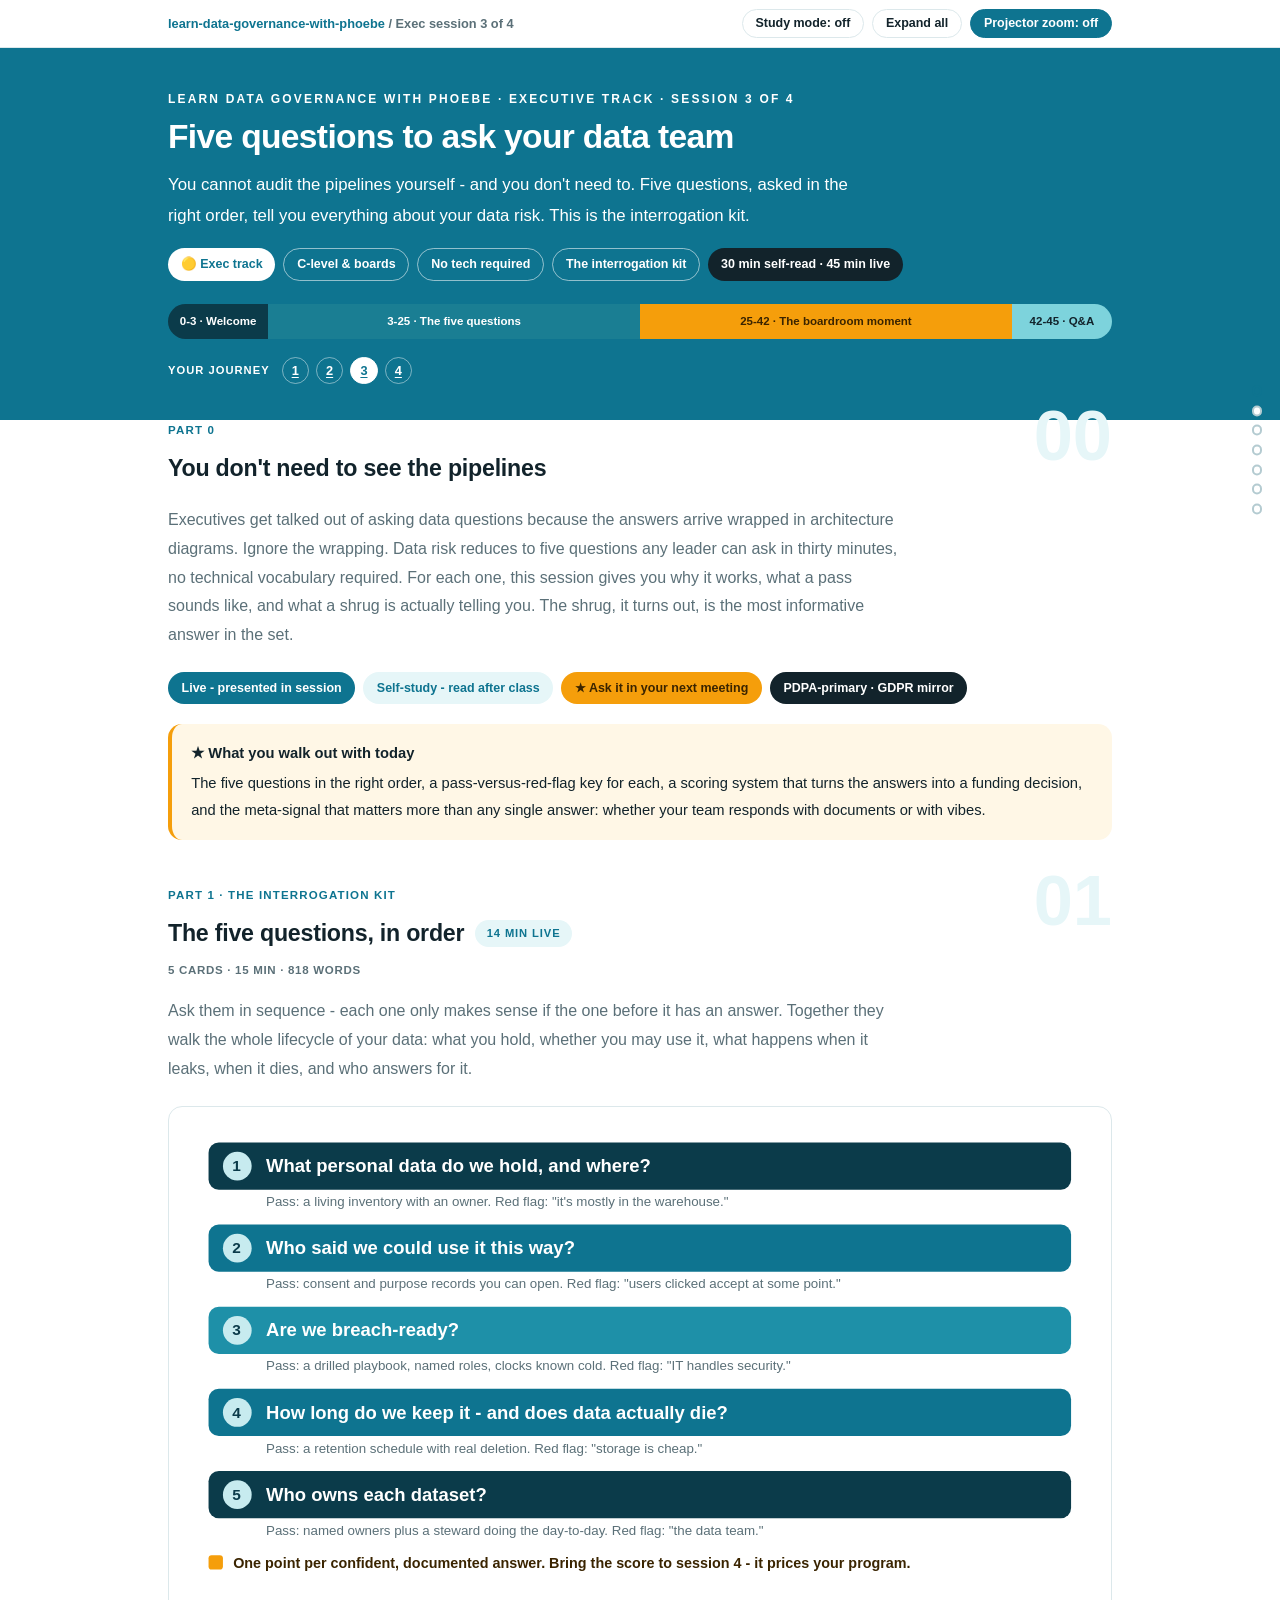
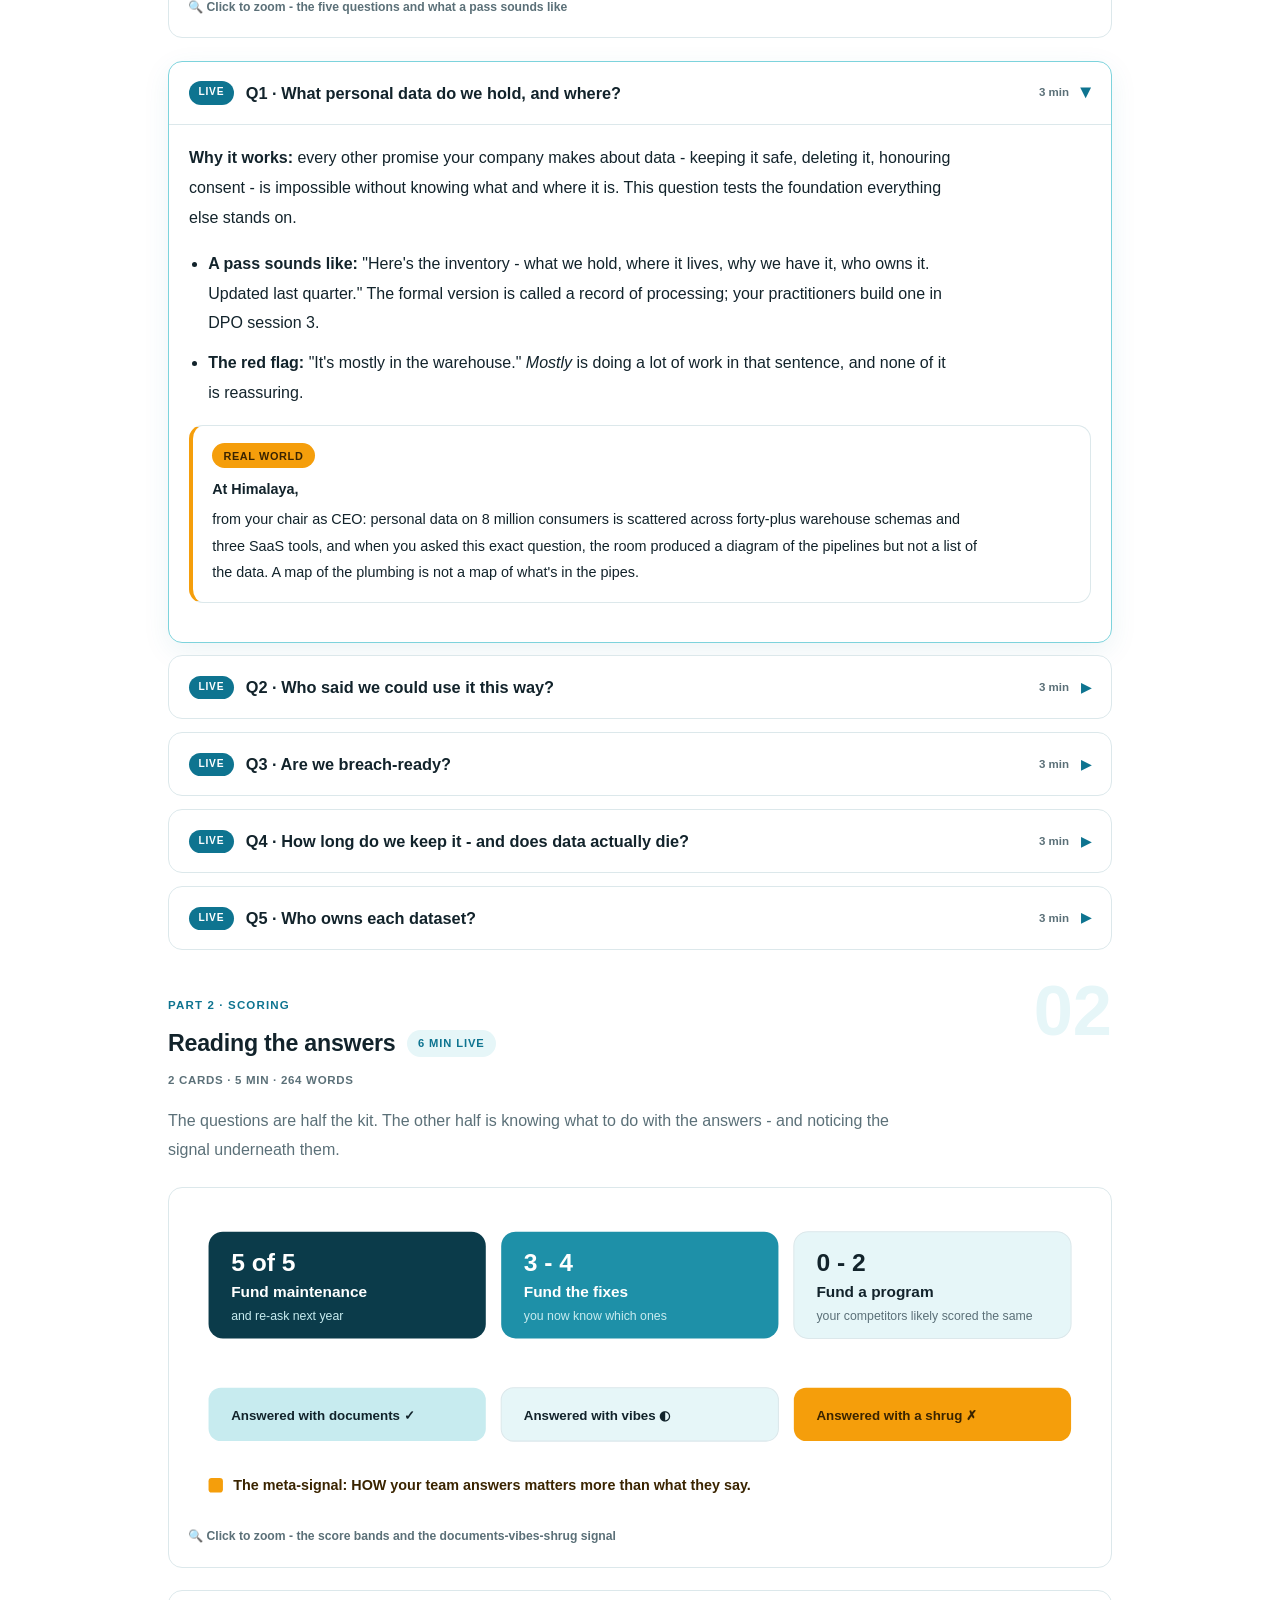
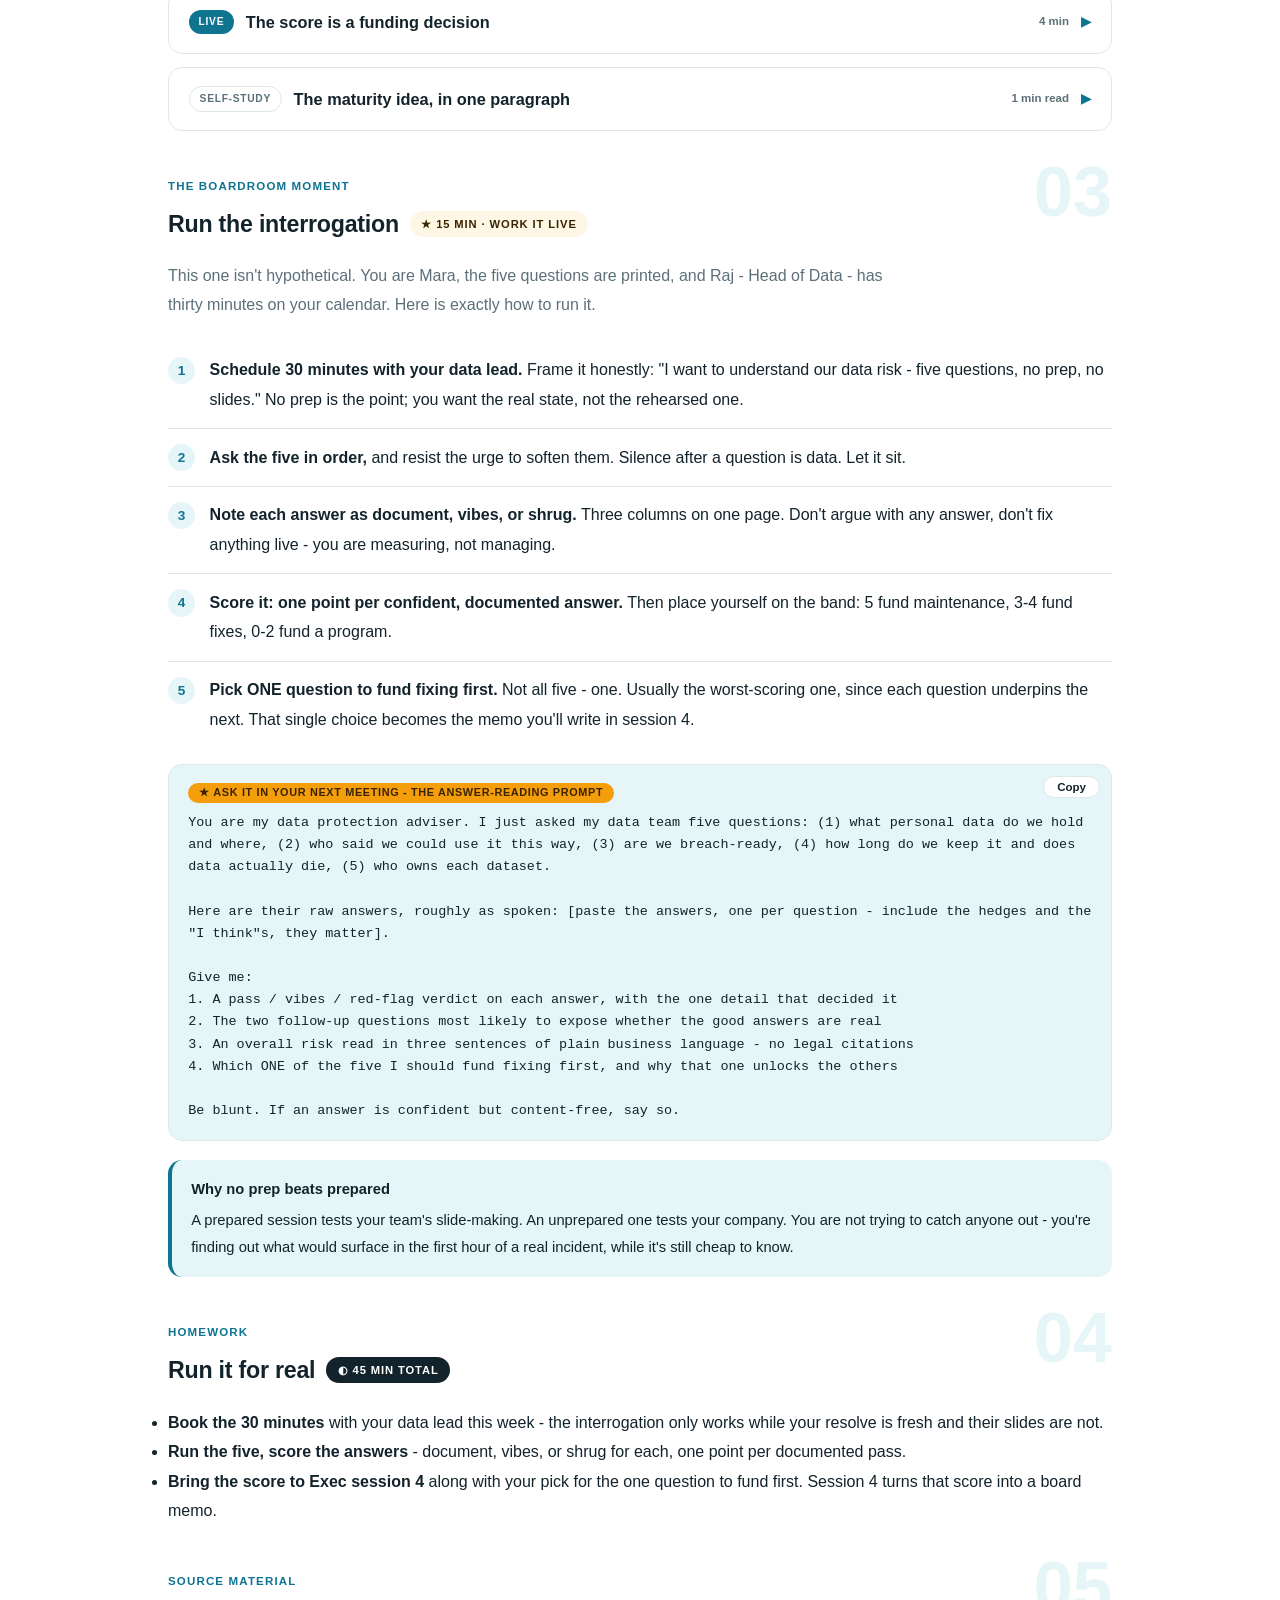
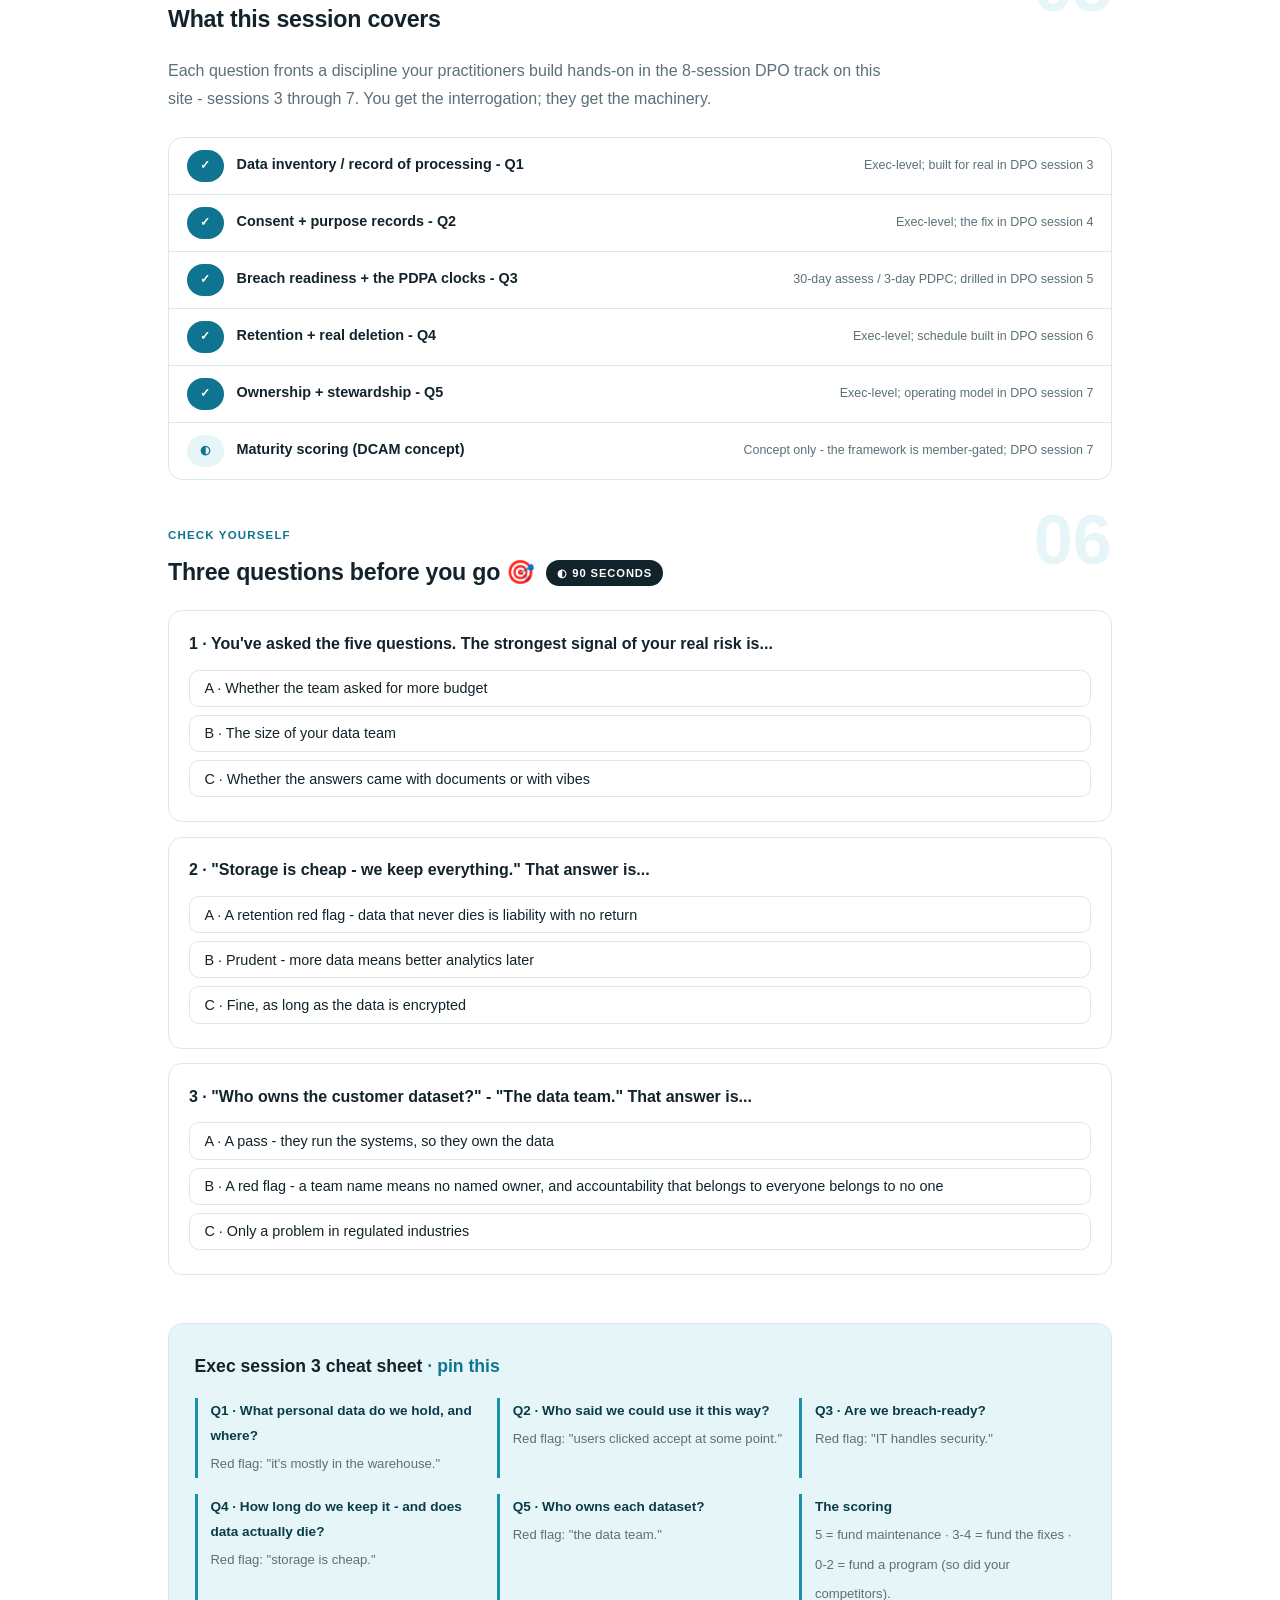
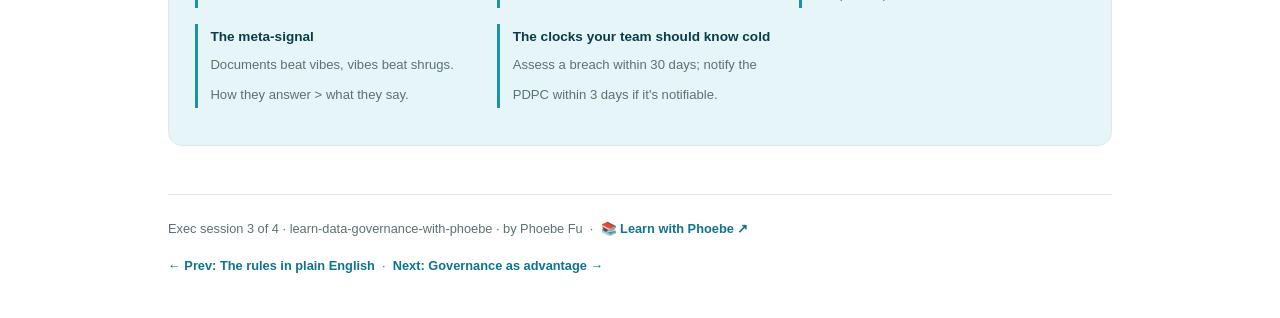
<file: courses/e3-five-questions.html>
<!DOCTYPE html>
<html lang="en">
<head>
<meta charset="UTF-8">
<meta name="viewport" content="width=device-width, initial-scale=1.0">
<!-- social:start -->
<meta name="description" content="Executives get talked out of asking data questions because the answers arrive wrapped in architecture diagrams. Ignore the wrapping. Data risk reduces to five questions any leader can ask...">
<meta property="og:type" content="article">
<meta property="og:site_name" content="Learn with Phoebe">
<meta property="og:title" content="Five questions to ask your data team - learn data governance with phoebe">
<meta property="og:description" content="Executives get talked out of asking data questions because the answers arrive wrapped in architecture diagrams. Ignore the wrapping. Data risk reduces to five questions any leader can ask...">
<meta property="og:url" content="https://phoebefu6.github.io/learn-data-governance-with-phoebe/courses/e3-five-questions.html">
<meta property="og:image" content="https://phoebefu6.github.io/learn-data-governance-with-phoebe/assets/og-cover.png">
<meta property="og:image:width" content="1200">
<meta property="og:image:height" content="630">
<meta name="twitter:card" content="summary_large_image">
<meta name="twitter:title" content="Five questions to ask your data team - learn data governance with phoebe">
<meta name="twitter:description" content="Executives get talked out of asking data questions because the answers arrive wrapped in architecture diagrams. Ignore the wrapping. Data risk reduces to five questions any leader can ask...">
<meta name="twitter:image" content="https://phoebefu6.github.io/learn-data-governance-with-phoebe/assets/og-cover.png">
<!-- social:end -->
<title>Exec session 3 · Five questions to ask your data team - learn data governance with phoebe</title>
<link rel="stylesheet" href="../assets/style.css?v=38">
</head>
<body>

<div class="toolbar">
  <div class="wrap">
    <span class="crumb"><a href="../index.html">learn-data-governance-with-phoebe</a> / Exec session 3 of 4</span>
    <button class="btn" id="toggle-all" type="button">Expand all</button>
    <button class="btn primary" id="zoom-toggle" type="button">Projector zoom: off</button>
  </div>
</div>

<header class="masthead">
  <div class="wrap">
    <div class="eyebrow">Learn Data Governance with Phoebe · Executive track · Session 3 of 4</div>
    <h1>Five questions to ask your <span class="accent">data team</span></h1>
    <p class="sub">You cannot audit the pipelines yourself - and you don't need to. Five questions, asked in the right order, tell you everything about your data risk. This is the interrogation kit.</p>
    <div class="chip-row">
      <span class="chip level">🟡 Exec track</span>
      <span class="chip audience">C-level &amp; boards</span>
      <span class="chip audience">No tech required</span>
      <span class="chip audience">The interrogation kit</span>
      <span class="chip time">30 min self-read · 45 min live</span>
    </div>
    <div class="agenda">
      <span class="a1" style="flex:1">0-3 · Welcome</span>
      <span class="a2" style="flex:4">3-25 · The five questions</span>
      <span class="a3" style="flex:4">25-42 · The boardroom moment</span>
      <span class="a4" style="flex:1">42-45 · Q&amp;A</span>
    </div>
  </div>
</header>

<main class="wrap">

  <!-- ============ INTRO ============ -->
  <section class="section" id="intro">
    <div class="section-kicker">
      <span class="klabel">Part 0</span>
      <h2>You don't need to see the pipelines</h2>
    </div>
    <p class="lede">Executives get talked out of asking data questions because the answers arrive wrapped in architecture diagrams. Ignore the wrapping. Data risk reduces to five questions any leader can ask in thirty minutes, no technical vocabulary required. For each one, this session gives you why it works, what a pass sounds like, and what a shrug is actually telling you. The shrug, it turns out, is the most informative answer in the set.</p>
    <div class="legend">
      <span class="pill solid">Live - presented in session</span>
      <span class="pill light">Self-study - read after class</span>
      <span class="pill peach">★ Ask it in your next meeting</span>
      <span class="pill inkpill">PDPA-primary · GDPR mirror</span>
    </div>
    <div class="callout win">
      <strong>★ What you walk out with today</strong>
      The five questions in the right order, a pass-versus-red-flag key for each, a scoring system that turns the answers into a funding decision, and the meta-signal that matters more than any single answer: whether your team responds with documents or with vibes.
    </div>
  </section>

  <!-- ============ PART 1: THE FIVE QUESTIONS ============ -->
  <section class="section" id="five-questions">
    <div class="section-kicker">
      <span class="klabel">Part 1 · the interrogation kit</span>
      <h2>The five questions, in order <span class="tag concept">14 min live</span></h2>
    </div>
    <p class="lede">Ask them in sequence - each one only makes sense if the one before it has an answer. Together they walk the whole lifecycle of your data: what you hold, whether you may use it, what happens when it leaks, when it dies, and who answers for it.</p>

    <figure class="zoomable">
      <svg viewBox="0 0 880 448" xmlns="http://www.w3.org/2000/svg" role="img" aria-label="The five questions as a ladder: what we hold, who agreed, breach readiness, retention, ownership">
        <style>
          .e3qT { font: 700 18px Inter, sans-serif; fill: #FFFFFF; }
          .e3qNum { font: 800 15px Inter, sans-serif; fill: #0B3B4A; }
          .e3qSub { font: 400 13px Inter, sans-serif; fill: #5B7078; }
          .e3qNote { font: 600 14px Inter, sans-serif; fill: #3A2400; }
        </style>
        <rect x="20" y="16" width="840" height="46" rx="10" fill="#0B3B4A"/>
        <circle cx="48" cy="39" r="14" fill="#C7EBEF"/>
        <text class="e3qNum" x="43" y="44">1</text>
        <text class="e3qT" x="76" y="45">What personal data do we hold, and where?</text>
        <text class="e3qSub" x="76" y="78">Pass: a living inventory with an owner. Red flag: "it's mostly in the warehouse."</text>
        <rect x="20" y="96" width="840" height="46" rx="10" fill="#0E7490"/>
        <circle cx="48" cy="119" r="14" fill="#C7EBEF"/>
        <text class="e3qNum" x="43" y="124">2</text>
        <text class="e3qT" x="76" y="125">Who said we could use it this way?</text>
        <text class="e3qSub" x="76" y="158">Pass: consent and purpose records you can open. Red flag: "users clicked accept at some point."</text>
        <rect x="20" y="176" width="840" height="46" rx="10" fill="#1E90A8"/>
        <circle cx="48" cy="199" r="14" fill="#C7EBEF"/>
        <text class="e3qNum" x="43" y="204">3</text>
        <text class="e3qT" x="76" y="205">Are we breach-ready?</text>
        <text class="e3qSub" x="76" y="238">Pass: a drilled playbook, named roles, clocks known cold. Red flag: "IT handles security."</text>
        <rect x="20" y="256" width="840" height="46" rx="10" fill="#0E7490"/>
        <circle cx="48" cy="279" r="14" fill="#C7EBEF"/>
        <text class="e3qNum" x="43" y="284">4</text>
        <text class="e3qT" x="76" y="285">How long do we keep it - and does data actually die?</text>
        <text class="e3qSub" x="76" y="318">Pass: a retention schedule with real deletion. Red flag: "storage is cheap."</text>
        <rect x="20" y="336" width="840" height="46" rx="10" fill="#0B3B4A"/>
        <circle cx="48" cy="359" r="14" fill="#C7EBEF"/>
        <text class="e3qNum" x="43" y="364">5</text>
        <text class="e3qT" x="76" y="365">Who owns each dataset?</text>
        <text class="e3qSub" x="76" y="398">Pass: named owners plus a steward doing the day-to-day. Red flag: "the data team."</text>
        <rect x="20" y="418" width="14" height="14" rx="3" fill="#F59E0B"/>
        <text class="e3qNote" x="44" y="430">One point per confident, documented answer. Bring the score to session 4 - it prices your program.</text>
      </svg>
      <figcaption>🔍 Click to zoom - the five questions and what a pass sounds like</figcaption>
    </figure>

    <details class="card" open>
      <summary><span class="mode live">Live</span>Q1 · What personal data do we hold, and where?<span class="mini">3 min</span><span class="caret">▶</span></summary>
      <div class="body">
        <p><strong>Why it works:</strong> every other promise your company makes about data - keeping it safe, deleting it, honouring consent - is impossible without knowing what and where it is. This question tests the foundation everything else stands on.</p>
        <ul>
          <li><strong>A pass sounds like:</strong> "Here's the inventory - what we hold, where it lives, why we have it, who owns it. Updated last quarter." The formal version is called a record of processing; your practitioners build one in DPO session 3.</li>
          <li><strong>The red flag:</strong> "It's mostly in the warehouse." <em>Mostly</em> is doing a lot of work in that sentence, and none of it is reassuring.</li>
        </ul>
        <div class="callout example">
          <span class="ex-pill">Real world</span>
          <p><strong>At Himalaya,</strong> from your chair as CEO: personal data on 8 million consumers is scattered across forty-plus warehouse schemas and three SaaS tools, and when you asked this exact question, the room produced a diagram of the pipelines but not a list of the data. A map of the plumbing is not a map of what's in the pipes.</p>
        </div>
      </div>
    </details>

    <details class="card">
      <summary><span class="mode live">Live</span>Q2 · Who said we could use it this way?<span class="mini">3 min</span><span class="caret">▶</span></summary>
      <div class="body">
        <p><strong>Why it works:</strong> holding data legally and using it legally are different things. This question tests the two promises from session 2 that trip companies most - consent and purpose. Data collected to deliver a service does not automatically become fuel for marketing, analytics, or your next AI feature.</p>
        <ul>
          <li><strong>A pass sounds like:</strong> "Consent captured at signup, purpose statements on every form, records in the CRM - here's one." Openable records, tied to actual people.</li>
          <li><strong>The red flag:</strong> "Users clicked accept at some point." At some point. On some version of some form. Covering some uses. That answer has funded a lot of regulatory enforcement.</li>
        </ul>
        <div class="callout example">
          <span class="ex-pill">Real world</span>
          <p><strong>At Himalaya,</strong> the 8-million-consumer marketing list runs on exactly this vintage of consent - nobody can say which consumers agreed to what, or when. You met this risk in session 2 as Ilsa's campaign problem; this question is how you would have found it a year earlier.</p>
        </div>
      </div>
    </details>

    <details class="card">
      <summary><span class="mode live">Live</span>Q3 · Are we breach-ready?<span class="mini">3 min</span><span class="caret">▶</span></summary>
      <div class="body">
        <p><strong>Why it works:</strong> breaches are a when, not an if - so this question tests preparation, which is measurable, instead of prevention, which is a wish. Readiness also happens to be what regulators weigh most heavily after an incident.</p>
        <ul>
          <li><strong>A pass sounds like:</strong> "There's a playbook, we drilled it in March, these three people run it, and the clocks are on the wall: assess within 30 days, notify the regulator within 3 if it's notifiable." Named roles, real rehearsal, deadlines known cold.</li>
          <li><strong>The red flag:</strong> "IT handles security." A breach is a whole-company incident with a legal clock - the moment your team frames it as an IT matter, you know nobody has thought past the firewall.</li>
        </ul>
        <div class="callout example">
          <span class="ex-pill">Real world</span>
          <p><strong>At Himalaya,</strong> a misconfigured export left consumer records - including health notes - exposed for six days before anyone noticed. Nobody knew whose job it was to notice. That is what an honest "no" to this question looks like in the wild; your practitioners drill the full response in DPO session 5.</p>
        </div>
      </div>
    </details>

    <details class="card">
      <summary><span class="mode live">Live</span>Q4 · How long do we keep it - and does data actually die?<span class="mini">3 min</span><span class="caret">▶</span></summary>
      <div class="body">
        <p><strong>Why it works:</strong> every record you hold is risk on the balance sheet - it can leak, be subpoenaed, or show up in a headline. Data you no longer need is risk with no offsetting return. This question tests whether anyone in your company ever deletes anything on purpose.</p>
        <ul>
          <li><strong>A pass sounds like:</strong> "There's a retention schedule - this data type lives this long, then it's deleted, and here's the log showing deletion actually runs." The second half matters: schedules without deletion are decoration.</li>
          <li><strong>The red flag:</strong> "Storage is cheap." Storage is cheap. Liability is not. That answer confuses the cost of keeping data with the cost of holding it.</li>
        </ul>
        <div class="callout example">
          <span class="ex-pill">Real world</span>
          <p><strong>At Himalaya,</strong> consumer data belonging to clients who left the platform years ago still sits in the warehouse - people with no relationship to the company, whose data can now only ever hurt it. Retention policy: "keep everything." Which is to say: none. The fix is built in DPO session 6.</p>
        </div>
      </div>
    </details>

    <details class="card">
      <summary><span class="mode live">Live</span>Q5 · Who owns each dataset?<span class="mini">3 min</span><span class="caret">▶</span></summary>
      <div class="body">
        <p><strong>Why it works:</strong> this is the thirty-second test from session 1, weaponised. Every strong answer to questions 1 through 4 depends on someone being accountable for each dataset. No owner, and every fix you fund this year quietly decays by next year.</p>
        <ul>
          <li><strong>A pass sounds like:</strong> "Customer data - owned by the VP of Customer Success, stewarded day-to-day by a named person on her team. Here's the full owner list." Names, not org boxes.</li>
          <li><strong>The red flag:</strong> "The data team." A team name is where accountability goes to hide. The data team runs the systems; owning what the data <em>means</em> and who may use it is a business job - and if it belongs to everyone, it belongs to no one.</li>
        </ul>
        <div class="callout example">
          <span class="ex-pill">Real world</span>
          <p><strong>At Himalaya,</strong> Raj's platform team "owns" all forty-plus schemas - meaning they keep the pipelines running while nobody decides what's allowed. When you asked who approved keeping ex-clients' data forever, the answer was silence. Ownership with names is what DPO session 7 builds.</p>
        </div>
      </div>
    </details>
  </section>

  <!-- ============ PART 2: READING THE ANSWERS ============ -->
  <section class="section" id="reading-answers">
    <div class="section-kicker">
      <span class="klabel">Part 2 · scoring</span>
      <h2>Reading the answers <span class="tag concept">6 min live</span></h2>
    </div>
    <p class="lede">The questions are half the kit. The other half is knowing what to do with the answers - and noticing the signal underneath them.</p>

    <figure class="zoomable">
      <svg viewBox="0 0 880 300" xmlns="http://www.w3.org/2000/svg" role="img" aria-label="Scoring the interrogation: five, three to four, or zero to two confident answers, and the documents versus vibes versus shrug signal">
        <style>
          .e3sB { font: 800 24px Inter, sans-serif; fill: #FFFFFF; }
          .e3sT { font: 700 15px Inter, sans-serif; fill: #FFFFFF; }
          .e3sS { font: 400 12px Inter, sans-serif; fill: #C7EBEF; }
          .e3sBd { font: 800 24px Inter, sans-serif; fill: #12232B; }
          .e3sTd { font: 700 15px Inter, sans-serif; fill: #12232B; }
          .e3sSd { font: 400 12px Inter, sans-serif; fill: #5B7078; }
          .e3sC { font: 700 13px Inter, sans-serif; fill: #12232B; }
          .e3sCw { font: 700 13px Inter, sans-serif; fill: #3A2400; }
          .e3sNote { font: 600 14px Inter, sans-serif; fill: #3A2400; }
        </style>
        <rect x="20" y="24" width="270" height="104" rx="14" fill="#0B3B4A"/>
        <text class="e3sB" x="42" y="62">5 of 5</text>
        <text class="e3sT" x="42" y="88">Fund maintenance</text>
        <text class="e3sS" x="42" y="110">and re-ask next year</text>
        <rect x="305" y="24" width="270" height="104" rx="14" fill="#1E90A8"/>
        <text class="e3sB" x="327" y="62">3 - 4</text>
        <text class="e3sT" x="327" y="88">Fund the fixes</text>
        <text class="e3sS" x="327" y="110">you now know which ones</text>
        <rect x="590" y="24" width="270" height="104" rx="14" fill="#E6F6F8" stroke="#DCE8EB"/>
        <text class="e3sBd" x="612" y="62">0 - 2</text>
        <text class="e3sTd" x="612" y="88">Fund a program</text>
        <text class="e3sSd" x="612" y="110">your competitors likely scored the same</text>
        <rect x="20" y="176" width="270" height="52" rx="12" fill="#C7EBEF"/>
        <text class="e3sC" x="42" y="207">Answered with documents ✓</text>
        <rect x="305" y="176" width="270" height="52" rx="12" fill="#E6F6F8" stroke="#DCE8EB"/>
        <text class="e3sC" x="327" y="207">Answered with vibes ◐</text>
        <rect x="590" y="176" width="270" height="52" rx="12" fill="#F59E0B"/>
        <text class="e3sCw" x="612" y="207">Answered with a shrug ✗</text>
        <rect x="20" y="264" width="14" height="14" rx="3" fill="#F59E0B"/>
        <text class="e3sNote" x="44" y="276">The meta-signal: HOW your team answers matters more than what they say.</text>
      </svg>
      <figcaption>🔍 Click to zoom - the score bands and the documents-vibes-shrug signal</figcaption>
    </figure>

    <details class="card">
      <summary><span class="mode live">Live</span>The score is a funding decision<span class="mini">4 min</span><span class="caret">▶</span></summary>
      <div class="body">
        <p>Score one point per question answered confidently, with documents. Then the score tells you what to fund:</p>
        <ul>
          <li><strong>5 of 5:</strong> rare and excellent. Fund maintenance - governance decays without care - and re-run the interrogation annually so it stays true.</li>
          <li><strong>3 to 4:</strong> the healthy-company norm. You now know precisely which gaps to fund, which beats every consultant's assessment you could commission.</li>
          <li><strong>0 to 2:</strong> you have a program to start, not a crisis to panic over. The genuinely good news: most of your competitors would score the same - which means moving first is available.</li>
        </ul>
        <p>And watch the texture of the answers, not just the count. <strong>Documents beat vibes, vibes beat shrugs.</strong> A team that says "here's the schedule, here's the log" has a system. A team that says "we're generally pretty careful" has a culture, which evaporates with its next resignation. A shrug is the most honest answer you'll get all day - it tells you exactly where the risk lives, free of charge.</p>
      </div>
    </details>

    <details class="card">
      <summary><span class="mode self">Self-study</span>The maturity idea, in one paragraph<span class="mini">1 min read</span><span class="caret">▶</span></summary>
      <div class="body">
        <p>What you just did informally, the industry does formally: capability maturity scoring. Frameworks exist for it - DCAM from the EDM Council is the best known - where a team self-scores each governance capability and repeats the exercise yearly to show progress. The full framework is member-gated, so we teach the concept honestly rather than inventing its contents; your practitioners get the scoring concept in DPO session 7. The exec version needs one sentence: <strong>ask your team for a one-page scorecard, refreshed annually</strong> - your five-question score is the napkin edition, and it is a perfectly respectable napkin.</p>
      </div>
    </details>
  </section>

  <!-- ============ BOARDROOM MOMENT ============ -->
  <section class="section" id="boardroom">
    <div class="section-kicker">
      <span class="klabel">The boardroom moment</span>
      <h2>Run the interrogation <span class="tag demo">★ 15 min · work it live</span></h2>
    </div>
    <p class="lede">This one isn't hypothetical. You are Mara, the five questions are printed, and Raj - Head of Data - has thirty minutes on your calendar. Here is exactly how to run it.</p>

    <div class="steps">
      <div class="step"><p><strong>Schedule 30 minutes with your data lead.</strong> Frame it honestly: "I want to understand our data risk - five questions, no prep, no slides." No prep is the point; you want the real state, not the rehearsed one.</p></div>
      <div class="step"><p><strong>Ask the five in order,</strong> and resist the urge to soften them. Silence after a question is data. Let it sit.</p></div>
      <div class="step"><p><strong>Note each answer as document, vibes, or shrug.</strong> Three columns on one page. Don't argue with any answer, don't fix anything live - you are measuring, not managing.</p></div>
      <div class="step"><p><strong>Score it: one point per confident, documented answer.</strong> Then place yourself on the band: 5 fund maintenance, 3-4 fund fixes, 0-2 fund a program.</p></div>
      <div class="step"><p><strong>Pick ONE question to fund fixing first.</strong> Not all five - one. Usually the worst-scoring one, since each question underpins the next. That single choice becomes the memo you'll write in session 4.</p></div>
    </div>

    <div class="prompt-box good"><span class="label">★ Ask it in your next meeting - the answer-reading prompt</span>You are my data protection adviser. I just asked my data team five questions: (1) what personal data do we hold and where, (2) who said we could use it this way, (3) are we breach-ready, (4) how long do we keep it and does data actually die, (5) who owns each dataset.

Here are their raw answers, roughly as spoken: [paste the answers, one per question - include the hedges and the "I think"s, they matter].

Give me:
1. A pass / vibes / red-flag verdict on each answer, with the one detail that decided it
2. The two follow-up questions most likely to expose whether the good answers are real
3. An overall risk read in three sentences of plain business language - no legal citations
4. Which ONE of the five I should fund fixing first, and why that one unlocks the others

Be blunt. If an answer is confident but content-free, say so.</div>

    <div class="callout tip">
      <strong>Why no prep beats prepared</strong>
      A prepared session tests your team's slide-making. An unprepared one tests your company. You are not trying to catch anyone out - you're finding out what would surface in the first hour of a real incident, while it's still cheap to know.
    </div>
  </section>

  <!-- ============ HOMEWORK ============ -->
  <section class="section" id="exercise">
    <div class="section-kicker">
      <span class="klabel">Homework</span>
      <h2>Run it for real <span class="tag exercise">◐ 45 min total</span></h2>
    </div>
    <ul>
      <li><strong>Book the 30 minutes</strong> with your data lead this week - the interrogation only works while your resolve is fresh and their slides are not.</li>
      <li><strong>Run the five, score the answers</strong> - document, vibes, or shrug for each, one point per documented pass.</li>
      <li><strong>Bring the score to Exec session 4</strong> along with your pick for the one question to fund first. Session 4 turns that score into a board memo.</li>
    </ul>
  </section>

  <!-- ============ SOURCES COVERED ============ -->
  <section class="section" id="official">
    <div class="section-kicker">
      <span class="klabel">Source material</span>
      <h2>What this session covers</h2>
    </div>
    <p class="lede">Each question fronts a discipline your practitioners build hands-on in the 8-session DPO track on this site - sessions 3 through 7. You get the interrogation; they get the machinery.</p>
    <div class="covered">
      <div class="covered-row"><span class="status pill solid">✓</span><span class="name">Data inventory / record of processing - Q1</span><span class="note">Exec-level; built for real in DPO session 3</span></div>
      <div class="covered-row"><span class="status pill solid">✓</span><span class="name">Consent + purpose records - Q2</span><span class="note">Exec-level; the fix in DPO session 4</span></div>
      <div class="covered-row"><span class="status pill solid">✓</span><span class="name">Breach readiness + the PDPA clocks - Q3</span><span class="note">30-day assess / 3-day PDPC; drilled in DPO session 5</span></div>
      <div class="covered-row"><span class="status pill solid">✓</span><span class="name">Retention + real deletion - Q4</span><span class="note">Exec-level; schedule built in DPO session 6</span></div>
      <div class="covered-row"><span class="status pill solid">✓</span><span class="name">Ownership + stewardship - Q5</span><span class="note">Exec-level; operating model in DPO session 7</span></div>
      <div class="covered-row"><span class="status pill light">◐</span><span class="name">Maturity scoring (DCAM concept)</span><span class="note">Concept only - the framework is member-gated; DPO session 7</span></div>
    </div>
  </section>

  <!-- ============ QUIZ ============ -->
  <section class="section" id="quiz">
    <div class="section-kicker">
      <span class="klabel">Check yourself</span>
      <h2>Three questions before you go 🎯 <span class="tag exercise">◐ 90 seconds</span></h2>
    </div>
    <div class="quiz-q" data-answer="2">
      <p class="qtext">1 · You've asked the five questions. The strongest signal of your real risk is...</p>
      <button class="qopt" type="button">A · Whether the team asked for more budget</button>
      <button class="qopt" type="button">B · The size of your data team</button>
      <button class="qopt" type="button">C · Whether the answers came with documents or with vibes</button>
      <p class="qwhy">How people answer beats what they say. Documents mean a system; vibes mean a culture that leaves with its next resignation; a shrug is a free risk report.</p>
    </div>
    <div class="quiz-q" data-answer="0">
      <p class="qtext">2 · "Storage is cheap - we keep everything." That answer is...</p>
      <button class="qopt" type="button">A · A retention red flag - data that never dies is liability with no return</button>
      <button class="qopt" type="button">B · Prudent - more data means better analytics later</button>
      <button class="qopt" type="button">C · Fine, as long as the data is encrypted</button>
      <p class="qwhy">Storage is cheap; liability is not. Every record you no longer need can still leak, be subpoenaed, or headline - encryption doesn't change whether you should hold it at all.</p>
    </div>
    <div class="quiz-q" data-answer="1">
      <p class="qtext">3 · "Who owns the customer dataset?" - "The data team." That answer is...</p>
      <button class="qopt" type="button">A · A pass - they run the systems, so they own the data</button>
      <button class="qopt" type="button">B · A red flag - a team name means no named owner, and accountability that belongs to everyone belongs to no one</button>
      <button class="qopt" type="button">C · Only a problem in regulated industries</button>
      <p class="qwhy">The data team runs the plumbing. Deciding what the data means and who may use it is a business accountability - it needs a name, not an org box.</p>
    </div>
    <p class="quiz-score"></p>
  </section>

  <!-- ============ CHEAT SHEET ============ -->
  <section class="cheat" id="cheatsheet">
    <h3>Exec session 3 cheat sheet <span>· pin this</span></h3>
    <div class="grid-2">
      <div class="cheat-item"><b>Q1 · What personal data do we hold, and where?</b><span>Red flag: "it's mostly in the warehouse."</span></div>
      <div class="cheat-item"><b>Q2 · Who said we could use it this way?</b><span>Red flag: "users clicked accept at some point."</span></div>
      <div class="cheat-item"><b>Q3 · Are we breach-ready?</b><span>Red flag: "IT handles security."</span></div>
      <div class="cheat-item"><b>Q4 · How long do we keep it - and does data actually die?</b><span>Red flag: "storage is cheap."</span></div>
      <div class="cheat-item"><b>Q5 · Who owns each dataset?</b><span>Red flag: "the data team."</span></div>
      <div class="cheat-item"><b>The scoring</b><span>5 = fund maintenance · 3-4 = fund the fixes · 0-2 = fund a program (so did your competitors).</span></div>
      <div class="cheat-item"><b>The meta-signal</b><span>Documents beat vibes, vibes beat shrugs. How they answer &gt; what they say.</span></div>
      <div class="cheat-item"><b>The clocks your team should know cold</b><span>Assess a breach within 30 days; notify the PDPC within 3 days if it's notifiable.</span></div>
    </div>
  </section>

  <footer class="pagefoot">
    <span>Exec session 3 of 4 · learn-data-governance-with-phoebe · by Phoebe Fu &nbsp;·&nbsp; 📚 <a href="https://phoebefu6.github.io/learn-with-phoebe/">Learn with Phoebe ↗</a></span>
    <span><a href="e2-rules-plain-english.html">← Prev: The rules in plain English</a> &nbsp;·&nbsp; <a href="e4-governance-advantage.html">Next: Governance as advantage →</a></span>
  </footer>

</main>

<script src="../assets/app.js?v=36"></script>
</body>
</html>
</file>
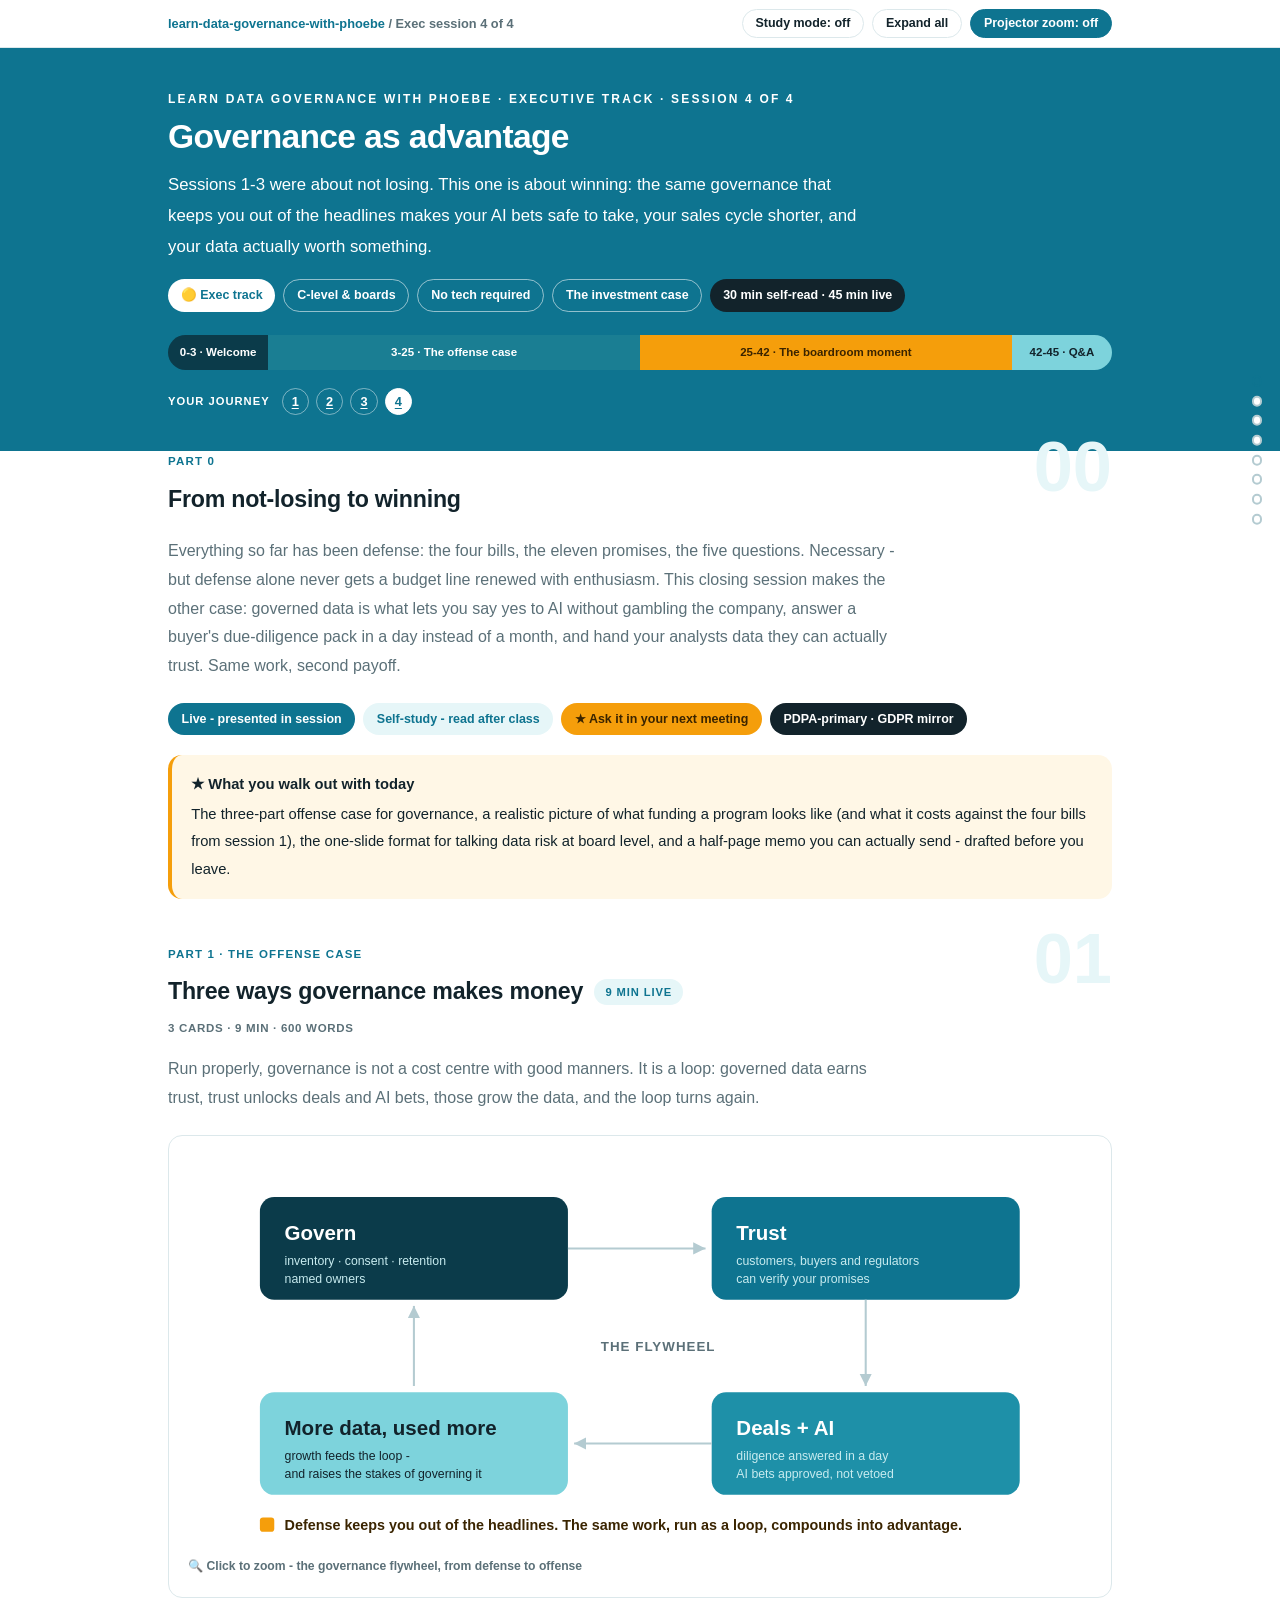
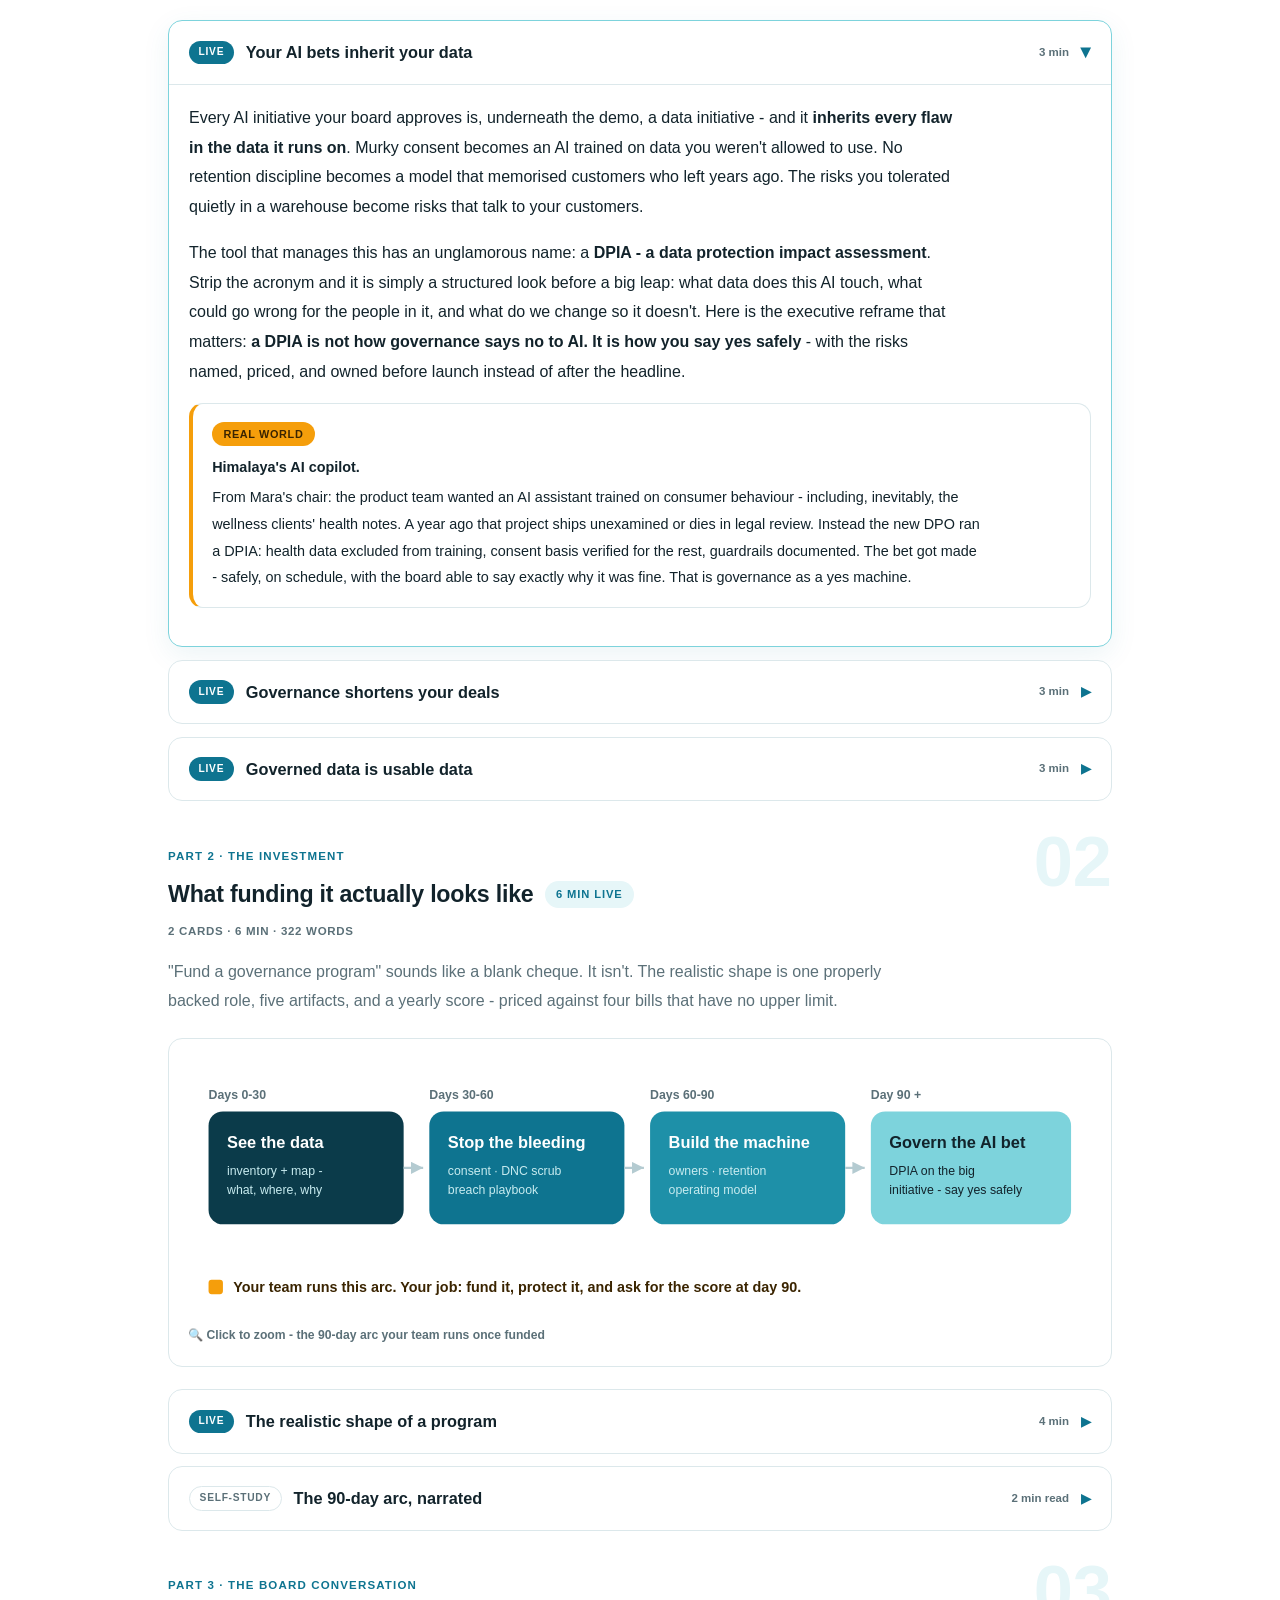
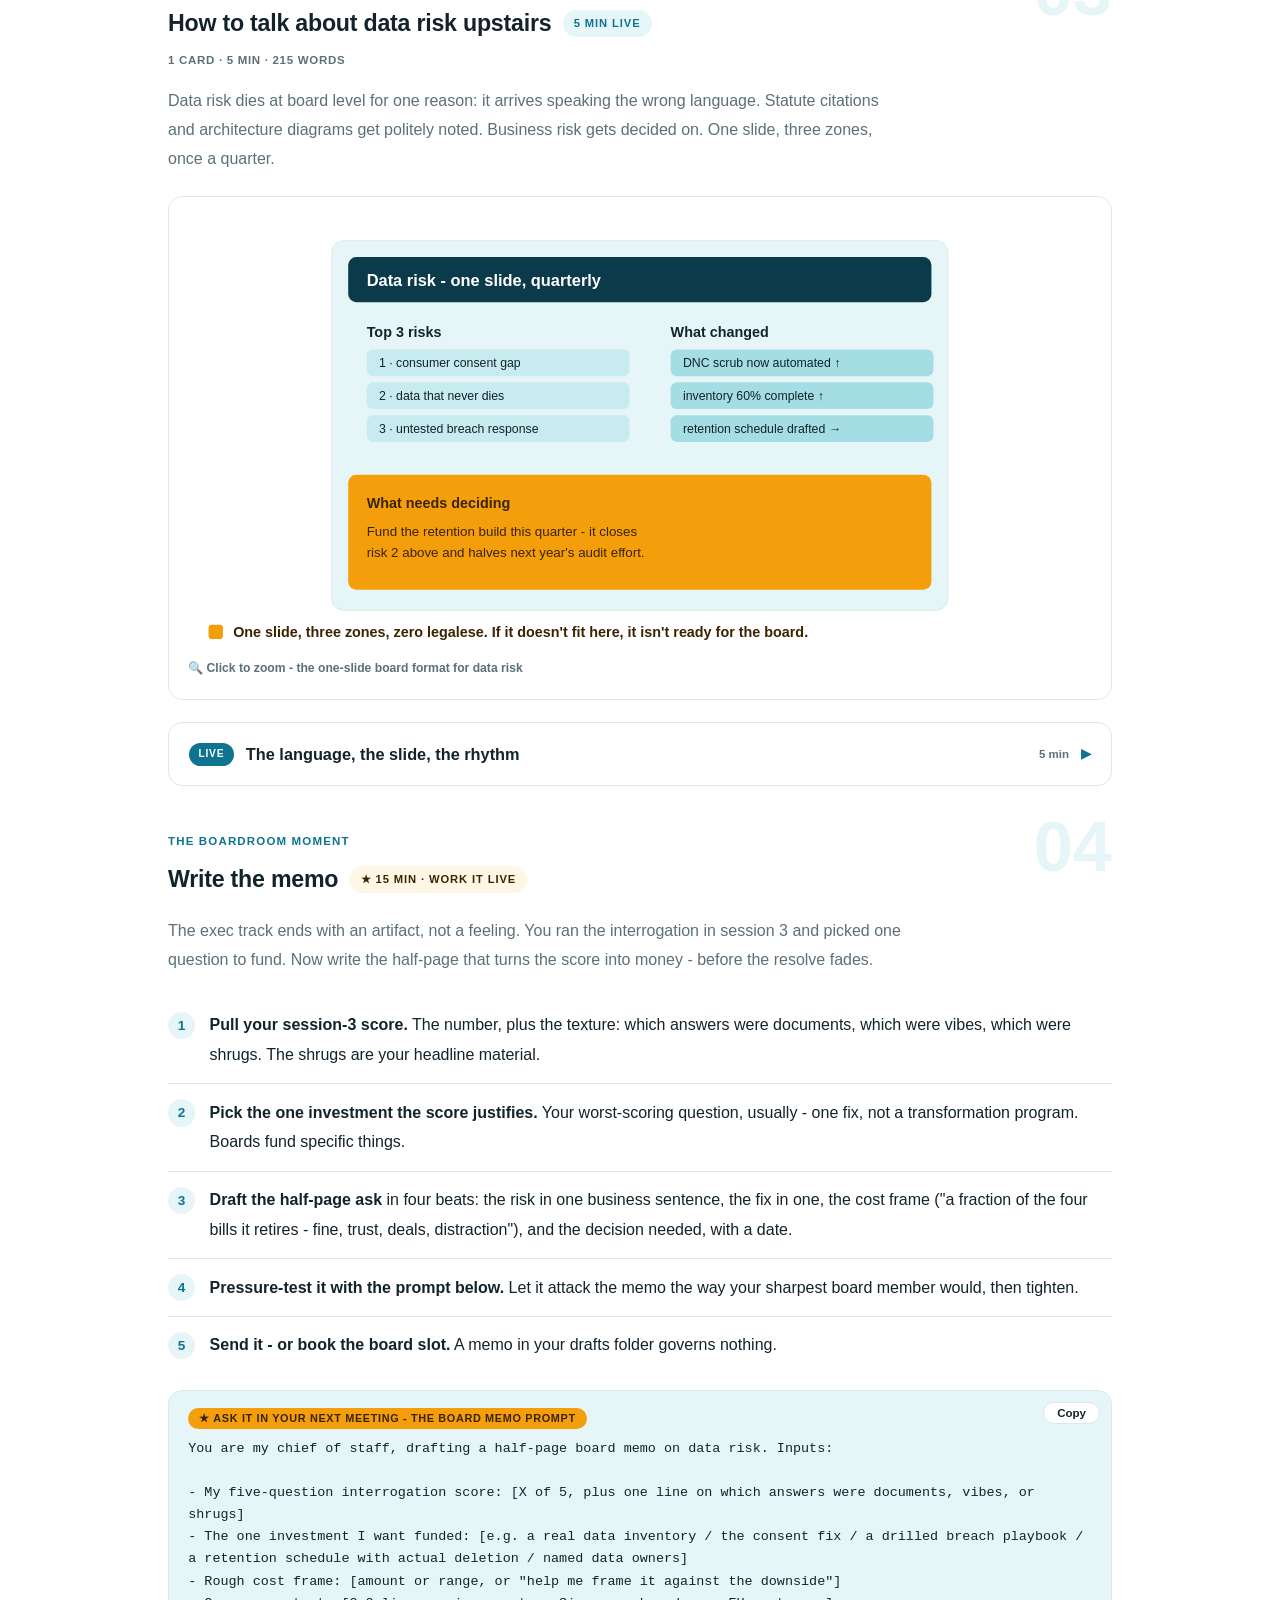
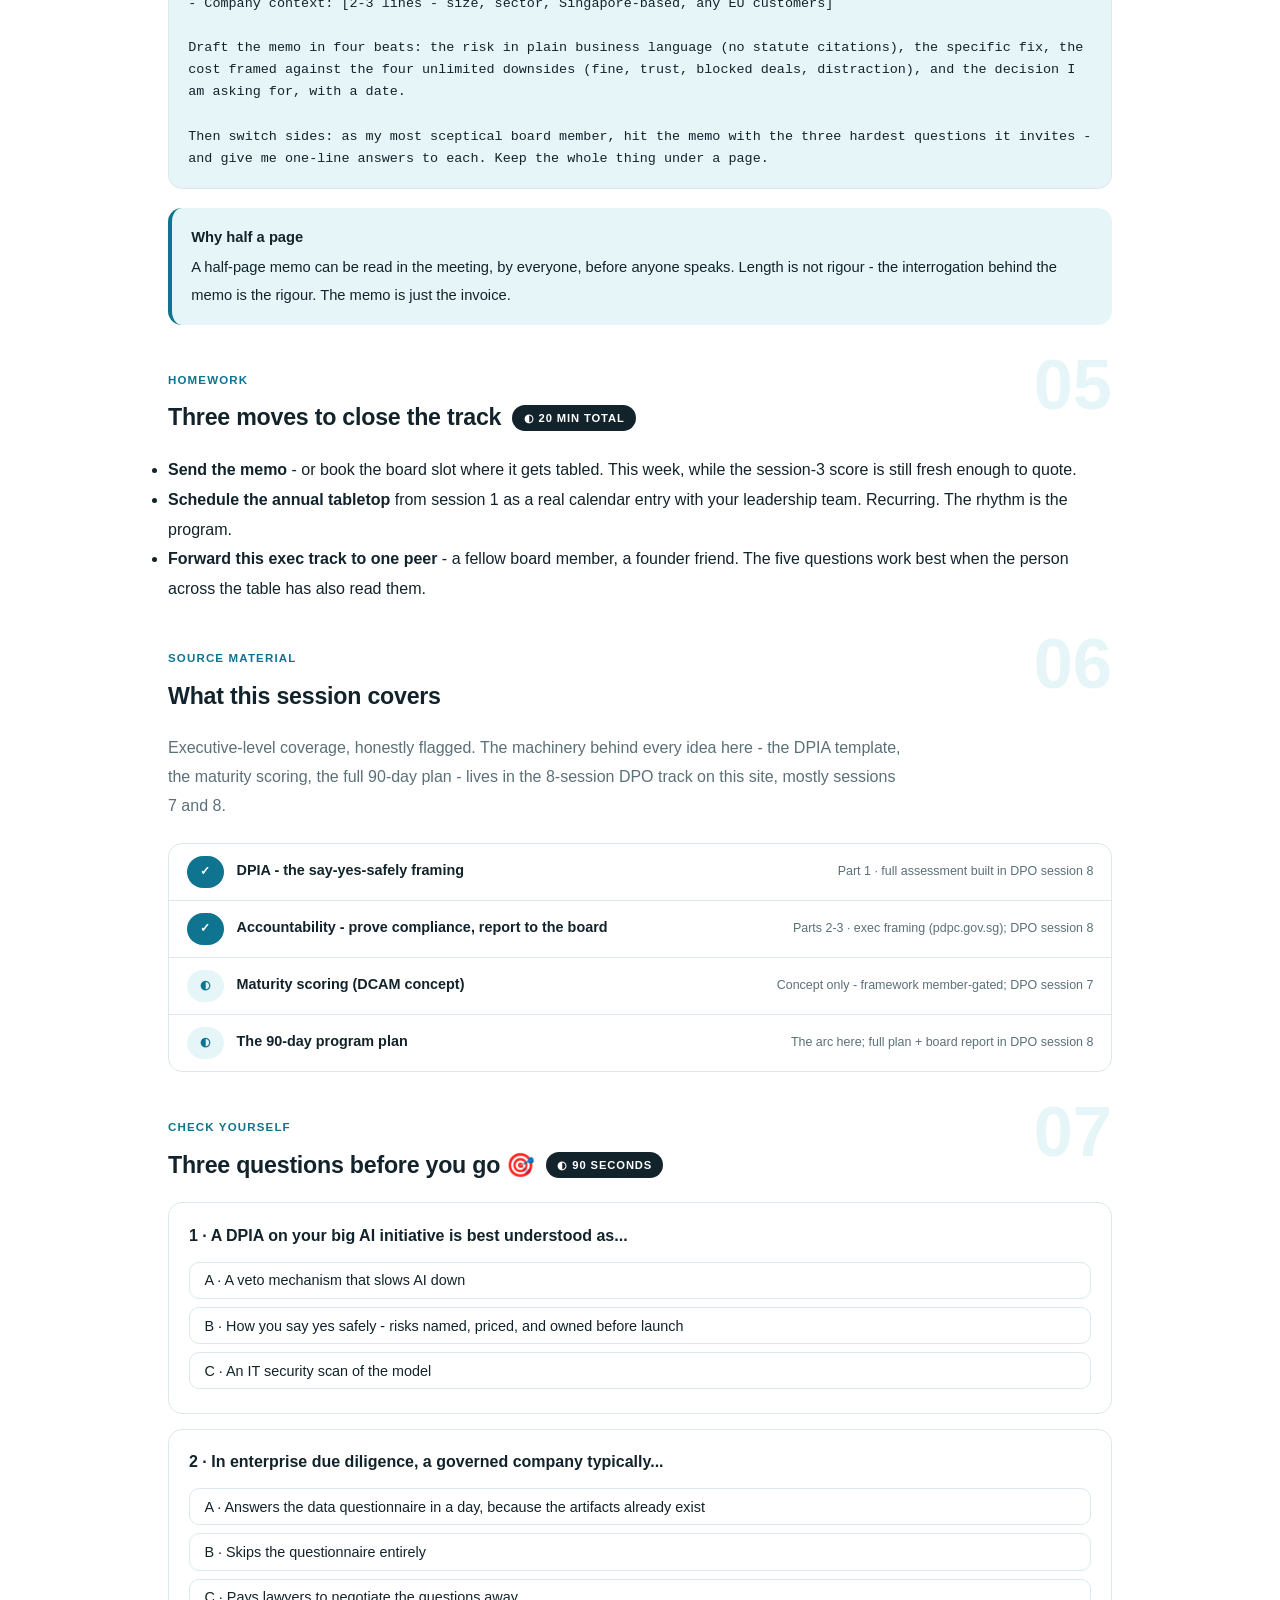
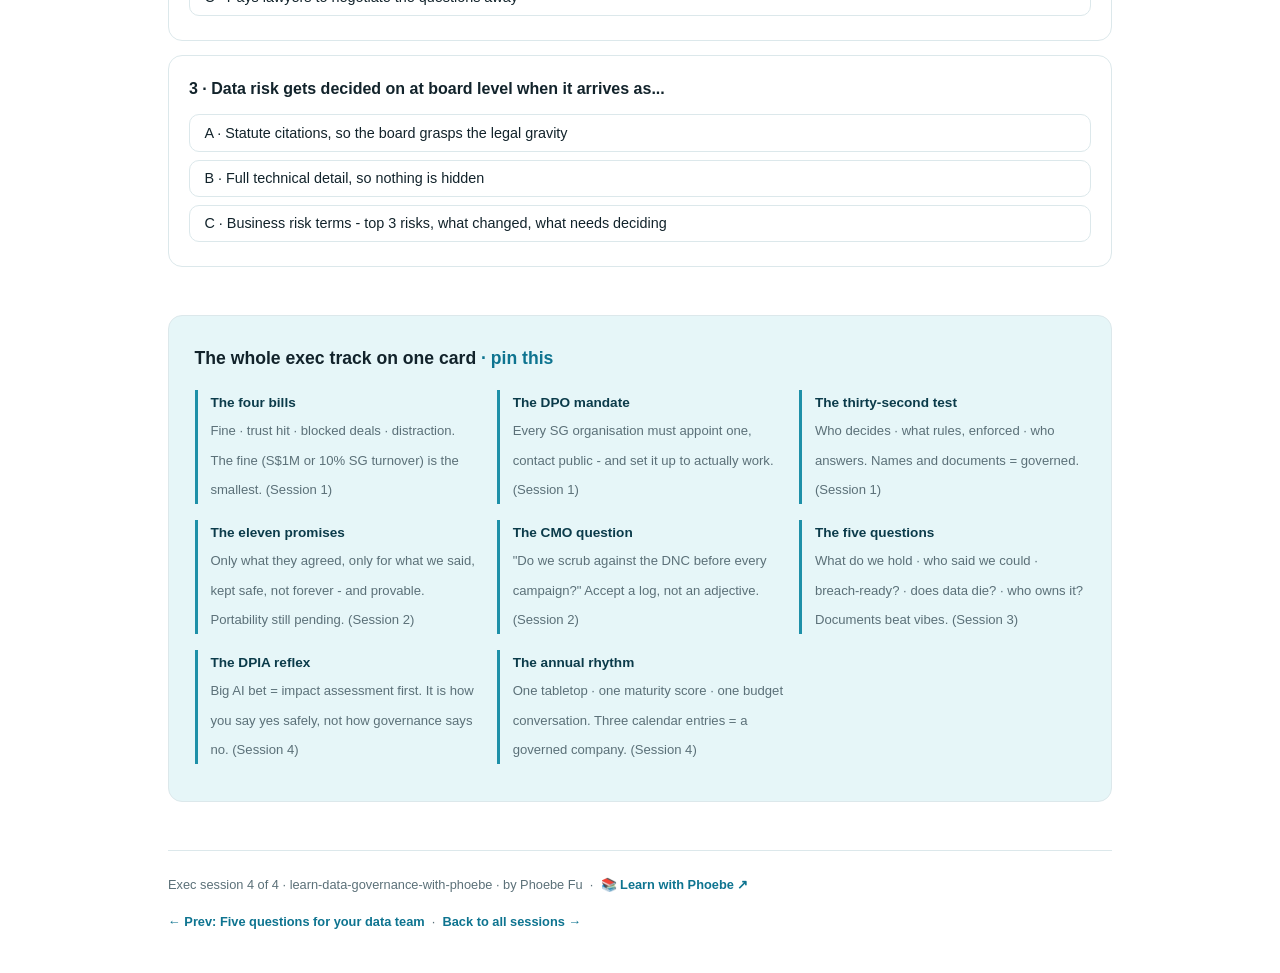
<file: courses/e4-governance-advantage.html>
<!DOCTYPE html>
<html lang="en">
<head>
<meta charset="UTF-8">
<meta name="viewport" content="width=device-width, initial-scale=1.0">
<!-- social:start -->
<meta name="description" content="Everything so far has been defense: the four bills, the eleven promises, the five questions. Necessary - but defense alone never gets a budget line renewed with enthusiasm. This closing...">
<meta property="og:type" content="article">
<meta property="og:site_name" content="Learn with Phoebe">
<meta property="og:title" content="Governance as advantage - learn data governance with phoebe">
<meta property="og:description" content="Everything so far has been defense: the four bills, the eleven promises, the five questions. Necessary - but defense alone never gets a budget line renewed with enthusiasm. This closing...">
<meta property="og:url" content="https://phoebefu6.github.io/learn-data-governance-with-phoebe/courses/e4-governance-advantage.html">
<meta property="og:image" content="https://phoebefu6.github.io/learn-data-governance-with-phoebe/assets/og-cover.png">
<meta property="og:image:width" content="1200">
<meta property="og:image:height" content="630">
<meta name="twitter:card" content="summary_large_image">
<meta name="twitter:title" content="Governance as advantage - learn data governance with phoebe">
<meta name="twitter:description" content="Everything so far has been defense: the four bills, the eleven promises, the five questions. Necessary - but defense alone never gets a budget line renewed with enthusiasm. This closing...">
<meta name="twitter:image" content="https://phoebefu6.github.io/learn-data-governance-with-phoebe/assets/og-cover.png">
<!-- social:end -->
<title>Exec session 4 · Governance as advantage - learn data governance with phoebe</title>
<link rel="stylesheet" href="../assets/style.css?v=38">
</head>
<body>

<div class="toolbar">
  <div class="wrap">
    <span class="crumb"><a href="../index.html">learn-data-governance-with-phoebe</a> / Exec session 4 of 4</span>
    <button class="btn" id="toggle-all" type="button">Expand all</button>
    <button class="btn primary" id="zoom-toggle" type="button">Projector zoom: off</button>
  </div>
</div>

<header class="masthead">
  <div class="wrap">
    <div class="eyebrow">Learn Data Governance with Phoebe · Executive track · Session 4 of 4</div>
    <h1>Governance as <span class="accent">advantage</span></h1>
    <p class="sub">Sessions 1-3 were about not losing. This one is about winning: the same governance that keeps you out of the headlines makes your AI bets safe to take, your sales cycle shorter, and your data actually worth something.</p>
    <div class="chip-row">
      <span class="chip level">🟡 Exec track</span>
      <span class="chip audience">C-level &amp; boards</span>
      <span class="chip audience">No tech required</span>
      <span class="chip audience">The investment case</span>
      <span class="chip time">30 min self-read · 45 min live</span>
    </div>
    <div class="agenda">
      <span class="a1" style="flex:1">0-3 · Welcome</span>
      <span class="a2" style="flex:4">3-25 · The offense case</span>
      <span class="a3" style="flex:4">25-42 · The boardroom moment</span>
      <span class="a4" style="flex:1">42-45 · Q&amp;A</span>
    </div>
  </div>
</header>

<main class="wrap">

  <!-- ============ INTRO ============ -->
  <section class="section" id="intro">
    <div class="section-kicker">
      <span class="klabel">Part 0</span>
      <h2>From not-losing to winning</h2>
    </div>
    <p class="lede">Everything so far has been defense: the four bills, the eleven promises, the five questions. Necessary - but defense alone never gets a budget line renewed with enthusiasm. This closing session makes the other case: governed data is what lets you say yes to AI without gambling the company, answer a buyer's due-diligence pack in a day instead of a month, and hand your analysts data they can actually trust. Same work, second payoff.</p>
    <div class="legend">
      <span class="pill solid">Live - presented in session</span>
      <span class="pill light">Self-study - read after class</span>
      <span class="pill peach">★ Ask it in your next meeting</span>
      <span class="pill inkpill">PDPA-primary · GDPR mirror</span>
    </div>
    <div class="callout win">
      <strong>★ What you walk out with today</strong>
      The three-part offense case for governance, a realistic picture of what funding a program looks like (and what it costs against the four bills from session 1), the one-slide format for talking data risk at board level, and a half-page memo you can actually send - drafted before you leave.
    </div>
  </section>

  <!-- ============ PART 1: THE OFFENSE CASE ============ -->
  <section class="section" id="offense-case">
    <div class="section-kicker">
      <span class="klabel">Part 1 · the offense case</span>
      <h2>Three ways governance makes money <span class="tag concept">9 min live</span></h2>
    </div>
    <p class="lede">Run properly, governance is not a cost centre with good manners. It is a loop: governed data earns trust, trust unlocks deals and AI bets, those grow the data, and the loop turns again.</p>

    <figure class="zoomable">
      <svg viewBox="0 0 880 380" xmlns="http://www.w3.org/2000/svg" role="img" aria-label="The governance flywheel: govern, trust, deals and AI, more data, back to govern">
        <style>
          .e4fT { font: 800 20px Inter, sans-serif; fill: #FFFFFF; }
          .e4fS { font: 400 12px Inter, sans-serif; fill: #C7EBEF; }
          .e4fTd { font: 800 20px Inter, sans-serif; fill: #12232B; }
          .e4fSd { font: 400 12px Inter, sans-serif; fill: #12232B; }
          .e4fC { font: 700 13px Inter, sans-serif; fill: #5B7078; letter-spacing: 1px; }
          .e4fN { font: 600 14px Inter, sans-serif; fill: #3A2400; }
        </style>
        <defs>
          <marker id="e4fArw" markerWidth="8" markerHeight="8" refX="6" refY="3" orient="auto">
            <path d="M0,0 L6,3 L0,6 z" fill="#B4CBD1"/>
          </marker>
        </defs>
        <rect x="70" y="40" width="300" height="100" rx="14" fill="#0B3B4A"/>
        <text class="e4fT" x="94" y="82">Govern</text>
        <text class="e4fS" x="94" y="106">inventory · consent · retention</text>
        <text class="e4fS" x="94" y="124">named owners</text>
        <rect x="510" y="40" width="300" height="100" rx="14" fill="#0E7490"/>
        <text class="e4fT" x="534" y="82">Trust</text>
        <text class="e4fS" x="534" y="106">customers, buyers and regulators</text>
        <text class="e4fS" x="534" y="124">can verify your promises</text>
        <rect x="510" y="230" width="300" height="100" rx="14" fill="#1E90A8"/>
        <text class="e4fT" x="534" y="272">Deals + AI</text>
        <text class="e4fS" x="534" y="296">diligence answered in a day</text>
        <text class="e4fS" x="534" y="314">AI bets approved, not vetoed</text>
        <rect x="70" y="230" width="300" height="100" rx="14" fill="#7DD3DC"/>
        <text class="e4fTd" x="94" y="272">More data, used more</text>
        <text class="e4fSd" x="94" y="296">growth feeds the loop -</text>
        <text class="e4fSd" x="94" y="314">and raises the stakes of governing it</text>
        <line x1="370" y1="90" x2="504" y2="90" stroke="#B4CBD1" stroke-width="2" marker-end="url(#e4fArw)"/>
        <line x1="660" y1="140" x2="660" y2="224" stroke="#B4CBD1" stroke-width="2" marker-end="url(#e4fArw)"/>
        <line x1="510" y1="280" x2="376" y2="280" stroke="#B4CBD1" stroke-width="2" marker-end="url(#e4fArw)"/>
        <line x1="220" y1="224" x2="220" y2="146" stroke="#B4CBD1" stroke-width="2" marker-end="url(#e4fArw)"/>
        <text class="e4fC" x="402" y="190">THE FLYWHEEL</text>
        <rect x="70" y="352" width="14" height="14" rx="3" fill="#F59E0B"/>
        <text class="e4fN" x="94" y="364">Defense keeps you out of the headlines. The same work, run as a loop, compounds into advantage.</text>
      </svg>
      <figcaption>🔍 Click to zoom - the governance flywheel, from defense to offense</figcaption>
    </figure>

    <details class="card" open>
      <summary><span class="mode live">Live</span>Your AI bets inherit your data<span class="mini">3 min</span><span class="caret">▶</span></summary>
      <div class="body">
        <p>Every AI initiative your board approves is, underneath the demo, a data initiative - and it <strong>inherits every flaw in the data it runs on</strong>. Murky consent becomes an AI trained on data you weren't allowed to use. No retention discipline becomes a model that memorised customers who left years ago. The risks you tolerated quietly in a warehouse become risks that talk to your customers.</p>
        <p>The tool that manages this has an unglamorous name: a <strong>DPIA - a data protection impact assessment</strong>. Strip the acronym and it is simply a structured look before a big leap: what data does this AI touch, what could go wrong for the people in it, and what do we change so it doesn't. Here is the executive reframe that matters: <strong>a DPIA is not how governance says no to AI. It is how you say yes safely</strong> - with the risks named, priced, and owned before launch instead of after the headline.</p>
        <div class="callout example">
          <span class="ex-pill">Real world</span>
          <p><strong>Himalaya's AI copilot.</strong> From Mara's chair: the product team wanted an AI assistant trained on consumer behaviour - including, inevitably, the wellness clients' health notes. A year ago that project ships unexamined or dies in legal review. Instead the new DPO ran a DPIA: health data excluded from training, consent basis verified for the rest, guardrails documented. The bet got made - safely, on schedule, with the board able to say exactly why it was fine. That is governance as a yes machine.</p>
        </div>
      </div>
    </details>

    <details class="card">
      <summary><span class="mode live">Live</span>Governance shortens your deals<span class="mini">3 min</span><span class="caret">▶</span></summary>
      <div class="body">
        <p>Somewhere in your pipeline right now, a deal is waiting on a data-protection questionnaire. Enterprise buyers and investors send them as a matter of course: what do you hold, who can access it, how do you delete it, when were you last breached. For an ungoverned company, each questionnaire is a month of archaeology - engineers pulled off roadmap to reconstruct answers that should have existed already.</p>
        <p>For a governed company, the answers <strong>already exist as artifacts</strong>: the inventory, the retention schedule, the breach playbook, the named DPO. The questionnaire becomes a day of copy-paste. Multiply by every enterprise deal and every fundraise, and governance quietly becomes one of your faster sales tools - <strong>trust, pre-packaged and reusable</strong>. Your buyers notice which vendors answer in a day. So do their procurement teams, who talk to each other.</p>
        <div class="callout example">
          <span class="ex-pill">Real world</span>
          <p><strong>At Himalaya,</strong> the 1,200 business clients are themselves under pressure about the consumer data they push into the platform - and their questionnaires were piling up unanswered in Tom's customer-success queue. The governance program turned that queue from a churn risk into a renewal argument: "here is exactly how your customers' data is protected" is a sentence sales teams love.</p>
        </div>
      </div>
    </details>

    <details class="card">
      <summary><span class="mode live">Live</span>Governed data is usable data<span class="mini">3 min</span><span class="caret">▶</span></summary>
      <div class="body">
        <p>The quiet third payoff: the work you fund for the regulator is the same work your analysts have been begging for. An inventory that satisfies a compliance audit is also the map your data scientists needed to find anything. Ownership that answers "who approved this use" also answers "who do I ask about this table". Deleted stale data means dashboards no longer haunted by customers who left in 2021.</p>
        <ul>
          <li><strong>One spend, two receipts:</strong> the compliance artifact and the analytics capability are literally the same deliverable.</li>
          <li><strong>Trustworthy inputs:</strong> every analytics and AI ambition on your strategy slide assumes data someone vouches for. Governance is who vouches.</li>
          <li><strong>Less rework:</strong> ungoverned companies rebuild the same understanding of their data for every project. Governed ones build it once.</li>
        </ul>
        <div class="callout tip">
          <strong>The exec takeaway</strong>
          If "data is our biggest asset" has ever appeared in your company deck, governance is simply the maintenance schedule for that asset. Nobody calls servicing the fleet a cost centre.
        </div>
      </div>
    </details>
  </section>

  <!-- ============ PART 2: WHAT FUNDING IT LOOKS LIKE ============ -->
  <section class="section" id="funding">
    <div class="section-kicker">
      <span class="klabel">Part 2 · the investment</span>
      <h2>What funding it actually looks like <span class="tag concept">6 min live</span></h2>
    </div>
    <p class="lede">"Fund a governance program" sounds like a blank cheque. It isn't. The realistic shape is one properly backed role, five artifacts, and a yearly score - priced against four bills that have no upper limit.</p>

    <figure class="zoomable">
      <svg viewBox="0 0 880 250" xmlns="http://www.w3.org/2000/svg" role="img" aria-label="The 90-day arc: see the data, stop the bleeding, build the machine, govern the AI bet">
        <style>
          .e4aD { font: 600 12px Inter, sans-serif; fill: #5B7078; }
          .e4aT { font: 700 16px Inter, sans-serif; fill: #FFFFFF; }
          .e4aS { font: 400 12px Inter, sans-serif; fill: #C7EBEF; }
          .e4aTd { font: 700 16px Inter, sans-serif; fill: #12232B; }
          .e4aSd { font: 400 12px Inter, sans-serif; fill: #12232B; }
          .e4aN { font: 600 14px Inter, sans-serif; fill: #3A2400; }
        </style>
        <defs>
          <marker id="e4aArw" markerWidth="8" markerHeight="8" refX="6" refY="3" orient="auto">
            <path d="M0,0 L6,3 L0,6 z" fill="#B4CBD1"/>
          </marker>
        </defs>
        <text class="e4aD" x="20" y="40">Days 0-30</text>
        <text class="e4aD" x="235" y="40">Days 30-60</text>
        <text class="e4aD" x="450" y="40">Days 60-90</text>
        <text class="e4aD" x="665" y="40">Day 90 +</text>
        <rect x="20" y="52" width="190" height="110" rx="14" fill="#0B3B4A"/>
        <text class="e4aT" x="38" y="88">See the data</text>
        <text class="e4aS" x="38" y="114">inventory + map -</text>
        <text class="e4aS" x="38" y="132">what, where, why</text>
        <rect x="235" y="52" width="190" height="110" rx="14" fill="#0E7490"/>
        <text class="e4aT" x="253" y="88">Stop the bleeding</text>
        <text class="e4aS" x="253" y="114">consent · DNC scrub</text>
        <text class="e4aS" x="253" y="132">breach playbook</text>
        <rect x="450" y="52" width="190" height="110" rx="14" fill="#1E90A8"/>
        <text class="e4aT" x="468" y="88">Build the machine</text>
        <text class="e4aS" x="468" y="114">owners · retention</text>
        <text class="e4aS" x="468" y="132">operating model</text>
        <rect x="665" y="52" width="195" height="110" rx="14" fill="#7DD3DC"/>
        <text class="e4aTd" x="683" y="88">Govern the AI bet</text>
        <text class="e4aSd" x="683" y="114">DPIA on the big</text>
        <text class="e4aSd" x="683" y="132">initiative - say yes safely</text>
        <line x1="210" y1="107" x2="229" y2="107" stroke="#B4CBD1" stroke-width="2" marker-end="url(#e4aArw)"/>
        <line x1="425" y1="107" x2="444" y2="107" stroke="#B4CBD1" stroke-width="2" marker-end="url(#e4aArw)"/>
        <line x1="640" y1="107" x2="659" y2="107" stroke="#B4CBD1" stroke-width="2" marker-end="url(#e4aArw)"/>
        <rect x="20" y="216" width="14" height="14" rx="3" fill="#F59E0B"/>
        <text class="e4aN" x="44" y="228">Your team runs this arc. Your job: fund it, protect it, and ask for the score at day 90.</text>
      </svg>
      <figcaption>🔍 Click to zoom - the 90-day arc your team runs once funded</figcaption>
    </figure>

    <details class="card">
      <summary><span class="mode live">Live</span>The realistic shape of a program<span class="mini">4 min</span><span class="caret">▶</span></summary>
      <div class="body">
        <p>Strip the consulting gloss and a credible program has three components:</p>
        <ul>
          <li><strong>A DPO with real backing.</strong> You already must appoint one (session 1). The investment decision is making the role real: reporting to the top, resourced, and allowed to say "not like that" without career consequences.</li>
          <li><strong>Five artifacts</strong> - the same checklist from session 1, now as a funding list: the data inventory, the consent fix, the breach playbook, the retention schedule, and the operating model of named owners. Each is finite, inspectable, and done-or-not-done. No mystique.</li>
          <li><strong>A yearly maturity score.</strong> One page, repeated annually, showing the board the line going up. It converts governance from a leap of faith into a managed metric - the thing boards actually renew.</li>
        </ul>
        <p>Against what cost? Recall session 1's four bills: the fine (up to S$1M or 10% of Singapore turnover), the trust hit, the blocked deals, the months of distraction. The program is a rounding error against any one of them - and it is the only line item that shrinks all four while also feeding the flywheel above. If your team wants credentials along the way, the IAPP certifications (CIPP/E and CIPM is the recognised DPO pairing) are the official route - this course teaches the working knowledge, not the exam.</p>
      </div>
    </details>

    <details class="card">
      <summary><span class="mode self">Self-study</span>The 90-day arc, narrated<span class="mini">2 min read</span><span class="caret">▶</span></summary>
      <div class="body">
        <p>The diagram above is the arc Himalaya's DPO runs, and it generalises: <strong>see the data</strong> first (you cannot fix what you cannot find), <strong>stop the bleeding</strong> second (the consent gaps, the unscrubbed campaigns, the untested breach response - the things that could fine you this quarter), <strong>build the machine</strong> third (owners, retention, the operating model that keeps fixes fixed), and only then <strong>govern the AI bet</strong> with a DPIA - because a DPIA is only as good as the inventory and consent records underneath it. Resist the temptation to reorder it; every step depends on the previous one. Your practitioners get the full plan, timeline and board report in DPO session 8.</p>
      </div>
    </details>
  </section>

  <!-- ============ PART 3: THE BOARD CONVERSATION ============ -->
  <section class="section" id="board-talk">
    <div class="section-kicker">
      <span class="klabel">Part 3 · the board conversation</span>
      <h2>How to talk about data risk upstairs <span class="tag concept">5 min live</span></h2>
    </div>
    <p class="lede">Data risk dies at board level for one reason: it arrives speaking the wrong language. Statute citations and architecture diagrams get politely noted. Business risk gets decided on. One slide, three zones, once a quarter.</p>

    <figure class="zoomable">
      <svg viewBox="0 0 880 420" xmlns="http://www.w3.org/2000/svg" role="img" aria-label="The one-slide board format: top three risks, what changed, what needs deciding">
        <style>
          .e4bTt { font: 700 16px Inter, sans-serif; fill: #FFFFFF; }
          .e4bH { font: 700 14px Inter, sans-serif; fill: #12232B; }
          .e4bI { font: 400 12px Inter, sans-serif; fill: #12232B; }
          .e4bW { font: 700 14px Inter, sans-serif; fill: #3A2400; }
          .e4bWi { font: 400 13px Inter, sans-serif; fill: #3A2400; }
          .e4bN { font: 600 14px Inter, sans-serif; fill: #3A2400; }
        </style>
        <rect x="140" y="24" width="600" height="360" rx="12" fill="#E6F6F8" stroke="#DCE8EB"/>
        <rect x="156" y="40" width="568" height="44" rx="8" fill="#0B3B4A"/>
        <text class="e4bTt" x="174" y="68">Data risk - one slide, quarterly</text>
        <text class="e4bH" x="174" y="118">Top 3 risks</text>
        <rect x="174" y="130" width="256" height="26" rx="6" fill="#C7EBEF"/>
        <text class="e4bI" x="186" y="147">1 · consumer consent gap</text>
        <rect x="174" y="162" width="256" height="26" rx="6" fill="#C7EBEF"/>
        <text class="e4bI" x="186" y="179">2 · data that never dies</text>
        <rect x="174" y="194" width="256" height="26" rx="6" fill="#C7EBEF"/>
        <text class="e4bI" x="186" y="211">3 · untested breach response</text>
        <text class="e4bH" x="470" y="118">What changed</text>
        <rect x="470" y="130" width="256" height="26" rx="6" fill="#A5DDE4"/>
        <text class="e4bI" x="482" y="147">DNC scrub now automated ↑</text>
        <rect x="470" y="162" width="256" height="26" rx="6" fill="#A5DDE4"/>
        <text class="e4bI" x="482" y="179">inventory 60% complete ↑</text>
        <rect x="470" y="194" width="256" height="26" rx="6" fill="#A5DDE4"/>
        <text class="e4bI" x="482" y="211">retention schedule drafted →</text>
        <rect x="156" y="252" width="568" height="112" rx="8" fill="#F59E0B"/>
        <text class="e4bW" x="174" y="284">What needs deciding</text>
        <text class="e4bWi" x="174" y="312">Fund the retention build this quarter - it closes</text>
        <text class="e4bWi" x="174" y="332">risk 2 above and halves next year's audit effort.</text>
        <rect x="20" y="398" width="14" height="14" rx="3" fill="#F59E0B"/>
        <text class="e4bN" x="44" y="410">One slide, three zones, zero legalese. If it doesn't fit here, it isn't ready for the board.</text>
      </svg>
      <figcaption>🔍 Click to zoom - the one-slide board format for data risk</figcaption>
    </figure>

    <details class="card">
      <summary><span class="mode live">Live</span>The language, the slide, the rhythm<span class="mini">5 min</span><span class="caret">▶</span></summary>
      <div class="body">
        <p>Three habits turn data risk into something a board can actually govern:</p>
        <ul>
          <li><strong>The language:</strong> business risk terms only. Not "PDPA section exposure" but "a campaign practice a competitor was fined for last quarter." Not "no RoPA" but "we can't currently answer what data we hold." If a sentence needs a statute to land, it isn't ready.</li>
          <li><strong>The slide:</strong> the three zones above - top 3 risks, what changed since last quarter, what needs deciding. The third zone is the discipline: every appearance of data risk at board level should end in a decision, even if the decision is "no change." Updates without asks train boards to stop listening.</li>
          <li><strong>The rhythm:</strong> annual, not heroic. One tabletop exercise (session 1's rehearsal), one maturity score (session 3's interrogation, formalised), one budget conversation. Three calendar entries and data risk becomes a governed topic instead of an occasional scare.</li>
        </ul>
        <div class="callout example">
          <span class="ex-pill">Real world</span>
          <p><strong>Mara's first board update after appointing the DPO</strong> was one slide in exactly this shape: three risks (consent, retention, breach readiness), two things already moving, one ask. The board approved the ask in eleven minutes - not because the risks shrank, but because for the first time they arrived in a form a board could act on. The previous attempt, a 40-page compliance review, had been "noted with thanks."</p>
        </div>
      </div>
    </details>
  </section>

  <!-- ============ BOARDROOM MOMENT ============ -->
  <section class="section" id="boardroom">
    <div class="section-kicker">
      <span class="klabel">The boardroom moment</span>
      <h2>Write the memo <span class="tag demo">★ 15 min · work it live</span></h2>
    </div>
    <p class="lede">The exec track ends with an artifact, not a feeling. You ran the interrogation in session 3 and picked one question to fund. Now write the half-page that turns the score into money - before the resolve fades.</p>

    <div class="steps">
      <div class="step"><p><strong>Pull your session-3 score.</strong> The number, plus the texture: which answers were documents, which were vibes, which were shrugs. The shrugs are your headline material.</p></div>
      <div class="step"><p><strong>Pick the one investment the score justifies.</strong> Your worst-scoring question, usually - one fix, not a transformation program. Boards fund specific things.</p></div>
      <div class="step"><p><strong>Draft the half-page ask</strong> in four beats: the risk in one business sentence, the fix in one, the cost frame ("a fraction of the four bills it retires - fine, trust, deals, distraction"), and the decision needed, with a date.</p></div>
      <div class="step"><p><strong>Pressure-test it with the prompt below.</strong> Let it attack the memo the way your sharpest board member would, then tighten.</p></div>
      <div class="step"><p><strong>Send it - or book the board slot.</strong> A memo in your drafts folder governs nothing.</p></div>
    </div>

    <div class="prompt-box good"><span class="label">★ Ask it in your next meeting - the board memo prompt</span>You are my chief of staff, drafting a half-page board memo on data risk. Inputs:

- My five-question interrogation score: [X of 5, plus one line on which answers were documents, vibes, or shrugs]
- The one investment I want funded: [e.g. a real data inventory / the consent fix / a drilled breach playbook / a retention schedule with actual deletion / named data owners]
- Rough cost frame: [amount or range, or "help me frame it against the downside"]
- Company context: [2-3 lines - size, sector, Singapore-based, any EU customers]

Draft the memo in four beats: the risk in plain business language (no statute citations), the specific fix, the cost framed against the four unlimited downsides (fine, trust, blocked deals, distraction), and the decision I am asking for, with a date.

Then switch sides: as my most sceptical board member, hit the memo with the three hardest questions it invites - and give me one-line answers to each. Keep the whole thing under a page.</div>

    <div class="callout tip">
      <strong>Why half a page</strong>
      A half-page memo can be read in the meeting, by everyone, before anyone speaks. Length is not rigour - the interrogation behind the memo is the rigour. The memo is just the invoice.
    </div>
  </section>

  <!-- ============ HOMEWORK ============ -->
  <section class="section" id="exercise">
    <div class="section-kicker">
      <span class="klabel">Homework</span>
      <h2>Three moves to close the track <span class="tag exercise">◐ 20 min total</span></h2>
    </div>
    <ul>
      <li><strong>Send the memo</strong> - or book the board slot where it gets tabled. This week, while the session-3 score is still fresh enough to quote.</li>
      <li><strong>Schedule the annual tabletop</strong> from session 1 as a real calendar entry with your leadership team. Recurring. The rhythm is the program.</li>
      <li><strong>Forward this exec track to one peer</strong> - a fellow board member, a founder friend. The five questions work best when the person across the table has also read them.</li>
    </ul>
  </section>

  <!-- ============ SOURCES COVERED ============ -->
  <section class="section" id="official">
    <div class="section-kicker">
      <span class="klabel">Source material</span>
      <h2>What this session covers</h2>
    </div>
    <p class="lede">Executive-level coverage, honestly flagged. The machinery behind every idea here - the DPIA template, the maturity scoring, the full 90-day plan - lives in the 8-session DPO track on this site, mostly sessions 7 and 8.</p>
    <div class="covered">
      <div class="covered-row"><span class="status pill solid">✓</span><span class="name">DPIA - the say-yes-safely framing</span><span class="note">Part 1 · full assessment built in DPO session 8</span></div>
      <div class="covered-row"><span class="status pill solid">✓</span><span class="name">Accountability - prove compliance, report to the board</span><span class="note">Parts 2-3 · exec framing (pdpc.gov.sg); DPO session 8</span></div>
      <div class="covered-row"><span class="status pill light">◐</span><span class="name">Maturity scoring (DCAM concept)</span><span class="note">Concept only - framework member-gated; DPO session 7</span></div>
      <div class="covered-row"><span class="status pill light">◐</span><span class="name">The 90-day program plan</span><span class="note">The arc here; full plan + board report in DPO session 8</span></div>
    </div>
  </section>

  <!-- ============ QUIZ ============ -->
  <section class="section" id="quiz">
    <div class="section-kicker">
      <span class="klabel">Check yourself</span>
      <h2>Three questions before you go 🎯 <span class="tag exercise">◐ 90 seconds</span></h2>
    </div>
    <div class="quiz-q" data-answer="1">
      <p class="qtext">1 · A DPIA on your big AI initiative is best understood as...</p>
      <button class="qopt" type="button">A · A veto mechanism that slows AI down</button>
      <button class="qopt" type="button">B · How you say yes safely - risks named, priced, and owned before launch</button>
      <button class="qopt" type="button">C · An IT security scan of the model</button>
      <p class="qwhy">A DPIA is a structured look before a big leap. Himalaya's AI copilot shipped BECAUSE of its DPIA, not despite it - with health data excluded and the board able to say why the bet was sound.</p>
    </div>
    <div class="quiz-q" data-answer="0">
      <p class="qtext">2 · In enterprise due diligence, a governed company typically...</p>
      <button class="qopt" type="button">A · Answers the data questionnaire in a day, because the artifacts already exist</button>
      <button class="qopt" type="button">B · Skips the questionnaire entirely</button>
      <button class="qopt" type="button">C · Pays lawyers to negotiate the questions away</button>
      <p class="qwhy">The inventory, retention schedule, and breach playbook ARE the answers. Ungoverned companies spend a month reconstructing them per deal; governed ones copy-paste.</p>
    </div>
    <div class="quiz-q" data-answer="2">
      <p class="qtext">3 · Data risk gets decided on at board level when it arrives as...</p>
      <button class="qopt" type="button">A · Statute citations, so the board grasps the legal gravity</button>
      <button class="qopt" type="button">B · Full technical detail, so nothing is hidden</button>
      <button class="qopt" type="button">C · Business risk terms - top 3 risks, what changed, what needs deciding</button>
      <p class="qwhy">Boards decide on business risk in decision-shaped formats. One slide, three zones, ending in an ask - legalese and lineage diagrams get "noted with thanks."</p>
    </div>
    <p class="quiz-score"></p>
  </section>

  <!-- ============ CHEAT SHEET ============ -->
  <section class="cheat" id="cheatsheet">
    <h3>The whole exec track on one card <span>· pin this</span></h3>
    <div class="grid-2">
      <div class="cheat-item"><b>The four bills</b><span>Fine · trust hit · blocked deals · distraction. The fine (S$1M or 10% SG turnover) is the smallest. (Session 1)</span></div>
      <div class="cheat-item"><b>The DPO mandate</b><span>Every SG organisation must appoint one, contact public - and set it up to actually work. (Session 1)</span></div>
      <div class="cheat-item"><b>The thirty-second test</b><span>Who decides · what rules, enforced · who answers. Names and documents = governed. (Session 1)</span></div>
      <div class="cheat-item"><b>The eleven promises</b><span>Only what they agreed, only for what we said, kept safe, not forever - and provable. Portability still pending. (Session 2)</span></div>
      <div class="cheat-item"><b>The CMO question</b><span>"Do we scrub against the DNC before every campaign?" Accept a log, not an adjective. (Session 2)</span></div>
      <div class="cheat-item"><b>The five questions</b><span>What do we hold · who said we could · breach-ready? · does data die? · who owns it? Documents beat vibes. (Session 3)</span></div>
      <div class="cheat-item"><b>The DPIA reflex</b><span>Big AI bet = impact assessment first. It is how you say yes safely, not how governance says no. (Session 4)</span></div>
      <div class="cheat-item"><b>The annual rhythm</b><span>One tabletop · one maturity score · one budget conversation. Three calendar entries = a governed company. (Session 4)</span></div>
    </div>
  </section>

  <footer class="pagefoot">
    <span>Exec session 4 of 4 · learn-data-governance-with-phoebe · by Phoebe Fu &nbsp;·&nbsp; 📚 <a href="https://phoebefu6.github.io/learn-with-phoebe/">Learn with Phoebe ↗</a></span>
    <span><a href="e3-five-questions.html">← Prev: Five questions for your data team</a> &nbsp;·&nbsp; <a href="../index.html">Back to all sessions →</a></span>
  </footer>

</main>

<script src="../assets/app.js?v=36"></script>
</body>
</html>
</file>
<file: assets/style.css>
/* learn-claude-with-phoebe - editorial bold design system
   Accent: indigo #0E7490 · Ink: #12232B · Flagship: amber #F59E0B */

:root {
  --indigo: #0E7490;
  --indigo-deep: #0B3B4A;
  --indigo-mid: #1E90A8;
  --indigo-soft: #7DD3DC;
  --indigo-50: #E6F6F8;
  --ink: #12232B;
  --muted: #5B7078;
  --faint: #B4CBD1;
  --hairline: #DCE8EB;
  --amber: #F59E0B;
  --amber-ink: #3A2400;
  --amber-50: #FFF7E6;
  --paper: #FFFFFF;
  --code-bg: #E6F6F8;
  --code-ink: #12232B;
  --radius: 14px;
}

* { margin: 0; padding: 0; box-sizing: border-box; }

html { font-size: 16px; scroll-behavior: smooth; }
html.zoom-125 { font-size: 20px; }
html.zoom-150 { font-size: 24px; }

body {
  font-family: "Inter", -apple-system, BlinkMacSystemFont, "Segoe UI", Roboto, sans-serif;
  background: var(--paper);
  color: var(--ink);
  line-height: 1.85;
  font-feature-settings: "tnum";
}

.wrap { max-width: 62rem; margin: 0 auto; padding: 0 1.5rem; }

/* ---------- header band ---------- */
.masthead {
  background: var(--indigo);
  color: #fff;
  padding: 2.5rem 0 2.25rem;
}
.masthead .eyebrow {
  font-size: .75rem;
  letter-spacing: .18em;
  text-transform: uppercase;
  opacity: 1;
  font-weight: 600;
}
.masthead h1 {
  font-size: 2.1rem;
  line-height: 1.15;
  font-weight: 800;
  margin: .5rem 0 .75rem;
  letter-spacing: -.02em;
}
.masthead h1 .accent { color: inherit; }
.masthead .sub { font-size: 1.05rem; opacity: 1; max-width: 44rem; }

.chip-row { display: flex; flex-wrap: wrap; gap: .5rem; margin-top: 1.1rem; }
.chip {
  display: inline-flex;
  align-items: center;
  gap: .35rem;
  border-radius: 999px;
  padding: .25rem .8rem;
  font-size: .78rem;
  font-weight: 600;
  white-space: nowrap;
}
.chip.level { background: #fff; color: var(--indigo); }
.chip.audience { background: rgba(255,255,255,.08); color: #fff; border: 1px solid rgba(255,255,255,.35); }
.chip.time { background: var(--ink); color: #fff; font-variant-numeric: tabular-nums; }

/* ---------- agenda bar ---------- */
.agenda {
  display: flex;
  border-radius: 999px;
  overflow: hidden;
  margin: 1.4rem 0 0;
  font-size: .72rem;
  font-weight: 600;
  text-align: center;
  color: #fff;
}
.agenda span { padding: .45rem .3rem; white-space: nowrap; overflow: hidden; text-overflow: ellipsis; }
.agenda .a1 { background: var(--indigo-deep); }
.agenda .a2 { background: #1A7E93; color: #fff; }
.agenda .a3 { background: var(--amber); color: var(--amber-ink); }
.agenda .a4 { background: var(--indigo-soft); color: var(--ink); }

/* ---------- toolbar ---------- */
.toolbar {
  position: sticky;
  top: 0;
  z-index: 40;
  background: rgba(255,255,255,.94);
  backdrop-filter: blur(6px);
  border-bottom: 1px solid var(--hairline);
  padding: .55rem 0;
}
.toolbar .wrap { display: flex; align-items: center; gap: .5rem; flex-wrap: nowrap; }
.toolbar .crumb { font-size: .8rem; color: var(--muted); font-weight: 600; margin-right: auto; min-width: 0; white-space: nowrap; overflow: hidden; text-overflow: ellipsis; }
.toolbar .btn { white-space: nowrap; flex: none; padding: .38rem .8rem; font-size: .78rem; line-height: 1.2; }
.toolbar .crumb a { color: var(--indigo); text-decoration: none; }
.btn {
  border: 1px solid var(--hairline);
  background: #fff;
  color: var(--ink);
  border-radius: 999px;
  padding: .35rem .9rem;
  font-size: .78rem;
  font-weight: 600;
  cursor: pointer;
  font-family: inherit;
  transition: all .15s ease;
}
.btn:hover { border-color: var(--indigo); color: var(--indigo); }
.btn.primary { background: var(--indigo); border-color: var(--indigo); color: #fff; }
.btn.primary:hover { background: var(--indigo-deep); }

/* ---------- sections ---------- */
main { padding: 2.5rem 0 4rem; }

.section { margin-bottom: 2.8rem; }
.section-kicker { margin-bottom: 1rem; }
.section-kicker .klabel {
  display: block;
  font-size: .72rem;
  text-transform: uppercase;
  letter-spacing: .1em;
  color: var(--indigo);
  font-weight: 700;
  margin-bottom: .35rem;
}
.section-kicker h2 {
  font-size: 1.45rem;
  font-weight: 800;
  letter-spacing: -.01em;
  display: flex;
  align-items: center;
  gap: .7rem;
  flex-wrap: wrap;
}
.section-kicker .tag {
  border-radius: 999px;
  padding: .18rem .7rem;
  font-size: .7rem;
  font-weight: 700;
  text-transform: uppercase;
  letter-spacing: .08em;
}
.tag.concept { background: var(--indigo-50); color: var(--indigo); }
.tag.demo { background: var(--amber-50); color: var(--amber-ink); }
.tag.exercise { background: var(--ink); color: #fff; }

.lede { color: var(--muted); max-width: 46rem; margin-bottom: 1.4rem; line-height: 1.8; }

/* live vs self-study markers on cards */
.mode {
  font-size: .64rem;
  font-weight: 700;
  text-transform: uppercase;
  letter-spacing: .07em;
  padding: .14rem .6rem;
  border-radius: 999px;
  flex: none;
}
.mode.live { background: var(--indigo); color: #fff; }
.mode.self { background: #fff; color: var(--muted); border: 1px solid var(--hairline); }

/* ---------- accordions ---------- */
details.card {
  border: 1px solid var(--hairline);
  border-radius: var(--radius);
  margin-bottom: .8rem;
  overflow: hidden;
  background: #fff;
}
details.card[open] { border-color: var(--indigo-soft); box-shadow: 0 8px 28px rgba(14,116,144,.08); }
details.card summary {
  list-style: none;
  cursor: pointer;
  padding: 1rem 1.25rem;
  display: flex;
  align-items: center;
  gap: .75rem;
  font-weight: 700;
  font-size: 1.02rem;
  user-select: none;
}
details.card summary::-webkit-details-marker { display: none; }
details.card summary .dot {
  width: .6rem; height: .6rem;
  border-radius: 999px;
  background: var(--indigo);
  flex: none;
}
details.card summary .mini { margin-left: auto; font-size: .72rem; color: var(--muted); font-weight: 600; white-space: nowrap; }
details.card summary .caret { transition: transform .2s ease; color: var(--indigo); font-size: .8rem; }
details.card[open] summary .caret { transform: rotate(90deg); }
details.card .body { padding: 0 1.25rem 1.4rem; border-top: 1px solid var(--hairline); padding-top: 1.15rem; }
details.card .body p { margin-bottom: 1.05rem; max-width: 48rem; }
details.card .body p:last-child { margin-bottom: 0; }
details.card .body ul, details.card .body ol { margin: 0 0 1.1rem 1.2rem; max-width: 47rem; }
details.card .body li { margin-bottom: .65rem; }
details.card .body h4 { font-size: .95rem; font-weight: 700; margin: 1.1rem 0 .45rem; }
details.card .body h4:first-child { margin-top: 0; }

/* ---------- pills & legends ---------- */
.legend { display: flex; flex-wrap: wrap; gap: .5rem; margin: 0 0 1.2rem; }
.pill {
  display: inline-flex;
  align-items: center;
  gap: .4rem;
  border-radius: 999px;
  padding: .28rem .85rem;
  font-size: .78rem;
  font-weight: 600;
}
.pill.solid { background: var(--indigo); color: #fff; }
.pill.light { background: var(--indigo-50); color: var(--indigo); }
.pill.inkpill { background: var(--ink); color: #fff; }
.pill.amber, .pill.peach { background: var(--amber); color: var(--amber-ink); }
.pill.bare { color: var(--muted); }

/* ---------- 4D grid ---------- */
.grid-2 { display: grid; grid-template-columns: repeat(auto-fit, minmax(15rem, 1fr)); gap: .8rem; margin: .5rem 0 1rem; }
.d-card {
  border: 1px solid var(--hairline);
  border-left: 4px solid var(--indigo);
  border-radius: 10px;
  padding: 1rem 1.1rem;
}
.d-card h4 { font-size: .95rem; margin-bottom: .3rem; }
.d-card h4 .lead-letter { color: var(--indigo); }
.d-card p { font-size: .86rem; color: var(--muted); margin: 0; }

/* ---------- tables ---------- */
table.clean { width: 100%; border-collapse: collapse; font-size: .9rem; margin: .4rem 0 1rem; }
table.clean th {
  text-align: left;
  font-size: .72rem;
  text-transform: uppercase;
  letter-spacing: .08em;
  color: var(--muted);
  padding: .5rem .6rem;
  border-bottom: 2px solid var(--ink);
}
table.clean td { padding: .7rem .6rem; border-bottom: .5px solid var(--hairline); vertical-align: top; line-height: 1.7; }
table.clean td:first-child { font-weight: 600; }

/* ---------- prompt boxes ---------- */
.prompt-box{
  position: relative;
  background: #E6F6F8;
  border: 1px solid #DCE8EB;
  color: #12232B;
  border-radius: var(--radius);
  padding: 1.1rem 1.2rem;
  margin: 1rem 0 1.2rem;
  font-family: "SF Mono", ui-monospace, Menlo, Consolas, monospace;
  font-size: .84rem;
  line-height: 1.65;
  white-space: pre-wrap;
  word-break: break-word;
}
.prompt-box .label{
  position: absolute;
  top: -0.7rem;
  left: 1rem;
  background: #0E7490;
  color: #FFFFFF;
  font-family: "Inter", -apple-system, sans-serif;
  font-size: .68rem;
  font-weight: 700;
  letter-spacing: .06em;
  text-transform: uppercase;
  border-radius: 999px;
  padding: .15rem .7rem;
}
.prompt-box.bad .label { background: var(--faint); color: var(--ink); }
.prompt-box.good .label { background: var(--amber); color: var(--amber-ink); }
.copy-btn{
  position: absolute;
  top: .7rem;
  right: .7rem;
  background: #FFFFFF;
  border: 1px solid #DCE8EB;
  color: #12232B;
  border-radius: 999px;
  padding: .25rem .8rem;
  font-size: .72rem;
  font-weight: 600;
  cursor: pointer;
  font-family: "Inter", -apple-system, sans-serif;
  transition: background .15s ease;
}
.copy-btn:hover { background: #DCE8EB; }
.copy-btn.copied { background: var(--amber); border-color: var(--amber); color: var(--amber-ink); }

/* ---------- demo steps ---------- */
.steps { counter-reset: step; margin: .6rem 0 1rem; }
.step {
  display: grid;
  grid-template-columns: max-content minmax(0, 1fr);
  column-gap: .9rem;
  row-gap: .2rem;
  padding: .85rem 0;
  border-bottom: .5px solid var(--hairline);
}
.step > * { grid-column: 2; min-width: 0; }
.step > .prompt-box { margin: .8rem 0 .4rem; }
.step:last-child { border-bottom: none; }
.step::before {
  counter-increment: step;
  content: counter(step);
  flex: none;
  width: 1.7rem; height: 1.7rem;
  border-radius: 999px;
  background: var(--indigo-50);
  color: var(--indigo);
  font-weight: 700;
  font-size: .85rem;
  display: inline-flex;
  align-items: center;
  justify-content: center;
  margin-top: .1rem;
}
.step p { margin: 0; }

/* ---------- callouts ---------- */
.callout {
  border-radius: var(--radius);
  padding: 1rem 1.2rem;
  margin: 1rem 0;
  font-size: .92rem;
}
.callout.tip { background: var(--indigo-50); border-left: 4px solid var(--indigo); }
.callout.win { background: var(--amber-50); border-left: 4px solid var(--amber); }
.callout strong:first-child { display: block; margin-bottom: .2rem; }

.callout.example {
  background: #FFFFFF;
  border: 1px solid var(--hairline);
  border-left: 4px solid var(--amber);
  font-size: .9rem;
}
.callout.example .ex-pill {
  display: inline-block;
  background: var(--amber);
  color: var(--amber-ink);
  border-radius: 999px;
  padding: .15rem .7rem;
  font-size: .68rem;
  font-weight: 700;
  text-transform: uppercase;
  letter-spacing: .06em;
  margin-bottom: .5rem;
}
.callout.example p { margin: 0 0 .75rem; max-width: 47rem; }
.callout.example p:last-child { margin-bottom: 0; }
.callout.example ul { margin: 0 0 0 1.1rem; max-width: 46rem; }
.callout.example li { margin-bottom: .6rem; }
.callout.example li:last-child { margin-bottom: 0; }

/* ---------- zoomable figures ---------- */
figure.zoomable {
  border: 1px solid var(--hairline);
  border-radius: var(--radius);
  padding: 1.2rem;
  margin: 1rem 0 1.4rem;
  cursor: zoom-in;
  transition: box-shadow .15s ease;
  background: #fff;
}
figure.zoomable:hover { box-shadow: 0 8px 28px rgba(14,116,144,.12); }
figure.zoomable svg, figure.zoomable img { width: 100%; height: auto; display: block; }
figure.zoomable figcaption {
  margin-top: .6rem;
  font-size: .76rem;
  color: var(--muted);
  font-weight: 600;
  display: flex;
  align-items: center;
  gap: .4rem;
}

.lightbox{
  position: fixed;
  inset: 0;
  z-index: 100;
  background: rgba(255,255,255,.97);
  display: none;
  align-items: center;
  justify-content: center;
  padding: 3vh 3vw;
  cursor: zoom-out;
}
.lightbox.open { display: flex; }
.lightbox .inner{
  background: #fff;
  border: 1px solid #DCE8EB;
  box-shadow: 0 10px 40px rgba(18,35,43,.14);
  border-radius: var(--radius);
  padding: 2rem;
  max-width: 94vw;
  max-height: 92vh;
  overflow: auto;
}
.lightbox .inner svg, .lightbox .inner img { width: min(88vw, 70rem); height: auto; }
.lightbox .close-hint{
  position: fixed;
  top: 1rem; right: 1.4rem;
  color: #12232B;
  font-size: .8rem;
  font-weight: 600;
}

/* ---------- courses covered ---------- */
.covered { border: 1px solid var(--hairline); border-radius: var(--radius); overflow: hidden; }
.covered-row {
  display: flex;
  align-items: baseline;
  gap: .8rem;
  padding: .75rem 1.1rem;
  border-bottom: .5px solid var(--hairline);
  font-size: .9rem;
}
.covered-row:last-child { border-bottom: none; }
.covered-row .status { flex: none; }
.covered-row .name { font-weight: 600; }
.covered-row .note { margin-left: auto; color: var(--muted); font-size: .78rem; text-align: right; }

/* ---------- cheat sheet footer ---------- */
.cheat{
  background: #E6F6F8;
  border: 1px solid #DCE8EB;
  color: #12232B;
  border-radius: var(--radius);
  padding: 1.6rem 1.6rem 1.3rem;
  margin-top: 3rem;
}
.cheat h3 { font-size: 1.1rem; margin-bottom: 1rem; }
.cheat h3 span { color: #0E7490; }
.cheat .grid-2 { gap: 1rem; }
.cheat .cheat-item { border-left: 3px solid var(--indigo-mid); padding-left: .8rem; }
.cheat .cheat-item b { display: block; font-size: .85rem; color: #0B3B4A; }
.cheat .cheat-item span { font-size: .82rem; color: #5B7078; }

footer.pagefoot {
  border-top: 1px solid var(--hairline);
  margin-top: 3rem;
  padding: 1.4rem 0 2.5rem;
  font-size: .8rem;
  color: var(--muted);
  display: flex;
  justify-content: space-between;
  flex-wrap: wrap;
  gap: .8rem;
}
footer.pagefoot a { color: var(--indigo); text-decoration: none; font-weight: 600; }

/* ---------- wayfinding: reading progress + section dots + part numbers ---------- */

#progress-bar {
  position: fixed;
  top: 0; left: 0;
  height: 3px;
  width: 0;
  background: linear-gradient(90deg, var(--indigo), var(--amber));
  z-index: 90;
}

.pagenav {
  position: fixed;
  right: 1.1rem;
  top: 50%;
  transform: translateY(-50%);
  z-index: 50;
  display: flex;
  flex-direction: column;
  gap: .55rem;
}
.pagenav a {
  width: .68rem; height: .68rem;
  border-radius: 999px;
  background: #fff;
  border: 2px solid var(--faint);
  display: block;
  position: relative;
  transition: all .15s ease;
}
.pagenav a:hover { border-color: var(--indigo); transform: scale(1.3); }
.pagenav a.active { background: var(--indigo); border-color: var(--indigo); }
.pagenav a .nlabel {
  position: absolute;
  right: 1.4rem;
  top: 50%;
  transform: translateY(-50%);
  background: var(--ink);
  color: #fff;
  font-size: .7rem;
  font-weight: 600;
  padding: .22rem .65rem;
  border-radius: 6px;
  white-space: nowrap;
  opacity: 0;
  pointer-events: none;
  transition: opacity .15s ease;
}
.pagenav a:hover .nlabel { opacity: 1; }
@media (max-width: 74rem) { .pagenav { display: none; } }

main { counter-reset: partnum -1; }
.section .section-kicker { position: relative; }
.section .section-kicker::before {
  counter-increment: partnum;
  content: counter(partnum, decimal-leading-zero);
  position: absolute;
  right: 0;
  top: -1.2rem;
  font-size: 4.4rem;
  font-weight: 800;
  color: var(--indigo-50);
  line-height: 1;
  font-variant-numeric: tabular-nums;
  pointer-events: none;
  z-index: 0;
}
.section .section-kicker > * { position: relative; z-index: 1; }

details.card summary { transition: background .15s ease; }
details.card summary:hover { background: #F2FAFB; }

/* ---------- journey strip: you are here in the series ---------- */
.journey {
  display: flex;
  align-items: center;
  gap: .45rem;
  margin-top: 1.1rem;
  flex-wrap: wrap;
}
.journey .jlabel { font-size: .7rem; font-weight: 700; text-transform: uppercase; letter-spacing: .09em; opacity: 1; margin-right: .3rem; }
.journey a {
  width: 1.7rem; height: 1.7rem;
  border-radius: 999px;
  display: inline-flex;
  align-items: center;
  justify-content: center;
  font-size: .8rem;
  font-weight: 700;
  text-decoration: none;
  color: #fff;
  border: 1.5px solid rgba(255,255,255,.45);
  transition: all .15s ease;
  font-variant-numeric: tabular-nums;
}
.journey a:hover { border-color: #fff; transform: scale(1.12); }
.journey a.here { background: #fff; color: var(--indigo); border-color: #fff; }
.journey a.dd-chip { width: auto; border-radius: 999px; padding: 0 .7rem; font-size: .72rem; }

/* ---------- check-yourself quiz ---------- */
.quiz-q {
  border: 1px solid var(--hairline);
  border-radius: var(--radius);
  padding: 1.1rem 1.25rem 1rem;
  margin-bottom: .9rem;
  background: #fff;
}
.quiz-q .qtext { font-weight: 700; margin-bottom: .7rem; }
.quiz-q .qopt {
  display: block;
  width: 100%;
  text-align: left;
  background: #fff;
  border: 1px solid var(--hairline);
  border-radius: 10px;
  padding: .6rem .9rem;
  margin-bottom: .5rem;
  font-size: .9rem;
  font-family: inherit;
  color: var(--ink);
  cursor: pointer;
  transition: all .15s ease;
}
.quiz-q .qopt:hover { border-color: var(--indigo); background: var(--indigo-50); }
.quiz-q .qopt.correct { background: var(--indigo); border-color: var(--indigo); color: #fff; font-weight: 600; }
.quiz-q .qopt.correct::after { content: "  ✓"; }
.quiz-q .qopt.wrong { background: #FEF2F2; border-color: #FCA5A5; color: #991B1B; animation: qshake .3s ease; }
.quiz-q .qopt.wrong::after { content: "  not this one, try again"; font-size: .78rem; }
.quiz-q .qopt:disabled { cursor: default; }
.quiz-q .qwhy {
  display: none;
  background: var(--amber-50);
  border-left: 4px solid var(--amber);
  border-radius: 8px;
  padding: .6rem .9rem;
  font-size: .86rem;
  margin-top: .3rem;
}
.quiz-q.answered .qwhy { display: block; }
@keyframes qshake {
  0%, 100% { transform: translateX(0); }
  25% { transform: translateX(-5px); }
  75% { transform: translateX(5px); }
}
.quiz-score { font-weight: 700; color: var(--indigo); margin-top: .4rem; }

@media (prefers-reduced-motion: reduce) {
  .quiz-q .qopt.wrong { animation: none; }
  .journey a:hover { transform: none; }
}

/* ---------- micro-interactions (react-bits inspired, vanilla) ---------- */

/* BlurText: staggered word reveal on the masthead headline */
.masthead h1 .bw {
  display: inline-block;
  opacity: 0;
  filter: blur(8px);
  transform: translateY(.35em);
  animation: bw-in .7s cubic-bezier(.22,.9,.35,1) forwards;
  animation-delay: var(--bw-delay, 0s);
}
@keyframes bw-in {
  to { opacity: 1; filter: blur(0); transform: translateY(0); }
}

/* SpotlightCard: cursor-following highlight on accordion cards */
details.card { position: relative; }
details.card::after {
  content: "";
  position: absolute;
  inset: 0;
  pointer-events: none;
  opacity: 0;
  transition: opacity .3s ease;
  background: radial-gradient(320px circle at var(--mx, 50%) var(--my, 50%), rgba(14,116,144,.09), transparent 65%);
}
details.card:hover::after { opacity: 1; }

/* ScrollReveal: sections rise in as they enter the viewport */
.js-reveal .section {
  opacity: 0;
  transform: translateY(16px);
  transition: opacity .6s ease, transform .6s cubic-bezier(.22,.9,.35,1);
}
.js-reveal .section.revealed { opacity: 1; transform: none; }

@media (prefers-reduced-motion: reduce) {
  .masthead h1 .bw { animation: none; opacity: 1; filter: none; transform: none; }
  details.card::after { display: none; }
  .js-reveal .section { opacity: 1; transform: none; transition: none; }
}

@media (max-width: 40rem) {
  .masthead h1 { font-size: 1.6rem; }
  .agenda span { font-size: .6rem; }
  .toolbar .crumb { display: none; }
}

@media print {
  .toolbar, .copy-btn { display: none; }
  details.card { border: 1px solid #ccc; }
}

/* === LWP-PATCH v2 === */
/* palette-agnostic aliases: 75 repos use --indigo/--amber, 1 uses --pine/--clay */
:root {
  --pv-accent: var(--indigo, var(--pine, #334155));
  --pv-flag: var(--amber, var(--clay, #B45309));
  --pv-flag-50: var(--amber-50, var(--clay-50, #FEF3E2));
}

/* ============================================================
   v2 - readable on a phone + reading modes
   Layout only. No palette tokens are changed.
   ============================================================ */

/* --- skip link --- */
.skip-link {
  position: absolute; left: -9999px; top: 0; z-index: 200;
  background: var(--pv-accent); color: #fff;
  padding: .7rem 1.1rem; border-radius: 0 0 var(--radius) 0;
  font-weight: 700; font-size: .85rem; text-decoration: none;
}
.skip-link:focus { left: 0; }

/* --- visible keyboard focus everywhere --- */
:focus-visible {
  outline: 3px solid var(--pv-flag);
  outline-offset: 2px;
  border-radius: 4px;
}

/* --- diagrams: hold authored width, scroll instead of shrinking --- */
.figscroll { overflow-x: auto; -webkit-overflow-scrolling: touch; overscroll-behavior-x: contain; }
.figscroll::-webkit-scrollbar { height: 6px; }
.figscroll::-webkit-scrollbar-thumb { background: var(--faint); border-radius: 3px; }

/* --- tables: scroll container + sticky row label --- */
.tablescroll { overflow-x: auto; -webkit-overflow-scrolling: touch; border-radius: var(--radius); }

/* --- section contents counter --- */
.sec-meta {
  display: block; margin-top: .3rem;
  font-size: .72rem; font-weight: 700; letter-spacing: .06em;
  text-transform: uppercase; color: var(--muted);
  font-variant-numeric: tabular-nums;
}

/* --- study-mode switch --- */
.btn.mode-on { background: var(--pv-flag); border-color: var(--pv-flag); color: #fff; }

/* --- deep-linked card gets a moment of emphasis --- */
details.card.linked { border-color: var(--pv-flag); box-shadow: 0 0 0 3px var(--pv-flag-50); }

@media (max-width: 820px) {
  /* labels keep the size they were drawn at; the figure scrolls */
  figure.zoomable svg { min-width: 820px; }
  .figscroll .mm-svg, .mindmap svg { min-width: 840px; }

  table.clean { min-width: 620px; }
  table.clean th:first-child,
  table.clean td:first-child {
    position: sticky; left: 0; background: #fff;
    box-shadow: 1px 0 0 var(--hairline);
  }

  pre, .prompt-box { overflow-x: auto; }

  /* 44px tap targets */
  details.card summary { min-height: 44px; }
  .qopt { min-height: 44px; display: flex; align-items: center; padding: .7rem .9rem; }
  .toolbar .btn, .pagefoot a { min-height: 44px; display: inline-flex; align-items: center; justify-content: center; }
  .toolbar .crumb, .toolbar #zoom-toggle { display: none; }
  .toolbar .btn { flex: 1 1 0; padding: .3rem .4rem; font-size: .72rem; }
  table.clean { display: block; overflow-x: auto; -webkit-overflow-scrolling: touch; }
}

@media (max-width: 640px) {
  /* long inline code tokens and nowrap chips are the two things that still
     forced the page sideways below 640px: let them break rather than push
     the layout. Inside the media query only - desktop is untouched. */
  :not(pre) > code, .prompt-box span, code span,
  p span, li span, td span { overflow-wrap: anywhere; word-break: break-word; }
  .chip, .syn-chip, .pill, .mode, .tag { white-space: normal; max-width: 100%; }

  /* the agenda bar truncated its own labels into nonsense - stack it */
  .agenda { flex-direction: column; align-items: stretch; gap: .3rem; }
  .agenda span { font-size: .74rem; text-align: left; padding: .4rem .7rem; flex: none !important; }
  .chip-row, .legend { flex-wrap: wrap; }
  .journey { flex-wrap: wrap; row-gap: .45rem; }
}

/* --- print: a session should print as a complete handout --- */
@media print {
  .pagenav, #progress-bar, .skip-link, .journey, .lightbox { display: none !important; }
  details.card > .body { display: block !important; }
  details.card, figure, table.clean, .callout { break-inside: avoid; page-break-inside: avoid; }
  figure.zoomable svg { min-width: 0; max-width: 100%; }
  .figscroll, .tablescroll { overflow: visible; }
  a[href^="http"]::after { content: " (" attr(href) ")"; font-size: .72rem; color: #555; }
}

/* swipe hint: own line, only when the diagram really does scroll */
figure.zoomable.can-scroll figcaption { flex-wrap: wrap; }
figure.zoomable.can-scroll figcaption::after {
  content: "swipe the diagram \2192";
  flex: 0 0 100%;
  margin-top: .2rem;
  font-size: .72rem;
  font-weight: 700;
  letter-spacing: .04em;
  color: var(--pv-flag);
}
/* === /LWP-PATCH === */

/* layout-patch-3: phone-width overflow (2026-10-10) */
.sql-bar { flex-wrap: wrap; }
@media (max-width: 480px) {
  .covered-row { flex-wrap: wrap; }
  .covered-row .note { margin-left: 0; text-align: left; flex-basis: 100%; }
  details.card summary { flex-wrap: wrap; }
  details.card summary .mini { white-space: normal; }
  .wk, .sqlbox, .prompt-box, pre { max-width: 100%; overflow-x: auto; }
  .mono, code, strong, .note { overflow-wrap: anywhere; }
  select, input[type=range], label { max-width: 100%; }
  canvas, svg, img { max-width: 100%; height: auto; }
  .tree-kids, .tree-node-wrap, .tree-node, .rb-night, .al-row, .gd-field, .tl-row, .sl-row { max-width: 100%; overflow-x: auto; }
  .tl-cols, .sl-cols, .bb-cols, .ev-cols, [class$="-cols"] { grid-template-columns: 1fr !important; display: grid; }
  .tl-cols > *, .sl-cols > *, [class$="-cols"] > * { min-width: 0; max-width: 100%; }
  .mono { white-space: normal; }
  .er-w, .bb-lab, .tl-lev, .sl-lev { max-width: 100%; white-space: normal; }
}
/* contrast-patch-2b */
.cheat a { color: var(--indigo-deep, var(--ink)); }
.chip.audience { background: transparent; border-color: rgba(255,255,255,.55); }
.masthead a, .masthead .sub a { color: #fff; text-decoration: underline; text-underline-offset: 2px; }
.prompt-box b, .prompt-box strong { color: var(--indigo-deep, var(--ink)); }
.prompt-box span, .prompt-box em, .prompt-box i { color: inherit; }
.pp-stamp i { color: var(--ink); }

/* Prompt-box label sits inside the box (2026-10-12). Hanging it 0.7rem above the edge let any
   overflow:auto parent cut it in half; in normal flow nothing can clip it. The right margin
   keeps it clear of the Copy button; long labels wrap instead of running under it. */
.prompt-box > .label{ position: static; display: table; margin: 0 5.2rem .55rem 0; white-space: normal; line-height: 1.45; }
</file>
